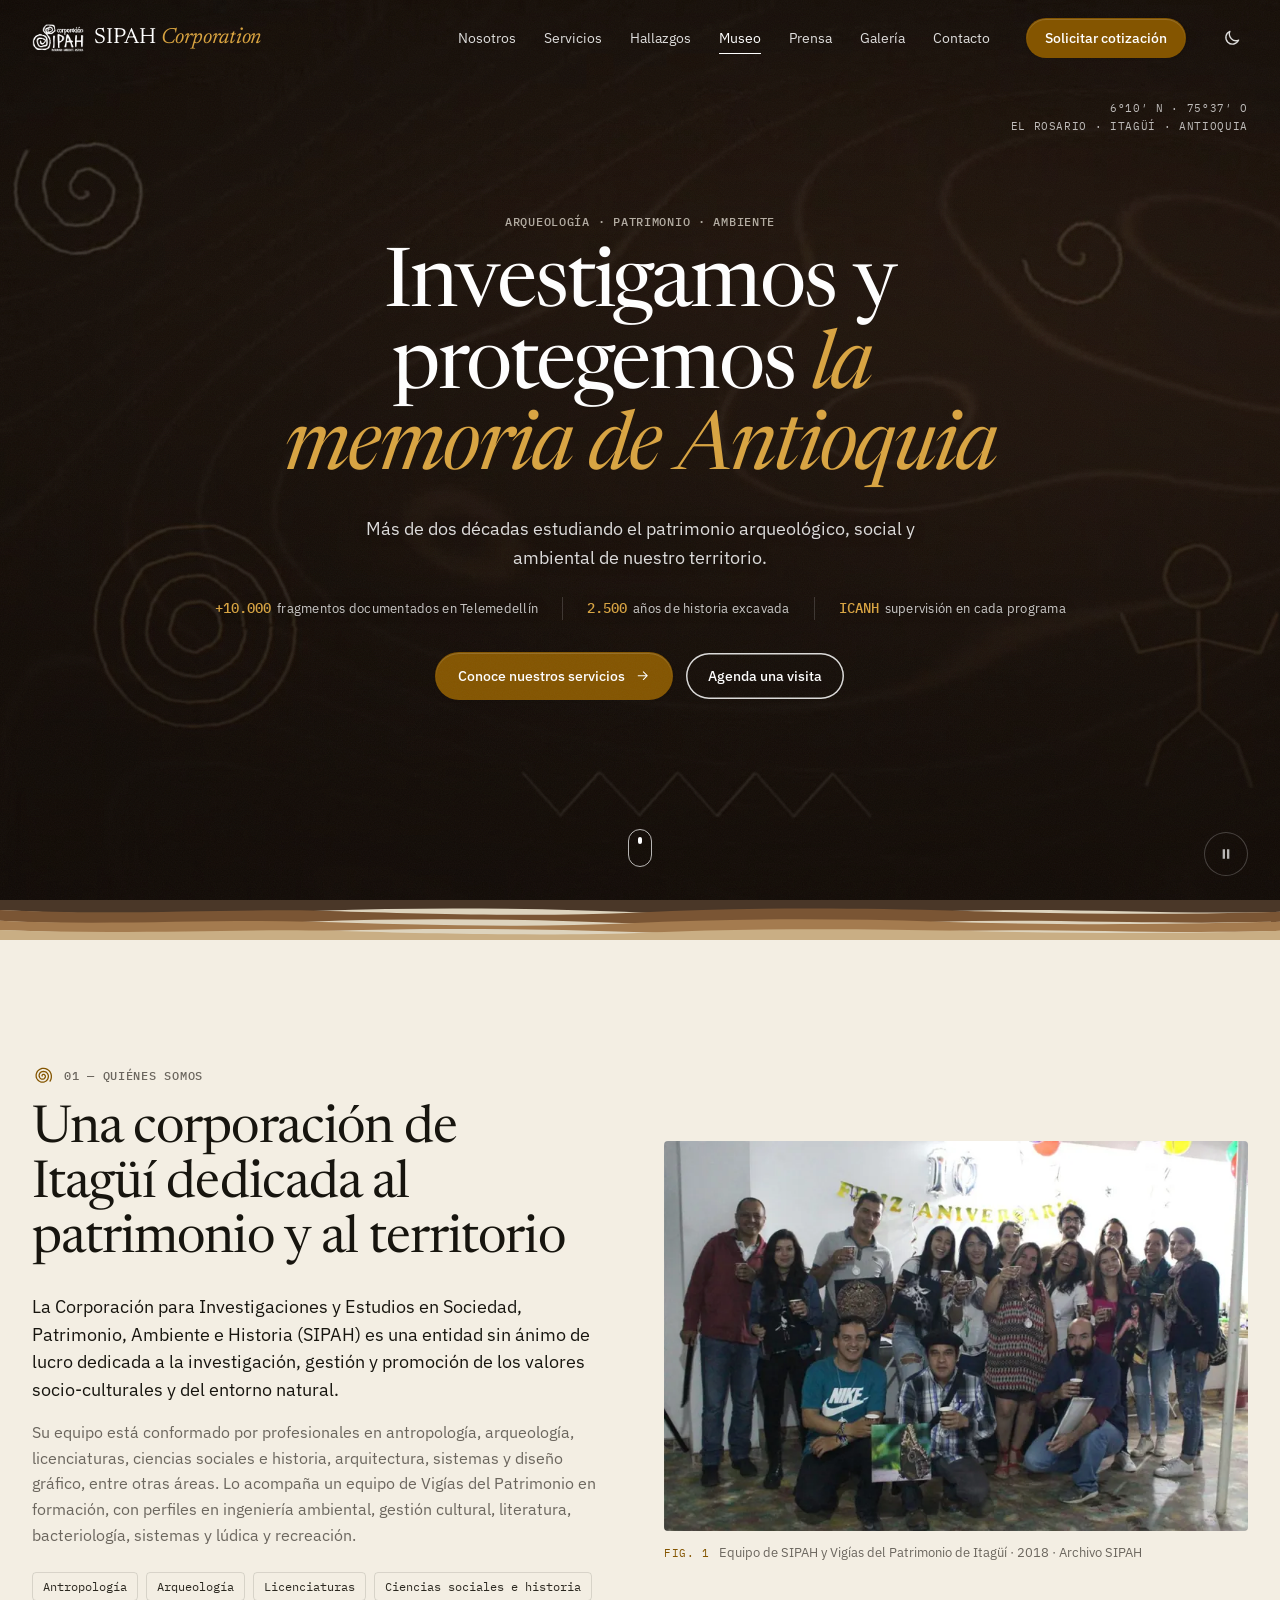
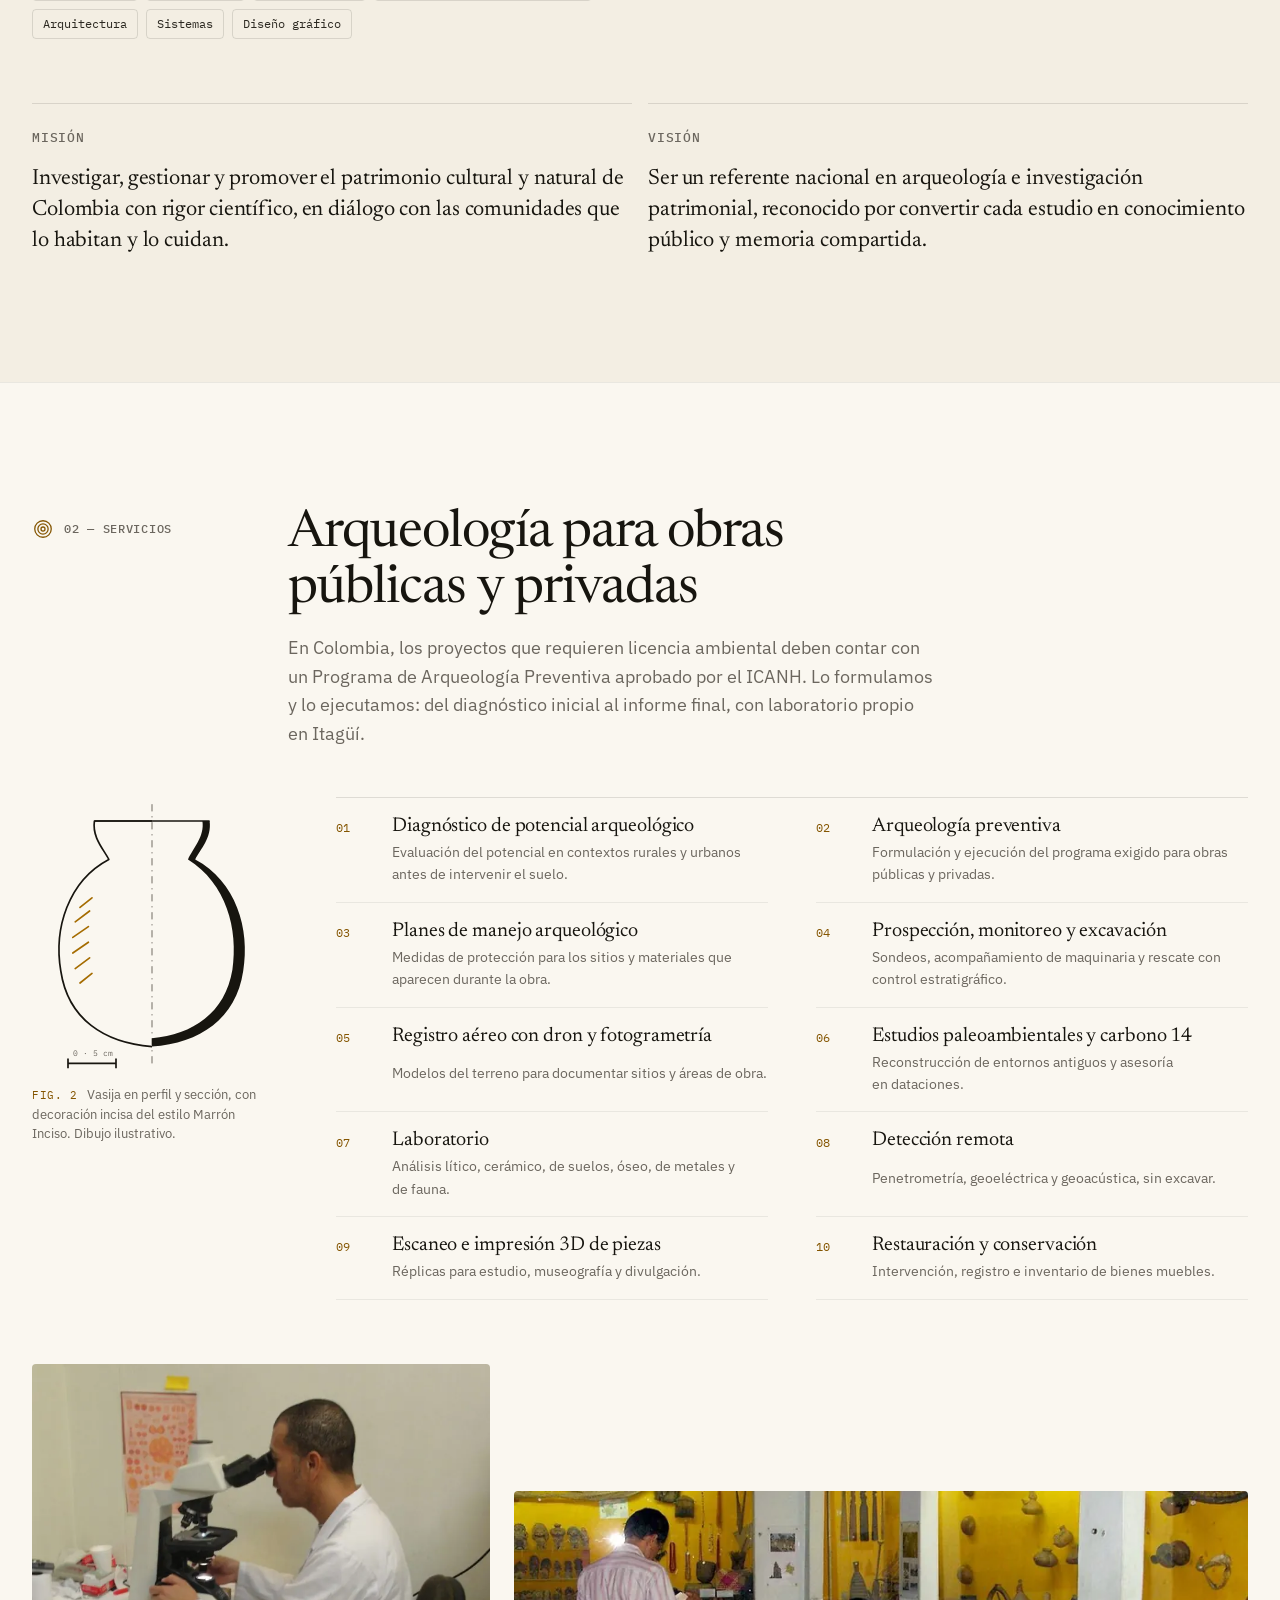
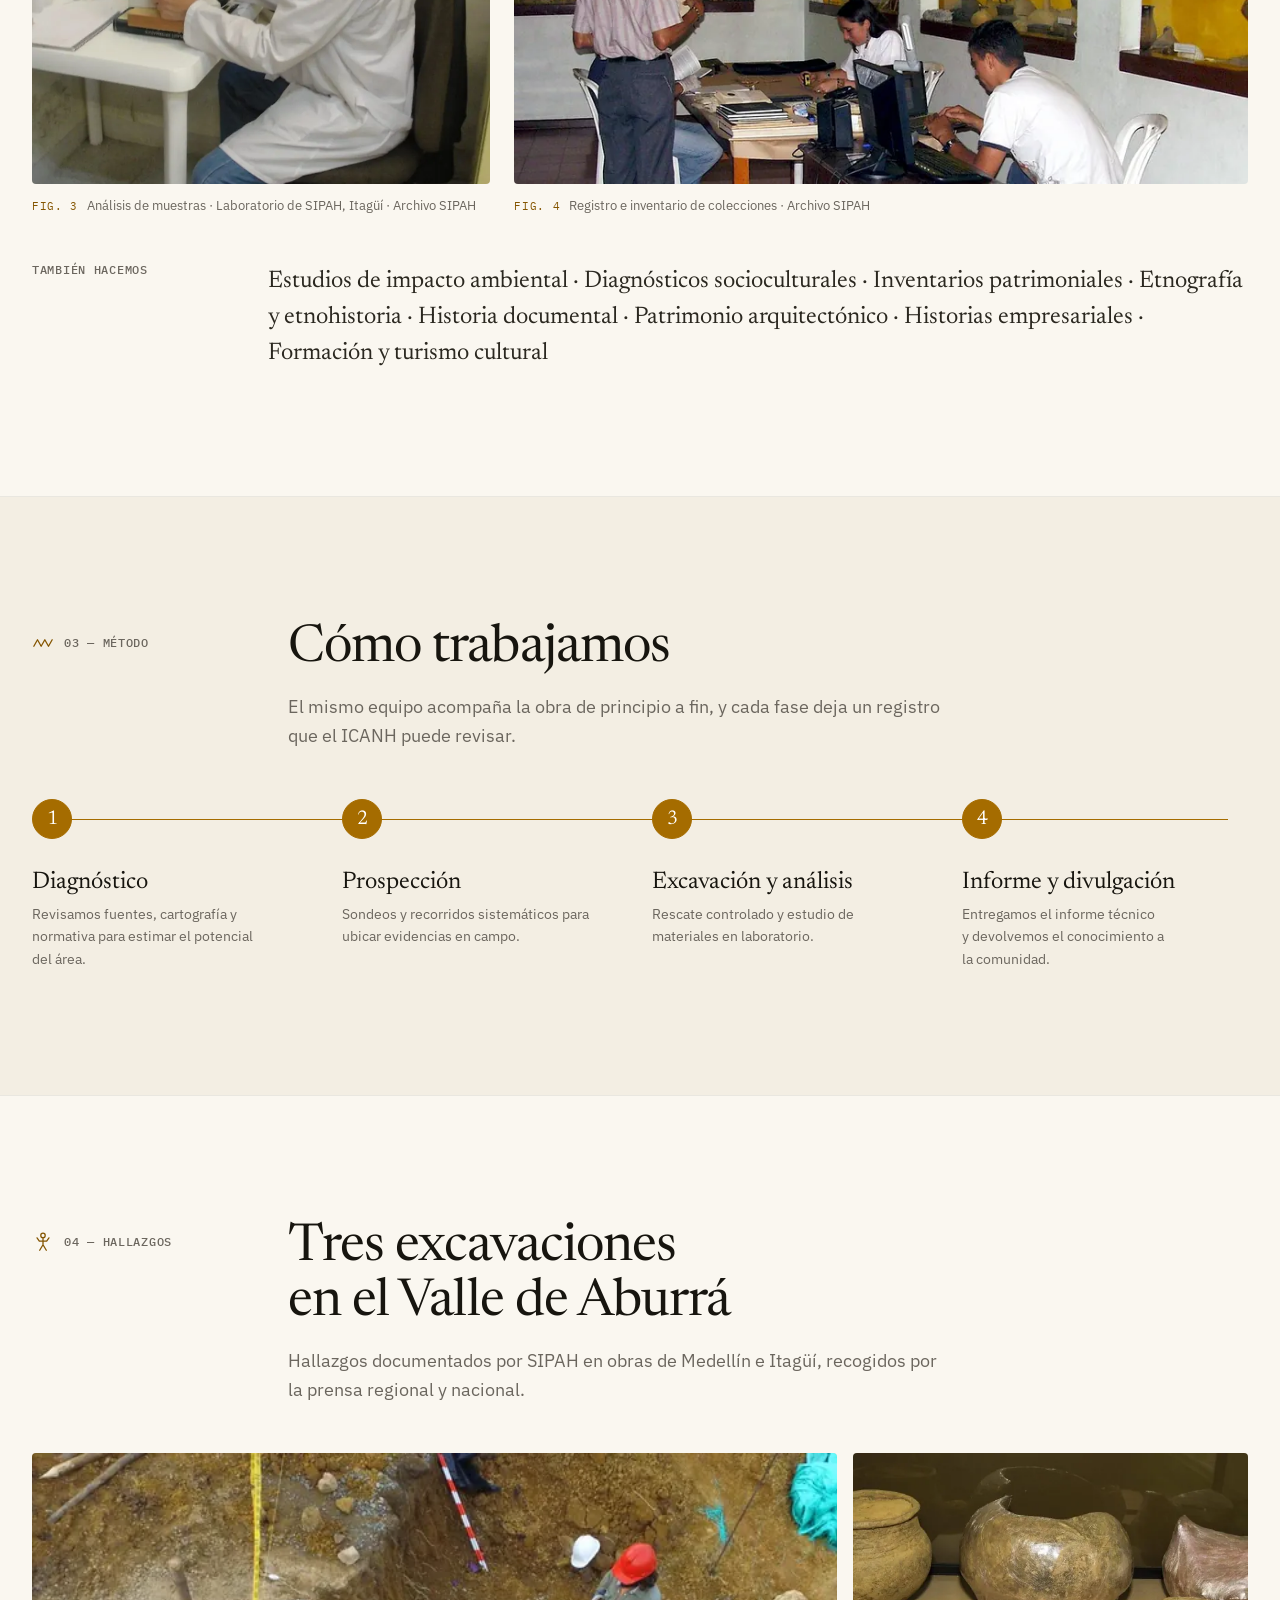
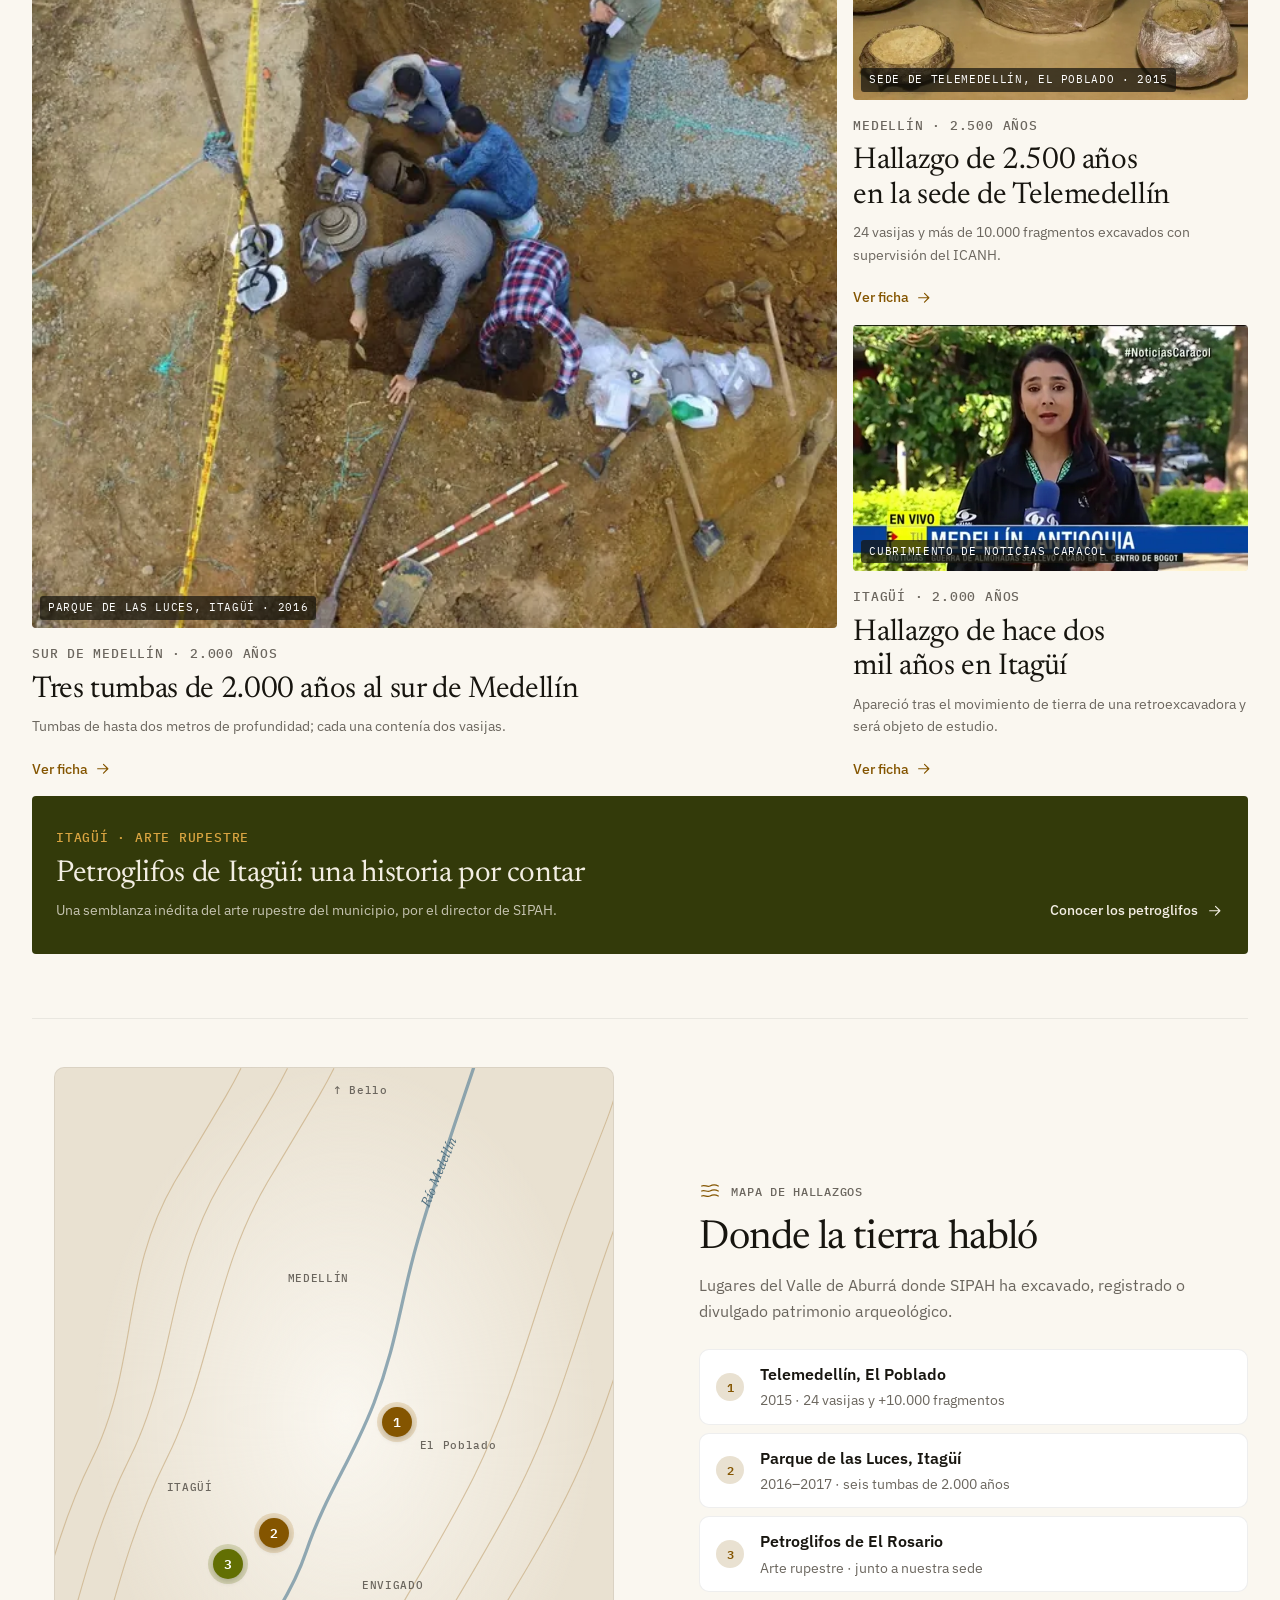
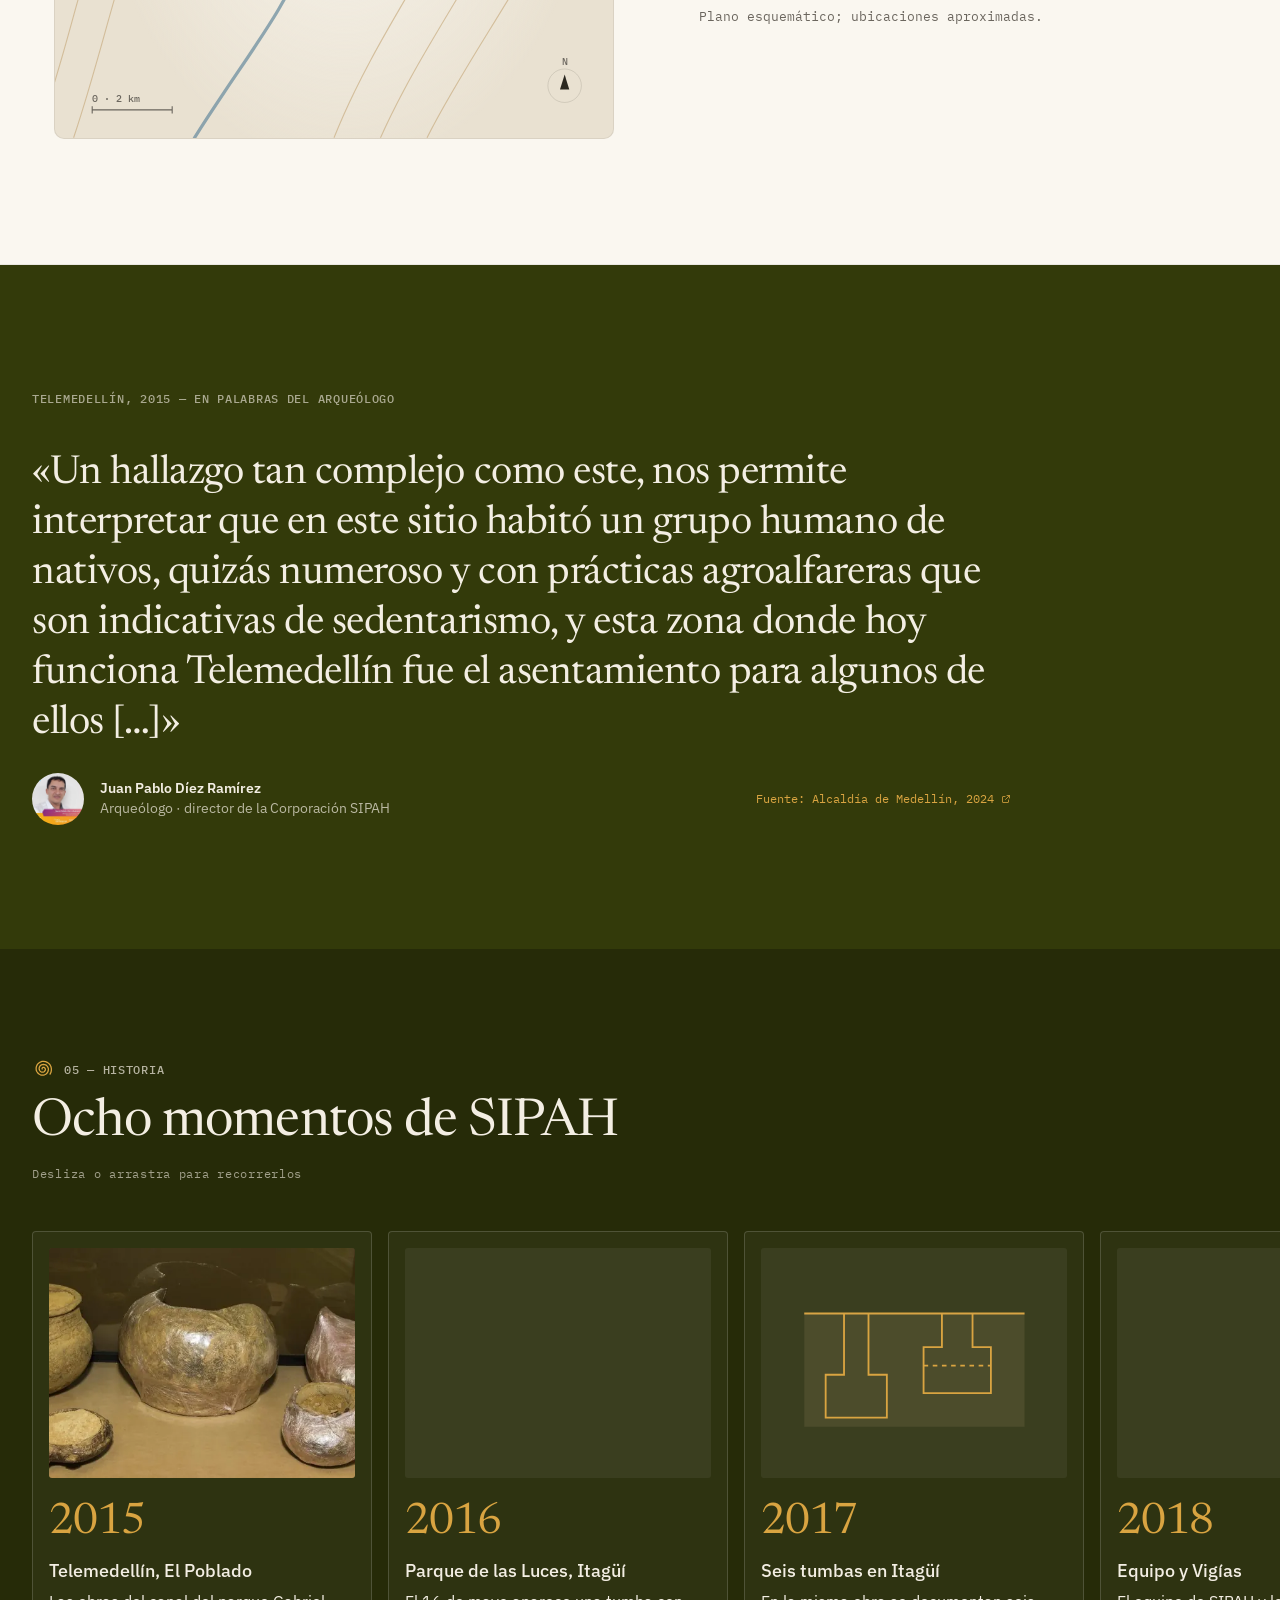
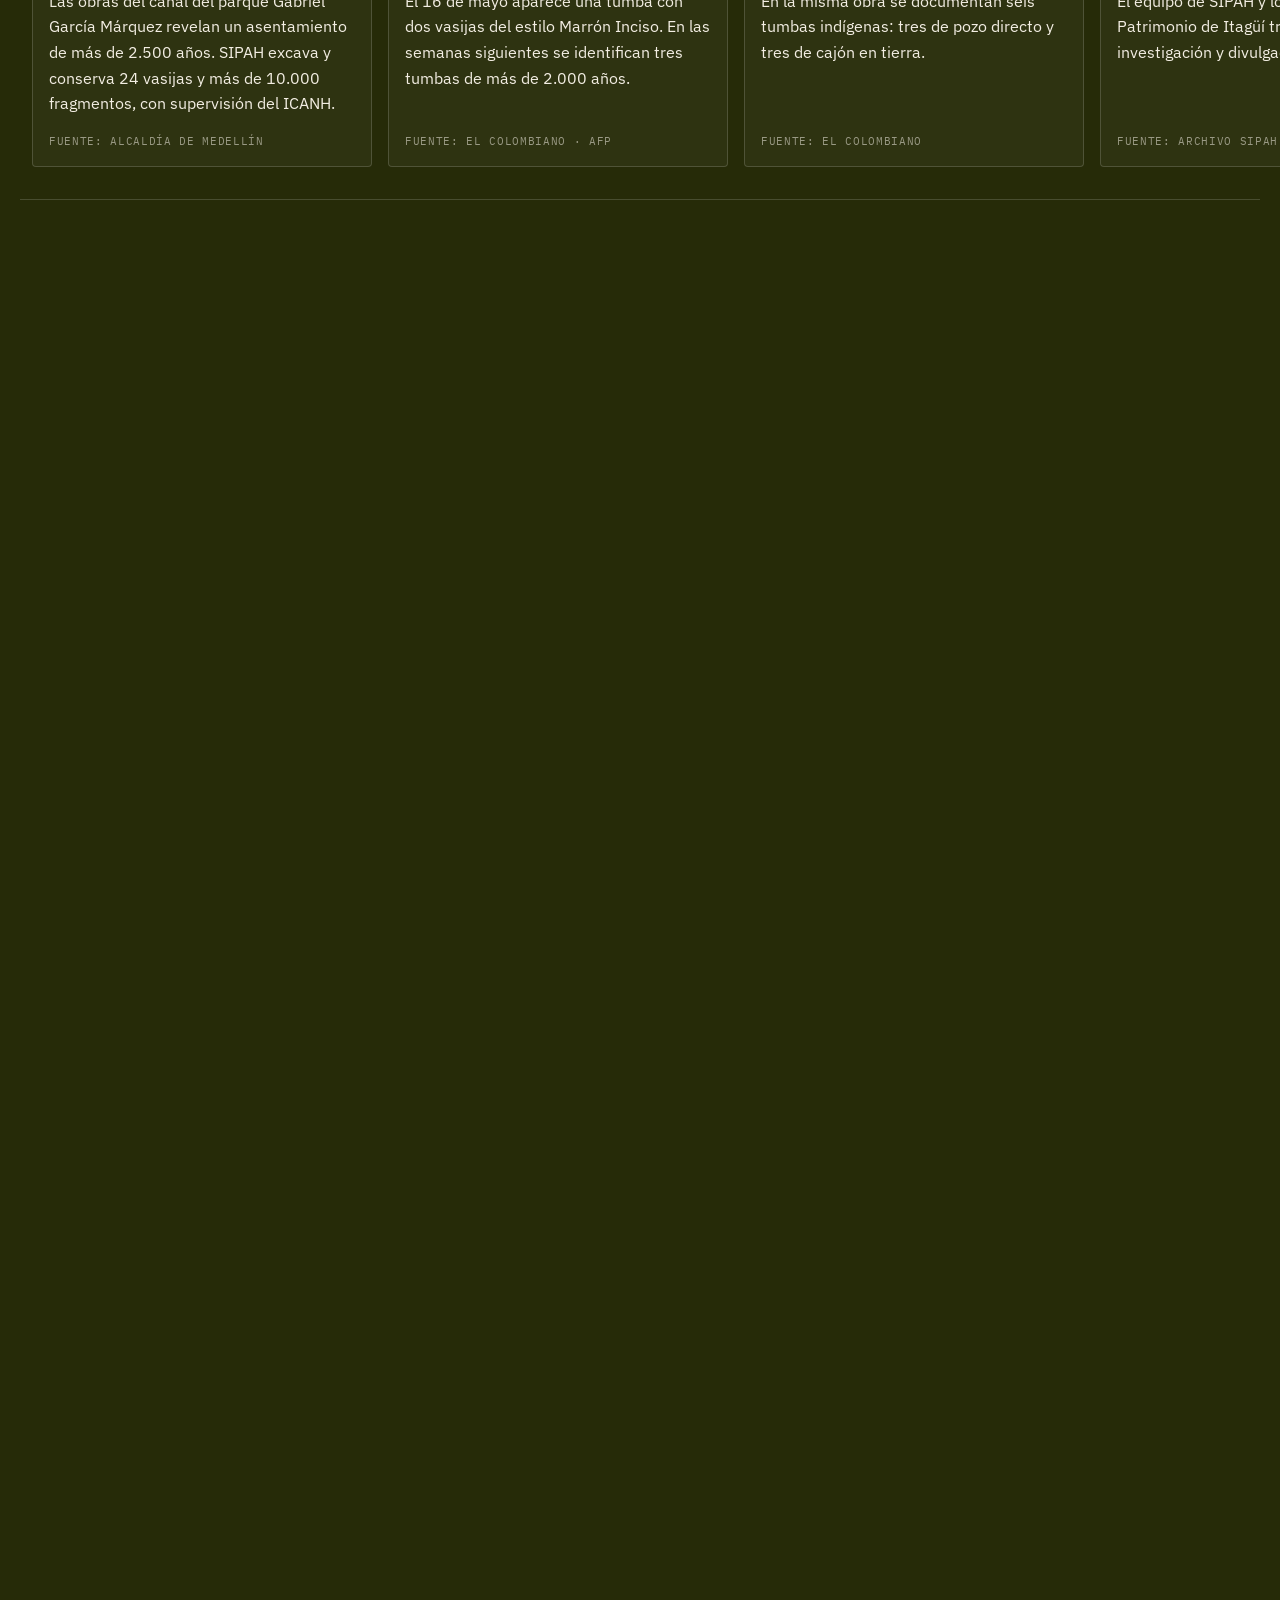
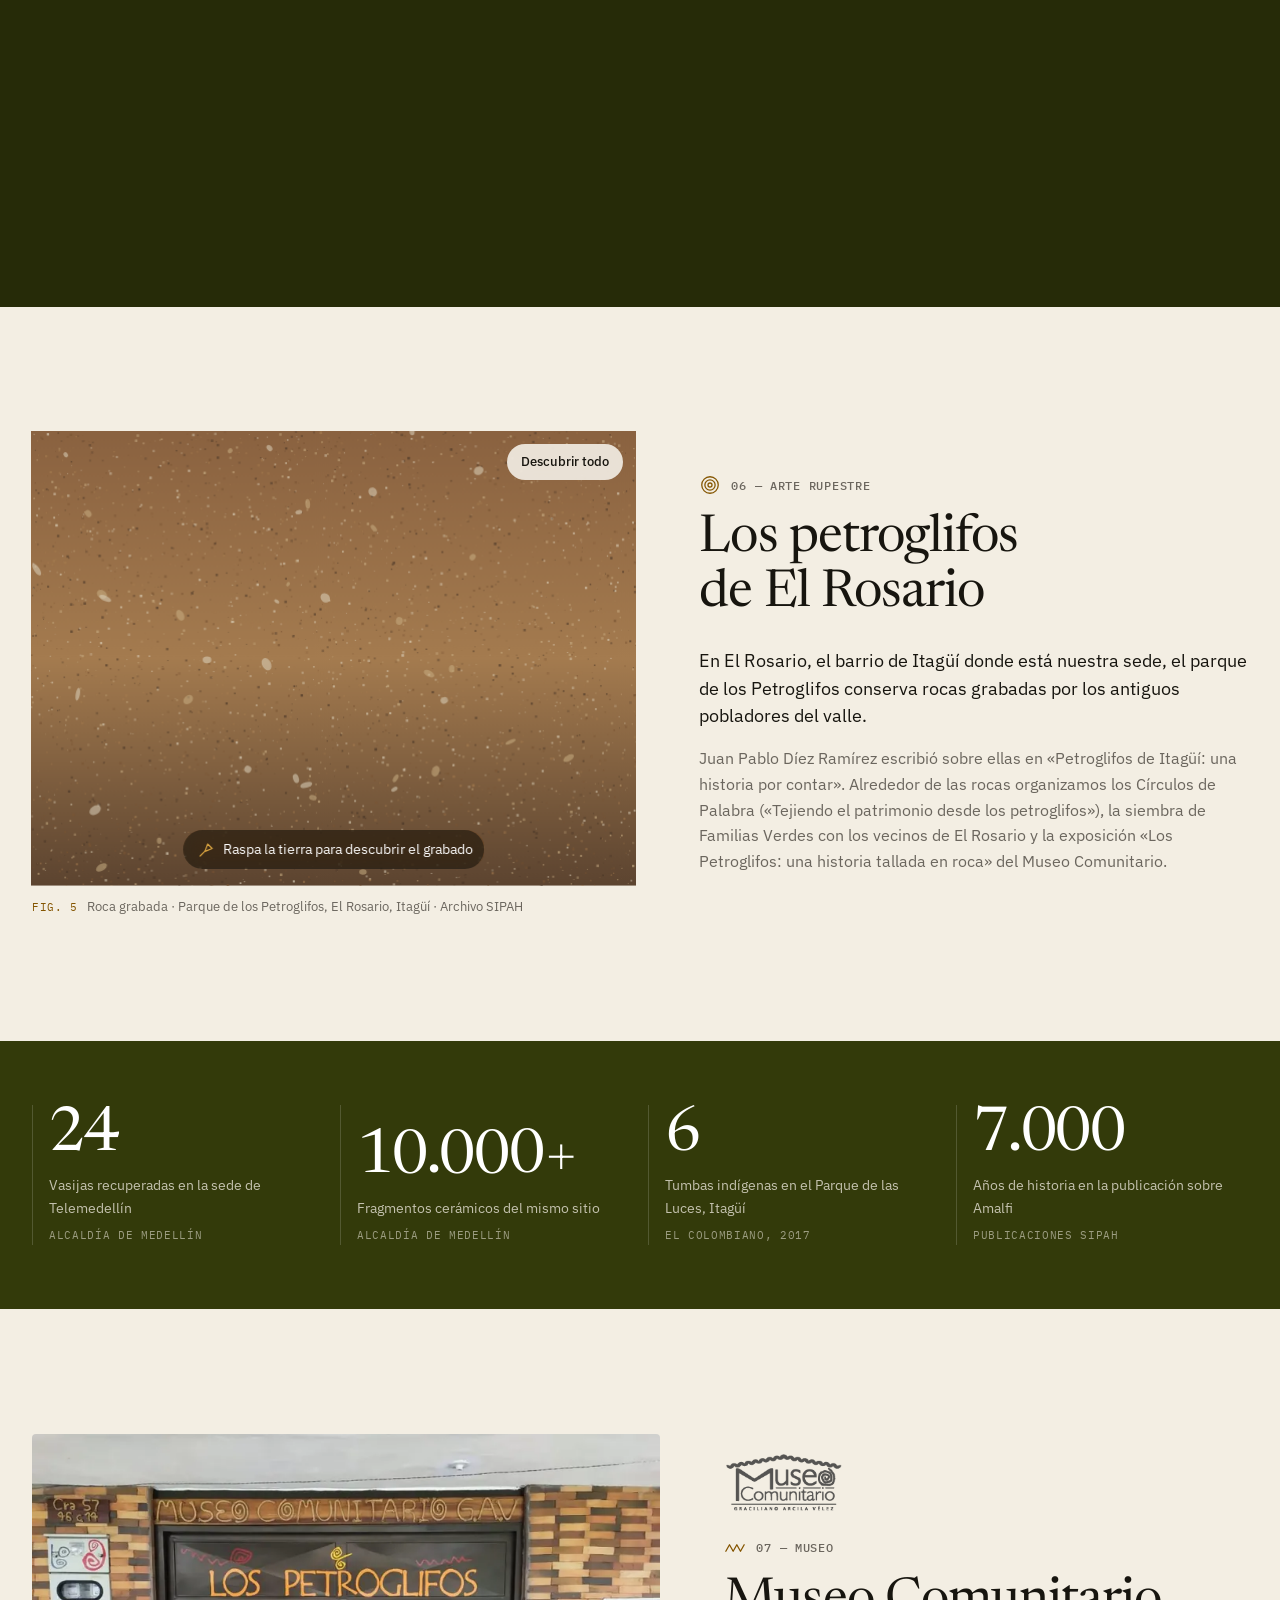
<file: index.html>
<!doctype html>
<html lang="es-CO">
<head>
  <meta charset="utf-8">
  <meta name="viewport" content="width=device-width, initial-scale=1, viewport-fit=cover, interactive-widget=resizes-content">
  <title>SIPAH Corporation · Arqueología e investigación patrimonial en Colombia</title>
  <meta name="description" content="SIPAH Corporation: investigación arqueológica, arqueología preventiva, planes de manejo y gestión patrimonial para obras públicas y privadas en Colombia. Sede en Itagüí, Antioquia.">
  <meta name="theme-color" content="#17150F">
  <meta name="color-scheme" content="light dark">
  <!-- Tema antes del primer pintado (sin destello): elección guardada o la del sistema -->
  <script src="theme.js"></script>
  <!-- TODO: reemplazar https://www.sipah.org por el dominio definitivo -->
  <link rel="canonical" href="https://www.sipah.org/">

  <!-- Open Graph -->
  <meta property="og:type" content="website">
  <meta property="og:locale" content="es_CO">
  <meta property="og:site_name" content="SIPAH Corporation">
  <meta property="og:title" content="SIPAH Corporation · Descubrimos la historia que guarda la tierra">
  <meta property="og:description" content="Investigación arqueológica, gestión patrimonial y estudios ambientales para obras públicas y privadas en Colombia.">
  <meta property="og:url" content="https://www.sipah.org/">
  <meta property="og:image" content="https://www.sipah.org/img-original/colombia4_0d9ebaf0.jpg">
  <meta property="og:image:width" content="1280">
  <meta property="og:image:height" content="960">
  <meta property="og:image:alt" content="Excavación arqueológica con cuadrícula y perfil estratigráfico">

  <!-- Twitter Card -->
  <meta name="twitter:card" content="summary_large_image">
  <meta name="twitter:site" content="@sipahitagui">
  <meta name="twitter:title" content="SIPAH Corporation · Arqueología y patrimonio">
  <meta name="twitter:description" content="Investigación arqueológica, gestión patrimonial y estudios ambientales en Colombia.">
  <meta name="twitter:image" content="https://www.sipah.org/img-original/colombia4_0d9ebaf0.jpg">

  <link rel="icon" type="image/png" href="img-original/logo-sipah.png">

  <!-- Fuentes: display=swap + métricas de fallback ajustadas en styles.css -->
  <link rel="preconnect" href="https://fonts.googleapis.com">
  <link rel="preconnect" href="https://fonts.gstatic.com" crossorigin>
  <link rel="stylesheet" href="https://fonts.googleapis.com/css2?family=Newsreader:ital,opsz,wght@0,6..72,400;0,6..72,500;1,6..72,400&family=IBM+Plex+Sans:wght@400;500;600&family=IBM+Plex+Mono:wght@400;500&display=swap">

  <!-- Póster del video del hero: es lo primero que se pinta (y lo único con ahorro de datos) -->
  <link rel="preload" as="image" href="sipah-fondo-poster.jpg" fetchpriority="high">
  <link rel="stylesheet" href="styles.css">

  <script type="application/ld+json">
  {
    "@context": "https://schema.org",
    "@graph": [
      {
        "@type": ["Organization", "NGO"],
        "@id": "https://www.sipah.org/#org",
        "name": "SIPAH Corporation",
        "alternateName": "Corporación para Investigaciones y Estudios en Sociedad, Patrimonio, Ambiente e Historia",
        "url": "https://www.sipah.org/",
        "logo": "https://www.sipah.org/img-original/logo-sipah.png",
        "email": "sipahitagui@gmail.com",
        "telephone": "+57 604 281 4022",
        "nonprofitStatus": "Nonprofit",
        "address": {
          "@type": "PostalAddress",
          "streetAddress": "Carrera 57 # 46 C 14, El Rosario",
          "addressLocality": "Itagüí",
          "addressRegion": "Antioquia",
          "postalCode": "055412",
          "addressCountry": "CO"
        },
        "sameAs": [
          "https://www.facebook.com/CorporacionSipah",
          "https://x.com/sipahitagui",
          "https://www.youtube.com/user/CorporacionSIPAH",
          "https://www.instagram.com/museocomunitariogav"
        ]
      },
      {
        "@type": "Museum",
        "name": "Museo Comunitario Graciliano Arcila Vélez (G.A.V.)",
        "parentOrganization": { "@id": "https://www.sipah.org/#org" },
        "address": {
          "@type": "PostalAddress",
          "streetAddress": "Carrera 57 # 46 C 14, El Rosario",
          "addressLocality": "Itagüí",
          "addressRegion": "Antioquia",
          "postalCode": "055412",
          "addressCountry": "CO"
        },
        "openingHoursSpecification": [{
          "@type": "OpeningHoursSpecification",
          "dayOfWeek": ["Friday", "Saturday"],
          "opens": "09:00",
          "closes": "16:30"
        }],
        "sameAs": ["https://www.instagram.com/museocomunitariogav", "https://www.facebook.com/gracilianoarcilavelez.museocomunitario.3", "https://x.com/gav_museo"]
      },
      {
        "@type": "FAQPage",
        "@id": "https://www.sipah.org/#faq",
        "mainEntity": [
          {
            "@type": "Question",
            "name": "¿Qué obras necesitan un Programa de Arqueología Preventiva?",
            "acceptedAnswer": {
              "@type": "Answer",
              "text": "Por ley, los proyectos que requieren licencia ambiental deben contar con un Programa de Arqueología Preventiva aprobado por el ICANH antes de intervenir el suelo (Ley 1185 de 2008 y Decreto 138 de 2019). En otros casos puede exigirlo el plan de ordenamiento territorial o el plan de manejo de una zona de interés arqueológico. Si no tienes claro tu caso, lo revisamos contigo."
            }
          },
          {
            "@type": "Question",
            "name": "¿Qué pasa si aparece un hallazgo arqueológico durante la obra?",
            "acceptedAnswer": {
              "@type": "Answer",
              "text": "Hay que detener la intervención en ese punto y dar aviso al ICANH, que define cómo continuar. Con un programa de arqueología preventiva en marcha, el equipo arqueológico ya está en la obra para registrar y rescatar el hallazgo con control estratigráfico, y la afectación al cronograma es menor."
            }
          },
          {
            "@type": "Question",
            "name": "¿Cuánto tarda un estudio arqueológico?",
            "acceptedAnswer": {
              "@type": "Answer",
              "text": "Depende del área, del potencial arqueológico del terreno y de la fase del proyecto: no es lo mismo un diagnóstico que un rescate. En la cotización te entregamos un cronograma por fases ajustado a tu obra."
            }
          },
          {
            "@type": "Question",
            "name": "¿Qué entregan al terminar?",
            "acceptedAnswer": {
              "@type": "Answer",
              "text": "El informe técnico para radicar ante el ICANH, con el registro de campo, la cartografía, los análisis de laboratorio de los materiales y las medidas de manejo. También acompañamos la divulgación del conocimiento con la comunidad cuando el proyecto lo requiere."
            }
          },
          {
            "@type": "Question",
            "name": "¿Tienen laboratorio propio?",
            "acceptedAnswer": {
              "@type": "Answer",
              "text": "Sí. En nuestra sede de Itagüí analizamos material lítico, cerámico, óseo, de suelos, metales y fauna, y hacemos registro, inventario, conservación y escaneo 3D de piezas."
            }
          },
          {
            "@type": "Question",
            "name": "¿Cómo empiezo?",
            "acceptedAnswer": {
              "@type": "Answer",
              "text": "Responde las tres preguntas del asistente de esta página o escríbenos con la ubicación y el alcance de tu proyecto. Respondemos en un plazo de 2 días hábiles."
            }
          }
        ]
      }
    ]
  }
  </script>
</head>
<body>
  <script>document.documentElement.classList.add('js');</script>

  <!-- ============ SPRITE DE ÍCONOS ============ -->
  <svg width="0" height="0" style="position:absolute" aria-hidden="true" focusable="false">
    <defs>
      <symbol id="i-arrow" viewBox="0 0 24 24"><path d="M5 12h14M13 6l6 6-6 6"/></symbol>
      <symbol id="i-close" viewBox="0 0 24 24"><path d="M6 6l12 12M18 6L6 18"/></symbol>
      <symbol id="i-chev-l" viewBox="0 0 24 24"><path d="M15 5l-7 7 7 7"/></symbol>
      <symbol id="i-chev-r" viewBox="0 0 24 24"><path d="M9 5l7 7-7 7"/></symbol>
      <symbol id="i-menu" viewBox="0 0 24 24"><path d="M4 8h16M4 16h16"/></symbol>
      <symbol id="i-pin" viewBox="0 0 24 24"><path d="M12 21s-7-6.2-7-11.5a7 7 0 0 1 14 0C19 14.8 12 21 12 21z"/><circle cx="12" cy="9.5" r="2.5"/></symbol>
      <symbol id="i-phone" viewBox="0 0 24 24"><path d="M5 4h3l2 5-2.5 1.5a11 11 0 0 0 6 6L15 14l5 2v3a2 2 0 0 1-2 2A16 16 0 0 1 3 6a2 2 0 0 1 2-2z"/></symbol>
      <symbol id="i-mail" viewBox="0 0 24 24"><rect x="3" y="5" width="18" height="14" rx="2"/><path d="M3 7l9 6 9-6"/></symbol>
      <symbol id="i-clock" viewBox="0 0 24 24"><circle cx="12" cy="12" r="9"/><path d="M12 7v5l3 2"/></symbol>
      <symbol id="i-check" viewBox="0 0 24 24"><path d="M5 12.5l4.5 4.5L19 7.5"/></symbol>
      <symbol id="i-external" viewBox="0 0 24 24"><path d="M14 5h5v5M19 5l-8 8M17 14v4a1 1 0 0 1-1 1H6a1 1 0 0 1-1-1V8a1 1 0 0 1 1-1h4"/></symbol>
      <symbol id="i-sun" viewBox="0 0 24 24"><circle cx="12" cy="12" r="4"/><path d="M12 2.5v2M12 19.5v2M4.6 4.6l1.4 1.4M18 18l1.4 1.4M2.5 12h2M19.5 12h2M4.6 19.4L6 18M18 6l1.4-1.4"/></symbol>
      <symbol id="i-moon" viewBox="0 0 24 24"><path d="M20 14.5A8 8 0 0 1 9.5 4a8 8 0 1 0 10.5 10.5z"/></symbol>
      <symbol id="i-pause" viewBox="0 0 24 24"><path fill="currentColor" stroke="none" d="M7 5h3.5v14H7zM13.5 5H17v14h-3.5z"/></symbol>
      <symbol id="i-play" viewBox="0 0 24 24"><path fill="currentColor" stroke="none" d="M8 5.5v13a.8.8 0 0 0 1.2.7l10.4-6.5a.8.8 0 0 0 0-1.4L9.2 4.8A.8.8 0 0 0 8 5.5z"/></symbol>
      <!-- Petroglifos: los mismos motivos grabados del video del hero.
           pathLength="1" permite "grabarlos" con stroke-dashoffset de 1 a 0. -->
      <symbol id="i-p-spiral" viewBox="0 0 24 24"><path pathLength="1" d="M11.1 12.0 L11.0 11.8 11.0 11.5 11.0 11.2 11.2 10.9 11.4 10.6 11.7 10.4 12.1 10.2 12.5 10.2 13.0 10.3 13.5 10.5 13.9 10.8 14.2 11.2 14.5 11.7 14.6 12.3 14.6 13.0 14.4 13.6 14.0 14.2 13.5 14.7 12.9 15.1 12.2 15.4 11.3 15.4 10.5 15.3 9.7 15.0 9.0 14.4 8.4 13.7 8.0 12.9 7.8 11.9 7.8 10.9 8.1 9.9 8.5 9.0 9.3 8.2 10.2 7.5 11.2 7.1 12.4 6.9 13.6 7.1 14.8 7.5 15.8 8.1 16.7 9.1 17.4 10.2 17.8 11.5 17.9 12.8 17.6 14.2 17.1 15.5 16.2 16.7 15.0 17.7 13.7 18.3 12.2 18.7 10.6 18.7 9.1 18.3 7.6 17.5 6.4 16.4 5.4 15.0 4.7 13.5 4.5 11.7 4.6 10.0 5.2 8.3 6.1 6.7 7.5 5.4 9.1 4.4 10.9 3.8 12.8 3.6 14.8 3.9 16.6 4.7 18.3 5.9 19.6 7.4 20.6 9.3 21.1 11.3 21.1 13.5 20.7 15.6 19.7 17.6"/></symbol>
      <symbol id="i-p-rings" viewBox="0 0 24 24"><circle pathLength="1" cx="12" cy="12" r="9"/><circle pathLength="1" cx="12" cy="12" r="5.6"/><circle pathLength="1" cx="12" cy="12" r="2.2"/></symbol>
      <symbol id="i-p-human" viewBox="0 0 24 24"><circle pathLength="1" cx="12" cy="4.8" r="2.4"/><path pathLength="1" d="M12 7.2V15M5.5 7.5 8 11h8l2.5-3.5M12 15l-3.6 6M12 15l3.6 6"/></symbol>
      <symbol id="i-p-zigzag" viewBox="0 0 24 24"><path pathLength="1" d="M2 15.5 6 8.5l4 7 4-7 4 7 4-7"/></symbol>
      <symbol id="i-p-strata" viewBox="0 0 24 24"><path pathLength="1" d="M3 6.5c3-1.6 6 1.6 9 0s6-1.6 9 0M3 12c3-1.6 6 1.6 9 0s6-1.6 9 0M3 17.5c3-1.6 6 1.6 9 0s6-1.6 9 0"/></symbol>
      <symbol id="i-alert" viewBox="0 0 24 24"><circle cx="12" cy="12" r="9"/><path d="M12 7.5v5.5M12 16.5v.01"/></symbol>
      <!-- Servicios -->
      <symbol id="i-search" viewBox="0 0 24 24"><circle cx="11" cy="11" r="6.5"/><path d="M20 20l-4.2-4.2"/></symbol>
      <symbol id="i-shield" viewBox="0 0 24 24"><path d="M12 3l7 3v5.5c0 4.4-3 8-7 9.5-4-1.5-7-5.1-7-9.5V6z"/><path d="M9 12l2 2 4-4"/></symbol>
      <symbol id="i-map" viewBox="0 0 24 24"><path d="M9 4L3 6v14l6-2 6 2 6-2V4l-6 2z"/><path d="M9 4v14M15 6v14"/></symbol>
      <symbol id="i-trowel" viewBox="0 0 24 24"><path d="M14 4l6 6-8.5 3.5L10.5 13.5 14 4z"/><path d="M10.5 13.5L4 20"/></symbol>
      <symbol id="i-drone" viewBox="0 0 24 24"><rect x="9" y="10" width="6" height="4" rx="1"/><path d="M9 11L5.5 7.5M15 11l3.5-3.5M9 13l-3.5 3.5M15 13l3.5 3.5"/><circle cx="5" cy="7" r="2"/><circle cx="19" cy="7" r="2"/><circle cx="5" cy="17" r="2"/><circle cx="19" cy="17" r="2"/></symbol>
      <symbol id="i-leaf" viewBox="0 0 24 24"><path d="M5 19c0-8 5-13 14-14 0 9-5 14-13 14z"/><path d="M5 19l7-7"/></symbol>
      <symbol id="i-flask" viewBox="0 0 24 24"><path d="M9 3h6M10 3v6l-5 9a2 2 0 0 0 1.8 3h10.4a2 2 0 0 0 1.8-3l-5-9V3"/><path d="M7.5 15h9"/></symbol>
      <symbol id="i-radar" viewBox="0 0 24 24"><path d="M3 18h18"/><path d="M6 18a6 6 0 0 1 12 0"/><path d="M9.5 18a2.5 2.5 0 0 1 5 0"/><path d="M12 4v4"/></symbol>
      <symbol id="i-cube" viewBox="0 0 24 24"><path d="M12 3l8 4.5v9L12 21l-8-4.5v-9z"/><path d="M12 12l8-4.5M12 12L4 7.5M12 12v9"/></symbol>
      <symbol id="i-brush" viewBox="0 0 24 24"><path d="M19 4l-8.5 8.5"/><path d="M10.5 12.5c-2 0-3.5 1.5-3.5 3.5 0 1.5-1 2.5-3 3 4 1.5 9 0 9-4"/></symbol>
      <symbol id="i-globe" viewBox="0 0 24 24"><circle cx="12" cy="12" r="9"/><path d="M3 12h18M12 3c2.5 2.7 3.8 5.7 3.8 9S14.5 18.3 12 21M12 3C9.5 5.7 8.2 8.7 8.2 12s1.3 6.3 3.8 9"/></symbol>
      <symbol id="i-moto" viewBox="0 0 24 24"><circle cx="6" cy="17" r="3"/><circle cx="18" cy="17" r="3"/><path d="M9 17h6l-2-6H8M13 11h4l1 6M5 9h4"/></symbol>
      <symbol id="i-puzzle" viewBox="0 0 24 24"><path d="M10 4h4v2.5a1.5 1.5 0 0 0 3 0V4h3v6h-2.5a1.5 1.5 0 0 0 0 3H20v7h-6v-2.5a1.5 1.5 0 0 0-3 0V20H4v-6h2.5a1.5 1.5 0 0 0 0-3H4V4z"/></symbol>
      <!-- Redes -->
      <symbol id="i-whatsapp" viewBox="0 0 24 24"><path fill="currentColor" stroke="none" d="M12 2a10 10 0 0 0-8.6 15.1L2 22l5-1.3A10 10 0 1 0 12 2zm0 18.2c-1.5 0-3-.4-4.3-1.2l-.3-.2-3 .8.8-2.9-.2-.3A8.2 8.2 0 1 1 12 20.2zm4.5-6.1c-.2-.1-1.5-.7-1.7-.8-.2-.1-.4-.1-.6.1l-.8 1c-.1.2-.3.2-.5.1a6.7 6.7 0 0 1-3.3-2.9c-.3-.4.2-.4.7-1.4.1-.2 0-.3 0-.4l-.8-1.8c-.2-.5-.4-.4-.6-.4h-.5a1 1 0 0 0-.7.3 3 3 0 0 0-.9 2.2c0 1.3.9 2.5 1.1 2.7.1.2 1.8 2.8 4.4 3.9 1.6.7 2.3.8 3.1.6.5-.1 1.5-.6 1.7-1.2.2-.6.2-1.1.2-1.2-.1-.2-.3-.2-.5-.3z"/></symbol>
      <symbol id="i-facebook" viewBox="0 0 24 24"><path fill="currentColor" stroke="none" d="M13.5 21v-7.5H16l.4-3h-2.9V8.6c0-.9.3-1.5 1.5-1.5h1.6V4.4a21 21 0 0 0-2.3-.1c-2.3 0-3.8 1.4-3.8 3.9v2.3H8v3h2.5V21z"/></symbol>
      <symbol id="i-x" viewBox="0 0 24 24"><path fill="currentColor" stroke="none" d="M17.7 3h3.1l-6.8 7.7L22 21h-6.2l-4.9-6.4L5.3 21H2.2l7.2-8.3L2 3h6.4l4.4 5.9zm-1.1 16.2h1.7L7.5 4.7H5.7z"/></symbol>
      <symbol id="i-youtube" viewBox="0 0 24 24"><path fill="currentColor" stroke="none" d="M21.6 7.2a2.5 2.5 0 0 0-1.8-1.8C18.2 5 12 5 12 5s-6.2 0-7.8.4A2.5 2.5 0 0 0 2.4 7.2 26 26 0 0 0 2 12a26 26 0 0 0 .4 4.8 2.5 2.5 0 0 0 1.8 1.8c1.6.4 7.8.4 7.8.4s6.2 0 7.8-.4a2.5 2.5 0 0 0 1.8-1.8A26 26 0 0 0 22 12a26 26 0 0 0-.4-4.8zM10 15V9l5.2 3z"/></symbol>
      <symbol id="i-instagram" viewBox="0 0 24 24"><rect x="3.5" y="3.5" width="17" height="17" rx="5"/><circle cx="12" cy="12" r="4"/><circle cx="17.3" cy="6.7" r=".6" fill="currentColor"/></symbol>
    </defs>
  </svg>

  <a class="skip-link" href="#contenido">Saltar al contenido</a>

  <!-- Barra de progreso de scroll -->
  <div class="scroll-progress" aria-hidden="true"><span></span></div>

  <!-- ============ NAVBAR ============ -->
  <header class="nav" data-nav>
    <span class="nav__glass" aria-hidden="true"></span>
    <div class="nav__inner container">
      <a class="nav__brand" href="#inicio" aria-label="SIPAH Corporation, ir al inicio">
        <img src="img-original/logo-sipah.png" alt="" width="148" height="81" decoding="async">
        <span class="nav__brand-text">SIPAH <em>Corporation</em></span>
      </a>
      <nav class="nav__links" aria-label="Principal">
        <a href="#nosotros">Nosotros</a>
        <a href="#servicios">Servicios</a>
        <a href="#proyectos">Hallazgos</a>
        <a href="#museo">Museo</a>
        <a href="#noticias">Prensa</a>
        <a href="galeria.html">Galería</a>
        <a href="#contacto">Contacto</a>
      </nav>
      <a class="btn btn--primary btn--sm nav__cta" href="#contacto" data-track="Menú: cotización">Solicitar cotización</a>
      <button class="nav__theme" type="button" aria-label="Cambiar a modo oscuro" data-theme-toggle>
        <svg class="icon i-moon" aria-hidden="true"><use href="#i-moon"/></svg>
        <svg class="icon i-sun" aria-hidden="true"><use href="#i-sun"/></svg>
      </button>
      <button class="nav__menu" type="button" aria-label="Abrir menú" aria-controls="drawer" aria-expanded="false" data-drawer-open>
        <svg class="icon" aria-hidden="true"><use href="#i-menu"/></svg>
      </button>
    </div>
  </header>

  <main id="contenido">

    <!-- ============ HERO ============ -->
    <!-- Video de fondo (16 s en bucle, sin audio): grabados de petroglifos sobre
         tonos tierra. Las fuentes van en data-src y main.js las activa solo si
         conviene: no se descargan con ahorro de datos ni con movimiento reducido.
         Sin JS (o si el autoplay falla) queda el póster, y debajo el mismo póster
         como fondo del hero. -->
    <section class="hero" id="inicio" aria-labelledby="hero-title" data-hero>
      <video class="hero__video" autoplay muted loop playsinline preload="metadata"
             poster="sipah-fondo-poster.jpg" width="1920" height="1080"
             aria-hidden="true" tabindex="-1" disablepictureinpicture data-hero-video>
        <source data-src="sipah-fondo.webm" type="video/webm">
        <source data-src="sipah-fondo.mp4" type="video/mp4">
      </video>
      <div class="hero__overlay" aria-hidden="true"></div>
      <!-- Coordenadas de la sede, como en una ficha de campo -->
      <p class="hero__coords" aria-hidden="true">6°10′ N · 75°37′ O<br>El Rosario · Itagüí · Antioquia</p>
      <div class="hero__content container">
        <p class="eyebrow eyebrow--light hero-in" style="--i:0">Arqueología · Patrimonio · Ambiente</p>
        <h1 class="hero__title" id="hero-title" data-split>Investigamos y protegemos <em>la&nbsp;memoria de Antioquia</em></h1>
        <p class="hero__sub hero-in" style="--i:2">Más de dos décadas estudiando el patrimonio arqueológico, social y ambiental de nuestro territorio.</p>
        <!-- Credenciales en el primer segundo: datos reales con fuente en la página -->
        <ul class="hero__proof hero-in" style="--i:3" aria-label="SIPAH en datos">
          <li><strong>+10.000</strong> fragmentos documentados en Telemedellín</li>
          <li><strong>2.500</strong> años de historia excavada</li>
          <li><strong>ICANH</strong> supervisión en cada programa</li>
        </ul>
        <div class="hero__ctas hero-in" style="--i:4">
          <a class="btn btn--primary" href="#servicios" data-track="Hero: servicios">Conoce nuestros servicios <svg class="icon" aria-hidden="true"><use href="#i-arrow"/></svg></a>
          <a class="btn btn--outline-light" href="#contacto" data-track="Hero: agendar visita">Agenda una visita</a>
        </div>
      </div>
      <!-- Indicador de scroll: un punto baja dentro de una cápsula -->
      <a class="hero__scroll hero-in" style="--i:5" href="#nosotros" aria-label="Bajar a la siguiente sección" data-hero-scroll>
        <span class="hero__scroll-mouse" aria-hidden="true"><span></span></span>
      </a>
      <!-- Pausa / reproducción del video (WCAG 2.2.2: todo movimiento de más de 5 s se puede detener) -->
      <button class="hero__toggle" type="button" aria-label="Pausar el video de fondo" data-hero-toggle hidden>
        <svg class="icon icon--pause" aria-hidden="true"><use href="#i-pause"/></svg>
        <svg class="icon icon--play" aria-hidden="true"><use href="#i-play"/></svg>
      </button>
    </section>

    <!-- Divisor en estratos: capas de suelo con colores de la tabla Munsell -->
    <div class="strata" aria-hidden="true">
      <svg viewBox="0 0 1200 48" preserveAspectRatio="none" focusable="false">
        <path class="strata__1" d="M0 0H1200V14C1100 18 1010 9 900 13S690 20 600 15 400 8 300 13 110 19 0 12Z"/>
        <path class="strata__2" d="M0 12C110 19 220 10 300 13S500 21 600 15 790 9 900 13 1100 18 1200 14V26C1080 30 980 22 880 26S680 33 590 28 390 21 290 26 100 31 0 25Z"/>
        <path class="strata__3" d="M0 25C100 31 200 23 290 26S490 34 590 28 780 22 880 26 1080 30 1200 26V37C1090 41 990 34 900 37S700 43 610 39 410 33 310 37 120 42 0 36Z"/>
        <path class="strata__4" d="M0 36C120 42 230 34 310 37S520 44 610 39 800 34 900 37 1090 41 1200 37V48H0Z"/>
      </svg>
    </div>

    <!-- ============ NOSOTROS ============ -->
    <section class="section" id="nosotros" aria-labelledby="nosotros-title">
      <div class="container about">
        <div class="about__text" data-reveal>
          <p class="eyebrow">01 — Quiénes somos</p>
          <h2 class="h2" id="nosotros-title">Una corporación de Itagüí dedicada al patrimonio y al territorio</h2>
          <!-- Texto real tomado de corporacionsipah.org/historia -->
          <p class="lead">La Corporación para Investigaciones y Estudios en Sociedad, Patrimonio, Ambiente e Historia (SIPAH) es una entidad sin ánimo de lucro dedicada a la investigación, gestión y promoción de los valores socio-culturales y del entorno natural.</p>
          <p>Su equipo está conformado por profesionales en antropología, arqueología, licenciaturas, ciencias sociales e historia, arquitectura, sistemas y diseño gráfico, entre otras áreas. Lo acompaña un equipo de Vigías del Patrimonio en formación, con perfiles en ingeniería ambiental, gestión cultural, literatura, bacteriología, sistemas y lúdica y recreación.</p>
          <ul class="tags" aria-label="Disciplinas del equipo">
            <li>Antropología</li><li>Arqueología</li><li>Licenciaturas</li><li>Ciencias sociales e historia</li><li>Arquitectura</li><li>Sistemas</li><li>Diseño gráfico</li>
          </ul>
        </div>
        <figure class="about__media" data-reveal>
          <img src="img-opt/grupo-sipah-2018-ok-1024x683-800.webp" srcset="img-opt/grupo-sipah-2018-ok-1024x683-480.webp 480w, img-opt/grupo-sipah-2018-ok-1024x683-800.webp 800w, img-opt/grupo-sipah-2018-ok-1024x683-1024.webp 1024w" sizes="(min-width: 1024px) 50vw, 100vw" alt="Equipo de SIPAH y Vigías del Patrimonio reunidos en 2018" width="1024" height="683" loading="lazy" decoding="async">
          <figcaption class="fig"><span class="fig__n">Fig. 1</span> Equipo de SIPAH y Vigías del Patrimonio de Itagüí · 2018 · Archivo SIPAH</figcaption>
        </figure>
      </div>

      <div class="container mv" data-reveal-group>
        <!-- PENDIENTE: reemplazar Misión y Visión por el texto oficial de
             corporacionsipah.org/mision y /vision (no se pudieron leer: el sitio limitó las peticiones) -->
        <article class="mv__card">
          <p class="mv__label">Misión</p>
          <p class="mv__text">Investigar, gestionar y promover el patrimonio cultural y natural de Colombia con rigor científico, en diálogo con las comunidades que lo habitan y lo cuidan.</p>
        </article>
        <article class="mv__card">
          <p class="mv__label">Visión</p>
          <p class="mv__text">Ser un referente nacional en arqueología e investigación patrimonial, reconocido por convertir cada estudio en conocimiento público y memoria compartida.</p>
        </article>
      </div>
    </section>

    <!-- ============ SERVICIOS DE ARQUEOLOGÍA ============
         Lista editorial (sin tarjetas ni íconos genéricos), un dibujo arqueológico
         con la convención de perfil y sección, y dos fotos documentales del laboratorio. -->
    <section class="section section--tint" id="servicios" aria-labelledby="servicios-title">
      <div class="container">
        <header class="section__head" data-reveal>
          <p class="eyebrow">02 — Servicios</p>
          <h2 class="h2" id="servicios-title">Arqueología para obras públicas y privadas</h2>
          <p class="section__intro">En Colombia, los proyectos que requieren licencia ambiental deben contar con un Programa de Arqueología Preventiva aprobado por el ICANH. Lo formulamos y lo ejecutamos: del diagnóstico inicial al informe final, con laboratorio propio en Itagüí.</p>
        </header>

        <div class="svc">
          <aside class="svc__aside" data-reveal>
            <!-- Dibujo técnico: mitad izquierda en perfil exterior, mitad derecha en sección (pared rellena), eje discontinuo -->
            <figure class="drawing">
              <svg viewBox="0 0 200 230" role="img" aria-labelledby="drawing-cap">
                <path class="drawing__axis" d="M100 6V222"/>
                <path class="drawing__line" d="M52 20H148"/>
                <path class="drawing__line" d="M100 20H52C50 34 60 44 64 52C30 70 18 110 24 145C30 185 60 205 100 208"/>
                <path class="drawing__section" d="M148 20C150 34 140 44 136 52C170 70 182 110 176 145C170 185 140 205 100 208L100 201C134 198 161 180 167 144C172 110 162 72 130 52C134 43 144 33 142 20Z"/>
                <path class="drawing__incise" d="M40 92l10-8M36 104l12-9M34 117l13-9M34 130l13-9M36 143l12-9M40 155l10-8"/>
                <path class="drawing__line" d="M30 222H70M30 218V226M70 218V226"/>
                <text class="drawing__scale" x="34" y="216">0 · 5 cm</text>
              </svg>
              <figcaption class="fig" id="drawing-cap"><span class="fig__n">Fig. 2</span> Vasija en perfil y sección, con decoración incisa del estilo Marrón Inciso. Dibujo ilustrativo.</figcaption>
            </figure>
          </aside>

          <ol class="svc__list" data-reveal-group>
            <li><span class="svc__n">01</span><h3>Diagnóstico de potencial arqueológico</h3><p>Evaluación del potencial en contextos rurales y urbanos antes de intervenir el suelo.</p></li>
            <li><span class="svc__n">02</span><h3>Arqueología preventiva</h3><p>Formulación y ejecución del programa exigido para obras públicas y privadas.</p></li>
            <li><span class="svc__n">03</span><h3>Planes de manejo arqueológico</h3><p>Medidas de protección para los sitios y materiales que aparecen durante la obra.</p></li>
            <li><span class="svc__n">04</span><h3>Prospección, monitoreo y excavación</h3><p>Sondeos, acompañamiento de maquinaria y rescate con control estratigráfico.</p></li>
            <li><span class="svc__n">05</span><h3>Registro aéreo con dron y fotogrametría</h3><p>Modelos del terreno para documentar sitios y áreas de obra.</p></li>
            <li><span class="svc__n">06</span><h3>Estudios paleoambientales y carbono 14</h3><p>Reconstrucción de entornos antiguos y asesoría en dataciones.</p></li>
            <li><span class="svc__n">07</span><h3>Laboratorio</h3><p>Análisis lítico, cerámico, de suelos, óseo, de metales y de fauna.</p></li>
            <li><span class="svc__n">08</span><h3>Detección remota</h3><p>Penetrometría, geoeléctrica y geoacústica, sin excavar.</p></li>
            <li><span class="svc__n">09</span><h3>Escaneo e impresión 3D de piezas</h3><p>Réplicas para estudio, museografía y divulgación.</p></li>
            <li><span class="svc__n">10</span><h3>Restauración y conservación</h3><p>Intervención, registro e inventario de bienes muebles.</p></li>
          </ol>
        </div>

        <div class="svc__photos" data-reveal-group>
          <figure>
            <img src="img-opt/investigador-768x1024-768.webp" srcset="img-opt/investigador-768x1024-480.webp 480w, img-opt/investigador-768x1024-768.webp 768w" sizes="(min-width: 1024px) 50vw, 100vw" alt="Investigador analizando muestras al microscopio en el laboratorio de SIPAH" width="768" height="1024" loading="lazy" decoding="async">
            <figcaption class="fig"><span class="fig__n">Fig. 3</span> Análisis de muestras · Laboratorio de SIPAH, Itagüí · Archivo SIPAH</figcaption>
          </figure>
          <figure>
            <img src="img-opt/registro-inventario-800.webp" srcset="img-opt/registro-inventario-480.webp 480w, img-opt/registro-inventario-800.webp 800w, img-opt/registro-inventario-1200.webp 1200w, img-opt/registro-inventario-1272.webp 1272w" sizes="(min-width: 1024px) 50vw, 100vw" alt="Profesionales registrando e inventariando piezas patrimoniales" width="1272" height="508" loading="lazy" decoding="async">
            <figcaption class="fig"><span class="fig__n">Fig. 4</span> Registro e inventario de colecciones · Archivo SIPAH</figcaption>
          </figure>
        </div>

        <div class="others" data-reveal>
          <h3 class="others__title">También hacemos</h3>
          <p class="others__list">Estudios de impacto ambiental · Diagnósticos socioculturales · Inventarios patrimoniales · Etnografía y etnohistoria · Historia documental · Patrimonio arquitectónico · Historias empresariales · Formación y turismo cultural</p>
        </div>
      </div>
    </section>

    <!-- ============ PROCESO ============ -->
    <section class="section" id="proceso" aria-labelledby="proceso-title">
      <div class="container">
        <header class="section__head" data-reveal>
          <p class="eyebrow">03 — Método</p>
          <h2 class="h2" id="proceso-title">Cómo trabajamos</h2>
          <p class="section__intro">El mismo equipo acompaña la obra de principio a fin, y cada fase deja un registro que el ICANH puede revisar.</p>
        </header>
        <ol class="process" data-process>
          <li class="process__line" aria-hidden="true"><span></span></li>
          <li class="process__step" style="--i:0"><span class="process__dot">1</span><h3>Diagnóstico</h3><p>Revisamos fuentes, cartografía y normativa para estimar el potencial del área.</p></li>
          <li class="process__step" style="--i:1"><span class="process__dot">2</span><h3>Prospección</h3><p>Sondeos y recorridos sistemáticos para ubicar evidencias en campo.</p></li>
          <li class="process__step" style="--i:2"><span class="process__dot">3</span><h3>Excavación y análisis</h3><p>Rescate controlado y estudio de materiales en laboratorio.</p></li>
          <li class="process__step" style="--i:3"><span class="process__dot">4</span><h3>Informe y divulgación</h3><p>Entregamos el informe técnico y devolvemos el conocimiento a la comunidad.</p></li>
        </ol>
      </div>
    </section>

    <!-- ============ PROYECTOS Y HALLAZGOS ============ -->
    <section class="section section--tint" id="proyectos" aria-labelledby="proyectos-title">
      <div class="container">
        <header class="section__head" data-reveal>
          <p class="eyebrow">04 — Hallazgos</p>
          <h2 class="h2" id="proyectos-title">Tres excavaciones en el Valle de Aburrá</h2>
          <p class="section__intro">Hallazgos documentados por SIPAH en obras de Medellín e Itagüí, recogidos por la prensa regional y nacional.</p>
        </header>
        <div class="projects" data-reveal-group>
          <article class="project project--lg">
            <!-- Datos reales: corporacionsipah.org (noticia del 27/09/2019) -->
            <div class="project__media"><img src="img-opt/colombia4_0d9ebaf0-800.webp" srcset="img-opt/colombia4_0d9ebaf0-480.webp 480w, img-opt/colombia4_0d9ebaf0-800.webp 800w, img-opt/colombia4_0d9ebaf0-1200.webp 1200w, img-opt/colombia4_0d9ebaf0-1280.webp 1280w" sizes="(min-width: 1024px) 50vw, 100vw" alt="Excavación de las tumbas prehispánicas halladas al sur de Medellín" width="1280" height="960" loading="lazy" decoding="async"><span class="project__cap">Parque de las Luces, Itagüí · 2016</span></div>
            <div class="project__body">
              <p class="project__meta">Sur de Medellín · 2.000 años</p>
              <h3>Tres tumbas de 2.000 años al sur de Medellín</h3>
              <p>Tumbas de hasta dos metros de profundidad; cada una contenía dos vasijas.</p>
              <button class="project__open" type="button" data-project-open="tumbas">Ver ficha <svg class="icon" aria-hidden="true"><use href="#i-arrow"/></svg></button>
            </div>
          </article>
          <article class="project">
            <div class="project__media"><img src="img-opt/hallazgo-vasijas-telemedellin-580.webp" srcset="img-opt/hallazgo-vasijas-telemedellin-480.webp 480w, img-opt/hallazgo-vasijas-telemedellin-580.webp 580w" sizes="(min-width: 1024px) 50vw, 100vw" alt="Vasijas cerámicas precolombinas halladas en la sede de Telemedellín" width="580" height="365" loading="lazy" decoding="async"><span class="project__cap">Sede de Telemedellín, El Poblado · 2015</span></div>
            <div class="project__body">
              <p class="project__meta">Medellín · 2.500 años</p>
              <h3>Hallazgo de 2.500 años en la sede de Telemedellín</h3>
              <p>24 vasijas y más de 10.000 fragmentos excavados con supervisión del ICANH.</p>
              <button class="project__open" type="button" data-project-open="telemedellin">Ver ficha <svg class="icon" aria-hidden="true"><use href="#i-arrow"/></svg></button>
            </div>
          </article>
          <article class="project">
            <div class="project__media"><img src="img-opt/noticia-caracol-800.webp" srcset="img-opt/noticia-caracol-480.webp 480w, img-opt/noticia-caracol-800.webp 800w, img-opt/noticia-caracol-1000.webp 1000w" sizes="(min-width: 1024px) 50vw, 100vw" alt="Reportaje de Noticias Caracol sobre el hallazgo arqueológico de hace dos mil años en Itagüí" width="1000" height="562" loading="lazy" decoding="async"><span class="project__cap">Cubrimiento de Noticias Caracol</span></div>
            <div class="project__body">
              <p class="project__meta">Itagüí · 2.000 años</p>
              <h3>Hallazgo de hace dos mil años en Itagüí</h3>
              <p>Apareció tras el movimiento de tierra de una retroexcavadora y será objeto de estudio.</p>
              <button class="project__open" type="button" data-project-open="itagui">Ver ficha <svg class="icon" aria-hidden="true"><use href="#i-arrow"/></svg></button>
            </div>
          </article>
          <a class="project project--link" href="#petroglifos">
            <div class="project__body">
              <p class="project__meta">Itagüí · Arte rupestre</p>
              <h3>Petroglifos de Itagüí: una historia por contar</h3>
              <p>Una semblanza inédita del arte rupestre del municipio, por el director de SIPAH.</p>
              <span class="project__more">Conocer los petroglifos <svg class="icon" aria-hidden="true"><use href="#i-arrow"/></svg></span>
            </div>
          </a>
        </div>

        <!-- Mapa de hallazgos: plano esquemático del Valle de Aburrá (norte arriba).
             Posiciones aproximadas, proyectadas desde lat/lon en un lienzo de 600×720.
             Cada pin abre la misma ficha que la tarjeta y la ficha nace del pin. -->
        <div class="sites" data-sites data-reveal>
          <div class="sites__map">
            <svg class="sites__svg" viewBox="0 0 600 720" aria-hidden="true" focusable="false">
              <!-- Curvas de nivel de las dos laderas del valle -->
              <g class="sites__contours">
                <path d="M20 720C60 600 70 520 120 420S170 220 230 120 290 20 300 0"/>
                <path d="M-20 720C20 610 30 520 80 420S120 220 180 120 240 20 250 0"/>
                <path d="M-60 720C-20 620 -10 520 40 420S70 220 130 120 190 20 200 0"/>
                <path d="M300 720C340 620 400 540 450 440S520 240 560 140 600 40 610 0"/>
                <path d="M350 720C390 630 450 550 500 450S570 250 610 150 650 50 660 0"/>
                <path d="M400 720C440 640 500 560 550 460S620 260 660 160"/>
              </g>
              <!-- Río Medellín (Aburrá), de sur a norte -->
              <path class="sites__river" d="M150 720C200 640 250 580 270 520S320 420 343 360 370 260 386 200 430 60 450 0"/>
              <text class="sites__river-label" x="402" y="150" transform="rotate(-68 402 150)">Río Medellín</text>
              <g class="sites__towns">
                <text x="250" y="230">MEDELLÍN</text>
                <text x="392" y="410">El Poblado</text>
                <text x="120" y="455">ITAGÜÍ</text>
                <text x="330" y="560">ENVIGADO</text>
                <text x="300" y="28">↑ Bello</text>
              </g>
              <g class="sites__compass" transform="translate(548 664)">
                <circle r="18"/><path d="M0 -12L5 4H-5Z"/><text y="-22">N</text>
              </g>
              <g class="sites__scale" transform="translate(40 690)">
                <path d="M0 0H86M0 -4V4M86 -4V4"/><text x="0" y="-9">0 · 2 km</text>
              </g>
            </svg>
            <button class="pin" type="button" style="--x:61.4%; --y:52.8%" data-project-open="telemedellin" data-pin="telemedellin" aria-label="Telemedellín, El Poblado: ver ficha del hallazgo"><span class="pin__n" aria-hidden="true">1</span></button>
            <button class="pin" type="button" style="--x:39.3%; --y:69.4%" data-project-open="tumbas" data-pin="tumbas" aria-label="Parque de las Luces, Itagüí: ver ficha del hallazgo"><span class="pin__n" aria-hidden="true">2</span></button>
            <a class="pin pin--alt" href="#petroglifos" style="--x:31%; --y:74%" data-pin="petro" aria-label="Petroglifos de El Rosario: ir a la sección"><span class="pin__n" aria-hidden="true">3</span></a>
          </div>
          <div class="sites__info">
            <p class="eyebrow">Mapa de hallazgos</p>
            <h3 class="sites__title">Donde la tierra habló</h3>
            <p class="sites__intro">Lugares del Valle de Aburrá donde SIPAH ha excavado, registrado o divulgado patrimonio arqueológico.</p>
            <ol class="sites__list">
              <li><button class="site" type="button" data-project-open="telemedellin" data-site="telemedellin"><span class="site__n">1</span><span><strong>Telemedellín, El Poblado</strong><small>2015 · 24 vasijas y +10.000 fragmentos</small></span></button></li>
              <li><button class="site" type="button" data-project-open="tumbas" data-site="tumbas"><span class="site__n">2</span><span><strong>Parque de las Luces, Itagüí</strong><small>2016–2017 · seis tumbas de 2.000 años</small></span></button></li>
              <li><a class="site" href="#petroglifos" data-site="petro"><span class="site__n">3</span><span><strong>Petroglifos de El Rosario</strong><small>Arte rupestre · junto a nuestra sede</small></span></a></li>
            </ol>
            <p class="sites__note">Plano esquemático; ubicaciones aproximadas.</p>
          </div>
        </div>
      </div>
    </section>

    <!-- ============ VOZ: cita textual del director ============
         Cita literal publicada por la Alcaldía de Medellín (20/03/2024). -->
    <section class="voice" aria-labelledby="voice-title">
      <div class="container voice__grid" data-reveal>
        <p class="eyebrow" id="voice-title">Telemedellín, 2015 — en palabras del arqueólogo</p>
        <blockquote class="voice__quote" cite="https://www.medellin.gov.co/es/sala-de-prensa/noticias/hallados-yacimientos-arqueologicos-en-zona-del-canal-telemedellin/">
          <p>«Un hallazgo tan complejo como este, nos permite interpretar que en este sitio habitó un grupo humano de nativos, quizás numeroso y con prácticas agroalfareras que son indicativas de sedentarismo, y esta zona donde hoy funciona Telemedellín fue el asentamiento para algunos de ellos […]»</p>
        </blockquote>
        <div class="voice__by">
          <img src="img-opt/3-1-1024x1024-800.webp" srcset="img-opt/3-1-1024x1024-480.webp 480w, img-opt/3-1-1024x1024-800.webp 800w, img-opt/3-1-1024x1024-1024.webp 1024w" sizes="52px" alt="" width="1024" height="1024" loading="lazy" decoding="async">
          <p><strong>Juan Pablo Díez Ramírez</strong><span>Arqueólogo · director de la Corporación SIPAH</span></p>
          <a class="voice__src" href="https://www.medellin.gov.co/es/sala-de-prensa/noticias/hallados-yacimientos-arqueologicos-en-zona-del-canal-telemedellin/" target="_blank" rel="noopener">Fuente: Alcaldía de Medellín, 2024 <svg class="icon" aria-hidden="true"><use href="#i-external"/></svg></a>
        </div>
      </div>
    </section>

    <!-- ============ LÍNEA DE TIEMPO (scroll horizontal sticky) ============
         Historia real de SIPAH: cada hito tiene fecha y fuente verificable
         (prensa, Alcaldía de Medellín, blog de SIPAH o afiches del archivo). -->
    <section class="timeline" id="linea-tiempo" aria-labelledby="timeline-title" data-timeline>
      <div class="timeline__sticky">
        <header class="timeline__head container">
          <p class="eyebrow eyebrow--light">05 — Historia</p>
          <h2 class="h2" id="timeline-title">Ocho momentos de SIPAH</h2>
          <p class="timeline__hint">Desliza o arrastra para recorrerlos</p>
        </header>
        <ol class="timeline__track" data-timeline-track>
          <li class="era">
            <div class="era__media"><img src="img-opt/hallazgo-vasijas-telemedellin-580.webp" srcset="img-opt/hallazgo-vasijas-telemedellin-480.webp 480w, img-opt/hallazgo-vasijas-telemedellin-580.webp 580w" sizes="(min-width: 768px) 340px, 80vw" alt="" width="580" height="365" loading="lazy" decoding="async"></div>
            <p class="era__date">2015</p>
            <h3>Telemedellín, El Poblado</h3>
            <p>Las obras del canal del parque Gabriel García Márquez revelan un asentamiento de más de 2.500 años. SIPAH excava y conserva 24 vasijas y más de 10.000 fragmentos, con supervisión del ICANH.</p>
            <p class="era__src">Fuente: Alcaldía de Medellín</p>
          </li>
          <li class="era">
            <div class="era__media"><img src="img-opt/colombia4_0d9ebaf0-800.webp" srcset="img-opt/colombia4_0d9ebaf0-480.webp 480w, img-opt/colombia4_0d9ebaf0-800.webp 800w, img-opt/colombia4_0d9ebaf0-1200.webp 1200w, img-opt/colombia4_0d9ebaf0-1280.webp 1280w" sizes="(min-width: 768px) 340px, 80vw" alt="" width="1280" height="960" loading="lazy" decoding="async"></div>
            <p class="era__date">2016</p>
            <h3>Parque de las Luces, Itagüí</h3>
            <p>El 16 de mayo aparece una tumba con dos vasijas del estilo Marrón Inciso. En las semanas siguientes se identifican tres tumbas de más de 2.000 años.</p>
            <p class="era__src">Fuente: El Colombiano · AFP</p>
          </li>
          <li class="era">
            <div class="era__media era__media--draw">
              <svg viewBox="0 0 160 100" aria-hidden="true"><path d="M8 18H152"/><path class="era__soil" d="M8 18H152V92H8Z"/><path d="M34 18V58H22V86H62V58H50V18"/><path d="M98 18V40H86V70H130V40H118V18"/><path d="M86 52H130" stroke-dasharray="3 3"/></svg>
            </div>
            <p class="era__date">2017</p>
            <h3>Seis tumbas en Itagüí</h3>
            <p>En la misma obra se documentan seis tumbas indígenas: tres de pozo directo y tres de cajón en tierra.</p>
            <p class="era__src">Fuente: El Colombiano</p>
          </li>
          <li class="era">
            <div class="era__media"><img src="img-opt/grupo-sipah-2018-ok-1024x683-800.webp" srcset="img-opt/grupo-sipah-2018-ok-1024x683-480.webp 480w, img-opt/grupo-sipah-2018-ok-1024x683-800.webp 800w, img-opt/grupo-sipah-2018-ok-1024x683-1024.webp 1024w" sizes="(min-width: 768px) 340px, 80vw" alt="" width="1024" height="683" loading="lazy" decoding="async"></div>
            <p class="era__date">2018</p>
            <h3>Equipo y Vigías</h3>
            <p>El equipo de SIPAH y los Vigías del Patrimonio de Itagüí trabajan juntos en investigación y divulgación.</p>
            <p class="era__src">Fuente: Archivo SIPAH</p>
          </li>
          <li class="era">
            <div class="era__media"><img src="img-opt/familias-verdes-800.webp" srcset="img-opt/familias-verdes-480.webp 480w, img-opt/familias-verdes-800.webp 800w, img-opt/familias-verdes-1200.webp 1200w, img-opt/familias-verdes-1600.webp 1600w" sizes="(min-width: 768px) 340px, 80vw" alt="" width="1600" height="1067" loading="lazy" decoding="async"></div>
            <p class="era__date">2019</p>
            <h3>Familias Verdes</h3>
            <p>Siembra con la comunidad del barrio El Rosario en el parque de los Petroglifos, el 24 de octubre.</p>
            <p class="era__src">Fuente: corporacionsipah.org</p>
          </li>
          <li class="era">
            <div class="era__media"><img src="img-opt/19_05_21_conversa_internacional-800.webp" srcset="img-opt/19_05_21_conversa_internacional-480.webp 480w, img-opt/19_05_21_conversa_internacional-800.webp 800w, img-opt/19_05_21_conversa_internacional-861.webp 861w" sizes="(min-width: 768px) 340px, 80vw" alt="" width="861" height="843" loading="lazy" decoding="async"></div>
            <p class="era__date">2021</p>
            <h3>Conversatorios en línea</h3>
            <p>Ronda Latinoamericana de museos el 19 de mayo y conversatorios del Mes del Patrimonio en septiembre.</p>
            <p class="era__src">Fuente: Archivo SIPAH</p>
          </li>
          <li class="era">
            <div class="era__media"><img src="img-opt/valor-agregado-768.webp" srcset="img-opt/valor-agregado-480.webp 480w, img-opt/valor-agregado-768.webp 768w" sizes="(min-width: 768px) 340px, 80vw" alt="" width="768" height="1086" loading="lazy" decoding="async"></div>
            <p class="era__date">2022</p>
            <h3>Valor Agregado</h3>
            <p>Exposición temporal en el Museo Comunitario G.A.V., inaugurada el 26 de febrero. Ganadora de la convocatoria de estímulos del Ministerio de Cultura.</p>
            <p class="era__src">Fuente: Archivo SIPAH</p>
          </li>
          <li class="era era--now">
            <div class="era__media"><img src="img-opt/poster-icom-800.webp" srcset="img-opt/poster-icom-480.webp 480w, img-opt/poster-icom-800.webp 800w, img-opt/poster-icom-900.webp 900w" sizes="(min-width: 768px) 340px, 80vw" alt="" width="900" height="1348" loading="lazy" decoding="async"></div>
            <p class="era__date">2023</p>
            <h3>Día Internacional de los Museos</h3>
            <p>El 18 de mayo abre la exposición «Historias, mitos y patrimonio arqueológico de La Loma y El Rosario».</p>
            <p class="era__src">Fuente: Archivo SIPAH</p>
          </li>
        </ol>
        <div class="timeline__progress container" aria-hidden="true"><span data-timeline-bar></span></div>
      </div>
    </section>

    <!-- ============ PETROGLIFOS ============ -->
    <section class="section petro" id="petroglifos" aria-labelledby="petro-title">
      <div class="container petro__grid">
        <!-- Excavación interactiva: una capa de tierra (colores Munsell) cubre la
             foto; el usuario la raspa con el dedo o el cursor y aparece el grabado.
             El botón la retira de una vez (teclado y lectores de pantalla). -->
        <figure class="petro__media" data-dig>
          <div class="dig">
            <img src="img-opt/petroglifo-720.webp" srcset="img-opt/petroglifo-480.webp 480w, img-opt/petroglifo-720.webp 720w" sizes="(min-width: 1024px) 50vw, 100vw" alt="Roca con grabados prehispánicos en el parque de los Petroglifos de El Rosario, Itagüí" width="720" height="540" loading="lazy" decoding="async">
            <canvas class="dig__soil" aria-hidden="true" data-dig-canvas></canvas>
            <p class="dig__hint" aria-hidden="true" data-dig-hint><svg class="icon"><use href="#i-trowel"/></svg>Raspa la tierra para descubrir el grabado</p>
            <button class="dig__all" type="button" data-dig-all>Descubrir todo</button>
          </div>
          <figcaption class="fig"><span class="fig__n">Fig. 5</span> Roca grabada · Parque de los Petroglifos, El Rosario, Itagüí · Archivo SIPAH</figcaption>
        </figure>
        <div class="petro__text" data-reveal>
          <p class="eyebrow">06 — Arte rupestre</p>
          <h2 class="h2" id="petro-title">Los petroglifos de El Rosario</h2>
          <p class="lead">En El Rosario, el barrio de Itagüí donde está nuestra sede, el parque de los Petroglifos conserva rocas grabadas por los antiguos pobladores del valle.</p>
          <p>Juan Pablo Díez Ramírez escribió sobre ellas en «Petroglifos de Itagüí: una historia por contar». Alrededor de las rocas organizamos los Círculos de Palabra («Tejiendo el patrimonio desde los petroglifos»), la siembra de Familias Verdes con los vecinos de El Rosario y la exposición «Los Petroglifos: una historia tallada en roca» del Museo Comunitario.</p>
        </div>
      </div>
    </section>

    <!-- ============ CIFRAS ============
         Cifras reales con su fuente. Si SIPAH entrega datos de trayectoria
         (años, proyectos, municipios), pueden reemplazar o sumarse a estas. -->
    <section class="stats" aria-label="SIPAH en cifras">
      <dl class="container stats__grid" data-reveal-group>
        <div class="stat"><dt>Vasijas recuperadas en la sede de Telemedellín</dt><dd><span data-count="24">0</span></dd><p class="stat__src">Alcaldía de Medellín</p></div>
        <div class="stat"><dt>Fragmentos cerámicos del mismo sitio</dt><dd><span data-count="10000">0</span>+</dd><p class="stat__src">Alcaldía de Medellín</p></div>
        <div class="stat"><dt>Tumbas indígenas en el Parque de las Luces, Itagüí</dt><dd><span data-count="6">0</span></dd><p class="stat__src">El Colombiano, 2017</p></div>
        <div class="stat"><dt>Años de historia en la publicación sobre Amalfi</dt><dd><span data-count="7000">0</span></dd><p class="stat__src">Publicaciones SIPAH</p></div>
      </dl>
    </section>

    <!-- ============ MUSEO COMUNITARIO G.A.V. ============ -->
    <section class="section" id="museo" aria-labelledby="museo-title">
      <div class="container">
        <div class="museum">
          <figure class="museum__media" data-reveal>
            <img src="img-opt/Foto-Museo-1024x768-800.webp" srcset="img-opt/Foto-Museo-1024x768-480.webp 480w, img-opt/Foto-Museo-1024x768-800.webp 800w, img-opt/Foto-Museo-1024x768-1024.webp 1024w" sizes="(min-width: 1024px) 50vw, 100vw" alt="Fachada del Museo Comunitario con la exposición Los Petroglifos, una historia tallada en roca" width="1024" height="768" loading="lazy" decoding="async">
            <figcaption class="fig"><span class="fig__n">Fig. 6</span> Entrada del museo con la exposición «Los Petroglifos: una historia tallada en roca» · El Rosario, Itagüí</figcaption>
          </figure>
          <div class="museum__info" data-reveal>
            <img class="museum__logo" src="img-original/logo-museo-gav-ok.png" alt="Logo del Museo Comunitario Graciliano Arcila Vélez" width="179" height="91" loading="lazy" decoding="async">
            <p class="eyebrow">07 — Museo</p>
            <h2 class="h2" id="museo-title">Museo Comunitario Graciliano Arcila Vélez</h2>
            <p>Lleva el nombre del antropólogo antioqueño Graciliano Arcila Vélez. Reúne colecciones arqueológicas, exposiciones temporales y programas para escuelas y vecinos de Itagüí.</p>
            <div class="hours">
              <svg class="icon" aria-hidden="true"><use href="#i-clock"/></svg>
              <p><strong>Viernes y sábado</strong><br>9:00 a. m. – 4:30 p. m.</p>
            </div>
            <ul class="social social--museum" aria-label="Redes del museo">
              <li><a href="https://www.instagram.com/museocomunitariogav/" target="_blank" rel="noopener" aria-label="Instagram del Museo Comunitario G.A.V."><svg class="icon" aria-hidden="true"><use href="#i-instagram"/></svg></a></li>
              <li><a href="https://www.facebook.com/gracilianoarcilavelez.museocomunitario.3" target="_blank" rel="noopener" aria-label="Facebook del Museo Comunitario G.A.V."><svg class="icon" aria-hidden="true"><use href="#i-facebook"/></svg></a></li>
              <li><a href="https://x.com/gav_museo" target="_blank" rel="noopener" aria-label="X del Museo Comunitario G.A.V."><svg class="icon" aria-hidden="true"><use href="#i-x"/></svg></a></li>
            </ul>
          </div>
        </div>

        <ul class="programs" data-reveal-group>
          <li class="program">
            <div class="program__media"><img src="img-opt/2-1-1024x1024-800.webp" srcset="img-opt/2-1-1024x1024-480.webp 480w, img-opt/2-1-1024x1024-800.webp 800w, img-opt/2-1-1024x1024-1024.webp 1024w" sizes="(min-width: 1024px) 33vw, (min-width: 768px) 50vw, 100vw" alt="Afiche de la charla Museos y comunidad con estudiantes frente al museo" width="1024" height="1024" loading="lazy" decoding="async"></div>
            <h3>Museo Virtual</h3>
            <p>Charlas y recorridos en línea, como «Museos y comunidad: experiencias significativas desde la Corporación SIPAH».</p>
          </li>
          <li class="program">
            <div class="program__media"><img src="img-opt/4-1-1024x1024-800.webp" srcset="img-opt/4-1-1024x1024-480.webp 480w, img-opt/4-1-1024x1024-800.webp 800w, img-opt/4-1-1024x1024-1024.webp 1024w" sizes="(min-width: 1024px) 33vw, (min-width: 768px) 50vw, 100vw" alt="Motomuseo itinerante de SIPAH, un triciclo rojo adaptado como museo móvil" width="1024" height="1024" loading="lazy" decoding="async"></div>
            <h3>Motomuseo itinerante</h3>
            <p>Un triciclo convertido en vitrina que lleva piezas y relatos a barrios, colegios y eventos.</p>
          </li>
          <li class="program">
            <div class="program__media"><img src="img-opt/tallerista-789.webp" srcset="img-opt/tallerista-480.webp 480w, img-opt/tallerista-789.webp 789w" sizes="(min-width: 1024px) 33vw, (min-width: 768px) 50vw, 100vw" alt="Tallerista acompañando a niñas en una actividad de la ludoteca patrimonial" width="789" height="618" loading="lazy" decoding="async"></div>
            <h3>Ludoteca patrimonial</h3>
            <p>Talleres y juegos para que niñas y niños se acerquen a la historia de su barrio.</p>
          </li>
        </ul>

        <div class="exhibits" data-reveal-group>
          <h3 class="exhibits__title">Exposiciones recientes</h3>
          <figure class="exhibit">
            <img src="img-opt/poster-icom-800.webp" srcset="img-opt/poster-icom-480.webp 480w, img-opt/poster-icom-800.webp 800w, img-opt/poster-icom-900.webp 900w" sizes="(min-width: 768px) 25vw, 50vw" alt="Afiche del Día Internacional de los Museos 2023: exposición Historias, mitos y patrimonio arqueológico de La Loma y El Rosario" width="900" height="1348" loading="lazy" decoding="async">
            <figcaption class="fig"><span class="fig__n">18 may 2023</span> «Historias, mitos y patrimonio arqueológico de La Loma y El Rosario» · Día Internacional de los Museos</figcaption>
          </figure>
          <figure class="exhibit">
            <img src="img-opt/valor-agregado-768.webp" srcset="img-opt/valor-agregado-480.webp 480w, img-opt/valor-agregado-768.webp 768w" sizes="(min-width: 768px) 25vw, 50vw" alt="Afiche de la exposición temporal Valor Agregado en el Museo Comunitario Graciliano Arcila Vélez" width="768" height="1086" loading="lazy" decoding="async">
            <figcaption class="fig"><span class="fig__n">26 feb 2022</span> «Valor Agregado» · Ganadora de la convocatoria de estímulos del Ministerio de Cultura</figcaption>
          </figure>
        </div>
      </div>
    </section>

    <!-- ============ VIGÍAS DEL PATRIMONIO ============ -->
    <section class="section vigias" id="vigias" aria-labelledby="vigias-title">
      <div class="container vigias__grid">
        <div class="vigias__badge" data-reveal>
          <img src="img-original/vigias-del-patrimonio-de-itagui-300x154.png" alt="Logo de los Vigías del Patrimonio de Itagüí" width="300" height="154" loading="lazy" decoding="async">
        </div>
        <div data-reveal>
          <p class="eyebrow eyebrow--light">08 — Vigías del Patrimonio</p>
          <h2 class="h2" id="vigias-title">Vigías del Patrimonio de Itagüí</h2>
          <p class="lead">Un grupo voluntario en formación, con perfiles en ingeniería ambiental, gestión cultural, literatura, bacteriología, sistemas y lúdica y recreación.</p>
          <ul class="checks">
            <li><svg class="icon" aria-hidden="true"><use href="#i-check"/></svg>Acreditación como grupo de Vigías del Patrimonio del Ministerio de Cultura</li>
            <li><svg class="icon" aria-hidden="true"><use href="#i-check"/></svg>Menciones y reconocimientos del Ministerio de Cultura por su labor</li>
            <li><svg class="icon" aria-hidden="true"><use href="#i-check"/></svg>Formación de gestores culturales y del patrimonio</li>
          </ul>
        </div>
      </div>
    </section>

    <!-- ============ EQUIPO: PERFILES PROFESIONALES ============
         Datos reales de https://corporacionsipah.org/perfiles-profesionales/
         (32 perfiles: nombre, cargo, formación y foto). Las fotos están en /img-equipo
         (WebP, copiadas del sitio oficial); si alguna falla, se muestran las iniciales. -->
    <section class="section section--rule team" id="equipo" aria-labelledby="equipo-title" data-team>
      <div class="container">
        <header class="section__head" data-reveal>
          <p class="eyebrow">09 — Equipo</p>
          <h2 class="h2" id="equipo-title">Perfiles profesionales</h2>
          <p class="section__intro">32 personas. Antropólogos y arqueólogos —la mayoría egresados de la Universidad de Antioquia—, un ingeniero ambiental, un biólogo, un museógrafo, un maestro en artes plásticas dedicado a la alfarería ancestral y el equipo técnico y operativo que sostiene cada obra.</p>
          <a class="team__src" href="https://corporacionsipah.org/perfiles-profesionales/" target="_blank" rel="noopener">Fuente: corporacionsipah.org <svg class="icon" aria-hidden="true"><use href="#i-external"/></svg></a>
        </header>

        <div class="team__lead" data-reveal-group>
          <article class="leader">
            <div class="leader__photo" data-initials="JD"><img src="img-equipo/juanpablook.webp" alt="" width="238" height="164" loading="lazy" decoding="async"></div>
            <p class="leader__role">Director General</p>
            <h3 class="leader__name">Juan Pablo Díez Ramírez</h3>
            <p class="leader__degree">Antropólogo / Arqueólogo · Universidad de Antioquia</p>
            <ul class="leader__extra"><li>Candidato a MSc en Medio Ambiente y Desarrollo, Universidad Nacional de Colombia (sede Medellín)</li><li>Líder en formulación y gestión de proyectos</li></ul>
          </article>
          <article class="leader">
            <div class="leader__photo" data-initials="JT"><img src="img-equipo/poll.webp" alt="" width="238" height="164" loading="lazy" decoding="async"></div>
            <p class="leader__role">Vicepresidente</p>
            <h3 class="leader__name">Jhan Poll Tamayo Echeverry</h3>
            <p class="leader__degree">Ingeniero Ambiental · Universidad de Antioquia</p>
            <ul class="leader__extra"><li>Coordinador de procesos ambientales</li></ul>
          </article>
          <article class="leader">
            <div class="leader__photo" data-initials="LT"><img src="img-equipo/lucy.webp" alt="" width="238" height="164" loading="lazy" decoding="async"></div>
            <p class="leader__role">Directora del Museo Comunitario G.A.V.</p>
            <h3 class="leader__name">Lucy Astrid Tobón Ospina</h3>
            <p class="leader__degree">Trabajadora Social · Universidad de Antioquia</p>
            <ul class="leader__extra"><li>Especialización en Nuevas Tipologías Familiares</li><li>Especialización en Patrimonio y Comunidad</li></ul>
          </article>
        </div>

        <div class="team__groups" id="team-groups">
          <section class="team__group" aria-labelledby="g-inv">
            <h3 class="team__group-title" id="g-inv">Investigación <span>20</span></h3>
            <ul class="team__grid">
              <li class="member">
                <div class="member__photo" data-initials="JE"><img src="img-equipo/juan-esteban.webp" alt="" width="238" height="164" loading="lazy" decoding="async"></div>
                <div class="member__info">
                  <p class="member__name">Juan David Espinosa Wolff</p>
                  <p class="member__role">Investigador</p>
                  <p class="member__degree">Estudiante de Antropología · Universidad de Antioquia</p>
                  <ul class="member__extra"><li>Diseño y audiovisuales</li><li>Coordinador de proyectos TIC</li><li>Piloto certificado de RPAS (drones)</li></ul>
                </div>
              </li>
              <li class="member">
                <div class="member__photo" data-initials="AT"><img src="img-equipo/godoi.webp" alt="" width="238" height="164" loading="lazy" decoding="async"></div>
                <div class="member__info">
                  <p class="member__name">Andrés Godoy Toro</p>
                  <p class="member__role">Investigador</p>
                  <p class="member__degree">Antropólogo / Arqueólogo · Universidad de Antioquia</p>
                  <ul class="member__extra"><li>Candidato a MSc en Medio Ambiente y Desarrollo, Universidad Nacional de Colombia</li></ul>
                </div>
              </li>
              <li class="member">
                <div class="member__photo" data-initials="AF"><img src="img-equipo/adriana.webp" alt="" width="238" height="164" loading="lazy" decoding="async"></div>
                <div class="member__info">
                  <p class="member__name">Adriana María Franco Henao</p>
                  <p class="member__role">Investigadora</p>
                  <p class="member__degree">Antropóloga / Arqueóloga · Universidad de Antioquia</p>
                  
                </div>
              </li>
              <li class="member">
                <div class="member__photo" data-initials="CM"><img src="img-equipo/carlos.webp" alt="" width="238" height="164" loading="lazy" decoding="async"></div>
                <div class="member__info">
                  <p class="member__name">Carlos Albeiro Monsalve Marín</p>
                  <p class="member__role">Investigador</p>
                  <p class="member__degree">Biólogo · Universidad de Antioquia</p>
                  
                </div>
              </li>
              <li class="member">
                <div class="member__photo" data-initials="MB"><img src="img-equipo/monica.webp" alt="" width="238" height="164" loading="lazy" decoding="async"></div>
                <div class="member__info">
                  <p class="member__name">Mónica Cecilia Bran Pérez</p>
                  <p class="member__role">Investigadora</p>
                  <p class="member__degree">Antropóloga / Arqueóloga · Universidad de Antioquia</p>
                  
                </div>
              </li>
              <li class="member">
                <div class="member__photo" data-initials="FC"><img src="img-equipo/fernando.webp" alt="" width="238" height="164" loading="lazy" decoding="async"></div>
                <div class="member__info">
                  <p class="member__name">Fernando Bustamante Clavijo</p>
                  <p class="member__role">Investigador</p>
                  <p class="member__degree">Antropólogo / Arqueólogo · Universidad de Antioquia</p>
                  <ul class="member__extra"><li>Candidato a MSc en Antropología, Universidad de Antioquia</li></ul>
                </div>
              </li>
              <li class="member">
                <div class="member__photo" data-initials="CR"><img src="img-equipo/carolina.webp" alt="" width="238" height="164" loading="lazy" decoding="async"></div>
                <div class="member__info">
                  <p class="member__name">Carolina Imbol Rúa</p>
                  <p class="member__role">Investigadora</p>
                  <p class="member__degree">Antropóloga / Arqueóloga · Universidad de Antioquia</p>
                  
                </div>
              </li>
              <li class="member">
                <div class="member__photo" data-initials="LG"><img src="img-equipo/luis.webp" alt="" width="238" height="164" loading="lazy" decoding="async"></div>
                <div class="member__info">
                  <p class="member__name">Luis Alfredo Giraldo Giraldo</p>
                  <p class="member__role">Investigador</p>
                  <p class="member__degree">Antropólogo / Arqueólogo · Universidad de Antioquia</p>
                  
                </div>
              </li>
              <li class="member is-extra">
                <div class="member__photo" data-initials="YV"><img src="img-equipo/yadira1.webp" alt="" width="238" height="164" loading="lazy" decoding="async"></div>
                <div class="member__info">
                  <p class="member__name">Yadira Rosa Vidal Villadiego</p>
                  <p class="member__role">Investigadora</p>
                  <p class="member__degree">Antropóloga / Arqueóloga · Universidad de Antioquia</p>
                  <ul class="member__extra"><li>Especialista en educación y lúdica educativa</li><li>Especialista en derecho internacional humanitario</li></ul>
                </div>
              </li>
              <li class="member is-extra">
                <div class="member__photo" data-initials="BL"><img src="img-equipo/beatriz.webp" alt="" width="238" height="164" loading="lazy" decoding="async"></div>
                <div class="member__info">
                  <p class="member__name">Beatriz Eliana López Ospina</p>
                  <p class="member__role">Investigadora</p>
                  <p class="member__degree">Antropóloga / Arqueóloga · Universidad de Antioquia</p>
                  
                </div>
              </li>
              <li class="member is-extra">
                <div class="member__photo" data-initials="DC"><img src="img-equipo/diego.webp" alt="" width="238" height="164" loading="lazy" decoding="async"></div>
                <div class="member__info">
                  <p class="member__name">Diego Mauricio Castañeda Álvarez</p>
                  <p class="member__role">Investigador</p>
                  <p class="member__degree">Antropólogo / Arqueólogo · Universidad de Antioquia</p>
                  
                </div>
              </li>
              <li class="member is-extra">
                <div class="member__photo" data-initials="CA"><img src="img-equipo/claudia.webp" alt="" width="238" height="164" loading="lazy" decoding="async"></div>
                <div class="member__info">
                  <p class="member__name">Clara Eugenia Arango Campuzano</p>
                  <p class="member__role">Investigadora</p>
                  <p class="member__degree">Antropóloga / Arqueóloga · Universidad de Antioquia</p>
                  
                </div>
              </li>
              <li class="member is-extra">
                <div class="member__photo" data-initials="VM"><img src="img-equipo/victor.webp" alt="" width="238" height="164" loading="lazy" decoding="async"></div>
                <div class="member__info">
                  <p class="member__name">Víctor Antonio Martínez Quiroz</p>
                  <p class="member__role">Investigador</p>
                  <p class="member__degree">Antropólogo / Arqueólogo · Universidad de Antioquia</p>
                  
                </div>
              </li>
              <li class="member is-extra">
                <div class="member__photo" data-initials="DF"><img src="img-equipo/dalia.webp" alt="" width="238" height="164" loading="lazy" decoding="async"></div>
                <div class="member__info">
                  <p class="member__name">Dalia Vargas Flórez</p>
                  <p class="member__role">Investigadora</p>
                  <p class="member__degree">Antropóloga / Arqueóloga · Universidad de Antioquia</p>
                  
                </div>
              </li>
              <li class="member is-extra">
                <div class="member__photo" data-initials="AG"><img src="img-equipo/gutierrez.webp" alt="" width="238" height="164" loading="lazy" decoding="async"></div>
                <div class="member__info">
                  <p class="member__name">Andrés Augusto Gutiérrez Restrepo</p>
                  <p class="member__role">Investigador</p>
                  <p class="member__degree">Antropólogo / Arqueólogo · Universidad de Antioquia</p>
                  
                </div>
              </li>
              <li class="member is-extra">
                <div class="member__photo" data-initials="MO"><img src="img-equipo/cristinaok.webp" alt="" width="238" height="164" loading="lazy" decoding="async"></div>
                <div class="member__info">
                  <p class="member__name">María Cristina Orozco Ríos</p>
                  <p class="member__role">Investigadora</p>
                  <p class="member__degree">Antropóloga / Arqueóloga · Universidad de Antioquia</p>
                  
                </div>
              </li>
              <li class="member is-extra">
                <div class="member__photo" data-initials="SC"><img src="img-equipo/sucelok.webp" alt="" width="238" height="164" loading="lazy" decoding="async"></div>
                <div class="member__info">
                  <p class="member__name">Sucel Correa Carmona</p>
                  <p class="member__role">Investigadora</p>
                  <p class="member__degree">Antropóloga / Arqueóloga · Universidad de Antioquia</p>
                  
                </div>
              </li>
              <li class="member is-extra">
                <div class="member__photo" data-initials="DQ"><img src="img-equipo/danielaok.webp" alt="" width="238" height="164" loading="lazy" decoding="async"></div>
                <div class="member__info">
                  <p class="member__name">Daniela López Quiroz</p>
                  <p class="member__role">Investigadora</p>
                  <p class="member__degree">Antropóloga / Arqueóloga · Universidad de Antioquia</p>
                  
                </div>
              </li>
              <li class="member is-extra">
                <div class="member__photo" data-initials="JQ"><img src="img-equipo/jhon.webp" alt="" width="238" height="164" loading="lazy" decoding="async"></div>
                <div class="member__info">
                  <p class="member__name">Jhon Darío Quiroz Erazo</p>
                  <p class="member__role">Investigador</p>
                  <p class="member__degree">Antropólogo · Universidad de Antioquia</p>
                  <ul class="member__extra"><li>Maestría en Desarrollo Cultural, Universidad Autónoma de Coahuila (México)</li></ul>
                </div>
              </li>
              <li class="member is-extra">
                <div class="member__photo" data-initials="YM"><img src="img-equipo/yuli.webp" alt="" width="238" height="164" loading="lazy" decoding="async"></div>
                <div class="member__info">
                  <p class="member__name">Yuly Andrea Moncada Restrepo</p>
                  <p class="member__role">Investigadora</p>
                  <p class="member__degree">Antropóloga / Arqueóloga · Universidad de Antioquia</p>
                  
                </div>
              </li>
            </ul>
          </section>
          <section class="team__group is-extra" aria-labelledby="g-ofi">
            <h3 class="team__group-title" id="g-ofi">Museografía y oficios <span>2</span></h3>
            <ul class="team__grid">
              <li class="member">
                <div class="member__photo" data-initials="CD"><img src="img-equipo/santis.webp" alt="" width="238" height="164" loading="lazy" decoding="async"></div>
                <div class="member__info">
                  <p class="member__name">Carlos Andrés De Santis González</p>
                  <p class="member__role">Museógrafo</p>
                  <p class="member__degree">Diseñador Industrial · Universidad Pontificia Bolivariana</p>
                  
                </div>
              </li>
              <li class="member">
                <div class="member__photo" data-initials="JP"><img src="img-equipo/jorge.webp" alt="" width="238" height="164" loading="lazy" decoding="async"></div>
                <div class="member__info">
                  <p class="member__name">Jorge Hernán Prieto</p>
                  <p class="member__role">Alfarería ancestral</p>
                  <p class="member__degree">Maestro en Artes Plásticas</p>
                  
                </div>
              </li>
            </ul>
          </section>
          <section class="team__group is-extra" aria-labelledby="g-tec">
            <h3 class="team__group-title" id="g-tec">Gestión técnica y administrativa <span>3</span></h3>
            <ul class="team__grid">
              <li class="member">
                <div class="member__photo" data-initials="MZ"><img src="img-equipo/maria-fernanda.webp" alt="" width="238" height="164" loading="lazy" decoding="async"></div>
                <div class="member__info">
                  <p class="member__name">María Fernanda Zapata Osorio</p>
                  <p class="member__role">Profesional SIG</p>
                  <p class="member__degree">Estudiante de Arquitectura · UPB</p>
                  
                </div>
              </li>
              <li class="member">
                <div class="member__photo is-initials" data-initials="EM" aria-hidden="true"></div>
                <div class="member__info">
                  <p class="member__name">Eider Andrés Montoya David</p>
                  <p class="member__role">Prevención de riesgos laborales</p>
                  <p class="member__degree">Ingeniero en Higiene y Seguridad Ocupacional · Politécnico Colombiano Jaime Isaza Cadavid</p>
                  
                </div>
              </li>
              <li class="member">
                <div class="member__photo is-initials" data-initials="JE" aria-hidden="true"></div>
                <div class="member__info">
                  <p class="member__name">Jaime Alonso Estrada Ossa</p>
                  <p class="member__role">Contador</p>
                  <p class="member__degree">Universidad Cooperativa de Colombia</p>
                  
                </div>
              </li>
            </ul>
          </section>
          <section class="team__group is-extra" aria-labelledby="g-ope">
            <h3 class="team__group-title" id="g-ope">Apoyo operativo <span>4</span></h3>
            <ul class="team__grid">
              <li class="member">
                <div class="member__photo" data-initials="VL"><img src="img-equipo/valentina.webp" alt="" width="238" height="164" loading="lazy" decoding="async"></div>
                <div class="member__info">
                  <p class="member__name">Valentina Díez López</p>
                  <p class="member__role">Auxiliar operativa</p>
                  
                  
                </div>
              </li>
              <li class="member">
                <div class="member__photo" data-initials="HC"><img src="img-equipo/hamilson.webp" alt="" width="238" height="164" loading="lazy" decoding="async"></div>
                <div class="member__info">
                  <p class="member__name">Haminson Rivas Chaverra</p>
                  <p class="member__role">Auxiliar operativo</p>
                  
                  
                </div>
              </li>
              <li class="member">
                <div class="member__photo" data-initials="RH"><img src="img-equipo/ricardo.webp" alt="" width="238" height="164" loading="lazy" decoding="async"></div>
                <div class="member__info">
                  <p class="member__name">Ricardo Muriel Hernández</p>
                  <p class="member__role">Auxiliar operativo</p>
                  
                  
                </div>
              </li>
              <li class="member">
                <div class="member__photo" data-initials="YH"><img src="img-equipo/jonatan.webp" alt="" width="238" height="164" loading="lazy" decoding="async"></div>
                <div class="member__info">
                  <p class="member__name">Yonatan Andrés Herrera Muñoz</p>
                  <p class="member__role">Auxiliar operativo</p>
                  
                  
                </div>
              </li>
            </ul>
          </section>
        </div>

        <div class="team__more">
          <button class="team__toggle" type="button" aria-expanded="false" aria-controls="team-groups" data-team-toggle>
            <span data-team-label>Ver los 32 perfiles</span>
            <svg class="icon" aria-hidden="true"><use href="#i-chev-r"/></svg>
          </button>
        </div>
      </div>
    </section>

    <!-- ============ PUBLICACIONES ============ -->
    <section class="section" id="publicaciones" aria-labelledby="pub-title">
      <div class="container">
        <header class="section__head" data-reveal>
          <p class="eyebrow">10 — Publicaciones</p>
          <h2 class="h2" id="pub-title">Publicaciones</h2>
          <p class="section__intro">Libros de investigación sobre Arboletes, Amalfi y la vida de Graciliano Arcila Vélez.</p>
        </header>
        <ul class="books" data-reveal-group>
          <li class="book">
            <div class="book__cover book__cover--img">
              <img src="img-opt/mar-y-selva-800.webp" srcset="img-opt/mar-y-selva-480.webp 480w, img-opt/mar-y-selva-800.webp 800w, img-opt/mar-y-selva-1200.webp 1200w, img-opt/mar-y-selva-1600.webp 1600w" sizes="(min-width: 768px) 40vw, 100vw" alt="Ilustración Naturaleza, mar y cultura: el origen de lo que somos, sobre el municipio de Arboletes" width="1600" height="568" loading="lazy" decoding="async">
              <span class="book__title">Memorias y patrimonio cultural del municipio de Arboletes</span>
            </div>
            <p class="book__meta">Arboletes, Antioquia</p>
          </li>
          <li class="book">
            <div class="book__cover book__cover--ochre">
              <span class="book__kicker">Amalfi</span>
              <span class="book__title">7000 años viviendo en la montaña</span>
            </div>
            <p class="book__meta">Amalfi, Antioquia</p>
          </li>
          <li class="book">
            <div class="book__cover book__cover--forest">
              <span class="book__kicker">Memorias</span>
              <span class="book__title">Memorias de Graciliano Arcila Vélez</span>
            </div>
            <p class="book__meta">Biografía y legado</p>
          </li>
        </ul>
      </div>
    </section>

    <!-- ============ NOTICIAS ============
         Cada tarjeta enlaza directo al artículo: al medio de prensa original cuando
         existe (El Colombiano, AFP, Alcaldía de Medellín) y a la entrada del blog de
         SIPAH cuando la noticia es propia (Familias Verdes, Petroglifos). -->
    <section class="section section--rule" id="noticias" aria-labelledby="noticias-title">
      <div class="container">
        <header class="section__head news__head" data-reveal>
          <div>
            <p class="eyebrow">11 — Prensa</p>
            <h2 class="h2" id="noticias-title">En la prensa</h2>
          </div>
          <a class="news__all" href="https://corporacionsipah.org/category/blog/" target="_blank" rel="noopener">Ver todas las noticias <svg class="icon" aria-hidden="true"><use href="#i-external"/></svg></a>
        </header>

        <div class="news" data-reveal-group>
          <article class="news-card news-card--feature">
            <a class="news-card__link" href="https://corporacionsipah.org/2019/10/24/familias-verdes/" target="_blank" rel="noopener">
              <div class="news-card__media"><img src="img-opt/familias-verdes-800.webp" srcset="img-opt/familias-verdes-480.webp 480w, img-opt/familias-verdes-800.webp 800w, img-opt/familias-verdes-1200.webp 1200w, img-opt/familias-verdes-1600.webp 1600w" sizes="(min-width: 1024px) 33vw, (min-width: 768px) 50vw, 100vw" alt="Niñas y niños de El Rosario en la actividad de siembra Familias Verdes" width="1600" height="1067" loading="lazy" decoding="async"></div>
              <div class="news-card__body">
                <p class="news-card__meta"><span class="news-card__tag">Corporación SIPAH</span><time datetime="2019-10-24">24 de octubre de 2019</time></p>
                <h3 class="news-card__title">Familias Verdes</h3>
                <p class="news-card__excerpt">Estuvimos realizando una actividad de siembra con la comunidad del barrio El Rosario en el parque de los Petroglifos…</p>
                <span class="news-card__more">Leer en corporacionsipah.org <svg class="icon" aria-hidden="true"><use href="#i-external"/></svg></span>
              </div>
            </a>
          </article>

          <ol class="news__list">
            <li class="news-card">
              <!-- Enlace directo al artículo de prensa original (no a la página de SIPAH) -->
              <a class="news-card__link" href="https://www.elcolombiano.com/antioquia/tumba-indigena-de-mas-de-2-000-anos-fue-encontrada-en-itagui-MF4171824" target="_blank" rel="noopener">
                <div class="news-card__media"><img src="img-opt/noticia-caracol-800.webp" srcset="img-opt/noticia-caracol-480.webp 480w, img-opt/noticia-caracol-800.webp 800w, img-opt/noticia-caracol-1000.webp 1000w" sizes="(min-width: 1024px) 33vw, (min-width: 768px) 50vw, 100vw" alt="" width="1000" height="562" loading="lazy" decoding="async"></div>
                <div class="news-card__body">
                  <p class="news-card__meta"><span class="news-card__tag">El Colombiano</span><time datetime="2016-05-19">19 may 2016</time></p>
                  <h3 class="news-card__title">Tumba indígena de más de 2.000 años fue encontrada en Itagüí</h3>
                  <p class="news-card__excerpt">Una tumba con dos vasijas en cerámica hechas hace unos 2.000 años fue encontrada por arqueólogos…</p>
                </div>
              </a>
            </li>
            <li class="news-card">
              <a class="news-card__link" href="https://artdaily.com/news/87817/Pre-Hispanic-tombs-found-in-Colombia-are-over-2-000-ye" target="_blank" rel="noopener" hreflang="en">
                <div class="news-card__media"><img src="img-opt/colombia4_0d9ebaf0-800.webp" srcset="img-opt/colombia4_0d9ebaf0-480.webp 480w, img-opt/colombia4_0d9ebaf0-800.webp 800w, img-opt/colombia4_0d9ebaf0-1200.webp 1200w, img-opt/colombia4_0d9ebaf0-1280.webp 1280w" sizes="(min-width: 1024px) 33vw, (min-width: 768px) 50vw, 100vw" alt="" width="1280" height="960" loading="lazy" decoding="async"></div>
                <div class="news-card__body">
                  <p class="news-card__meta"><span class="news-card__tag">AFP · en inglés</span><time datetime="2016-06">jun 2016</time></p>
                  <h3 class="news-card__title">Hallan 3 tumbas de más de 2.000 años en el área metropolitana de Medellín</h3>
                  <p class="news-card__excerpt">Arqueólogos colombianos identificaron tres tumbas de más de 2.000 años de antigüedad; el primer hallazgo fue en Itagüí.</p>
                </div>
              </a>
            </li>
            <li class="news-card">
              <a class="news-card__link" href="https://www.medellin.gov.co/es/sala-de-prensa/noticias/hallados-yacimientos-arqueologicos-en-zona-del-canal-telemedellin/" target="_blank" rel="noopener">
                <div class="news-card__media"><img src="img-opt/hallazgo-vasijas-telemedellin-580.webp" srcset="img-opt/hallazgo-vasijas-telemedellin-480.webp 480w, img-opt/hallazgo-vasijas-telemedellin-580.webp 580w" sizes="(min-width: 1024px) 33vw, (min-width: 768px) 50vw, 100vw" alt="" width="580" height="365" loading="lazy" decoding="async"></div>
                <div class="news-card__body">
                  <p class="news-card__meta"><span class="news-card__tag">Alcaldía de Medellín</span><time datetime="2024-03-20">20 mar 2024</time></p>
                  <h3 class="news-card__title">Hallados yacimientos arqueológicos en zona del canal Telemedellín</h3>
                  <p class="news-card__excerpt">Las piezas halladas tendrían entre 2.500 y 3.000 años de antigüedad.</p>
                </div>
              </a>
            </li>
            <li class="news-card">
              <a class="news-card__link" href="https://corporacionsipah.org/2019/09/27/petroglifos-de-itagui-una-historia-por-contar/" target="_blank" rel="noopener">
                <div class="news-card__media"><img src="img-opt/petroglifo-720.webp" srcset="img-opt/petroglifo-480.webp 480w, img-opt/petroglifo-720.webp 720w" sizes="(min-width: 1024px) 33vw, (min-width: 768px) 50vw, 100vw" alt="" width="720" height="540" loading="lazy" decoding="async"></div>
                <div class="news-card__body">
                  <p class="news-card__meta"><span class="news-card__tag">Corporación SIPAH</span><time datetime="2019-09-27">27 sep 2019</time></p>
                  <h3 class="news-card__title">Petroglifos de Itagüí: una historia por contar</h3>
                  <p class="news-card__excerpt">El antropólogo y arqueólogo Juan Pablo Díez Ramírez, director de la Corporación SIPAH, hace una inédita semblanza…</p>
                </div>
              </a>
            </li>
          </ol>
        </div>
      </div>
    </section>

    <!-- ============ GALERÍA (adelanto: la galería completa vive en galeria.html) ============ -->
    <section class="section section--dark" id="galeria" aria-labelledby="galeria-title">
      <div class="container">
        <header class="section__head gteaser__head" data-reveal>
          <div>
            <p class="eyebrow">12 — Archivo</p>
            <h2 class="h2" id="galeria-title">Archivo fotográfico</h2>
            <p class="section__intro">Excavaciones, petroglifos, el museo y el trabajo con la comunidad de El Rosario.</p>
          </div>
          <a class="btn btn--primary" href="galeria.html">Ver la galería completa <svg class="icon" aria-hidden="true"><use href="#i-arrow"/></svg></a>
        </header>
        <ul class="gteaser" data-reveal-group>
          <li>
            <a class="gteaser__item" href="galeria.html#tumbas-sur-medellin">
              <img src="img-opt/colombia4_0d9ebaf0-800.webp" srcset="img-opt/colombia4_0d9ebaf0-480.webp 480w, img-opt/colombia4_0d9ebaf0-800.webp 800w, img-opt/colombia4_0d9ebaf0-1200.webp 1200w, img-opt/colombia4_0d9ebaf0-1280.webp 1280w" sizes="(min-width: 768px) 25vw, 50vw" alt="Excavación de las tumbas prehispánicas halladas al sur de Medellín" width="1280" height="960" loading="lazy" decoding="async">
              <span class="gteaser__label">Tres tumbas de 2.000 años</span>
            </a>
          </li>
          <li>
            <a class="gteaser__item" href="galeria.html#petroglifo">
              <img src="img-opt/petroglifo-720.webp" srcset="img-opt/petroglifo-480.webp 480w, img-opt/petroglifo-720.webp 720w" sizes="(min-width: 768px) 25vw, 50vw" alt="Petroglifo con figuras talladas en roca en Itagüí" width="720" height="540" loading="lazy" decoding="async">
              <span class="gteaser__label">Espirales en la ladera</span>
            </a>
          </li>
          <li>
            <a class="gteaser__item" href="galeria.html#motomuseo">
              <img src="img-opt/4-1-1024x1024-800.webp" srcset="img-opt/4-1-1024x1024-480.webp 480w, img-opt/4-1-1024x1024-800.webp 800w, img-opt/4-1-1024x1024-1024.webp 1024w" sizes="(min-width: 768px) 25vw, 50vw" alt="Motomuseo itinerante de SIPAH, triciclo rojo adaptado como museo móvil" width="1024" height="1024" loading="lazy" decoding="async">
              <span class="gteaser__label">El museo sobre ruedas</span>
            </a>
          </li>
          <li>
            <a class="gteaser__item" href="galeria.html#familias-verdes">
              <img src="img-opt/familias-verdes-800.webp" srcset="img-opt/familias-verdes-480.webp 480w, img-opt/familias-verdes-800.webp 800w, img-opt/familias-verdes-1200.webp 1200w, img-opt/familias-verdes-1600.webp 1600w" sizes="(min-width: 768px) 25vw, 50vw" alt="Siembra Familias Verdes en el parque de los Petroglifos" width="1600" height="1067" loading="lazy" decoding="async">
              <span class="gteaser__label">Familias Verdes</span>
            </a>
          </li>
        </ul>
      </div>
    </section>

    <!-- ============ ALIADOS ============
         Logos quietos (sin carrusel infinito): una fila institucional sobria. -->
    <section class="allies" aria-labelledby="aliados-title">
      <div class="container">
        <h2 class="allies__title" id="aliados-title">Hemos trabajado con</h2>
        <ul class="allies__grid">
          <li><img src="img-original/MinCultura-300x95.png" alt="Ministerio de Cultura de Colombia" width="300" height="95" loading="lazy" decoding="async"></li>
          <li><img src="img-original/icanh.png" alt="Instituto Colombiano de Antropología e Historia, ICANH" width="100" height="38" loading="lazy" decoding="async"></li>
          <li><img src="img-original/udea.png" alt="Universidad de Antioquia" width="100" height="28" loading="lazy" decoding="async"></li>
          <li><span class="wordmark">MUUA</span><span class="sr-only">, Museo Universitario Universidad de Antioquia</span></li>
          <li><img src="img-original/RED-DE-MUSEOS.png" alt="Red de Museos de Antioquia" width="100" height="40" loading="lazy" decoding="async"></li>
          <li><img src="img-original/confiar.png" alt="Confiar Cooperativa Financiera" width="100" height="33" loading="lazy" decoding="async"></li>
          <li><span class="wordmark wordmark--italic">La Tartana</span></li>
          <li><span class="wordmark">Creavita</span></li>
        </ul>
      </div>
    </section>

    <!-- ============ PREGUNTAS FRECUENTES ============
         <details> nativo: accesible y funcional sin JS. El mismo texto alimenta
         el JSON-LD FAQPage del <head> (si cambias una respuesta, cambia ambos). -->
    <section class="section section--rule" id="preguntas" aria-labelledby="faq-title">
      <div class="container faq">
        <header class="faq__head" data-reveal>
          <p class="eyebrow">13 — Preguntas frecuentes</p>
          <h2 class="h2" id="faq-title">Lo que nos preguntan antes de empezar una obra</h2>
          <p class="section__intro">Si tu duda no está aquí, escríbenos: te respondemos en 2 días hábiles.</p>
        </header>
        <div class="faq__list" data-reveal>
          <details class="faq__item">
            <summary class="faq__q"><span>¿Qué obras necesitan un Programa de Arqueología Preventiva?</span><svg class="icon" aria-hidden="true"><use href="#i-chev-r"/></svg></summary>
            <div class="faq__a"><p>Por ley, los proyectos que requieren licencia ambiental deben contar con un Programa de Arqueología Preventiva aprobado por el ICANH antes de intervenir el suelo (Ley 1185 de 2008 y Decreto 138 de 2019). En otros casos puede exigirlo el plan de ordenamiento territorial o el plan de manejo de una zona de interés arqueológico. Si no tienes claro tu caso, lo revisamos contigo.</p></div>
          </details>
          <details class="faq__item">
            <summary class="faq__q"><span>¿Qué pasa si aparece un hallazgo arqueológico durante la obra?</span><svg class="icon" aria-hidden="true"><use href="#i-chev-r"/></svg></summary>
            <div class="faq__a"><p>Hay que detener la intervención en ese punto y dar aviso al ICANH, que define cómo continuar. Con un programa de arqueología preventiva en marcha, el equipo arqueológico ya está en la obra para registrar y rescatar el hallazgo con control estratigráfico, y la afectación al cronograma es menor.</p></div>
          </details>
          <details class="faq__item">
            <summary class="faq__q"><span>¿Cuánto tarda un estudio arqueológico?</span><svg class="icon" aria-hidden="true"><use href="#i-chev-r"/></svg></summary>
            <div class="faq__a"><p>Depende del área, del potencial arqueológico del terreno y de la fase del proyecto: no es lo mismo un diagnóstico que un rescate. En la cotización te entregamos un cronograma por fases ajustado a tu obra.</p></div>
          </details>
          <details class="faq__item">
            <summary class="faq__q"><span>¿Qué entregan al terminar?</span><svg class="icon" aria-hidden="true"><use href="#i-chev-r"/></svg></summary>
            <div class="faq__a"><p>El informe técnico para radicar ante el ICANH, con el registro de campo, la cartografía, los análisis de laboratorio de los materiales y las medidas de manejo. También acompañamos la divulgación del conocimiento con la comunidad cuando el proyecto lo requiere.</p></div>
          </details>
          <details class="faq__item">
            <summary class="faq__q"><span>¿Tienen laboratorio propio?</span><svg class="icon" aria-hidden="true"><use href="#i-chev-r"/></svg></summary>
            <div class="faq__a"><p>Sí. En nuestra sede de Itagüí analizamos material lítico, cerámico, óseo, de suelos, metales y fauna, y hacemos registro, inventario, conservación y escaneo 3D de piezas.</p></div>
          </details>
          <details class="faq__item">
            <summary class="faq__q"><span>¿Cómo empiezo?</span><svg class="icon" aria-hidden="true"><use href="#i-chev-r"/></svg></summary>
            <div class="faq__a"><p>Responde las tres preguntas del asistente de esta página o escríbenos con la ubicación y el alcance de tu proyecto. Respondemos en un plazo de 2 días hábiles.</p></div>
          </details>
        </div>
      </div>
    </section>

    <!-- ============ CTA FINAL ============ -->
    <section class="cta" aria-labelledby="cta-title">
      <div class="container cta__inner" data-reveal>
        <h2 class="cta__title" id="cta-title">¿Tu obra necesita un <em>estudio arqueológico?</em></h2>
        <p>Si el proyecto requiere licencia ambiental, necesita un Programa de Arqueología Preventiva aprobado por el ICANH. Responde tres preguntas y te decimos qué necesita tu obra.</p>
      </div>

      <!-- Asistente "¿Necesito arqueología preventiva?": tres preguntas, un
           resultado orientativo y la cotización ya rellenada con las respuestas. -->
      <div class="container">
        <form class="quiz" data-quiz aria-labelledby="quiz-title" novalidate>
          <div class="quiz__head">
            <p class="quiz__title" id="quiz-title">¿Necesito arqueología preventiva?</p>
            <p class="quiz__step" aria-live="polite" data-quiz-step>Paso 1 de 3</p>
          </div>
          <div class="quiz__bar" aria-hidden="true"><span data-quiz-bar></span></div>
          <div class="quiz__stage" data-quiz-stage>
            <fieldset class="quiz__q" data-q="obra">
              <legend>¿Qué tipo de obra es?</legend>
              <div class="quiz__opts">
                <label class="opt"><input type="radio" name="obra" value="Infraestructura (vías, energía, minería, hidrocarburos)"><span>Infraestructura<small>Vías, energía, minería, hidrocarburos</small></span></label>
                <label class="opt"><input type="radio" name="obra" value="Edificación o urbanismo"><span>Edificación o urbanismo<small>Vivienda, comercio, parcelación</small></span></label>
                <label class="opt"><input type="radio" name="obra" value="Obra pública municipal"><span>Obra pública municipal<small>Parques, colegios, canales, redes</small></span></label>
                <label class="opt"><input type="radio" name="obra" value="Otro tipo de proyecto"><span>Otro<small>Cuéntanos en el formulario</small></span></label>
              </div>
            </fieldset>
            <fieldset class="quiz__q" data-q="licencia" hidden>
              <legend>¿El proyecto requiere licencia ambiental?</legend>
              <div class="quiz__opts">
                <label class="opt"><input type="radio" name="licencia" value="si"><span>Sí<small>La otorga la ANLA o la autoridad ambiental regional</small></span></label>
                <label class="opt"><input type="radio" name="licencia" value="no"><span>No</span></label>
                <label class="opt"><input type="radio" name="licencia" value="nose"><span>No lo sé todavía</span></label>
              </div>
            </fieldset>
            <fieldset class="quiz__q" data-q="suelo" hidden>
              <legend>¿La obra va a remover suelo?</legend>
              <div class="quiz__opts">
                <label class="opt"><input type="radio" name="suelo" value="si"><span>Sí<small>Excavaciones, cimentaciones, movimiento de tierra</small></span></label>
                <label class="opt"><input type="radio" name="suelo" value="no"><span>No<small>Solo adecuaciones sobre lo construido</small></span></label>
              </div>
            </fieldset>
            <div class="quiz__result" data-quiz-result hidden tabindex="-1">
              <p class="quiz__verdict" data-quiz-verdict></p>
              <p class="quiz__detail" data-quiz-detail></p>
              <p class="quiz__fine">Orientación general, no concepto jurídico. Lo confirmamos contigo sin costo.</p>
            </div>
          </div>
          <div class="quiz__nav">
            <button class="quiz__back" type="button" data-quiz-back hidden><svg class="icon" aria-hidden="true"><use href="#i-chev-l"/></svg>Atrás</button>
            <a class="btn btn--light" href="#contacto" data-quiz-cta data-track="Asistente: cotización">Solicitar cotización <svg class="icon" aria-hidden="true"><use href="#i-arrow"/></svg></a>
          </div>
        </form>
      </div>
    </section>

    <!-- ============ CONTACTO ============ -->
    <section class="section" id="contacto" aria-labelledby="contacto-title">
      <div class="container contact">
        <div class="contact__info" data-reveal>
          <p class="eyebrow">14 — Contacto</p>
          <h2 class="h2" id="contacto-title">Escríbenos o visítanos en El Rosario</h2>
          <ul class="contact__list">
            <li><svg class="icon" aria-hidden="true"><use href="#i-pin"/></svg><span>Carrera 57 # 46 C 14, El Rosario<br>Itagüí, Antioquia · C.P. 055412</span></li>
            <li><svg class="icon" aria-hidden="true"><use href="#i-phone"/></svg><span><a href="tel:+576042814022">+57 604 281 4022</a><br><a href="tel:+573006345648">300 634 5648</a> · <a href="tel:+573015757297">301 575 7297</a></span></li>
            <li><svg class="icon" aria-hidden="true"><use href="#i-mail"/></svg><a href="mailto:sipahitagui@gmail.com">sipahitagui@gmail.com</a></li>
          </ul>
          <a class="contact__route" href="https://www.google.com/maps/dir/?api=1&amp;destination=Carrera+57+%2346C-14,+El+Rosario,+Itag%C3%BC%C3%AD,+Antioquia" target="_blank" rel="noopener">Cómo llegar <svg class="icon" aria-hidden="true"><use href="#i-external"/></svg></a>
          <!-- Mapa en dos tiempos: primero una vista ligera dibujada (0 KB de Google);
               el mapa interactivo (~1 MB de scripts de terceros) solo se carga al pedirlo. -->
          <div class="map" data-map
               data-map-src="https://www.google.com/maps?q=Carrera+57+%2346C-14,+El+Rosario,+Itag%C3%BC%C3%AD,+Antioquia,+Colombia&amp;output=embed">
            <button class="map__facade" type="button" data-map-load aria-label="Cargar el mapa interactivo de Google con la sede de SIPAH">
              <svg class="map__art" viewBox="0 0 600 375" preserveAspectRatio="xMidYMid slice" aria-hidden="true" focusable="false">
                <g class="map__streets">
                  <path d="M-20 120C120 110 260 150 380 130S560 90 640 100"/>
                  <path d="M-20 260C140 250 230 220 340 240S520 290 640 270"/>
                  <path d="M150 -20C160 100 140 220 170 400"/>
                  <path d="M420 -20C400 120 440 250 410 400"/>
                  <path class="map__street--minor" d="M-20 190H640M290 -20V400M60 -20C80 150 50 260 70 400M520 -20C540 140 510 260 540 400"/>
                </g>
                <path class="map__river" d="M560 -20C520 80 480 160 500 240S470 360 450 400"/>
                <g class="map__pin" transform="translate(300 182)">
                  <circle class="map__halo" r="26"/>
                  <path d="M0 14S-14 1-14-8a14 14 0 0 1 28 0C14 1 0 14 0 14z"/>
                  <circle class="map__dot" cy="-8" r="5"/>
                </g>
              </svg>
              <span class="map__card">
                <strong>Sede SIPAH · Museo G.A.V.</strong>
                <span>Carrera 57 # 46 C 14, El Rosario, Itagüí</span>
              </span>
              <span class="map__cta"><svg class="icon" aria-hidden="true"><use href="#i-map"/></svg>Ver mapa interactivo</span>
            </button>
          </div>
        </div>

        <form class="form card" data-form novalidate aria-labelledby="form-title">
          <h3 class="form__title" id="form-title">Solicitar cotización</h3>
          <div class="field">
            <label for="f-nombre">Nombre <span aria-hidden="true">*</span></label>
            <input id="f-nombre" name="nombre" type="text" autocomplete="name" autocapitalize="words" enterkeyhint="next" required minlength="2" aria-describedby="e-nombre">
            <p class="field__error" id="e-nombre" aria-live="polite"></p>
          </div>
          <div class="field">
            <label for="f-empresa">Empresa <span class="field__opt">(opcional)</span></label>
            <input id="f-empresa" name="empresa" type="text" autocomplete="organization" autocapitalize="words" enterkeyhint="next">
          </div>
          <div class="field-row">
            <div class="field">
              <label for="f-correo">Correo <span aria-hidden="true">*</span></label>
              <input id="f-correo" name="correo" type="email" autocomplete="email" inputmode="email" autocapitalize="none" autocorrect="off" spellcheck="false" enterkeyhint="next" required aria-describedby="e-correo">
              <p class="field__error" id="e-correo" aria-live="polite"></p>
            </div>
            <div class="field">
              <label for="f-telefono">Teléfono <span aria-hidden="true">*</span></label>
              <input id="f-telefono" name="telefono" type="tel" autocomplete="tel" inputmode="tel" enterkeyhint="next" required aria-describedby="e-telefono">
              <p class="field__error" id="e-telefono" aria-live="polite"></p>
            </div>
          </div>
          <div class="field">
            <label for="f-tipo">Tipo de proyecto <span aria-hidden="true">*</span></label>
            <select id="f-tipo" name="tipo" required aria-describedby="e-tipo">
              <option value="">Selecciona una opción</option>
              <option>Diagnóstico de potencial arqueológico</option>
              <option>Arqueología preventiva / obra pública</option>
              <option>Arqueología preventiva / obra privada</option>
              <option>Plan de manejo arqueológico</option>
              <option>Laboratorio y análisis</option>
              <option>Restauración y conservación</option>
              <option>Estudio ambiental o sociocultural</option>
              <option>Otro</option>
            </select>
            <p class="field__error" id="e-tipo" aria-live="polite"></p>
          </div>
          <div class="field">
            <label for="f-mensaje">Mensaje <span aria-hidden="true">*</span></label>
            <textarea id="f-mensaje" name="mensaje" rows="4" required minlength="10" aria-describedby="e-mensaje"></textarea>
            <p class="field__error" id="e-mensaje" aria-live="polite"></p>
          </div>
          <button class="btn btn--primary btn--block" type="submit"><span class="btn__label">Enviar solicitud</span></button>
          <p class="form__note">Responderemos en un plazo de 2 días hábiles.</p>
        </form>
      </div>
    </section>
  </main>

  <!-- Divisor en estratos (repetido como cierre) -->
  <div class="strata strata--footer" aria-hidden="true">
    <svg viewBox="0 0 1200 48" preserveAspectRatio="none" focusable="false">
      <path class="strata__1" d="M0 0H1200V14C1100 18 1010 9 900 13S690 20 600 15 400 8 300 13 110 19 0 12Z"/>
      <path class="strata__2" d="M0 12C110 19 220 10 300 13S500 21 600 15 790 9 900 13 1100 18 1200 14V26C1080 30 980 22 880 26S680 33 590 28 390 21 290 26 100 31 0 25Z"/>
      <path class="strata__3" d="M0 25C100 31 200 23 290 26S490 34 590 28 780 22 880 26 1080 30 1200 26V37C1090 41 990 34 900 37S700 43 610 39 410 33 310 37 120 42 0 36Z"/>
      <path class="strata__4" d="M0 36C120 42 230 34 310 37S520 44 610 39 800 34 900 37 1090 41 1200 37V48H0Z"/>
    </svg>
  </div>

  <!-- ============ FOOTER ============
       Footer institucional: razón social, régimen, enlaces a las páginas reales
       de corporacionsipah.org, redes de la corporación y del museo. -->
  <footer class="footer">
    <div class="container footer__grid">
      <div class="footer__brand">
        <img class="footer__logo" src="img-original/cropped-logo-color.png" alt="SIPAH Corporation" width="292" height="160" loading="lazy" decoding="async">
        <p class="footer__legal">Corporación para Investigaciones y Estudios en Sociedad, Patrimonio, Ambiente e Historia — SIPAH</p>
        <p class="footer__meta">Entidad sin ánimo de lucro · <a href="https://corporacionsipah.org/regimen-especial/" target="_blank" rel="noopener">Régimen tributario especial</a></p>
        <!-- PENDIENTE: agregar aquí el NIT de la corporación, p. ej. <p class="footer__meta">NIT 000.000.000-0</p> -->
      </div>
      <nav aria-label="Secciones">
        <p class="footer__head">Secciones</p>
        <ul>
          <li><a href="#nosotros">Nosotros</a></li>
          <li><a href="#servicios">Servicios</a></li>
          <li><a href="#proyectos">Hallazgos</a></li>
          <li><a href="#museo">Museo</a></li>
          <li><a href="#equipo">Equipo</a></li>
          <li><a href="#noticias">Prensa</a></li>
          <li><a href="#preguntas">Preguntas frecuentes</a></li>
          <li><a href="galeria.html">Galería</a></li>
        </ul>
      </nav>
      <nav aria-label="La corporación">
        <p class="footer__head">La corporación</p>
        <ul>
          <li><a href="https://corporacionsipah.org/vinculate/" target="_blank" rel="noopener">Vincúlate</a></li>
          <li><a href="https://corporacionsipah.org/donaciones/" target="_blank" rel="noopener">Donaciones</a></li>
          <li><a href="https://corporacionsipah.org/responsabilidad/" target="_blank" rel="noopener">Responsabilidad social</a></li>
          <li><a href="https://corporacionsipah.org/como-llegar/" target="_blank" rel="noopener">Cómo llegar</a></li>
          <li><a href="https://corporacionsipah.org/escribenos/" target="_blank" rel="noopener">Escríbenos</a></li>
        </ul>
      </nav>
      <div>
        <p class="footer__head">Sede y museo</p>
        <p>Carrera 57 # 46 C 14, El Rosario<br>Itagüí, Antioquia · C.P. 055412</p>
        <p><a href="tel:+576042814022">+57 604 281 4022</a><br><a href="mailto:sipahitagui@gmail.com">sipahitagui@gmail.com</a></p>
        <p class="footer__meta">Museo: viernes y sábado, 9:00 a. m. – 4:30 p. m.</p>
      </div>
      <div>
        <p class="footer__head">Corporación</p>
        <ul class="social">
          <li><a href="https://www.facebook.com/CorporacionSipah/" target="_blank" rel="noopener" aria-label="Facebook de SIPAH"><svg class="icon" aria-hidden="true"><use href="#i-facebook"/></svg></a></li>
          <li><a href="https://x.com/sipahitagui" target="_blank" rel="noopener" aria-label="X de SIPAH"><svg class="icon" aria-hidden="true"><use href="#i-x"/></svg></a></li>
          <li><a href="https://www.youtube.com/user/CorporacionSIPAH" target="_blank" rel="noopener" aria-label="YouTube de SIPAH"><svg class="icon" aria-hidden="true"><use href="#i-youtube"/></svg></a></li>
        </ul>
        <p class="footer__head footer__head--sub">Museo G.A.V.</p>
        <ul class="social">
          <li><a href="https://www.instagram.com/museocomunitariogav/" target="_blank" rel="noopener" aria-label="Instagram del Museo Comunitario G.A.V."><svg class="icon" aria-hidden="true"><use href="#i-instagram"/></svg></a></li>
          <li><a href="https://www.facebook.com/gracilianoarcilavelez.museocomunitario.3" target="_blank" rel="noopener" aria-label="Facebook del Museo Comunitario G.A.V."><svg class="icon" aria-hidden="true"><use href="#i-facebook"/></svg></a></li>
          <li><a href="https://x.com/gav_museo" target="_blank" rel="noopener" aria-label="X del Museo Comunitario G.A.V."><svg class="icon" aria-hidden="true"><use href="#i-x"/></svg></a></li>
        </ul>
      </div>
    </div>
    <div class="container footer__bottom">
      <p>© <span data-year>2026</span> Corporación SIPAH · Itagüí, Antioquia, Colombia</p>
      <p><a href="https://corporacionsipah.org/" target="_blank" rel="noopener">corporacionsipah.org</a> · <a href="#inicio">Volver arriba ↑</a></p>
    </div>
  </footer>

  <!-- ============ WHATSAPP FLOTANTE ============ -->
  <a class="whatsapp is-away" href="https://wa.me/573006345648?text=Hola%20SIPAH%2C%20quiero%20informaci%C3%B3n%20sobre%20un%20estudio%20arqueol%C3%B3gico." target="_blank" rel="noopener" aria-label="Escribir a SIPAH por WhatsApp">
    <svg aria-hidden="true"><use href="#i-whatsapp"/></svg>
  </a>

  <!-- ============ TESTIGO DE PERFORACIÓN (móvil y tablet) ============
       Columna de suelo en el borde derecho: cada capa es una sección, con su
       alto real. Marca la profundidad mientras se baja y, al arrastrar el dedo
       sobre ella, salta de sección. Atajo de puntero: la navegación accesible
       está en la barra inferior y en el menú. main.js lo construye. -->
  <div class="core" aria-hidden="true" data-core hidden>
    <div class="core__column" data-core-column><span class="core__marker" data-core-marker></span></div>
    <p class="core__label"><span data-core-depth>0,00 m</span><span data-core-name>Inicio</span></p>
  </div>

  <!-- ============ BARRA INFERIOR (móvil y tablet) ============
       En el teléfono el pulgar vive abajo: accesos con íconos de petroglifo,
       "Más" abre el menú completo y "Cotizar" ofrece formulario o WhatsApp.
       Reemplaza al botón del menú de arriba y a la burbuja de WhatsApp. -->
  <nav class="tabbar" aria-label="Accesos rápidos" data-tabbar>
    <a class="tabbar__item" href="#servicios" data-tab="servicios"><svg class="icon glyph" aria-hidden="true"><use href="#i-p-spiral"/></svg><span>Servicios</span></a>
    <a class="tabbar__item" href="#proyectos" data-tab="proyectos"><svg class="icon glyph" aria-hidden="true"><use href="#i-p-rings"/></svg><span>Hallazgos</span></a>
    <a class="tabbar__item" href="#equipo" data-tab="equipo"><svg class="icon glyph" aria-hidden="true"><use href="#i-p-human"/></svg><span>Equipo</span></a>
    <button class="tabbar__item" type="button" aria-controls="drawer" aria-expanded="false" data-drawer-open><svg class="icon glyph" aria-hidden="true"><use href="#i-p-strata"/></svg><span>Más</span></button>
    <div class="tabbar__quote">
      <button class="tabbar__cta" type="button" aria-expanded="false" aria-controls="quote-menu" data-quote-toggle>Cotizar</button>
      <div class="quote-menu" id="quote-menu" data-quote-menu hidden>
        <a class="quote-menu__item" href="#contacto" data-track="Barra: formulario"><svg class="icon" aria-hidden="true"><use href="#i-mail"/></svg><span><strong>Formulario de cotización</strong><small>Respondemos en 2 días hábiles</small></span></a>
        <a class="quote-menu__item" href="https://wa.me/573006345648?text=Hola%20SIPAH%2C%20quiero%20informaci%C3%B3n%20sobre%20un%20estudio%20arqueol%C3%B3gico." target="_blank" rel="noopener"><svg class="icon" aria-hidden="true"><use href="#i-whatsapp"/></svg><span><strong>WhatsApp</strong><small>300 634 5648</small></span></a>
      </div>
    </div>
  </nav>

  <!-- ============ DRAWER MÓVIL (estilo Vaul) ============ -->
  <div class="drawer-overlay" data-drawer-overlay hidden></div>
  <div class="drawer" id="drawer" role="dialog" aria-modal="true" aria-label="Menú" data-drawer hidden>
    <div class="drawer__handle" aria-hidden="true"></div>
    <nav aria-label="Menú móvil">
      <!-- Perfil estratigráfico: cada sección es una capa; la profundidad la
           calcula main.js con el mismo modelo del testigo de perforación. -->
      <ol class="drawer__links drawer__links--strata">
        <li style="--layer:0"><a href="#nosotros"><span class="drawer__n">01</span>Nosotros<span class="drawer__depth" data-depth-for="nosotros"></span></a></li>
        <li style="--layer:1"><a href="#servicios"><span class="drawer__n">02</span>Servicios<span class="drawer__depth" data-depth-for="servicios"></span></a></li>
        <li style="--layer:2"><a href="#proyectos"><span class="drawer__n">04</span>Hallazgos<span class="drawer__depth" data-depth-for="proyectos"></span></a></li>
        <li style="--layer:3"><a href="#museo"><span class="drawer__n">07</span>Museo<span class="drawer__depth" data-depth-for="museo"></span></a></li>
        <li style="--layer:4"><a href="#equipo"><span class="drawer__n">09</span>Equipo<span class="drawer__depth" data-depth-for="equipo"></span></a></li>
        <li style="--layer:5"><a href="#noticias"><span class="drawer__n">11</span>Prensa<span class="drawer__depth" data-depth-for="noticias"></span></a></li>
        <li style="--layer:6"><a href="#preguntas"><span class="drawer__n">13</span>Preguntas<span class="drawer__depth" data-depth-for="preguntas"></span></a></li>
        <li style="--layer:7"><a href="#contacto"><span class="drawer__n">14</span>Contacto<span class="drawer__depth" data-depth-for="contacto"></span></a></li>
        <li style="--layer:8"><a href="galeria.html"><span class="drawer__n">↗</span>Galería<span class="drawer__depth">Archivo</span></a></li>
      </ol>
    </nav>
    <a class="btn btn--primary btn--block" href="#contacto">Solicitar cotización</a>
    <button class="drawer__close" type="button" data-drawer-close>Cerrar</button>
  </div>

  <!-- ============ FICHA DE PROYECTO (la tarjeta se expande hasta aquí) ============ -->
  <div class="sheet" data-sheet hidden>
    <div class="sheet__scrim" data-sheet-close></div>
    <article class="sheet__panel" role="dialog" aria-modal="true" aria-labelledby="sheet-title" data-sheet-panel>
      <figure class="sheet__media"><img alt="" data-sheet-img></figure>
      <div class="sheet__body">
        <p class="project__meta" data-sheet-meta></p>
        <h3 class="sheet__title" id="sheet-title" data-sheet-title></h3>
        <div class="sheet__more" data-sheet-more>
          <div class="sheet__text" data-sheet-text></div>
          <dl class="sheet__facts" data-sheet-facts></dl>
          <div class="sheet__actions">
            <a class="btn btn--primary" href="#contacto" data-sheet-cta>Solicitar un estudio similar <svg class="icon" aria-hidden="true"><use href="#i-arrow"/></svg></a>
            <a class="sheet__source" href="https://corporacionsipah.org/category/blog/" target="_blank" rel="noopener" data-sheet-source>Leer la noticia original <svg class="icon" aria-hidden="true"><use href="#i-external"/></svg></a>
          </div>
        </div>
      </div>
      <button class="sheet__close" type="button" aria-label="Cerrar ficha" data-sheet-close><svg class="icon" aria-hidden="true"><use href="#i-close"/></svg></button>
    </article>
  </div>

  <!-- ============ LIGHTBOX ============ -->
  <div class="lightbox" role="dialog" aria-modal="true" aria-label="Visor de imágenes" data-lightbox hidden>
    <div class="lightbox__backdrop" data-lb-close></div>
    <img class="lightbox__img" alt="" data-lb-img>
    <p class="lightbox__caption" data-lb-caption></p>
    <button class="lightbox__btn lightbox__close" type="button" aria-label="Cerrar visor" data-lb-close><svg class="icon" aria-hidden="true"><use href="#i-close"/></svg></button>
    <button class="lightbox__btn lightbox__prev" type="button" aria-label="Imagen anterior" data-lb-prev><svg class="icon" aria-hidden="true"><use href="#i-chev-l"/></svg></button>
    <button class="lightbox__btn lightbox__next" type="button" aria-label="Imagen siguiente" data-lb-next><svg class="icon" aria-hidden="true"><use href="#i-chev-r"/></svg></button>
  </div>

  <!-- ============ TOASTER (estilo Sonner) ============ -->
  <section class="toaster" aria-label="Notificaciones" aria-live="polite"><ol data-toaster></ol></section>

  <script src="main.js" defer></script>
</body>
</html>
</file>
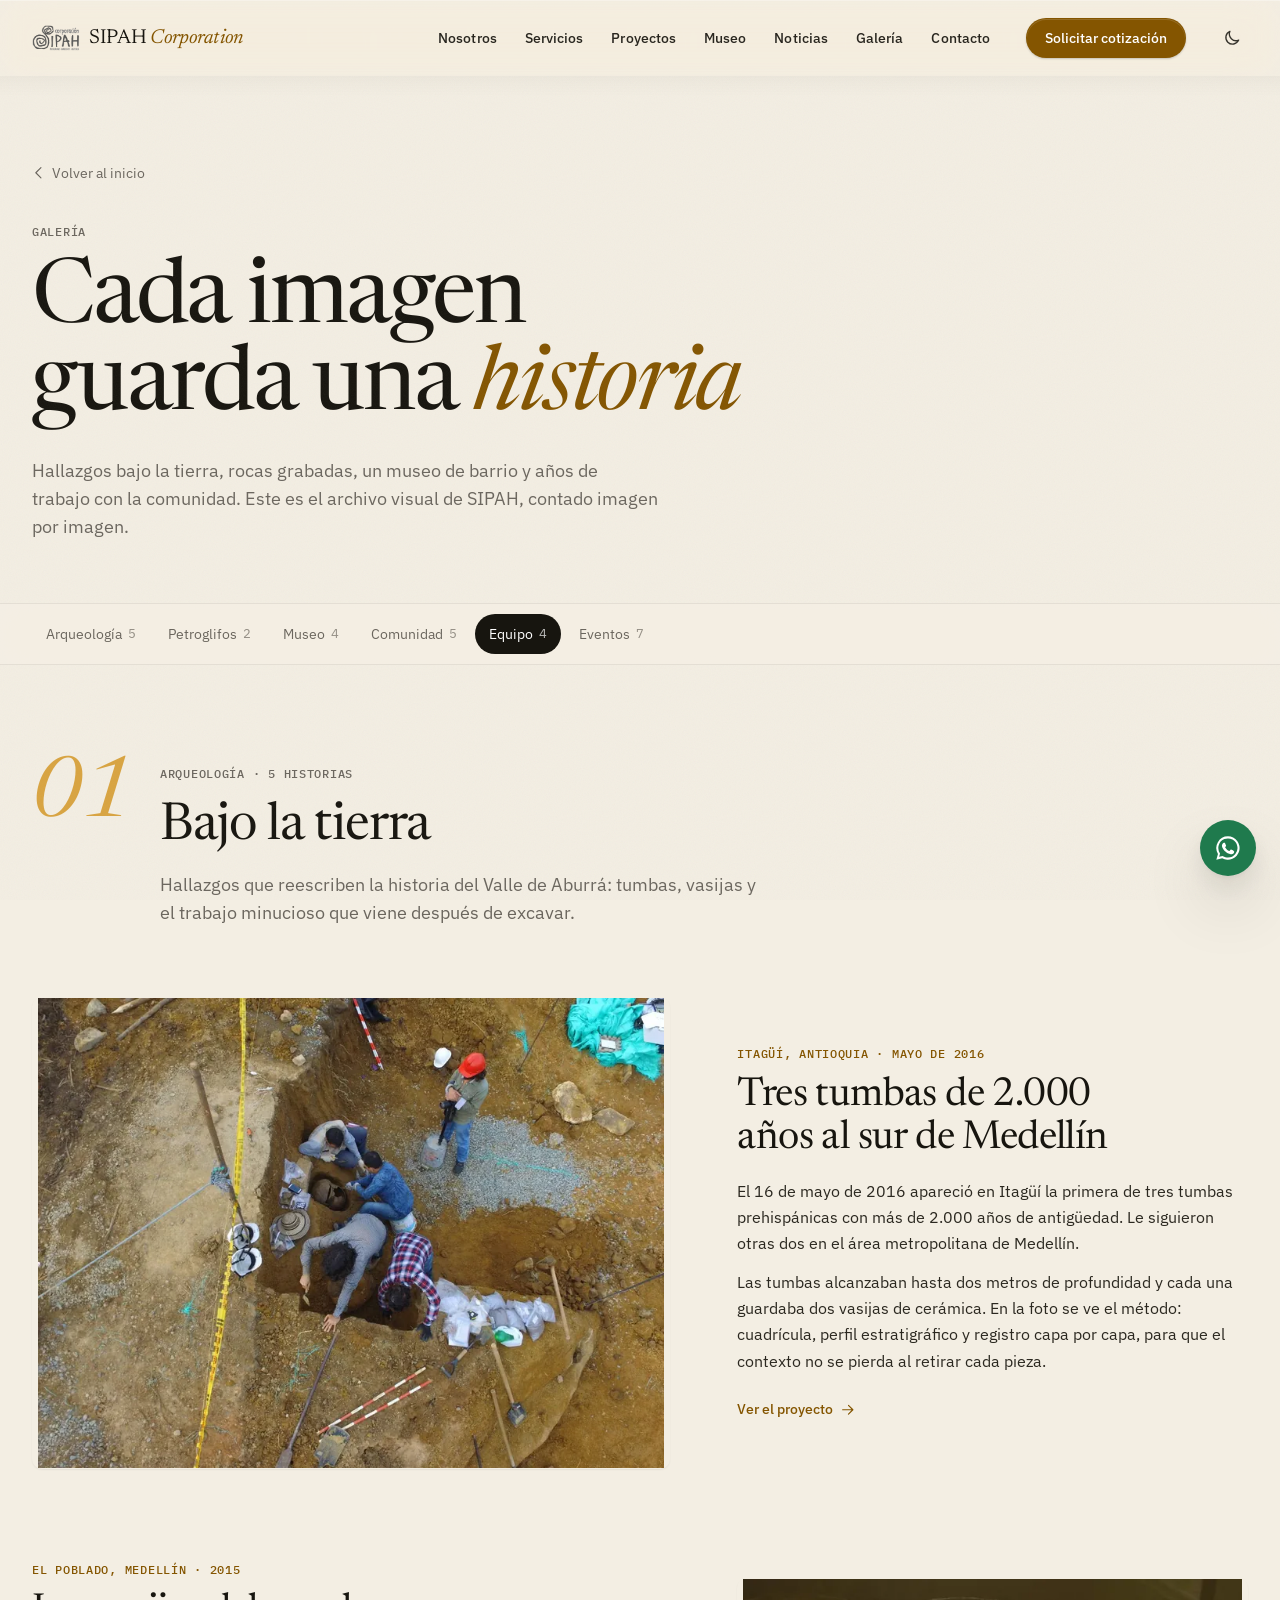
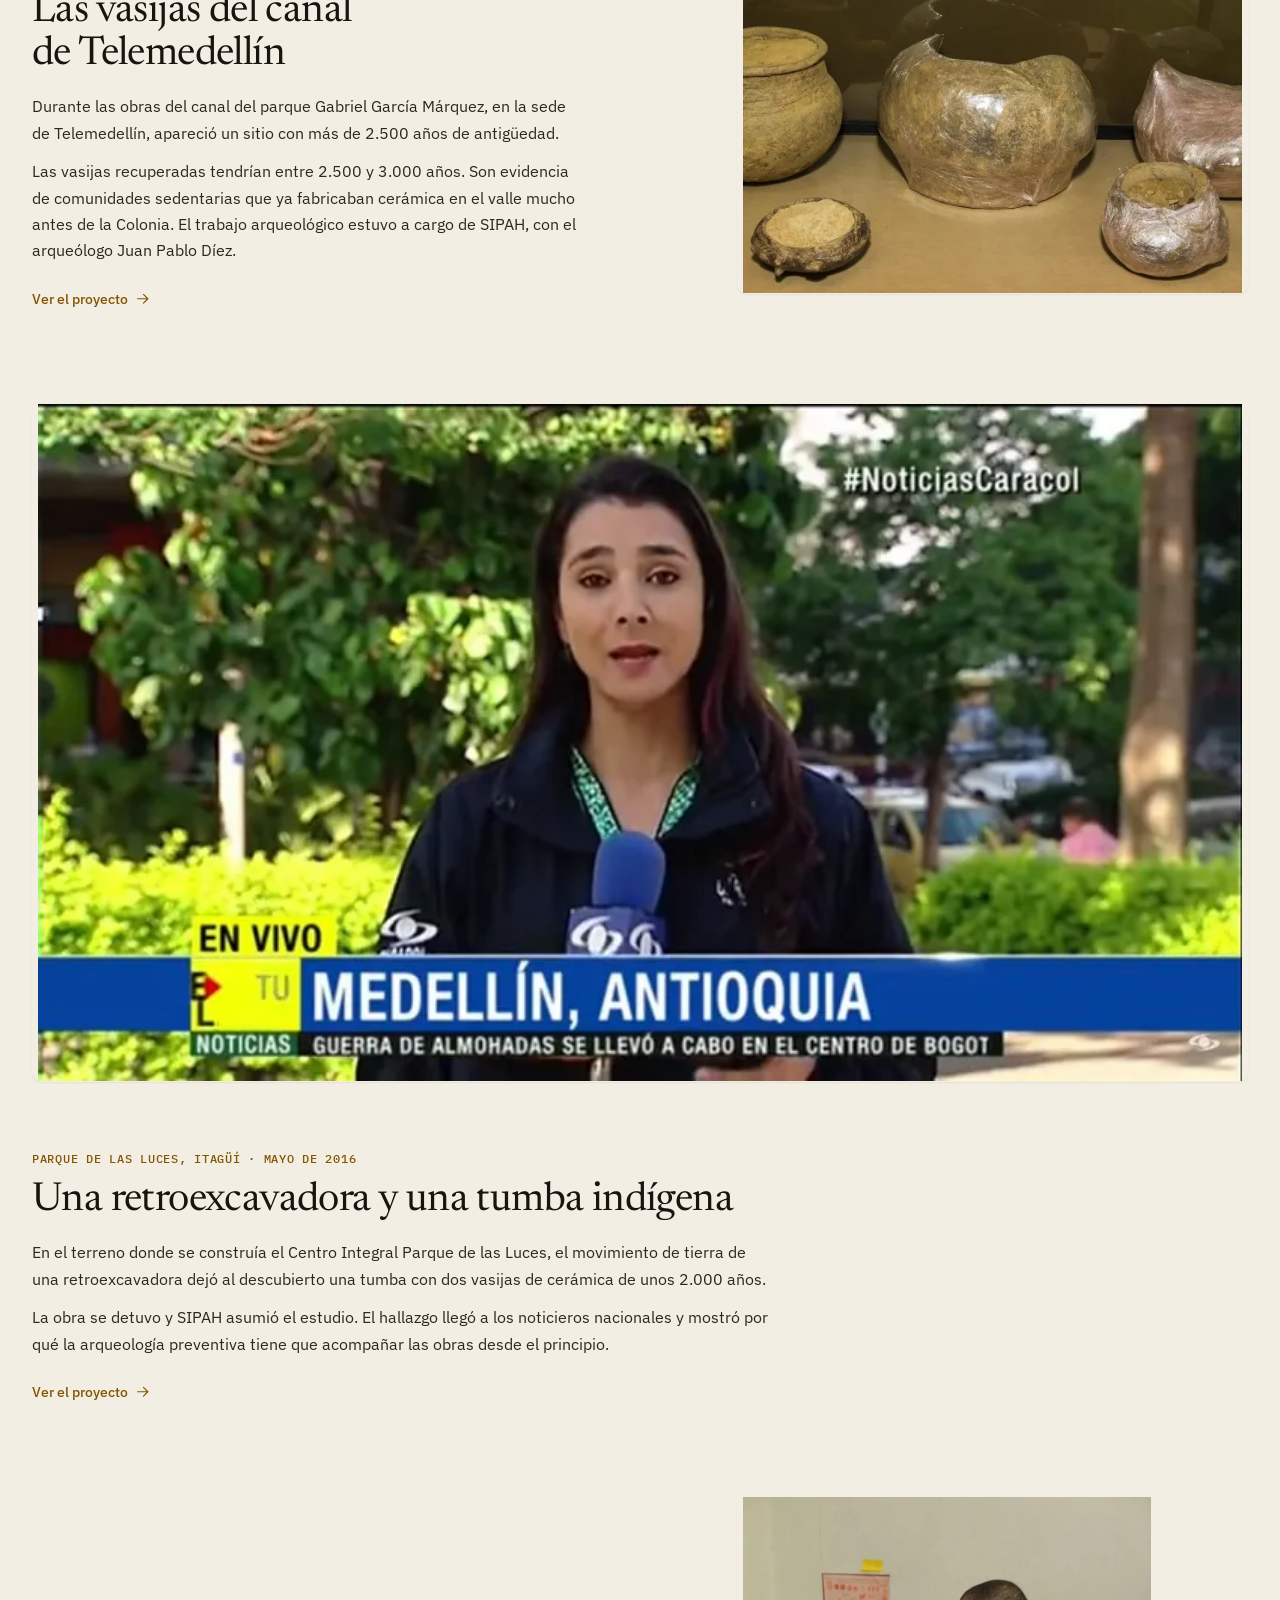
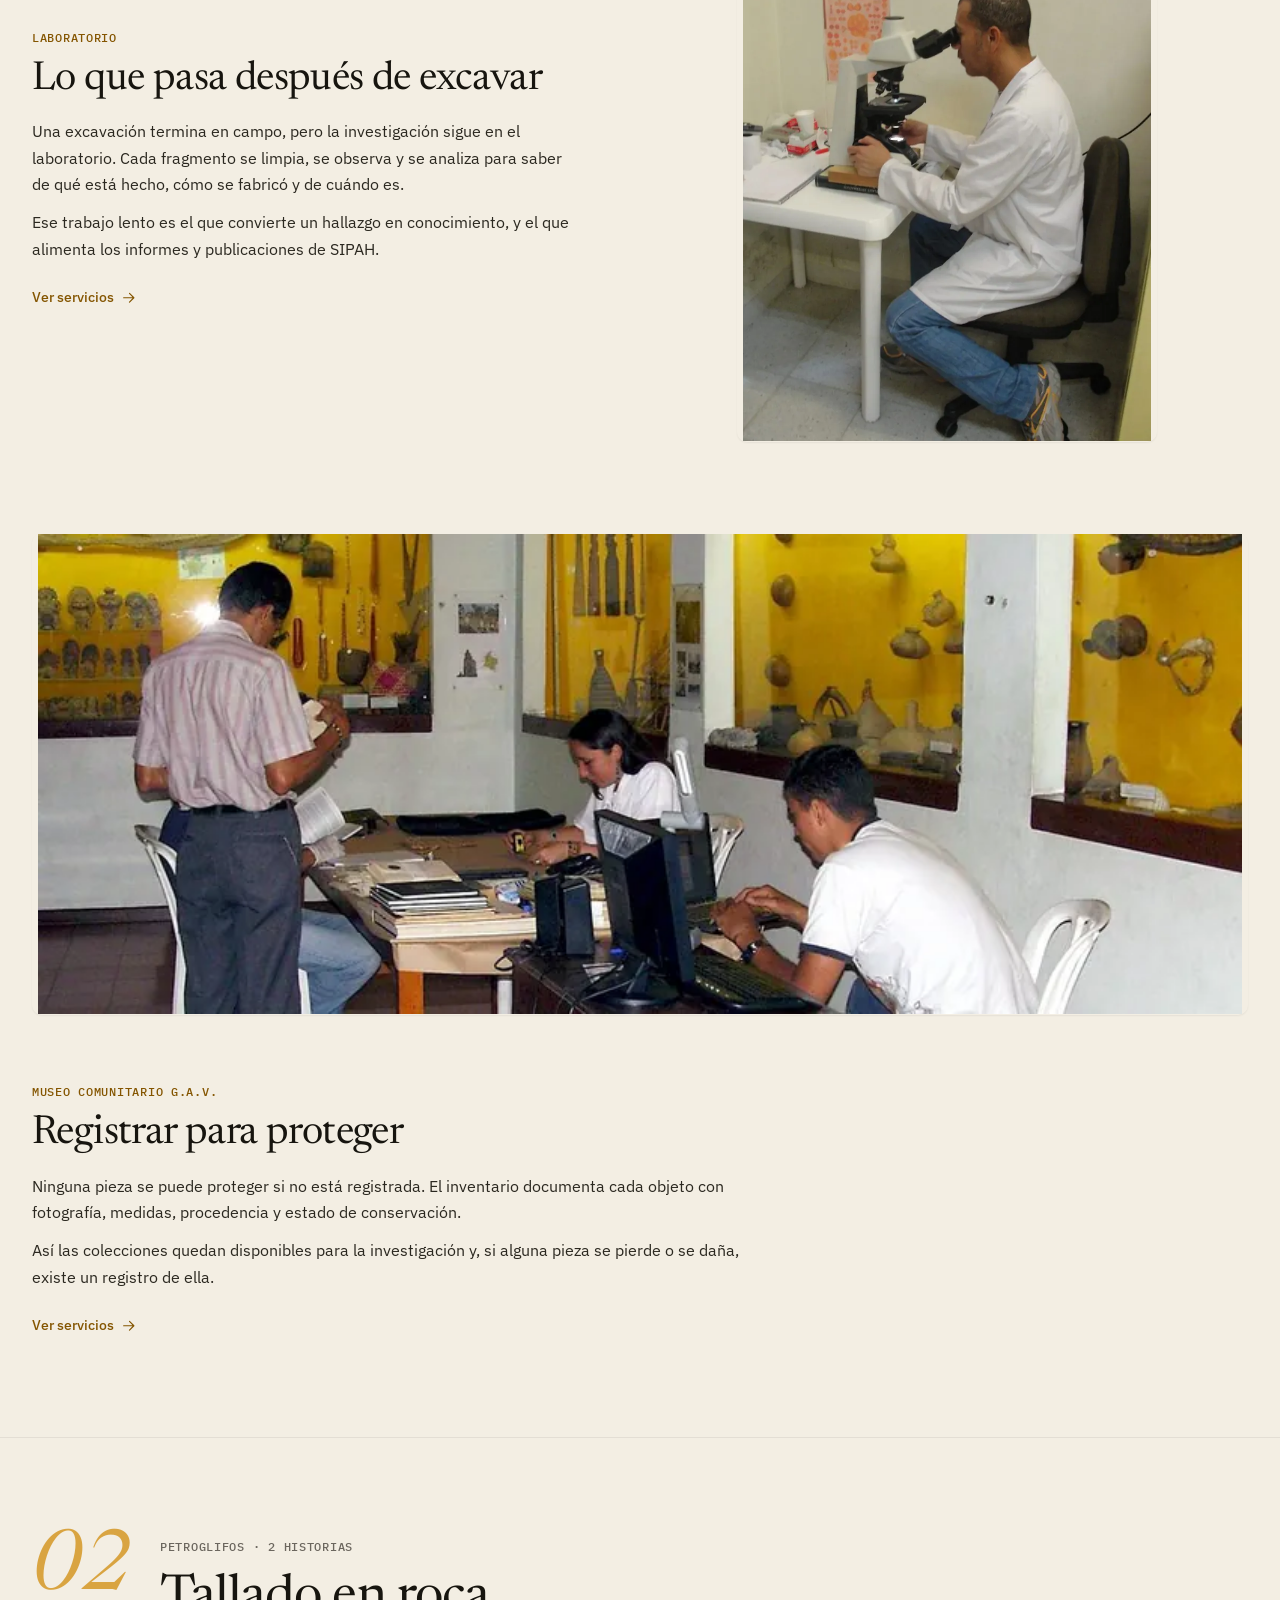
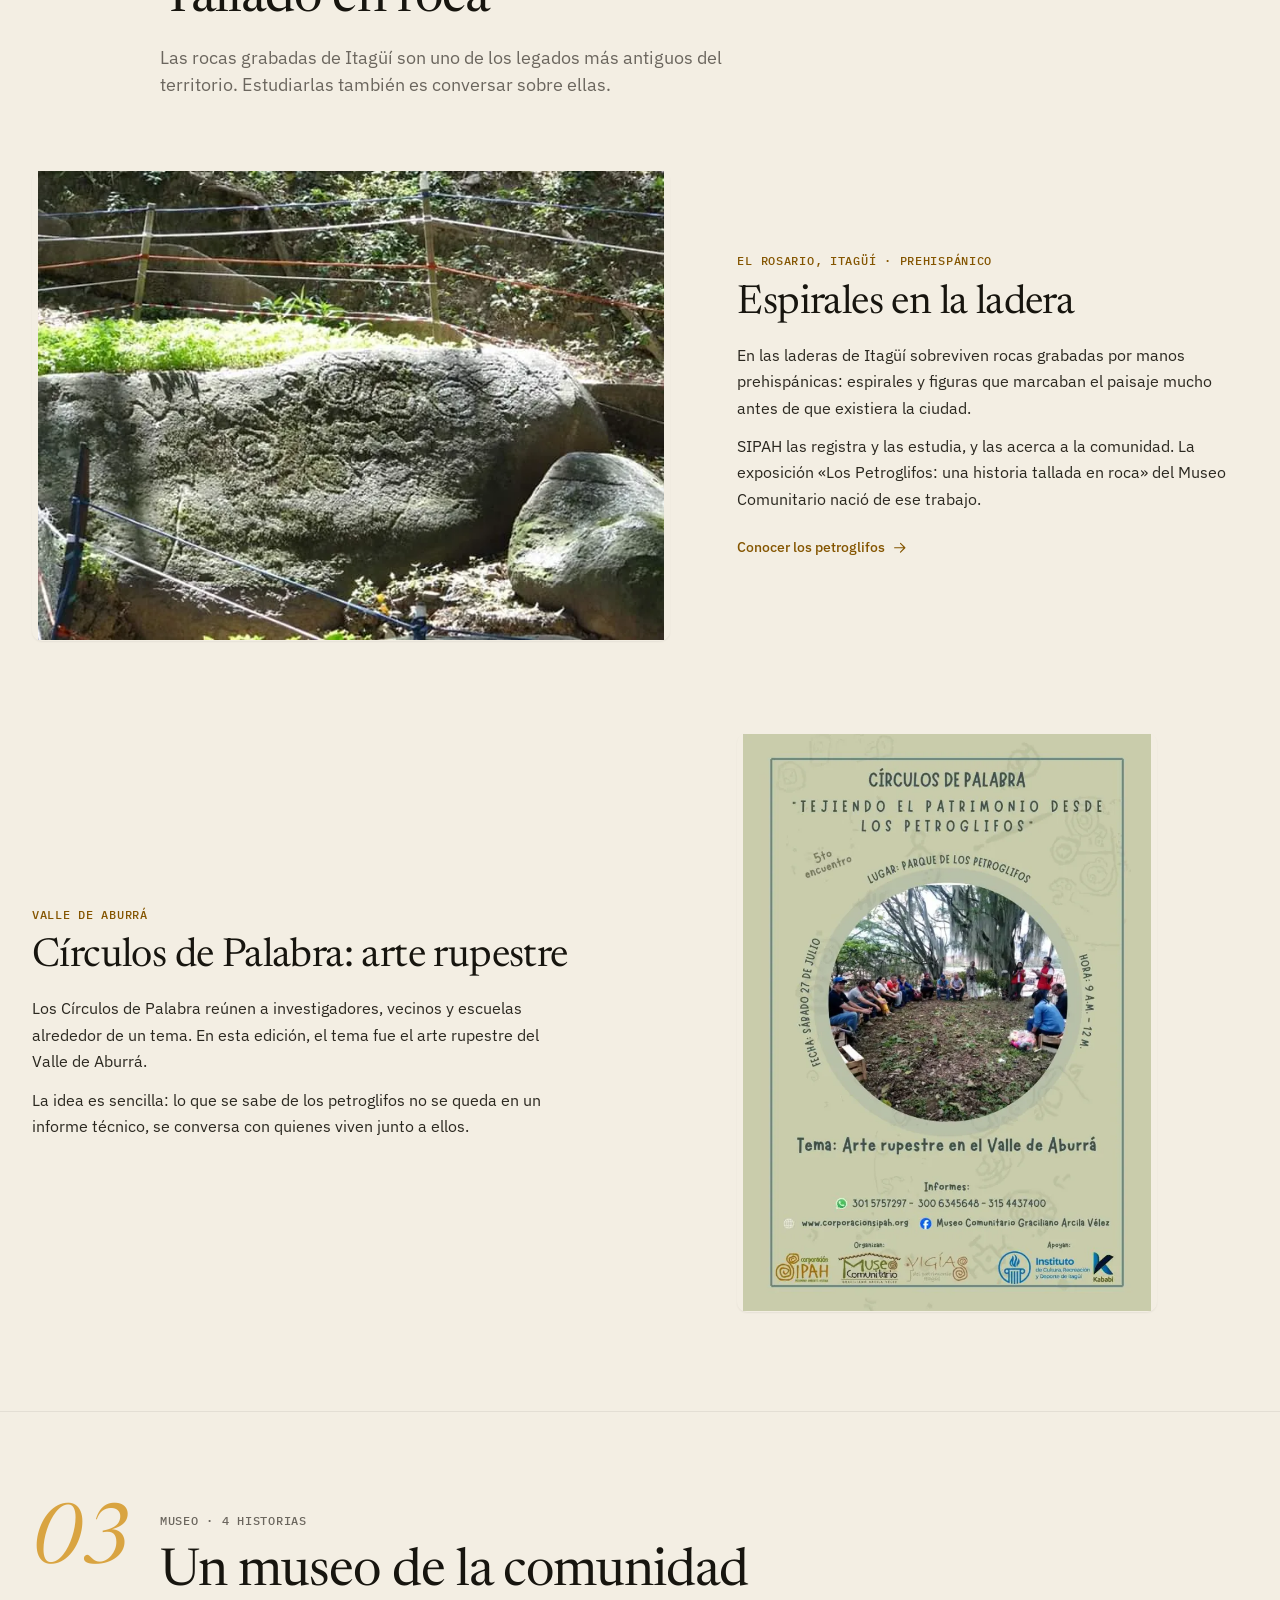
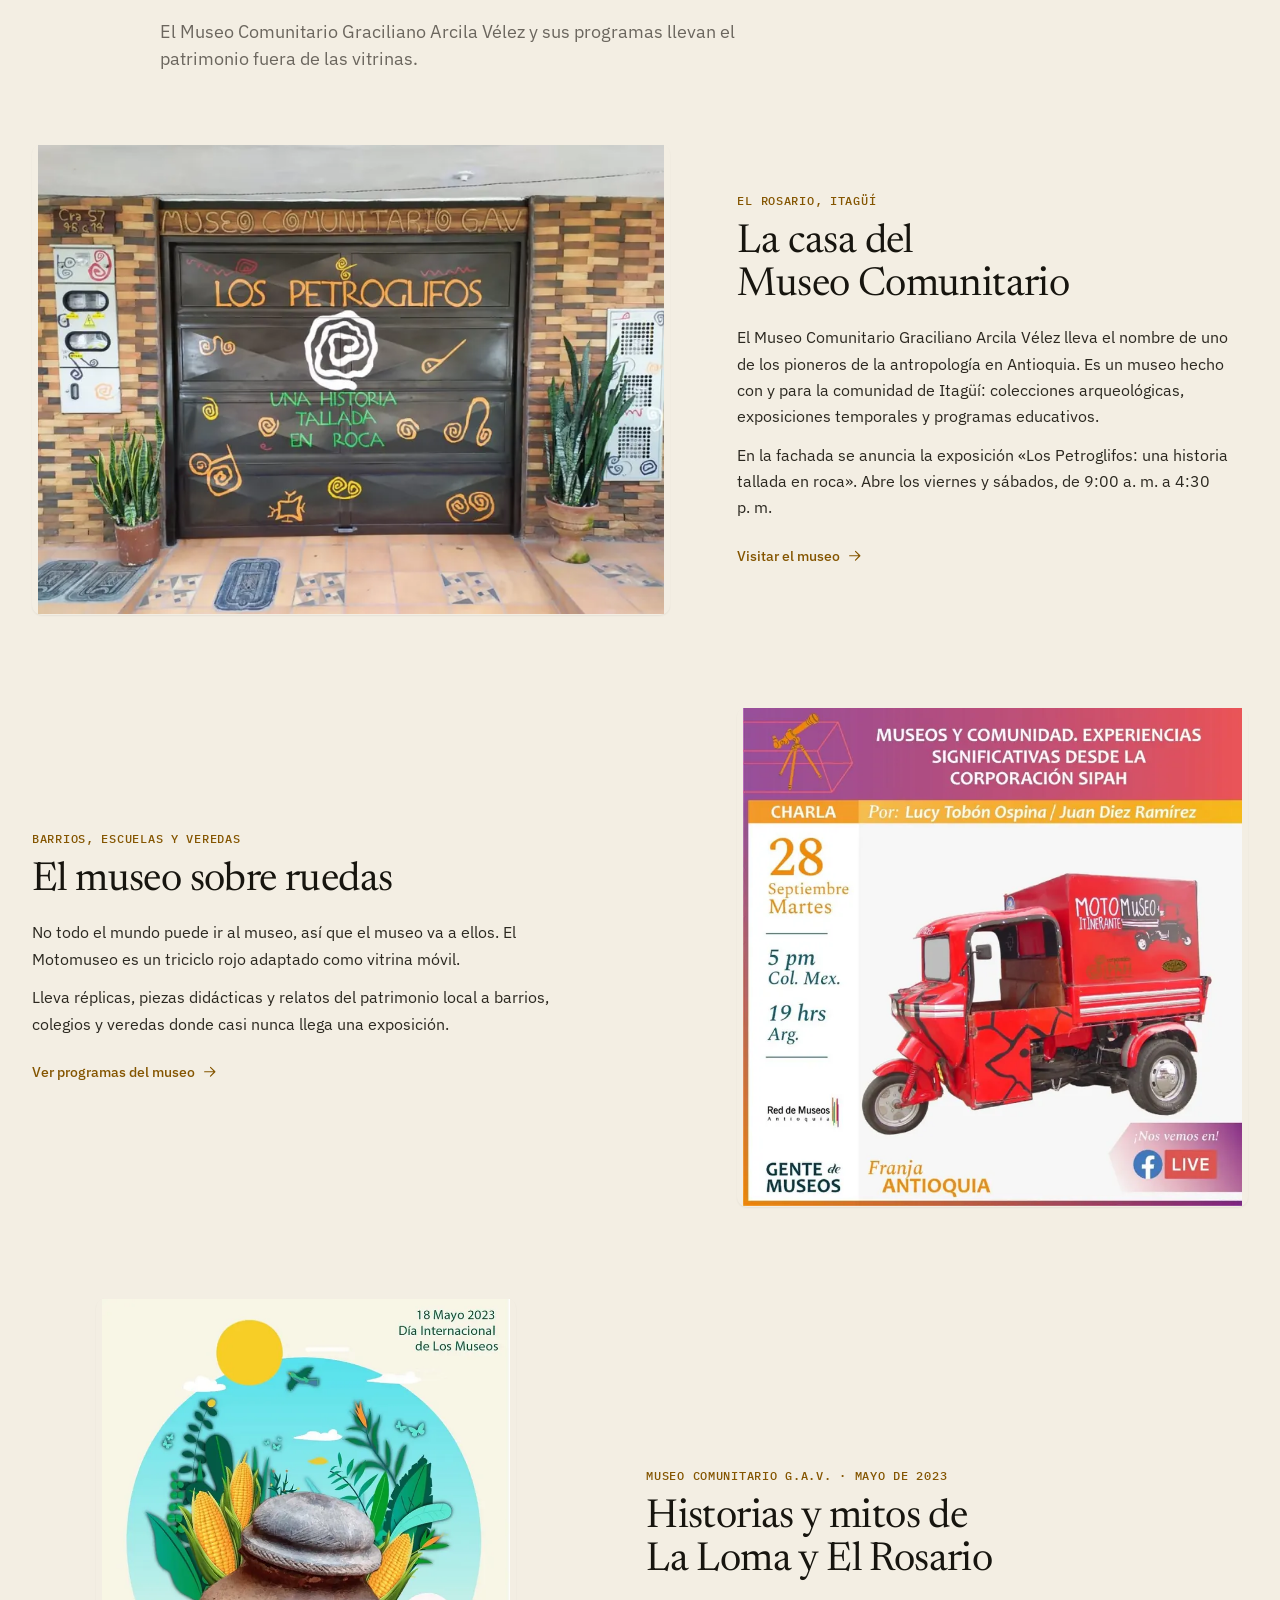
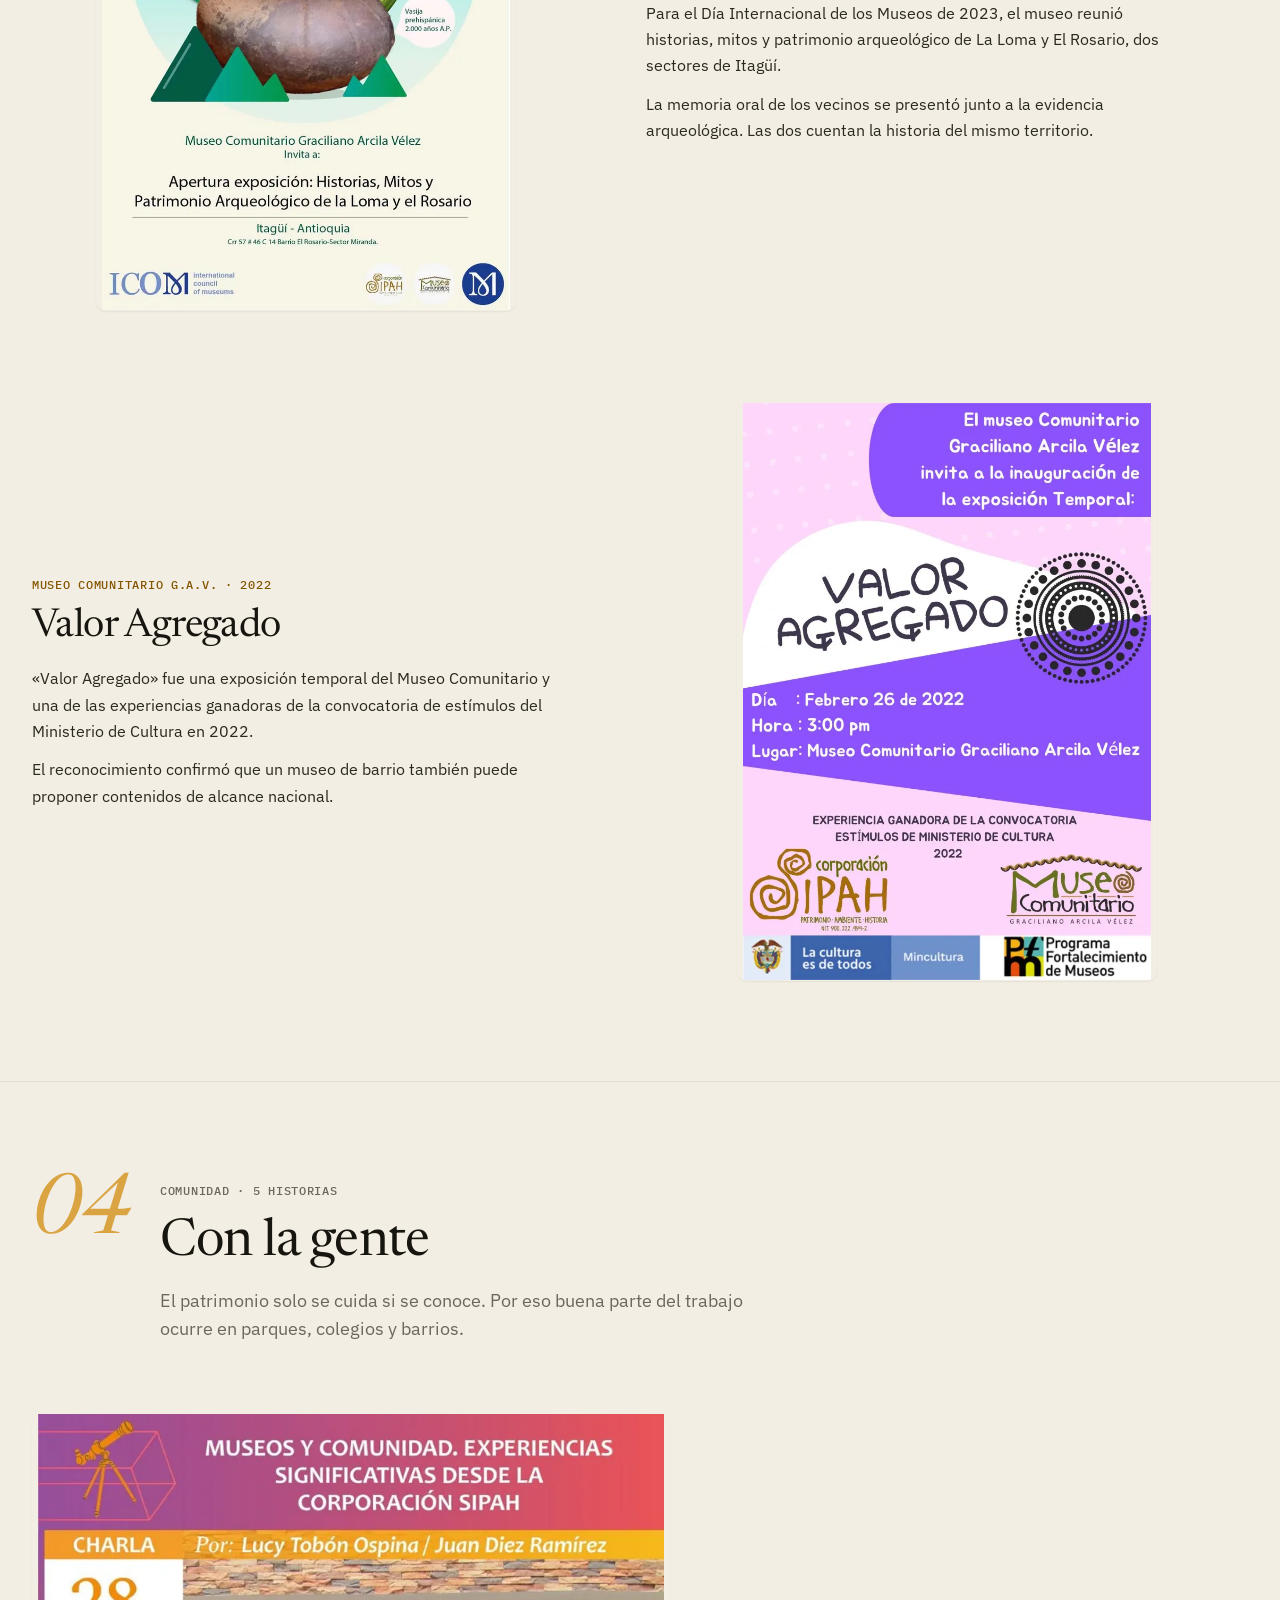
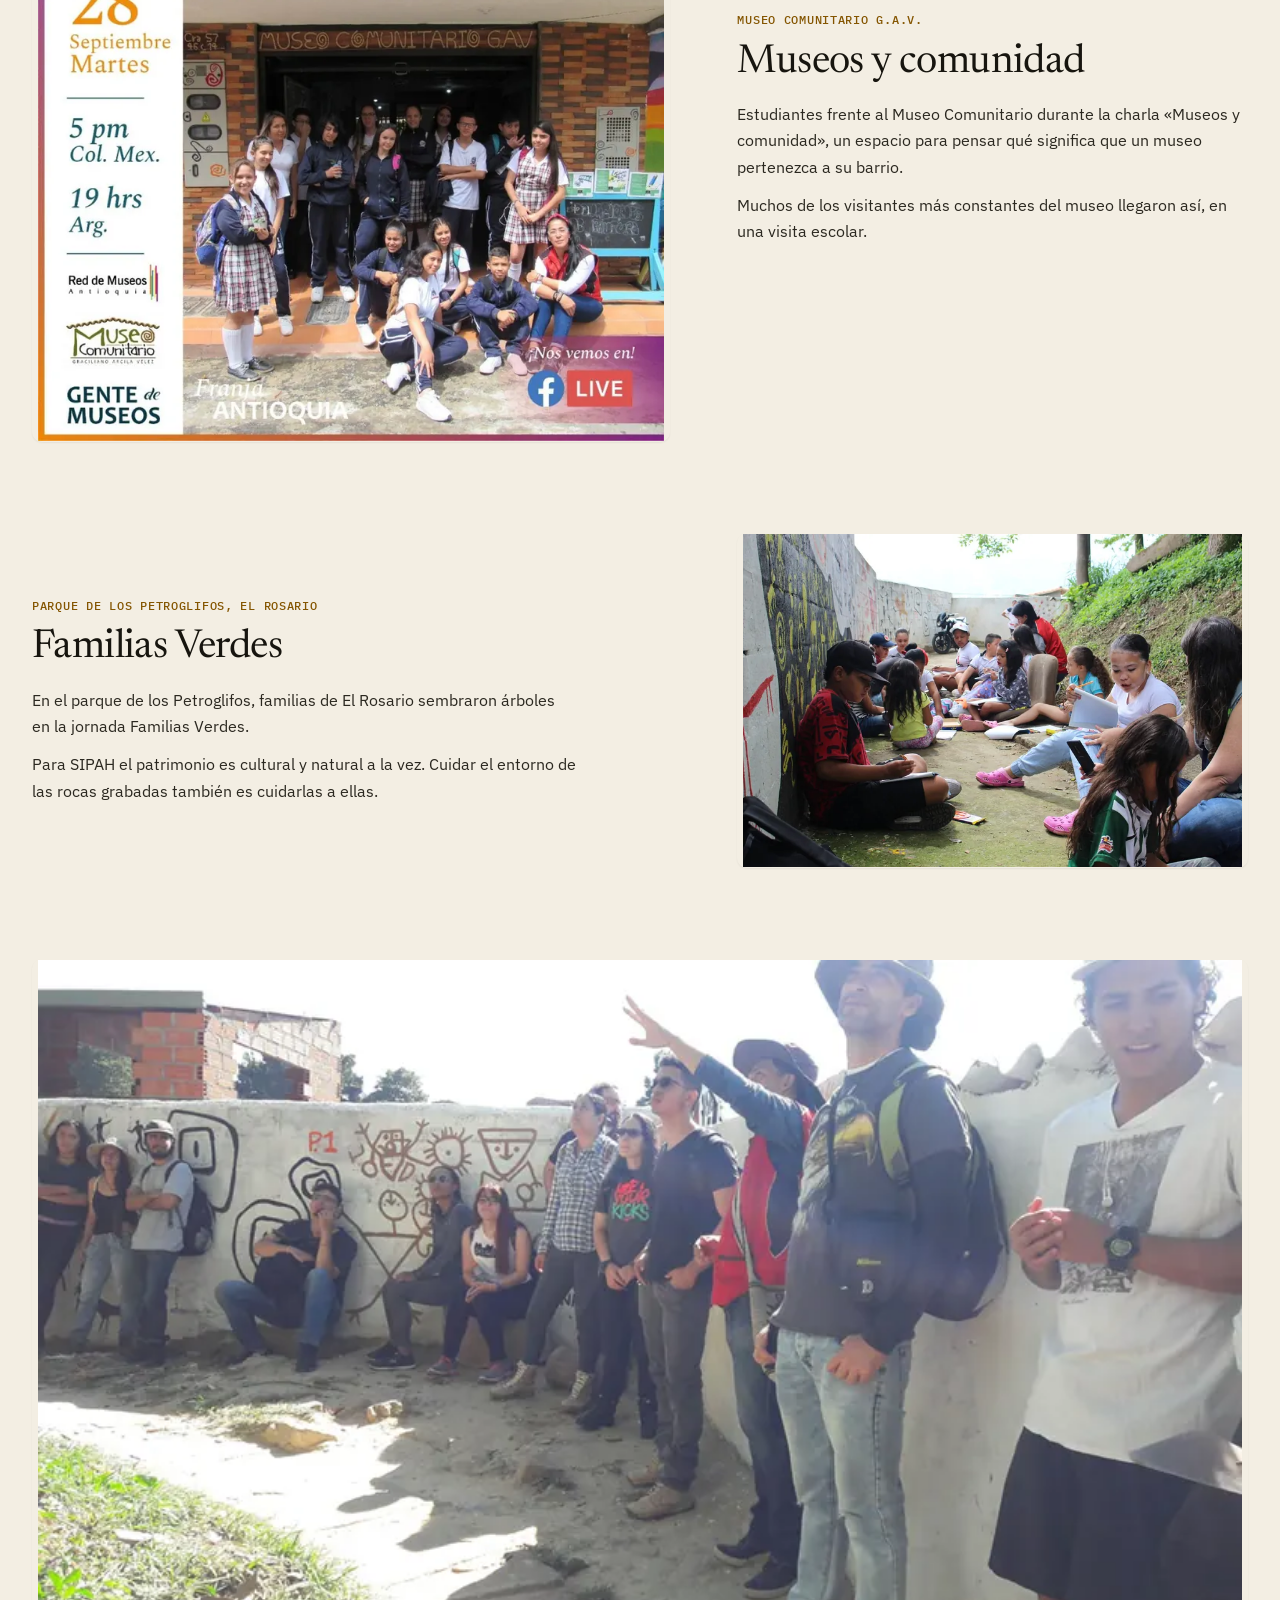
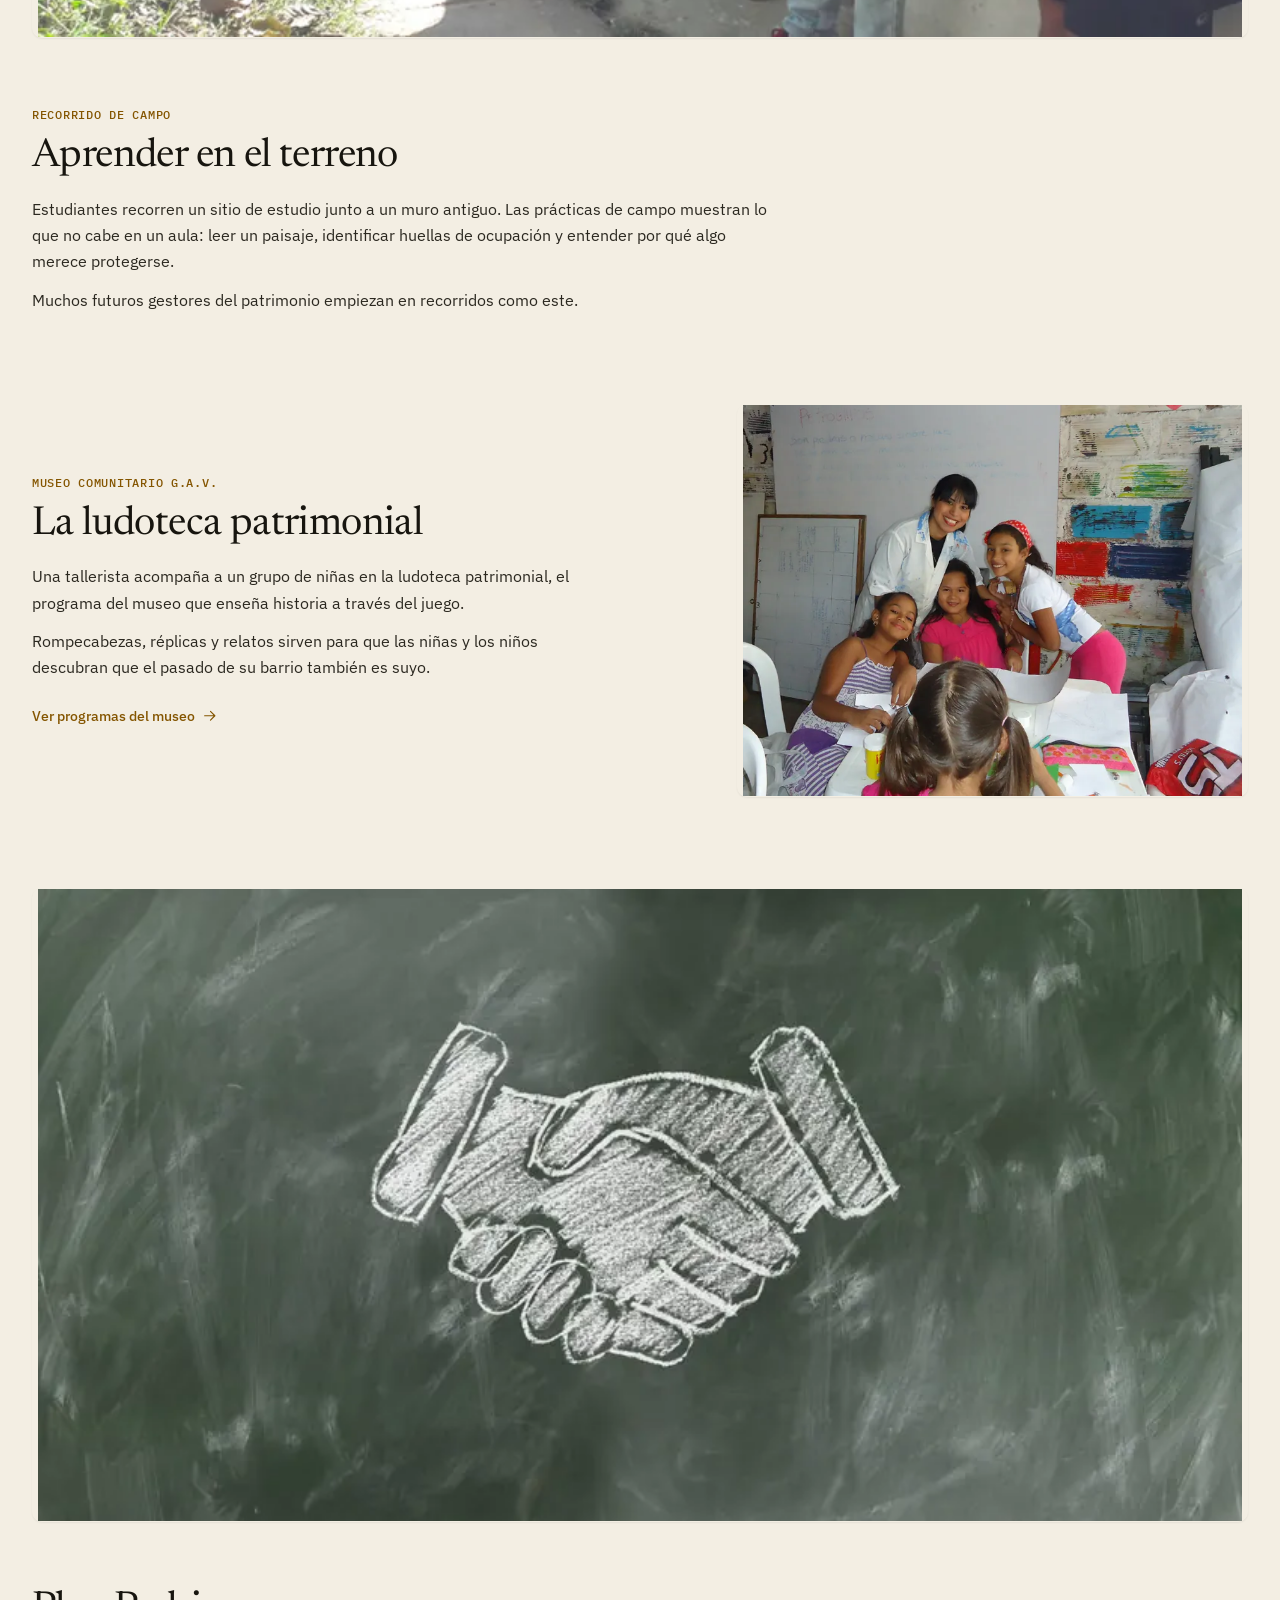
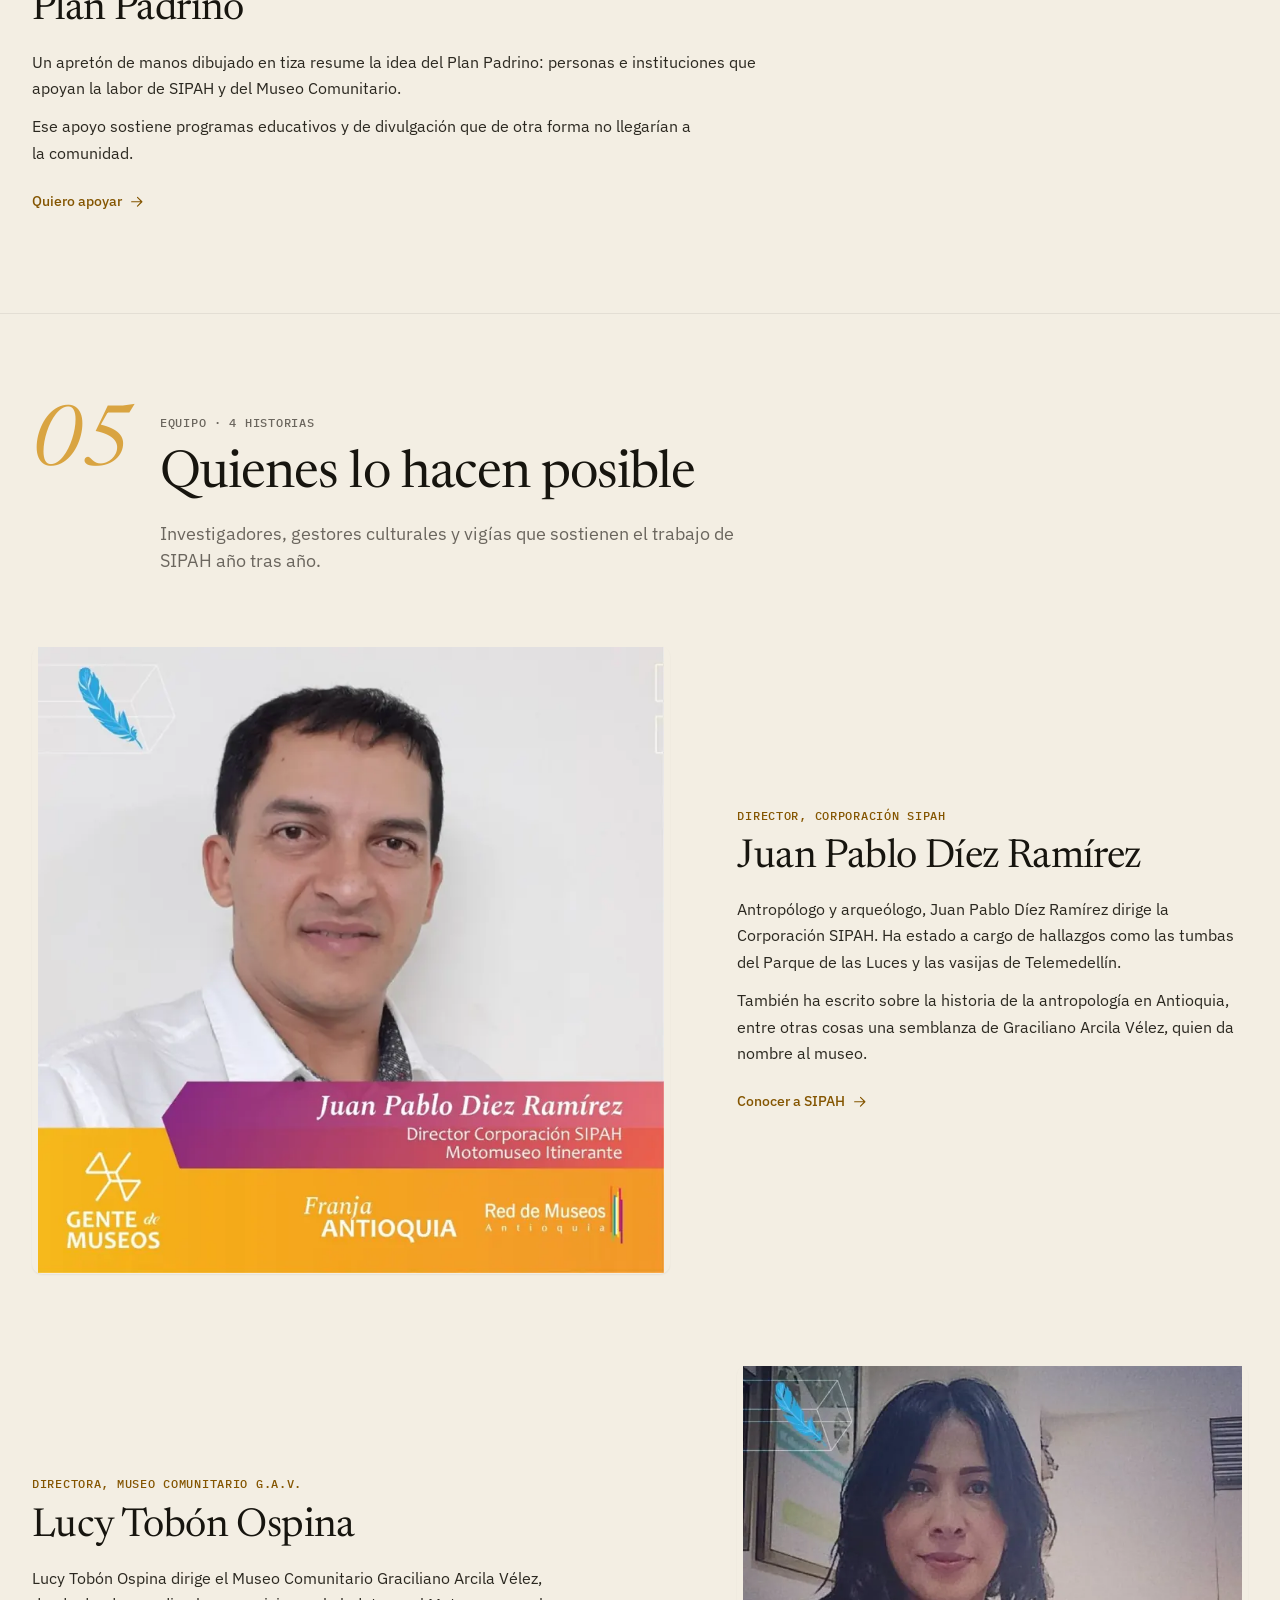
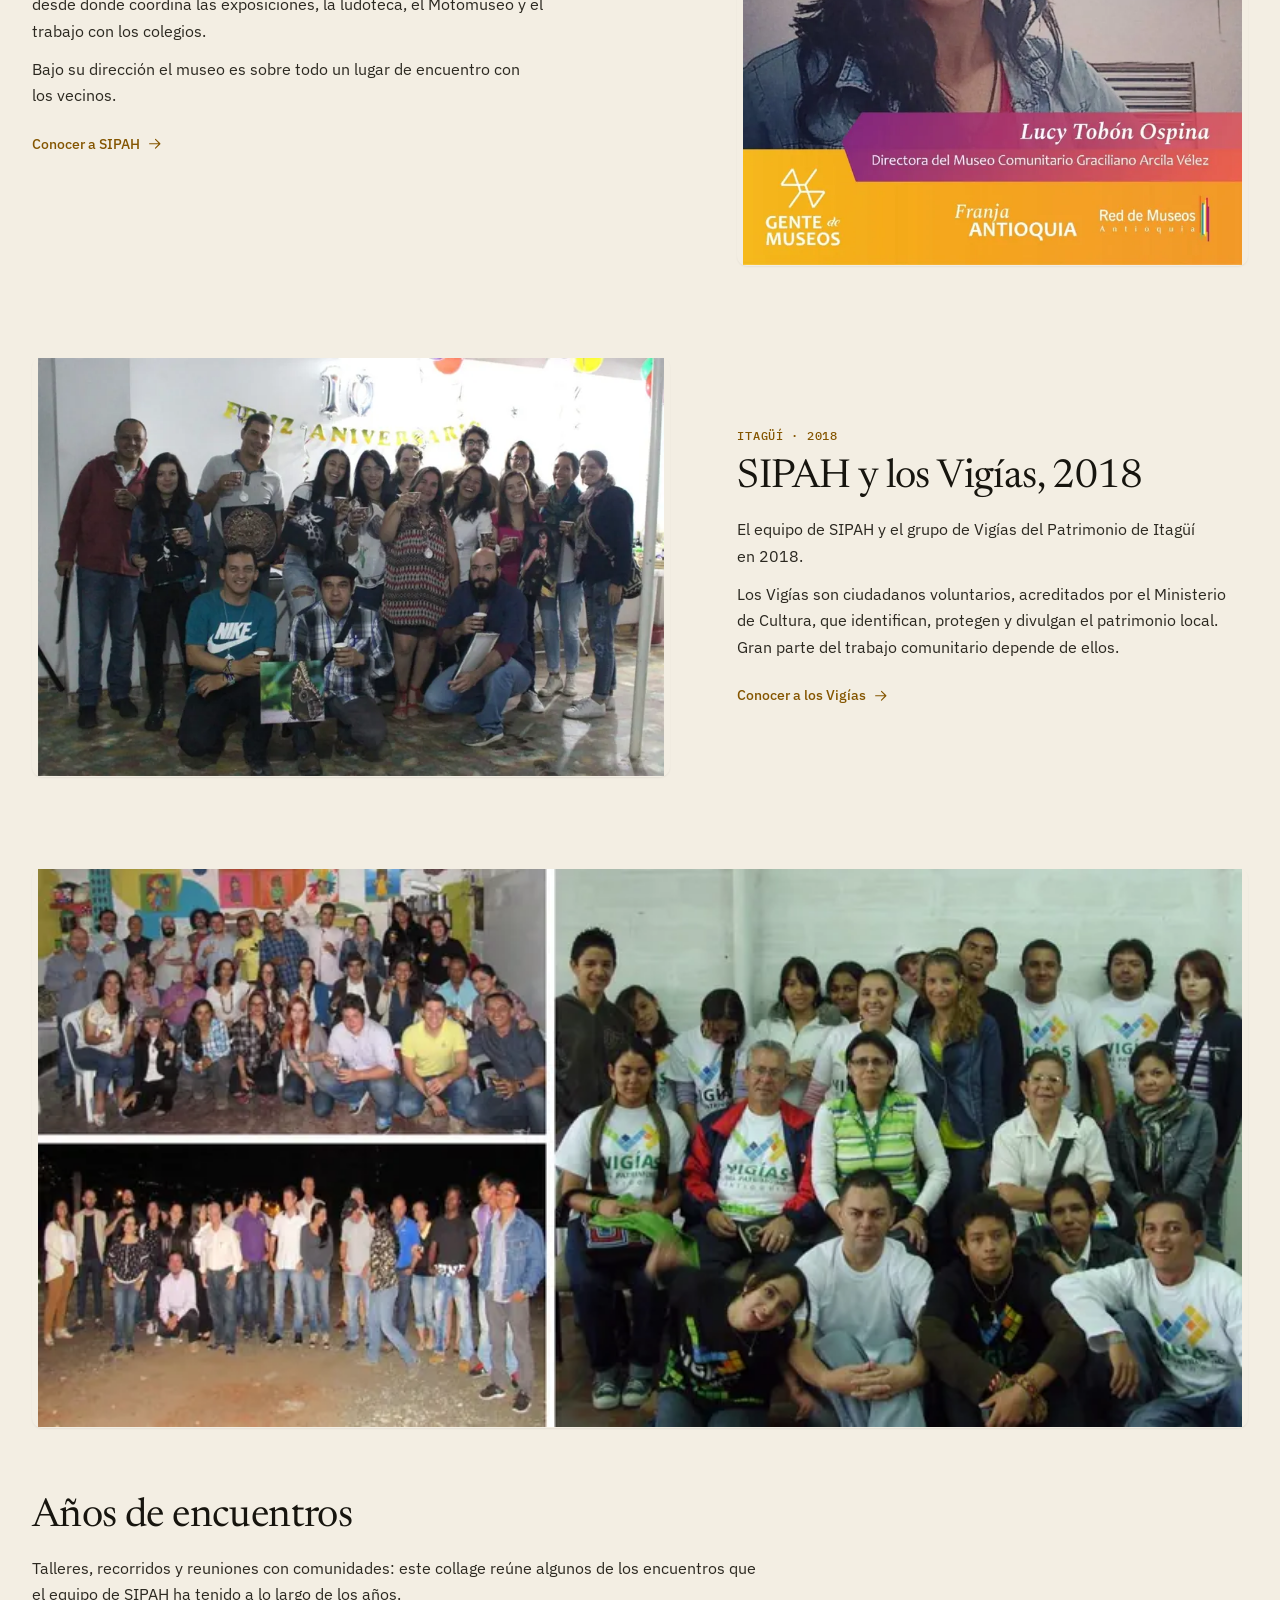
<file: galeria.html>
<!doctype html>
<html lang="es-CO">
<head>
  <meta charset="utf-8">
  <meta name="viewport" content="width=device-width, initial-scale=1, viewport-fit=cover, interactive-widget=resizes-content">
  <title>Galería · Historias detrás de cada imagen | SIPAH Corporation</title>
  <meta name="description" content="Archivo visual de SIPAH Corporation: hallazgos arqueológicos, petroglifos, el Museo Comunitario Graciliano Arcila Vélez y el trabajo con la comunidad, contado imagen por imagen.">
  <meta name="theme-color" content="#F4EFE6">
  <meta name="color-scheme" content="light dark">
  <script src="theme.js"></script>
  <link rel="canonical" href="https://www.sipah.org/galeria.html">
  <meta property="og:type" content="website">
  <meta property="og:locale" content="es_CO">
  <meta property="og:site_name" content="SIPAH Corporation">
  <meta property="og:title" content="Galería SIPAH · La historia detrás de cada imagen">
  <meta property="og:description" content="Hallazgos, petroglifos, museo y comunidad: el archivo visual de SIPAH contado imagen por imagen.">
  <meta property="og:url" content="https://www.sipah.org/galeria.html">
  <meta property="og:image" content="https://www.sipah.org/img-original/petroglifo.jpeg">
  <link rel="icon" type="image/png" href="img-original/logo-sipah.png">
  <link rel="preconnect" href="https://fonts.googleapis.com">
  <link rel="preconnect" href="https://fonts.gstatic.com" crossorigin>
  <link rel="stylesheet" href="https://fonts.googleapis.com/css2?family=Newsreader:ital,opsz,wght@0,6..72,400;0,6..72,500;1,6..72,400&family=IBM+Plex+Sans:wght@400;500;600&family=IBM+Plex+Mono:wght@400;500&display=swap">
  <link rel="stylesheet" href="styles.css">
</head>
<body class="page-gallery">
  <script>document.documentElement.classList.add('js');</script>

  <!-- ============ SPRITE DE ÍCONOS ============ -->
  <svg width="0" height="0" style="position:absolute" aria-hidden="true" focusable="false">
    <defs>
      <symbol id="i-sun" viewBox="0 0 24 24"><circle cx="12" cy="12" r="4"/><path d="M12 2.5v2M12 19.5v2M4.6 4.6l1.4 1.4M18 18l1.4 1.4M2.5 12h2M19.5 12h2M4.6 19.4L6 18M18 6l1.4-1.4"/></symbol>
      <symbol id="i-moon" viewBox="0 0 24 24"><path d="M20 14.5A8 8 0 0 1 9.5 4a8 8 0 1 0 10.5 10.5z"/></symbol>
      <symbol id="i-arrow" viewBox="0 0 24 24"><path d="M5 12h14M13 6l6 6-6 6"/></symbol>
      <symbol id="i-close" viewBox="0 0 24 24"><path d="M6 6l12 12M18 6L6 18"/></symbol>
      <symbol id="i-chev-l" viewBox="0 0 24 24"><path d="M15 5l-7 7 7 7"/></symbol>
      <symbol id="i-chev-r" viewBox="0 0 24 24"><path d="M9 5l7 7-7 7"/></symbol>
      <symbol id="i-menu" viewBox="0 0 24 24"><path d="M4 8h16M4 16h16"/></symbol>
      <symbol id="i-pin" viewBox="0 0 24 24"><path d="M12 21s-7-6.2-7-11.5a7 7 0 0 1 14 0C19 14.8 12 21 12 21z"/><circle cx="12" cy="9.5" r="2.5"/></symbol>
      <symbol id="i-phone" viewBox="0 0 24 24"><path d="M5 4h3l2 5-2.5 1.5a11 11 0 0 0 6 6L15 14l5 2v3a2 2 0 0 1-2 2A16 16 0 0 1 3 6a2 2 0 0 1 2-2z"/></symbol>
      <symbol id="i-mail" viewBox="0 0 24 24"><rect x="3" y="5" width="18" height="14" rx="2"/><path d="M3 7l9 6 9-6"/></symbol>
      <symbol id="i-clock" viewBox="0 0 24 24"><circle cx="12" cy="12" r="9"/><path d="M12 7v5l3 2"/></symbol>
      <symbol id="i-check" viewBox="0 0 24 24"><path d="M5 12.5l4.5 4.5L19 7.5"/></symbol>
      <symbol id="i-external" viewBox="0 0 24 24"><path d="M14 5h5v5M19 5l-8 8M17 14v4a1 1 0 0 1-1 1H6a1 1 0 0 1-1-1V8a1 1 0 0 1 1-1h4"/></symbol>
      <symbol id="i-alert" viewBox="0 0 24 24"><circle cx="12" cy="12" r="9"/><path d="M12 7.5v5.5M12 16.5v.01"/></symbol>
      <!-- Servicios -->
      <symbol id="i-search" viewBox="0 0 24 24"><circle cx="11" cy="11" r="6.5"/><path d="M20 20l-4.2-4.2"/></symbol>
      <symbol id="i-shield" viewBox="0 0 24 24"><path d="M12 3l7 3v5.5c0 4.4-3 8-7 9.5-4-1.5-7-5.1-7-9.5V6z"/><path d="M9 12l2 2 4-4"/></symbol>
      <symbol id="i-map" viewBox="0 0 24 24"><path d="M9 4L3 6v14l6-2 6 2 6-2V4l-6 2z"/><path d="M9 4v14M15 6v14"/></symbol>
      <symbol id="i-trowel" viewBox="0 0 24 24"><path d="M14 4l6 6-8.5 3.5L10.5 13.5 14 4z"/><path d="M10.5 13.5L4 20"/></symbol>
      <symbol id="i-drone" viewBox="0 0 24 24"><rect x="9" y="10" width="6" height="4" rx="1"/><path d="M9 11L5.5 7.5M15 11l3.5-3.5M9 13l-3.5 3.5M15 13l3.5 3.5"/><circle cx="5" cy="7" r="2"/><circle cx="19" cy="7" r="2"/><circle cx="5" cy="17" r="2"/><circle cx="19" cy="17" r="2"/></symbol>
      <symbol id="i-leaf" viewBox="0 0 24 24"><path d="M5 19c0-8 5-13 14-14 0 9-5 14-13 14z"/><path d="M5 19l7-7"/></symbol>
      <symbol id="i-flask" viewBox="0 0 24 24"><path d="M9 3h6M10 3v6l-5 9a2 2 0 0 0 1.8 3h10.4a2 2 0 0 0 1.8-3l-5-9V3"/><path d="M7.5 15h9"/></symbol>
      <symbol id="i-radar" viewBox="0 0 24 24"><path d="M3 18h18"/><path d="M6 18a6 6 0 0 1 12 0"/><path d="M9.5 18a2.5 2.5 0 0 1 5 0"/><path d="M12 4v4"/></symbol>
      <symbol id="i-cube" viewBox="0 0 24 24"><path d="M12 3l8 4.5v9L12 21l-8-4.5v-9z"/><path d="M12 12l8-4.5M12 12L4 7.5M12 12v9"/></symbol>
      <symbol id="i-brush" viewBox="0 0 24 24"><path d="M19 4l-8.5 8.5"/><path d="M10.5 12.5c-2 0-3.5 1.5-3.5 3.5 0 1.5-1 2.5-3 3 4 1.5 9 0 9-4"/></symbol>
      <symbol id="i-globe" viewBox="0 0 24 24"><circle cx="12" cy="12" r="9"/><path d="M3 12h18M12 3c2.5 2.7 3.8 5.7 3.8 9S14.5 18.3 12 21M12 3C9.5 5.7 8.2 8.7 8.2 12s1.3 6.3 3.8 9"/></symbol>
      <symbol id="i-moto" viewBox="0 0 24 24"><circle cx="6" cy="17" r="3"/><circle cx="18" cy="17" r="3"/><path d="M9 17h6l-2-6H8M13 11h4l1 6M5 9h4"/></symbol>
      <symbol id="i-puzzle" viewBox="0 0 24 24"><path d="M10 4h4v2.5a1.5 1.5 0 0 0 3 0V4h3v6h-2.5a1.5 1.5 0 0 0 0 3H20v7h-6v-2.5a1.5 1.5 0 0 0-3 0V20H4v-6h2.5a1.5 1.5 0 0 0 0-3H4V4z"/></symbol>
      <!-- Redes -->
      <symbol id="i-whatsapp" viewBox="0 0 24 24"><path fill="currentColor" stroke="none" d="M12 2a10 10 0 0 0-8.6 15.1L2 22l5-1.3A10 10 0 1 0 12 2zm0 18.2c-1.5 0-3-.4-4.3-1.2l-.3-.2-3 .8.8-2.9-.2-.3A8.2 8.2 0 1 1 12 20.2zm4.5-6.1c-.2-.1-1.5-.7-1.7-.8-.2-.1-.4-.1-.6.1l-.8 1c-.1.2-.3.2-.5.1a6.7 6.7 0 0 1-3.3-2.9c-.3-.4.2-.4.7-1.4.1-.2 0-.3 0-.4l-.8-1.8c-.2-.5-.4-.4-.6-.4h-.5a1 1 0 0 0-.7.3 3 3 0 0 0-.9 2.2c0 1.3.9 2.5 1.1 2.7.1.2 1.8 2.8 4.4 3.9 1.6.7 2.3.8 3.1.6.5-.1 1.5-.6 1.7-1.2.2-.6.2-1.1.2-1.2-.1-.2-.3-.2-.5-.3z"/></symbol>
      <symbol id="i-facebook" viewBox="0 0 24 24"><path fill="currentColor" stroke="none" d="M13.5 21v-7.5H16l.4-3h-2.9V8.6c0-.9.3-1.5 1.5-1.5h1.6V4.4a21 21 0 0 0-2.3-.1c-2.3 0-3.8 1.4-3.8 3.9v2.3H8v3h2.5V21z"/></symbol>
      <symbol id="i-x" viewBox="0 0 24 24"><path fill="currentColor" stroke="none" d="M17.7 3h3.1l-6.8 7.7L22 21h-6.2l-4.9-6.4L5.3 21H2.2l7.2-8.3L2 3h6.4l4.4 5.9zm-1.1 16.2h1.7L7.5 4.7H5.7z"/></symbol>
      <symbol id="i-youtube" viewBox="0 0 24 24"><path fill="currentColor" stroke="none" d="M21.6 7.2a2.5 2.5 0 0 0-1.8-1.8C18.2 5 12 5 12 5s-6.2 0-7.8.4A2.5 2.5 0 0 0 2.4 7.2 26 26 0 0 0 2 12a26 26 0 0 0 .4 4.8 2.5 2.5 0 0 0 1.8 1.8c1.6.4 7.8.4 7.8.4s6.2 0 7.8-.4a2.5 2.5 0 0 0 1.8-1.8A26 26 0 0 0 22 12a26 26 0 0 0-.4-4.8zM10 15V9l5.2 3z"/></symbol>
      <symbol id="i-instagram" viewBox="0 0 24 24"><rect x="3.5" y="3.5" width="17" height="17" rx="5"/><circle cx="12" cy="12" r="4"/><circle cx="17.3" cy="6.7" r=".6" fill="currentColor"/></symbol>
    </defs>
  </svg>

  <a class="skip-link" href="#contenido">Saltar al contenido</a>
  <div class="scroll-progress" aria-hidden="true"><span></span></div>

  <!-- ============ NAVBAR ============ -->
  <header class="nav is-compact" data-nav>
    <span class="nav__glass" aria-hidden="true"></span>
    <div class="nav__inner container">
      <a class="nav__brand" href="index.html" aria-label="SIPAH Corporation, ir al inicio">
        <img src="img-original/logo-sipah.png" alt="" width="148" height="81" decoding="async">
        <span class="nav__brand-text">SIPAH <em>Corporation</em></span>
      </a>
      <nav class="nav__links" aria-label="Principal">
        <a href="index.html#nosotros">Nosotros</a>
        <a href="index.html#servicios">Servicios</a>
        <a href="index.html#proyectos">Proyectos</a>
        <a href="index.html#museo">Museo</a>
        <a href="index.html#noticias">Noticias</a>
        <a href="galeria.html" aria-current="page">Galería</a>
        <a href="index.html#contacto">Contacto</a>
      </nav>
      <a class="btn btn--primary btn--sm nav__cta" href="index.html#contacto">Solicitar cotización</a>
      <button class="nav__theme" type="button" aria-label="Cambiar a modo oscuro" data-theme-toggle>
        <svg class="icon i-moon" aria-hidden="true"><use href="#i-moon"/></svg>
        <svg class="icon i-sun" aria-hidden="true"><use href="#i-sun"/></svg>
      </button>
      <button class="nav__menu" type="button" aria-label="Abrir menú" aria-controls="drawer" aria-expanded="false" data-drawer-open>
        <svg class="icon" aria-hidden="true"><use href="#i-menu"/></svg>
      </button>
    </div>
  </header>

  <main id="contenido">
    <!-- ============ CABECERA ============ -->
    <section class="ghero" aria-labelledby="ghero-title">
      <div class="container ghero__inner">
        <a class="ghero__back" href="index.html"><svg class="icon" aria-hidden="true"><use href="#i-chev-l"/></svg>Volver al inicio</a>
        <p class="eyebrow">Galería</p>
        <h1 class="ghero__title" id="ghero-title">Cada imagen<br>guarda una <em>historia</em></h1>
        <p class="ghero__lead">Hallazgos bajo la tierra, rocas grabadas, un museo de barrio y años de trabajo con la comunidad. Este es el archivo visual de SIPAH, contado imagen por imagen.</p>
      </div>
    </section>

    <!-- Índice de capítulos (sticky) -->
    <nav class="chapters-wrap" aria-label="Capítulos de la galería">
      <ol class="chapters container" data-chapter-index></ol>
    </nav>

    <div class="stories" data-stories>
      <!-- Capítulos e historias generados en galeria.js -->
    </div>

    <section class="cta" aria-labelledby="cta-title">
      <div class="container cta__inner">
        <h2 class="cta__title" id="cta-title">¿Tu obra puede estar sobre un <em>sitio arqueológico</em>?</h2>
        <p>Acompañamos proyectos públicos y privados para que avancen protegiendo el patrimonio.</p>
        <a class="btn btn--light" href="index.html#contacto">Solicitar cotización <svg class="icon" aria-hidden="true"><use href="#i-arrow"/></svg></a>
      </div>
    </section>
  </main>

  <!-- ============ FOOTER ============ -->
  <footer class="footer">
    <div class="container footer__grid">
      <div>
        <img class="footer__logo" src="img-original/cropped-logo-color.png" alt="SIPAH Corporation" width="292" height="160" loading="lazy" decoding="async">
        <p class="footer__claim">Corporación para Investigaciones y Estudios en Sociedad, Patrimonio, Ambiente e Historia.</p>
      </div>
      <nav aria-label="Secciones">
        <p class="footer__head">Secciones</p>
        <ul>
          <li><a href="index.html#nosotros">Nosotros</a></li>
          <li><a href="index.html#servicios">Servicios</a></li>
          <li><a href="index.html#proyectos">Proyectos</a></li>
          <li><a href="index.html#museo">Museo</a></li>
          <li><a href="index.html#noticias">Noticias</a></li>
          <li><a href="galeria.html">Galería</a></li>
        </ul>
      </nav>
      <div>
        <p class="footer__head">Contacto</p>
        <p>Carrera 57 # 46 C 14, El Rosario<br>Itagüí, Antioquia</p>
        <p><a href="mailto:sipahitagui@gmail.com">sipahitagui@gmail.com</a></p>
      </div>
      <div>
        <p class="footer__head">Redes</p>
        <ul class="social">
          <li><a href="https://www.facebook.com/CorporacionSipah" target="_blank" rel="noopener" aria-label="Facebook de SIPAH"><svg class="icon" aria-hidden="true"><use href="#i-facebook"/></svg></a></li>
          <li><a href="https://x.com/sipahitagui" target="_blank" rel="noopener" aria-label="X de SIPAH"><svg class="icon" aria-hidden="true"><use href="#i-x"/></svg></a></li>
          <li><a href="https://www.youtube.com/user/CorporacionSIPAH" target="_blank" rel="noopener" aria-label="YouTube de SIPAH"><svg class="icon" aria-hidden="true"><use href="#i-youtube"/></svg></a></li>
          <li><a href="https://www.instagram.com/museocomunitariogav" target="_blank" rel="noopener" aria-label="Instagram del Museo Comunitario G.A.V."><svg class="icon" aria-hidden="true"><use href="#i-instagram"/></svg></a></li>
        </ul>
      </div>
    </div>
    <div class="container footer__bottom">
      <p>© <span data-year>2026</span> SIPAH Corporation. Entidad sin ánimo de lucro.</p>
      <a href="#contenido">Volver arriba ↑</a>
    </div>
  </footer>

  <!-- ============ WHATSAPP FLOTANTE ============ -->
  <a class="whatsapp" href="https://wa.me/573006345648?text=Hola%20SIPAH%2C%20quiero%20informaci%C3%B3n%20sobre%20un%20estudio%20arqueol%C3%B3gico." target="_blank" rel="noopener" aria-label="Escribir a SIPAH por WhatsApp">
    <svg aria-hidden="true"><use href="#i-whatsapp"/></svg>
  </a>

  <!-- ============ DRAWER MÓVIL (estilo Vaul) ============ -->
  <div class="drawer-overlay" data-drawer-overlay hidden></div>
  <div class="drawer" id="drawer" role="dialog" aria-modal="true" aria-label="Menú" data-drawer hidden>
    <div class="drawer__handle" aria-hidden="true"></div>
    <nav aria-label="Menú móvil">
      <ul class="drawer__links">
        <li><a href="index.html#nosotros">Nosotros</a></li>
        <li><a href="index.html#servicios">Servicios</a></li>
        <li><a href="index.html#proyectos">Proyectos</a></li>
        <li><a href="index.html#museo">Museo</a></li>
        <li><a href="index.html#noticias">Noticias</a></li>
        <li><a href="galeria.html">Galería</a></li>
        <li><a href="index.html#contacto">Contacto</a></li>
      </ul>
    </nav>
    <a class="btn btn--primary btn--block" href="index.html#contacto">Solicitar cotización</a>
    <button class="drawer__close" type="button" data-drawer-close>Cerrar</button>
  </div>

  <!-- ============ LIGHTBOX ============ -->
  <div class="lightbox" role="dialog" aria-modal="true" aria-label="Visor de imágenes" data-lightbox hidden>
    <div class="lightbox__backdrop" data-lb-close></div>
    <img class="lightbox__img" alt="" data-lb-img>
    <p class="lightbox__caption" data-lb-caption></p>
    <button class="lightbox__btn lightbox__close" type="button" aria-label="Cerrar visor" data-lb-close><svg class="icon" aria-hidden="true"><use href="#i-close"/></svg></button>
    <button class="lightbox__btn lightbox__prev" type="button" aria-label="Imagen anterior" data-lb-prev><svg class="icon" aria-hidden="true"><use href="#i-chev-l"/></svg></button>
    <button class="lightbox__btn lightbox__next" type="button" aria-label="Imagen siguiente" data-lb-next><svg class="icon" aria-hidden="true"><use href="#i-chev-r"/></svg></button>
  </div>

  <script src="galeria.js" defer></script>
</body>
</html>
</file>
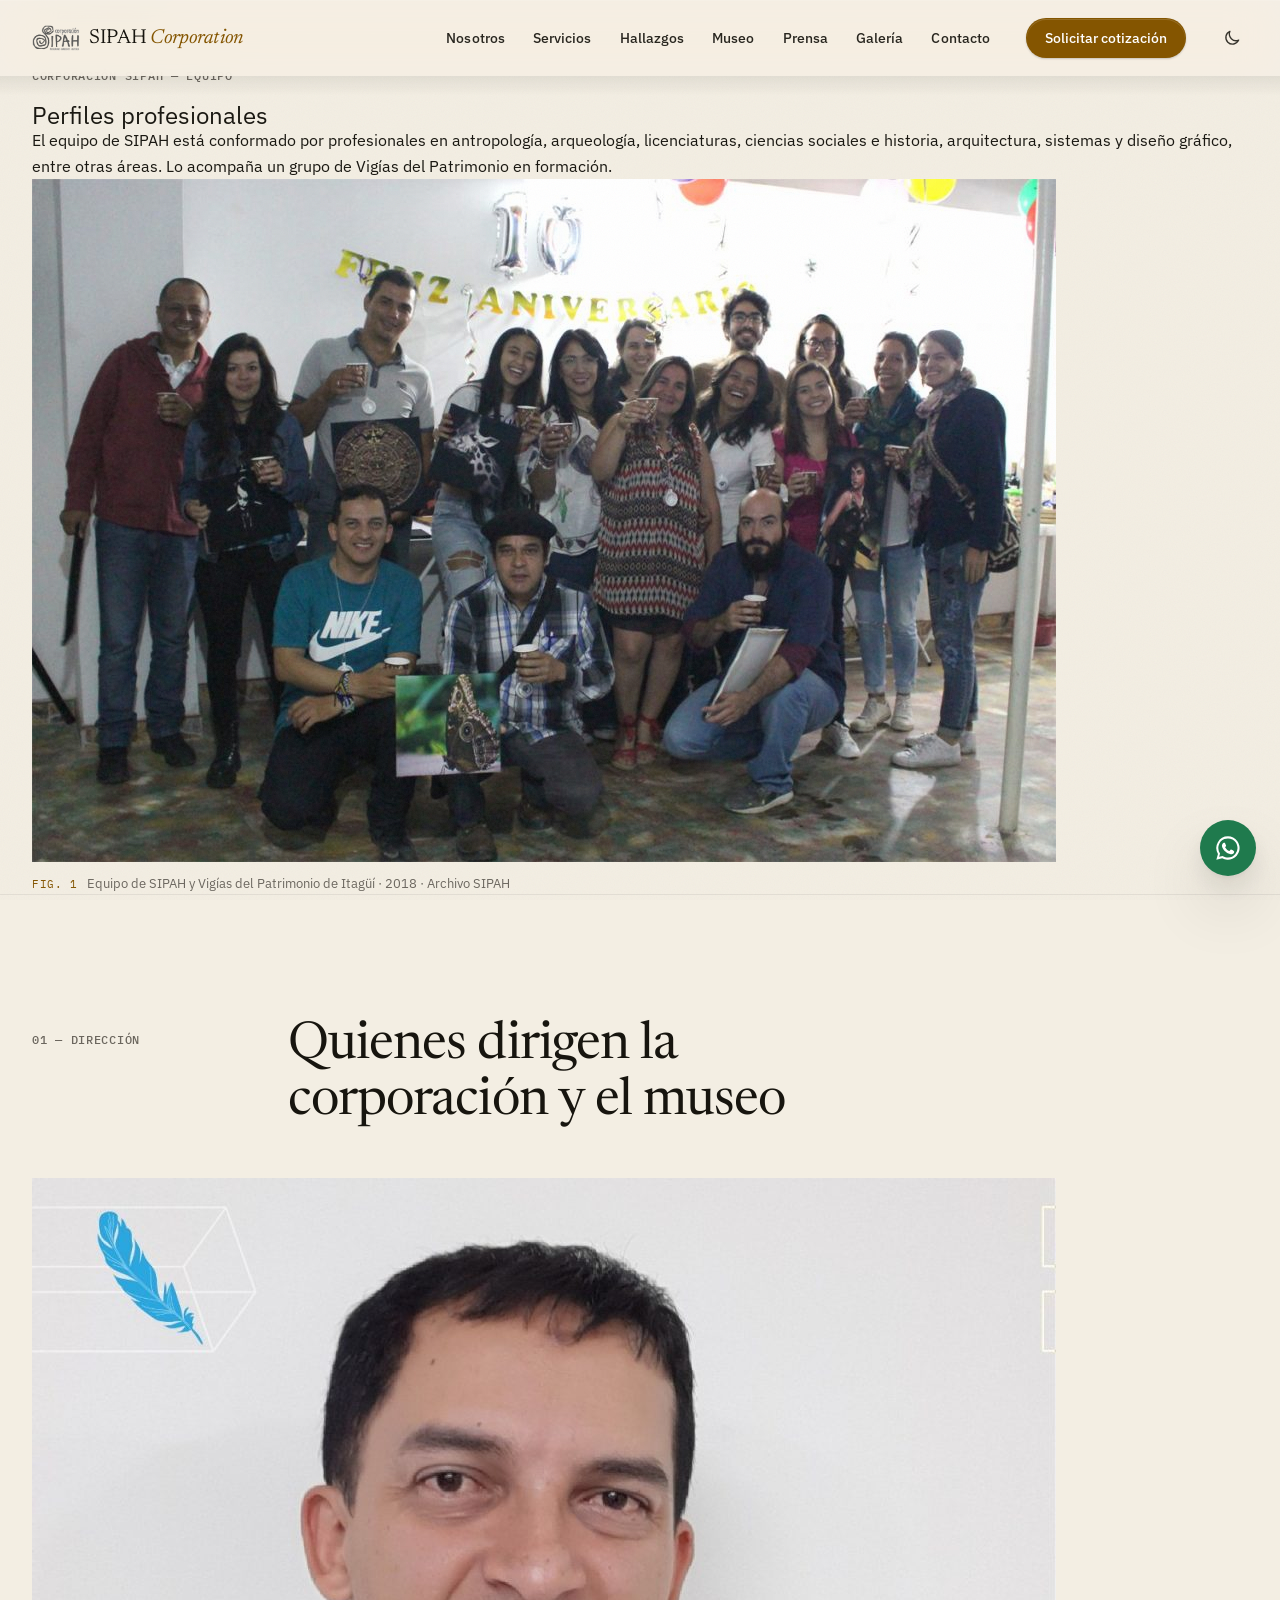
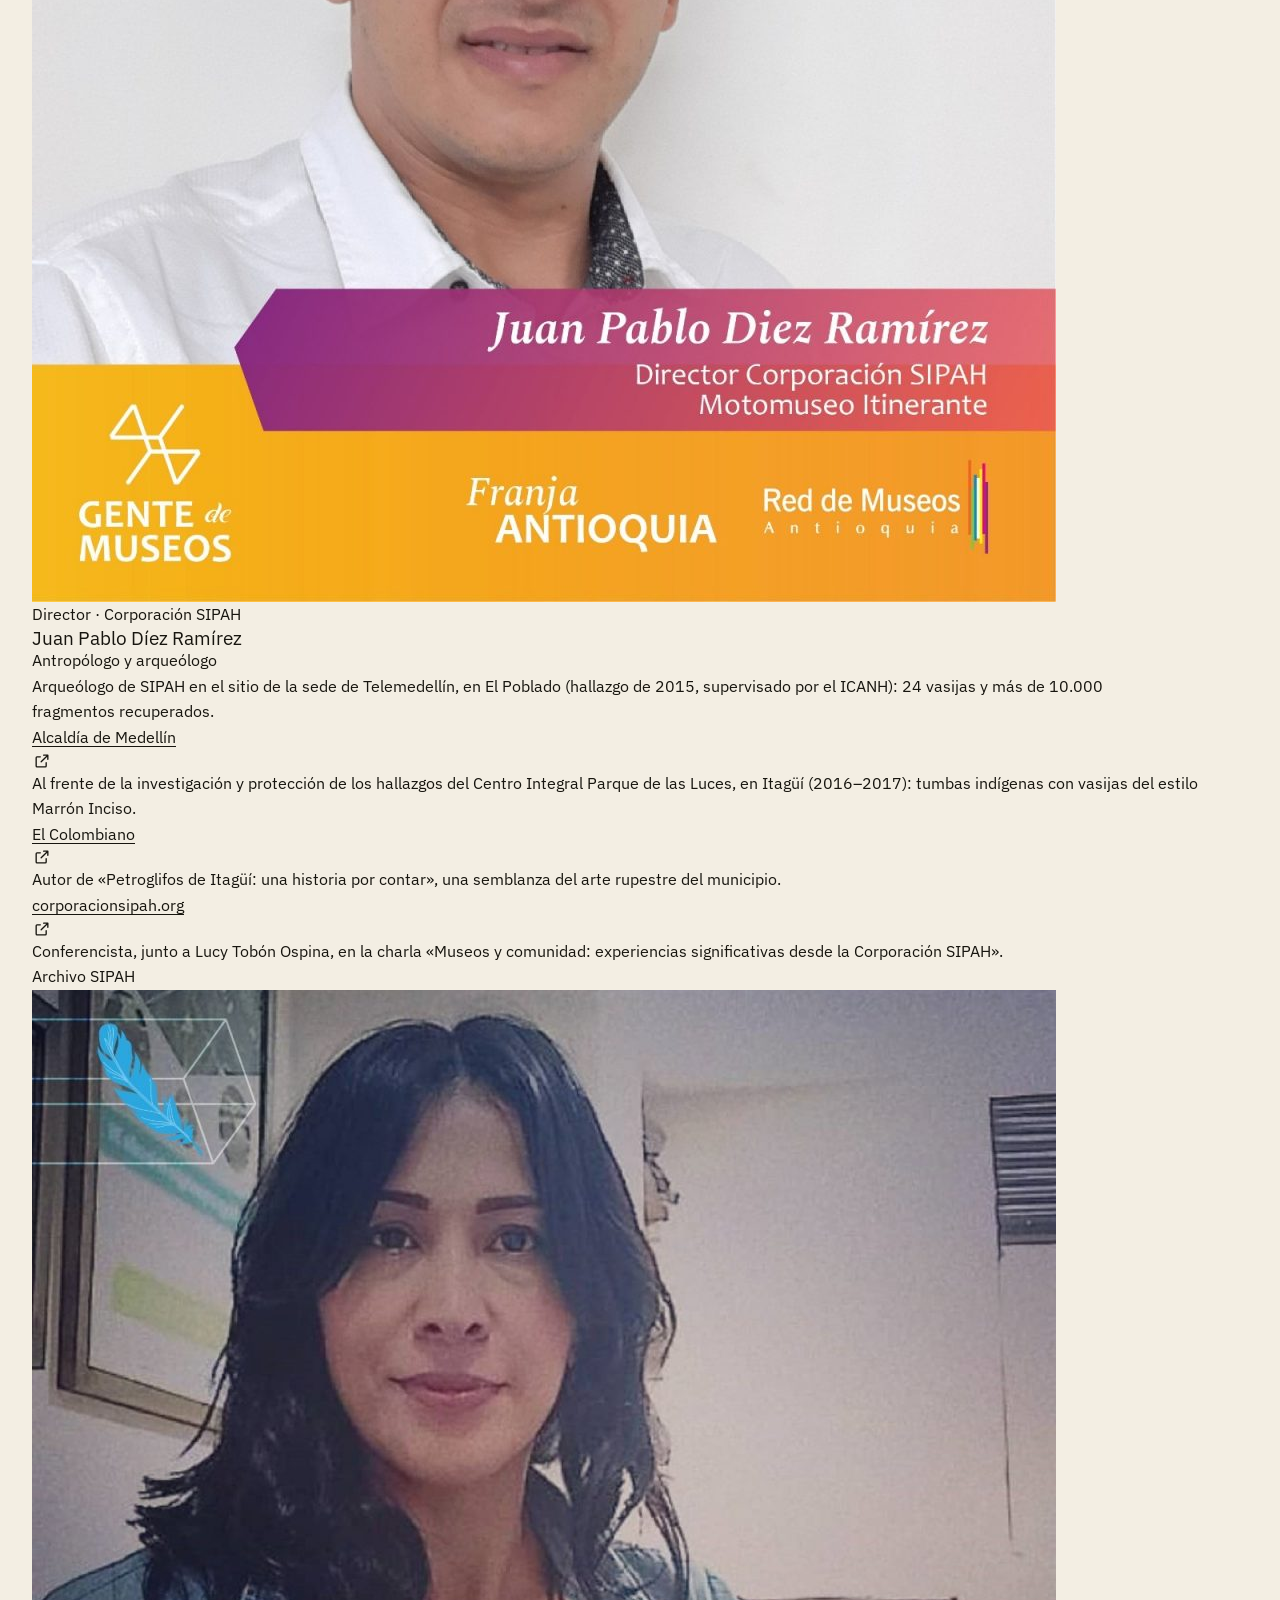
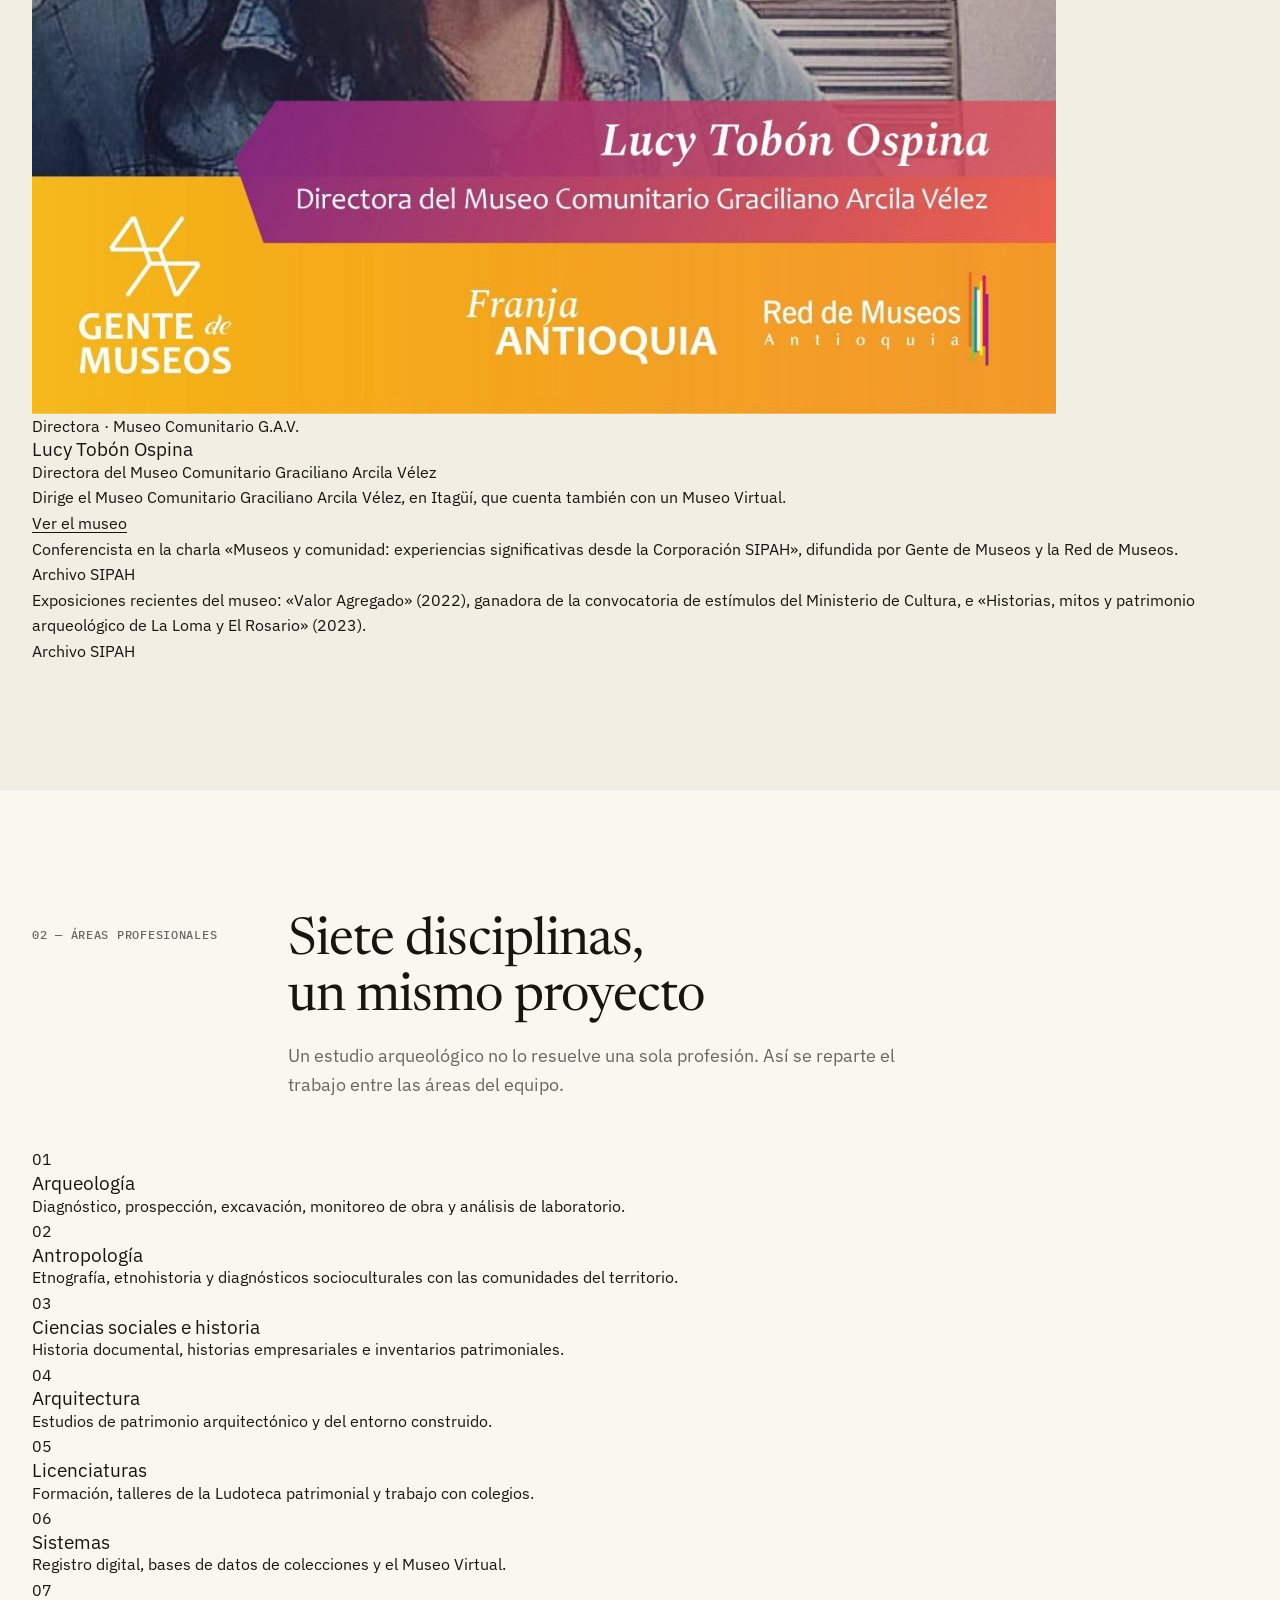
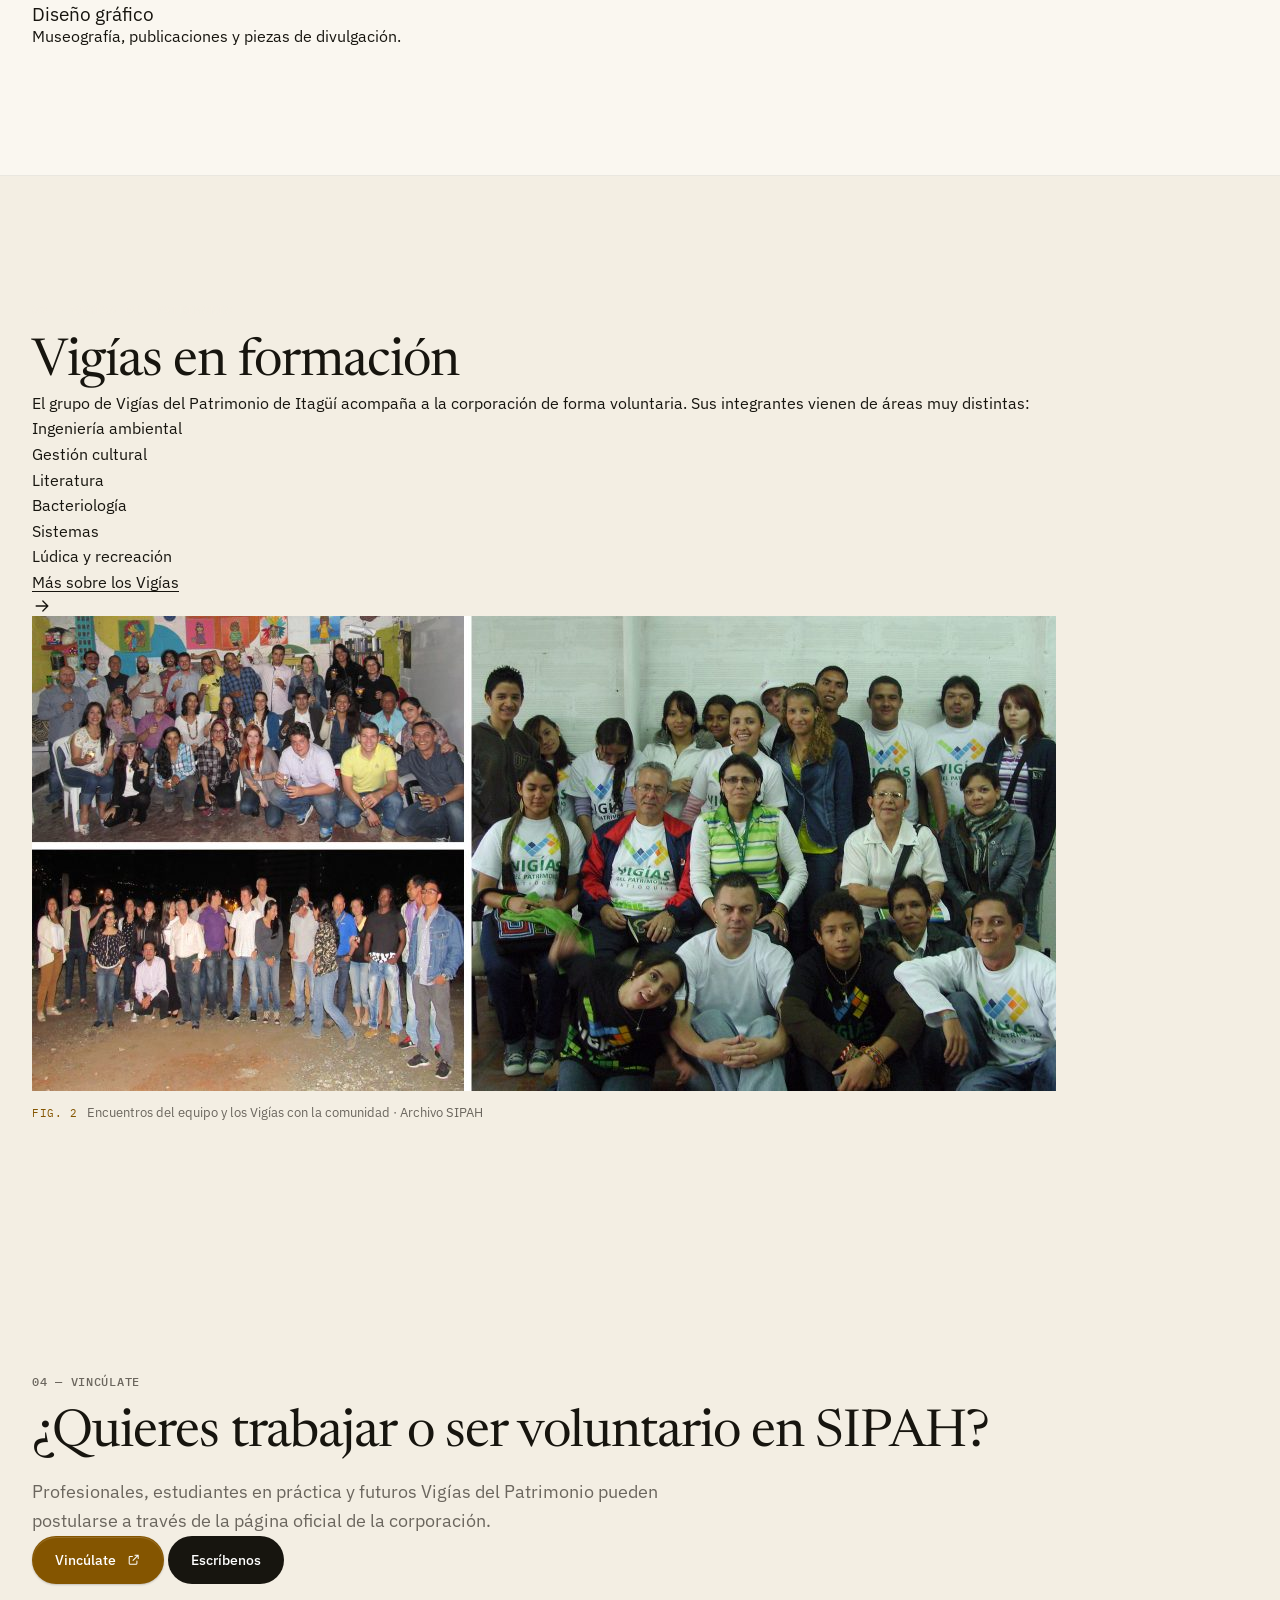
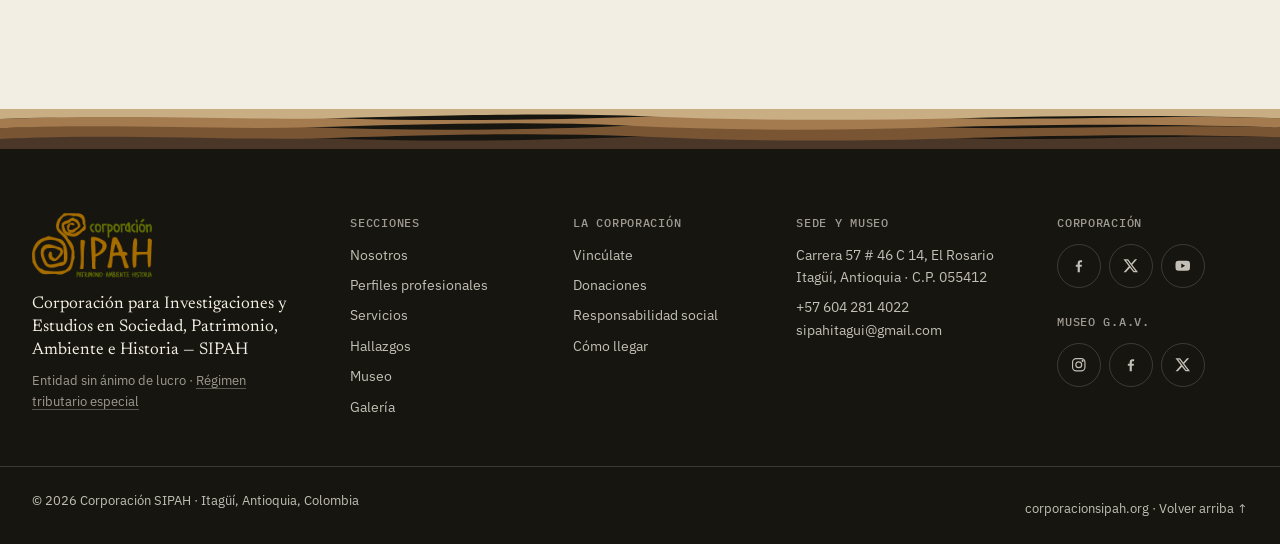
<file: perfiles.html>
<!doctype html>
<html lang="es-CO">
<head>
  <meta charset="utf-8">
  <meta name="viewport" content="width=device-width, initial-scale=1, viewport-fit=cover, interactive-widget=resizes-content">
  <title>Perfiles profesionales · Corporación SIPAH</title>
  <meta name="description" content="Equipo de la Corporación SIPAH: dirección, áreas profesionales (antropología, arqueología, historia, arquitectura, sistemas y diseño) y Vigías del Patrimonio de Itagüí.">
  <meta name="theme-color" content="#F3EEE3">
  <meta name="color-scheme" content="light dark">
  <script src="theme.js"></script>
  <link rel="canonical" href="https://www.sipah.org/perfiles.html">
  <meta property="og:type" content="website">
  <meta property="og:locale" content="es_CO">
  <meta property="og:site_name" content="SIPAH Corporation">
  <meta property="og:title" content="Perfiles profesionales · Corporación SIPAH">
  <meta property="og:description" content="Quiénes hacen la investigación arqueológica y patrimonial de SIPAH en Itagüí, Antioquia.">
  <meta property="og:url" content="https://www.sipah.org/perfiles.html">
  <meta property="og:image" content="https://www.sipah.org/img-original/grupo-sipah-2018-ok-1024x683.jpg">
  <link rel="icon" type="image/png" href="img-original/logo-sipah.png">
  <link rel="preconnect" href="https://fonts.googleapis.com">
  <link rel="preconnect" href="https://fonts.gstatic.com" crossorigin>
  <link rel="stylesheet" href="https://fonts.googleapis.com/css2?family=Newsreader:ital,opsz,wght@0,6..72,400;0,6..72,500;1,6..72,400&family=IBM+Plex+Sans:wght@400;500;600&family=IBM+Plex+Mono:wght@400;500&display=swap">
  <link rel="stylesheet" href="styles.css">
</head>
<body class="page-profiles">
  <script>document.documentElement.classList.add('js');</script>

  <!-- ============ SPRITE DE ÍCONOS ============ -->
  <svg width="0" height="0" style="position:absolute" aria-hidden="true" focusable="false">
    <defs>
      <symbol id="i-sun" viewBox="0 0 24 24"><circle cx="12" cy="12" r="4"/><path d="M12 2.5v2M12 19.5v2M4.6 4.6l1.4 1.4M18 18l1.4 1.4M2.5 12h2M19.5 12h2M4.6 19.4L6 18M18 6l1.4-1.4"/></symbol>
      <symbol id="i-moon" viewBox="0 0 24 24"><path d="M20 14.5A8 8 0 0 1 9.5 4a8 8 0 1 0 10.5 10.5z"/></symbol>
      <symbol id="i-arrow" viewBox="0 0 24 24"><path d="M5 12h14M13 6l6 6-6 6"/></symbol>
      <symbol id="i-chev-l" viewBox="0 0 24 24"><path d="M15 5l-7 7 7 7"/></symbol>
      <symbol id="i-menu" viewBox="0 0 24 24"><path d="M4 8h16M4 16h16"/></symbol>
      <symbol id="i-external" viewBox="0 0 24 24"><path d="M14 5h5v5M19 5l-8 8M17 14v4a1 1 0 0 1-1 1H6a1 1 0 0 1-1-1V8a1 1 0 0 1 1-1h4"/></symbol>
      <symbol id="i-whatsapp" viewBox="0 0 24 24"><path fill="currentColor" stroke="none" d="M12 2a10 10 0 0 0-8.6 15.1L2 22l5-1.3A10 10 0 1 0 12 2zm0 18.2c-1.5 0-3-.4-4.3-1.2l-.3-.2-3 .8.8-2.9-.2-.3A8.2 8.2 0 1 1 12 20.2zm4.5-6.1c-.2-.1-1.5-.7-1.7-.8-.2-.1-.4-.1-.6.1l-.8 1c-.1.2-.3.2-.5.1a6.7 6.7 0 0 1-3.3-2.9c-.3-.4.2-.4.7-1.4.1-.2 0-.3 0-.4l-.8-1.8c-.2-.5-.4-.4-.6-.4h-.5a1 1 0 0 0-.7.3 3 3 0 0 0-.9 2.2c0 1.3.9 2.5 1.1 2.7.1.2 1.8 2.8 4.4 3.9 1.6.7 2.3.8 3.1.6.5-.1 1.5-.6 1.7-1.2.2-.6.2-1.1.2-1.2-.1-.2-.3-.2-.5-.3z"/></symbol>
      <symbol id="i-facebook" viewBox="0 0 24 24"><path fill="currentColor" stroke="none" d="M13.5 21v-7.5H16l.4-3h-2.9V8.6c0-.9.3-1.5 1.5-1.5h1.6V4.4a21 21 0 0 0-2.3-.1c-2.3 0-3.8 1.4-3.8 3.9v2.3H8v3h2.5V21z"/></symbol>
      <symbol id="i-x" viewBox="0 0 24 24"><path fill="currentColor" stroke="none" d="M17.7 3h3.1l-6.8 7.7L22 21h-6.2l-4.9-6.4L5.3 21H2.2l7.2-8.3L2 3h6.4l4.4 5.9zm-1.1 16.2h1.7L7.5 4.7H5.7z"/></symbol>
      <symbol id="i-youtube" viewBox="0 0 24 24"><path fill="currentColor" stroke="none" d="M21.6 7.2a2.5 2.5 0 0 0-1.8-1.8C18.2 5 12 5 12 5s-6.2 0-7.8.4A2.5 2.5 0 0 0 2.4 7.2 26 26 0 0 0 2 12a26 26 0 0 0 .4 4.8 2.5 2.5 0 0 0 1.8 1.8c1.6.4 7.8.4 7.8.4s6.2 0 7.8-.4a2.5 2.5 0 0 0 1.8-1.8A26 26 0 0 0 22 12a26 26 0 0 0-.4-4.8zM10 15V9l5.2 3z"/></symbol>
      <symbol id="i-instagram" viewBox="0 0 24 24"><rect x="3.5" y="3.5" width="17" height="17" rx="5"/><circle cx="12" cy="12" r="4"/><circle cx="17.3" cy="6.7" r=".6" fill="currentColor"/></symbol>
    </defs>
  </svg>

  <a class="skip-link" href="#contenido">Saltar al contenido</a>
  <div class="scroll-progress" aria-hidden="true"><span></span></div>

  <!-- ============ NAVBAR ============ -->
  <header class="nav is-compact" data-nav style="--nav-t: 1">
    <span class="nav__glass" aria-hidden="true"></span>
    <div class="nav__inner container">
      <a class="nav__brand" href="index.html" aria-label="SIPAH Corporation, ir al inicio">
        <img src="img-original/logo-sipah.png" alt="" width="148" height="81" decoding="async">
        <span class="nav__brand-text">SIPAH <em>Corporation</em></span>
      </a>
      <nav class="nav__links" aria-label="Principal">
        <a href="index.html#nosotros">Nosotros</a>
        <a href="index.html#servicios">Servicios</a>
        <a href="index.html#proyectos">Hallazgos</a>
        <a href="index.html#museo">Museo</a>
        <a href="index.html#noticias">Prensa</a>
        <a href="galeria.html">Galería</a>
        <a href="index.html#contacto">Contacto</a>
      </nav>
      <a class="btn btn--primary btn--sm nav__cta" href="index.html#contacto">Solicitar cotización</a>
      <button class="nav__theme" type="button" aria-label="Cambiar a modo oscuro" data-theme-toggle>
        <svg class="icon i-moon" aria-hidden="true"><use href="#i-moon"/></svg>
        <svg class="icon i-sun" aria-hidden="true"><use href="#i-sun"/></svg>
      </button>
      <button class="nav__menu" type="button" aria-label="Abrir menú" aria-controls="drawer" aria-expanded="false" data-drawer-open>
        <svg class="icon" aria-hidden="true"><use href="#i-menu"/></svg>
      </button>
    </div>
  </header>

  <main id="contenido">
    <!-- ============ CABECERA ============
         Fuentes: texto oficial de corporacionsipah.org/historia (equipo y Vigías),
         prensa (Alcaldía de Medellín, El Colombiano, AFP) y afiches del archivo.
         PENDIENTE: completar con los perfiles oficiales de
         corporacionsipah.org/perfiles-profesionales (no se pudo leer: el sitio limitó las peticiones). -->
    <section class="phero" aria-labelledby="phero-title">
      <div class="container">
        <a class="ghero__back" href="index.html#nosotros"><svg class="icon" aria-hidden="true"><use href="#i-chev-l"/></svg>Volver a Nosotros</a>
        <div class="phero__grid">
          <div>
            <p class="eyebrow">Corporación SIPAH — Equipo</p>
            <h1 class="phero__title" id="phero-title">Perfiles profesionales</h1>
            <p class="phero__lead">El equipo de SIPAH está conformado por profesionales en antropología, arqueología, licenciaturas, ciencias sociales e historia, arquitectura, sistemas y diseño gráfico, entre otras áreas. Lo acompaña un grupo de Vigías del Patrimonio en formación.</p>
          </div>
          <figure class="phero__media">
            <img src="img-original/grupo-sipah-2018-ok-1024x683.jpg" alt="Equipo de SIPAH y Vigías del Patrimonio reunidos en 2018" width="1024" height="683" fetchpriority="high" decoding="async">
            <figcaption class="fig"><span class="fig__n">Fig. 1</span> Equipo de SIPAH y Vigías del Patrimonio de Itagüí · 2018 · Archivo SIPAH</figcaption>
          </figure>
        </div>
      </div>
    </section>

    <!-- ============ DIRECCIÓN ============
         Cada dato lleva su fuente. Solo se incluye lo verificable. -->
    <section class="section section--rule" aria-labelledby="dir-title">
      <div class="container">
        <header class="section__head" data-reveal>
          <p class="eyebrow">01 — Dirección</p>
          <h2 class="h2" id="dir-title">Quienes dirigen la corporación y el museo</h2>
        </header>

        <div class="profiles">
          <article class="profile" data-reveal>
            <div class="profile__photo">
              <img src="img-original/3-1-1024x1024.jpeg" alt="Juan Pablo Díez Ramírez" width="1024" height="1024" loading="lazy" decoding="async">
            </div>
            <div class="profile__body">
              <p class="profile__role">Director · Corporación SIPAH</p>
              <h3 class="profile__name">Juan Pablo Díez Ramírez</h3>
              <p class="profile__title">Antropólogo y arqueólogo</p>
              <ul class="profile__facts">
                <li><p>Arqueólogo de SIPAH en el sitio de la sede de Telemedellín, en El Poblado (hallazgo de 2015, supervisado por el ICANH): 24 vasijas y más de 10.000 fragmentos recuperados.</p><a class="profile__src" href="https://www.medellin.gov.co/es/sala-de-prensa/noticias/hallados-yacimientos-arqueologicos-en-zona-del-canal-telemedellin/" target="_blank" rel="noopener">Alcaldía de Medellín <svg class="icon" aria-hidden="true"><use href="#i-external"/></svg></a></li>
                <li><p>Al frente de la investigación y protección de los hallazgos del Centro Integral Parque de las Luces, en Itagüí (2016–2017): tumbas indígenas con vasijas del estilo Marrón Inciso.</p><a class="profile__src" href="https://www.elcolombiano.com/antioquia/tumba-indigena-de-mas-de-2-000-anos-fue-encontrada-en-itagui-MF4171824" target="_blank" rel="noopener">El Colombiano <svg class="icon" aria-hidden="true"><use href="#i-external"/></svg></a></li>
                <li><p>Autor de «Petroglifos de Itagüí: una historia por contar», una semblanza del arte rupestre del municipio.</p><a class="profile__src" href="https://corporacionsipah.org/2019/09/27/petroglifos-de-itagui-una-historia-por-contar/" target="_blank" rel="noopener">corporacionsipah.org <svg class="icon" aria-hidden="true"><use href="#i-external"/></svg></a></li>
                <li><p>Conferencista, junto a Lucy Tobón Ospina, en la charla «Museos y comunidad: experiencias significativas desde la Corporación SIPAH».</p><span class="profile__src">Archivo SIPAH</span></li>
              </ul>
            </div>
          </article>

          <article class="profile" data-reveal>
            <div class="profile__photo">
              <img src="img-original/5-1024x1024.jpeg" alt="Lucy Tobón Ospina" width="1024" height="1024" loading="lazy" decoding="async">
            </div>
            <div class="profile__body">
              <p class="profile__role">Directora · Museo Comunitario G.A.V.</p>
              <h3 class="profile__name">Lucy Tobón Ospina</h3>
              <p class="profile__title">Directora del Museo Comunitario Graciliano Arcila Vélez</p>
              <ul class="profile__facts">
                <li><p>Dirige el Museo Comunitario Graciliano Arcila Vélez, en Itagüí, que cuenta también con un Museo Virtual.</p><a class="profile__src" href="index.html#museo">Ver el museo</a></li>
                <li><p>Conferencista en la charla «Museos y comunidad: experiencias significativas desde la Corporación SIPAH», difundida por Gente de Museos y la Red de Museos.</p><span class="profile__src">Archivo SIPAH</span></li>
                <li><p>Exposiciones recientes del museo: «Valor Agregado» (2022), ganadora de la convocatoria de estímulos del Ministerio de Cultura, e «Historias, mitos y patrimonio arqueológico de La Loma y El Rosario» (2023).</p><span class="profile__src">Archivo SIPAH</span></li>
              </ul>
            </div>
          </article>
        </div>
      </div>
    </section>

    <!-- ============ ÁREAS PROFESIONALES ============
         Disciplinas reales del equipo (corporacionsipah.org/historia). La columna
         "En SIPAH" las relaciona con los servicios que la corporación ofrece. -->
    <section class="section section--tint" aria-labelledby="areas-title">
      <div class="container">
        <header class="section__head" data-reveal>
          <p class="eyebrow">02 — Áreas profesionales</p>
          <h2 class="h2" id="areas-title">Siete disciplinas, un mismo proyecto</h2>
          <p class="section__intro">Un estudio arqueológico no lo resuelve una sola profesión. Así se reparte el trabajo entre las áreas del equipo.</p>
        </header>
        <ol class="areas" data-reveal-group>
          <li><span class="areas__n">01</span><h3>Arqueología</h3><p>Diagnóstico, prospección, excavación, monitoreo de obra y análisis de laboratorio.</p></li>
          <li><span class="areas__n">02</span><h3>Antropología</h3><p>Etnografía, etnohistoria y diagnósticos socioculturales con las comunidades del territorio.</p></li>
          <li><span class="areas__n">03</span><h3>Ciencias sociales e historia</h3><p>Historia documental, historias empresariales e inventarios patrimoniales.</p></li>
          <li><span class="areas__n">04</span><h3>Arquitectura</h3><p>Estudios de patrimonio arquitectónico y del entorno construido.</p></li>
          <li><span class="areas__n">05</span><h3>Licenciaturas</h3><p>Formación, talleres de la Ludoteca patrimonial y trabajo con colegios.</p></li>
          <li><span class="areas__n">06</span><h3>Sistemas</h3><p>Registro digital, bases de datos de colecciones y el Museo Virtual.</p></li>
          <li><span class="areas__n">07</span><h3>Diseño gráfico</h3><p>Museografía, publicaciones y piezas de divulgación.</p></li>
        </ol>
      </div>
    </section>

    <!-- ============ VIGÍAS ============ -->
    <section class="section pvig" aria-labelledby="pvig-title">
      <div class="container pvig__grid">
        <div data-reveal>
          <p class="eyebrow eyebrow--light">03 — Vigías del Patrimonio</p>
          <h2 class="h2" id="pvig-title">Vigías en formación</h2>
          <p class="pvig__lead">El grupo de Vigías del Patrimonio de Itagüí acompaña a la corporación de forma voluntaria. Sus integrantes vienen de áreas muy distintas:</p>
          <ul class="pvig__chips">
            <li>Ingeniería ambiental</li><li>Gestión cultural</li><li>Literatura</li><li>Bacteriología</li><li>Sistemas</li><li>Lúdica y recreación</li>
          </ul>
          <a class="pvig__link" href="index.html#vigias">Más sobre los Vigías <svg class="icon" aria-hidden="true"><use href="#i-arrow"/></svg></a>
        </div>
        <figure class="pvig__media" data-reveal>
          <img src="img-original/collage-sipah-1024x475.jpg" alt="Collage de encuentros del equipo SIPAH con comunidades" width="1024" height="475" loading="lazy" decoding="async">
          <figcaption class="fig"><span class="fig__n">Fig. 2</span> Encuentros del equipo y los Vigías con la comunidad · Archivo SIPAH</figcaption>
        </figure>
      </div>
    </section>

    <!-- ============ VINCÚLATE ============ -->
    <section class="section" aria-labelledby="join-title">
      <div class="container join" data-reveal>
        <div>
          <p class="eyebrow">04 — Vincúlate</p>
          <h2 class="h2" id="join-title">¿Quieres trabajar o ser voluntario en SIPAH?</h2>
          <p class="section__intro">Profesionales, estudiantes en práctica y futuros Vigías del Patrimonio pueden postularse a través de la página oficial de la corporación.</p>
        </div>
        <div class="join__actions">
          <a class="btn btn--primary" href="https://corporacionsipah.org/vinculate/" target="_blank" rel="noopener">Vincúlate <svg class="icon" aria-hidden="true"><use href="#i-external"/></svg></a>
          <a class="btn btn--ghost" href="index.html#contacto">Escríbenos</a>
        </div>
      </div>
    </section>
  </main>

  <!-- Divisor en estratos (cierre) -->
  <div class="strata strata--footer" aria-hidden="true">
    <svg viewBox="0 0 1200 48" preserveAspectRatio="none" focusable="false">
      <path class="strata__1" d="M0 0H1200V14C1100 18 1010 9 900 13S690 20 600 15 400 8 300 13 110 19 0 12Z"/>
      <path class="strata__2" d="M0 12C110 19 220 10 300 13S500 21 600 15 790 9 900 13 1100 18 1200 14V26C1080 30 980 22 880 26S680 33 590 28 390 21 290 26 100 31 0 25Z"/>
      <path class="strata__3" d="M0 25C100 31 200 23 290 26S490 34 590 28 780 22 880 26 1080 30 1200 26V37C1090 41 990 34 900 37S700 43 610 39 410 33 310 37 120 42 0 36Z"/>
      <path class="strata__4" d="M0 36C120 42 230 34 310 37S520 44 610 39 800 34 900 37 1090 41 1200 37V48H0Z"/>
    </svg>
  </div>

  <!-- ============ FOOTER ============ -->
  <footer class="footer">
    <div class="container footer__grid">
      <div class="footer__brand">
        <img class="footer__logo" src="img-original/cropped-logo-color.png" alt="SIPAH Corporation" width="292" height="160" loading="lazy" decoding="async">
        <p class="footer__legal">Corporación para Investigaciones y Estudios en Sociedad, Patrimonio, Ambiente e Historia — SIPAH</p>
        <p class="footer__meta">Entidad sin ánimo de lucro · <a href="https://corporacionsipah.org/regimen-especial/" target="_blank" rel="noopener">Régimen tributario especial</a></p>
      </div>
      <nav aria-label="Secciones">
        <p class="footer__head">Secciones</p>
        <ul>
          <li><a href="index.html#nosotros">Nosotros</a></li>
          <li><a href="perfiles.html" aria-current="page">Perfiles profesionales</a></li>
          <li><a href="index.html#servicios">Servicios</a></li>
          <li><a href="index.html#proyectos">Hallazgos</a></li>
          <li><a href="index.html#museo">Museo</a></li>
          <li><a href="galeria.html">Galería</a></li>
        </ul>
      </nav>
      <nav aria-label="La corporación">
        <p class="footer__head">La corporación</p>
        <ul>
          <li><a href="https://corporacionsipah.org/vinculate/" target="_blank" rel="noopener">Vincúlate</a></li>
          <li><a href="https://corporacionsipah.org/donaciones/" target="_blank" rel="noopener">Donaciones</a></li>
          <li><a href="https://corporacionsipah.org/responsabilidad/" target="_blank" rel="noopener">Responsabilidad social</a></li>
          <li><a href="https://corporacionsipah.org/como-llegar/" target="_blank" rel="noopener">Cómo llegar</a></li>
        </ul>
      </nav>
      <div>
        <p class="footer__head">Sede y museo</p>
        <p>Carrera 57 # 46 C 14, El Rosario<br>Itagüí, Antioquia · C.P. 055412</p>
        <p><a href="tel:+576042814022">+57 604 281 4022</a><br><a href="mailto:sipahitagui@gmail.com">sipahitagui@gmail.com</a></p>
      </div>
      <div>
        <p class="footer__head">Corporación</p>
        <ul class="social">
          <li><a href="https://www.facebook.com/CorporacionSipah/" target="_blank" rel="noopener" aria-label="Facebook de SIPAH"><svg class="icon" aria-hidden="true"><use href="#i-facebook"/></svg></a></li>
          <li><a href="https://x.com/sipahitagui" target="_blank" rel="noopener" aria-label="X de SIPAH"><svg class="icon" aria-hidden="true"><use href="#i-x"/></svg></a></li>
          <li><a href="https://www.youtube.com/user/CorporacionSIPAH" target="_blank" rel="noopener" aria-label="YouTube de SIPAH"><svg class="icon" aria-hidden="true"><use href="#i-youtube"/></svg></a></li>
        </ul>
        <p class="footer__head footer__head--sub">Museo G.A.V.</p>
        <ul class="social">
          <li><a href="https://www.instagram.com/museocomunitariogav/" target="_blank" rel="noopener" aria-label="Instagram del Museo Comunitario G.A.V."><svg class="icon" aria-hidden="true"><use href="#i-instagram"/></svg></a></li>
          <li><a href="https://www.facebook.com/gracilianoarcilavelez.museocomunitario.3" target="_blank" rel="noopener" aria-label="Facebook del Museo Comunitario G.A.V."><svg class="icon" aria-hidden="true"><use href="#i-facebook"/></svg></a></li>
          <li><a href="https://x.com/gav_museo" target="_blank" rel="noopener" aria-label="X del Museo Comunitario G.A.V."><svg class="icon" aria-hidden="true"><use href="#i-x"/></svg></a></li>
        </ul>
      </div>
    </div>
    <div class="container footer__bottom">
      <p>© <span data-year>2026</span> Corporación SIPAH · Itagüí, Antioquia, Colombia</p>
      <p><a href="https://corporacionsipah.org/" target="_blank" rel="noopener">corporacionsipah.org</a> · <a href="#contenido">Volver arriba ↑</a></p>
    </div>
  </footer>

  <!-- ============ WHATSAPP FLOTANTE ============ -->
  <a class="whatsapp" href="https://wa.me/573006345648?text=Hola%20SIPAH%2C%20quiero%20informaci%C3%B3n%20sobre%20un%20estudio%20arqueol%C3%B3gico." target="_blank" rel="noopener" aria-label="Escribir a SIPAH por WhatsApp">
    <svg aria-hidden="true"><use href="#i-whatsapp"/></svg>
  </a>

  <!-- ============ DRAWER MÓVIL ============ -->
  <div class="drawer-overlay" data-drawer-overlay hidden></div>
  <div class="drawer" id="drawer" role="dialog" aria-modal="true" aria-label="Menú" data-drawer hidden>
    <div class="drawer__handle" aria-hidden="true"></div>
    <nav aria-label="Menú móvil">
      <ul class="drawer__links">
        <li><a href="index.html#nosotros">Nosotros</a></li>
        <li><a href="perfiles.html" aria-current="page">Perfiles</a></li>
        <li><a href="index.html#servicios">Servicios</a></li>
        <li><a href="index.html#proyectos">Hallazgos</a></li>
        <li><a href="index.html#museo">Museo</a></li>
        <li><a href="galeria.html">Galería</a></li>
        <li><a href="index.html#contacto">Contacto</a></li>
      </ul>
    </nav>
    <a class="btn btn--primary btn--block" href="index.html#contacto">Solicitar cotización</a>
    <button class="drawer__close" type="button" data-drawer-close>Cerrar</button>
  </div>

  <script src="perfiles.js" defer></script>
</body>
</html>
</file>
<file: styles.css>
/* ==========================================================================
   SIPAH Corporation · Landing page
   Estructura:
   01. Tokens (:root)          08. Proceso            15. Galería + filtros
   02. Fuentes de fallback     09. Proyectos          16. Aliados (marquee)
   03. Base / reset            10. Línea de tiempo    17. CTA final
   04. Utilidades              11. Petroglifos        18. Contacto + formulario
   05. Botones                 12. Cifras             19. Footer + WhatsApp
   06. Navbar + progreso       13. Museo              20. Drawer (Vaul)
   07. Hero / Nosotros /       14. Vigías / Public.   21. Lightbox
       Servicios                                      22. Toaster (Sonner)
   23. Revelados  24. Responsive  25. Reduced motion
   ========================================================================== */

/* 01. TOKENS -------------------------------------------------------------- */
:root {
  /* Paleta de la marca SIPAH (medida del logo en espiral: dorado #A56C00 y oliva #626F03)
     + colores de suelo de la tabla Munsell para los estratos. */
  --sand: #F3EEE3;
  --sand-2: #E9E1D1;
  --paper: #FAF7F0;
  --accent: #A56C00;            /* dorado SIPAH (decorativo, trazos, íconos grandes) */
  --accent-ink: #845500;
  --accent-solid: #845500;      /* el mismo dorado oscuro, pero como fondo con texto blanco (fijo en ambos temas) */        /* dorado oscurecido: texto y botones, AA sobre arena y con blanco */
  --gold-light: #D9A441;        /* dorado claro: acentos sobre fondos oscuros */
  --olive: #626F03;             /* oliva SIPAH */
  --olive-900: #333A0A;         /* secciones oscuras */
  --olive-950: #262B08;
  --stone: #6B665E;
  --ink: #17150F;
  --ink-2: #2B2820;
  --white: #FFFFFF;
  /* Roles (no colores): permiten el modo oscuro sin invertir las secciones que ya son oscuras */
  --surface: var(--white);      /* tarjetas, formularios, paneles */
  --deep: #17150F;              /* fondos oscuros fijos: hero, footer, línea de tiempo */
  --on-dark: #F3EEE3;           /* texto claro sobre fondos oscuros, en ambos temas */
  /* Munsell (suelos): 10YR 2/2 · 7.5YR 4/4 · 10YR 5/4 · 10YR 7/4 · 2.5Y 8/2 */
  --soil-1: #4A3728;
  --soil-2: #7A5534;
  --soil-3: #A47B4F;
  --soil-4: #C9AE84;
  --soil-5: #DDD3BD;

  /* Bordes del modo claro: suaves, para que separen sin dibujar cajas */
  --line: rgb(23 21 15 / 0.07);
  --line-strong: rgb(23 21 15 / 0.12);
  --line-light: rgb(255 255 255 / 0.16);

  /* Tipografía: Newsreader (serif editorial con tamaño óptico) + IBM Plex Sans,
     y Plex Mono para rótulos tipo ficha de catálogo / campo. */
  --font-serif: "Newsreader", "Newsreader Fallback", Georgia, "Times New Roman", serif;
  --font-sans: "IBM Plex Sans", "Plex Fallback", system-ui, -apple-system, "Segoe UI", sans-serif;
  --font-mono: "IBM Plex Mono", ui-monospace, "SFMono-Regular", Menlo, monospace;
  /* Escala modular 1.25 con clamp fluido */
  --fs-xs: 0.8125rem;
  --fs-sm: 0.875rem;
  --fs-base: 1rem;
  --fs-md: 1.125rem;
  --fs-lg: clamp(1.25rem, 1.1rem + 0.6vw, 1.5rem);
  --fs-xl: clamp(1.75rem, 1.4rem + 1.4vw, 2.5rem);
  --fs-2xl: clamp(2.25rem, 1.6rem + 2.8vw, 4rem);
  --fs-3xl: clamp(2.75rem, 1.6rem + 5vw, 6rem);
  /* Rótulos tipo ficha (mono, mayúsculas): un solo sistema para toda la página */
  --label: 0.75rem;
  --label-sm: 0.6875rem;
  --label-track: 0.06em;

  /* Easing */
  --ease-out: cubic-bezier(0.23, 1, 0.32, 1);
  --ease-in-out: cubic-bezier(0.77, 0, 0.175, 1);
  --ease-drawer: cubic-bezier(0.32, 0.72, 0, 1);

  /* Duraciones */
  --dur-press: 160ms;
  --dur-micro: 200ms;
  --dur-ui: 250ms;
  --dur-enter: 450ms;
  --dur-drawer: 500ms;
  --dur-toast: 400ms;
  --stagger: 50ms;

  /* Espaciado (base 4px) */
  --space-1: 0.25rem;
  --space-2: 0.5rem;
  --space-3: 0.75rem;
  --space-4: 1rem;
  --space-5: 1.5rem;
  --space-6: 2rem;
  --space-7: 3rem;
  --space-8: 4rem;
  --space-9: 6rem;
  --section-y: clamp(4.5rem, 3rem + 6vw, 9rem);
  --gutter: 16px;
  --container: 1240px;

  /* Radios y sombras */
  --radius: 10px;
  --radius-sm: 6px;
  --radius-pill: 999px;
  /* Sombras casi nulas: la jerarquía la dan las líneas y la tipografía, no las cajas */
  --shadow-sm: none;
  --shadow-md: 0 1px 2px rgb(23 21 15 / 0.06);
  --shadow-lg: 0 2px 4px rgb(20 20 18 / 0.04), 0 12px 24px rgb(20 20 18 / 0.08), 0 32px 64px rgb(20 20 18 / 0.12);

  --nav-h: 68px;
  --z-nav: 40;
  --z-fab: 45;
  --z-drawer: 60;
  --z-lightbox: 70;
  --z-toast: 80;
}

/* 02. FUENTES DE FALLBACK con métricas ajustadas (evita saltos al cargar) */
@font-face {
  font-family: "Plex Fallback";
  src: local("Arial"), local("Helvetica"), local("Liberation Sans");
  size-adjust: 101%;
  ascent-override: 101%;
  descent-override: 27%;
  line-gap-override: 0%;
}
@font-face {
  font-family: "Newsreader Fallback";
  src: local("Georgia"), local("Times New Roman"), local("Liberation Serif");
  size-adjust: 96%;
  ascent-override: 92%;
  descent-override: 24%;
  line-gap-override: 0%;
}

/* 03. BASE ------------------------------------------------------------------ */
*, *::before, *::after { box-sizing: border-box; }
* { margin: 0; }
html {
  -webkit-text-size-adjust: 100%;
  text-size-adjust: 100%;
  scroll-behavior: smooth;
  scroll-padding-top: calc(var(--nav-h) + 8px);
}
body {
  min-height: 100vh;
  background: var(--sand);
  color: var(--ink);
  font-family: var(--font-sans);
  font-size: var(--fs-base);
  line-height: 1.6;
  -webkit-font-smoothing: antialiased;
  -moz-osx-font-smoothing: grayscale;
  -webkit-tap-highlight-color: transparent;
  overflow-x: clip;
}
/* Grano de papel: SVG de ruido muy sutil sobre todo el documento */
body::after {
  content: "";
  position: fixed;
  inset: 0;
  /* Por debajo del nav (40), drawer, lightbox y toasts: el grano es del papel, no de las fotos ampliadas */
  z-index: 35;
  pointer-events: none;
  opacity: 0.045;
  transition: opacity var(--dur-ui) ease;
  background-image: url("data:image/svg+xml,%3Csvg xmlns='http://www.w3.org/2000/svg' width='160' height='160'%3E%3Cfilter id='n'%3E%3CfeTurbulence type='fractalNoise' baseFrequency='0.85' numOctaves='3' stitchTiles='stitch'/%3E%3C/filter%3E%3Crect width='100%25' height='100%25' filter='url(%23n)'/%3E%3C/svg%3E");
}
html.is-locked body::after { opacity: 0; }
img, svg { display: block; max-width: 100%; }
img { height: auto; }
a { color: inherit; text-decoration-thickness: 1px; text-underline-offset: 3px; }
button, input, select, textarea { font: inherit; color: inherit; }
button { cursor: pointer; background: none; border: 0; }
ul, ol { padding: 0; list-style: none; }
h1, h2, h3 { font-weight: 400; line-height: 1.1; text-wrap: balance; }
p { text-wrap: pretty; }
em { font-style: italic; }

:focus-visible {
  outline: 2px solid var(--accent);
  outline-offset: 3px;
  border-radius: 4px;
}
::selection { background: var(--accent); color: var(--white); }

.icon {
  width: 1.25em;
  height: 1.25em;
  fill: none;
  stroke: currentColor;
  stroke-width: 1.6;
  stroke-linecap: round;
  stroke-linejoin: round;
  flex-shrink: 0;
}

/* 04. UTILIDADES ---------------------------------------------------------- */
.container {
  width: 100%;
  max-width: calc(var(--container) + var(--gutter) * 2);
  margin-inline: auto;
  padding-inline: var(--gutter);
}
.sr-only {
  position: absolute !important;
  width: 1px; height: 1px;
  padding: 0; margin: -1px;
  overflow: hidden; clip: rect(0 0 0 0);
  white-space: nowrap; border: 0;
}
.skip-link {
  position: fixed;
  top: 12px; left: 12px;
  z-index: 100;
  padding: 10px 16px;
  background: var(--deep);
  color: var(--white);
  border-radius: var(--radius-sm);
  transform: translateY(-160%);
  transition: transform var(--dur-micro) var(--ease-out);
}
.skip-link:focus { transform: translateY(0); }

.section { padding-block: var(--section-y); position: relative; }
.section--tint { background: var(--paper); border-block: 1px solid var(--line); }
.section__head { max-width: 46rem; margin-bottom: var(--space-7); }
.section__intro { color: var(--stone); font-size: var(--fs-md); margin-top: var(--space-4); max-width: 60ch; }
/* Encabezado editorial: en escritorio, el rótulo vive en su propia columna
   (como el número de sala en un museo) y el título en la siguiente. */
@media (min-width: 1024px) {
  .section__head {
    display: grid;
    grid-template-columns: 13rem minmax(0, 46rem);
    column-gap: var(--space-7);
    max-width: none;
  }
  .section__head > * { grid-column: 2; }
  .section__head > .eyebrow { grid-column: 1; grid-row: 1 / span 3; margin: 0; padding-top: 0.85em; align-self: start; }
}

/* Rótulo tipo ficha de catálogo: monoespaciada, número de sección y nombre */
.eyebrow {
  display: block;
  font-family: var(--font-mono);
  font-size: var(--label);
  font-weight: 500;
  letter-spacing: var(--label-track);
  text-transform: uppercase;
  color: var(--stone);
  margin-bottom: var(--space-4);
}
.eyebrow--light { color: rgb(243 238 227 / 0.7); }

.h2 {
  font-family: var(--font-serif);
  font-optical-sizing: auto;
  font-weight: 400;
  font-size: clamp(2rem, 1.5rem + 2.2vw, 3.4rem);
  letter-spacing: -0.018em;  /* tracking negativo solo en tamaños grandes */
  line-height: 1.06;
}
/* La itálica ya no es una fórmula de color: solo cambia la voz, en el mismo tono */
.h2 em, .cta__title em { color: inherit; }
.hero__title em { color: var(--gold-light); }

/* Títulos revelados por línea (main.js envuelve cada palabra).
   La máscara tiene un margen extra para no recortar itálicas ni descendentes. */
.split-word {
  display: inline-block;
  overflow: hidden;
  vertical-align: top;
  padding: 0.1em 0.08em 0.16em;
  margin: -0.1em -0.08em -0.16em;
}
.split-word__i {
  display: inline-block;
  transform: translateY(110%);
  transition: transform 600ms var(--ease-out);
  transition-delay: calc(var(--line, 0) * 80ms);
}
.split-title.is-in .split-word__i { transform: none; }
.hero__title .split-word__i { transition-delay: calc(250ms + var(--line, 0) * 90ms); }
.lead { font-size: var(--fs-md); line-height: 1.55; margin-block: var(--space-5) var(--space-4); }

.card {
  background: var(--surface);
  border: 1px solid var(--line);
  border-radius: var(--radius);
  box-shadow: var(--shadow-sm);
}

.tags { display: flex; flex-wrap: wrap; gap: 8px; margin-top: var(--space-5); }
.tags li {
  font-size: var(--fs-sm);
  padding: 6px 14px;
  border: 1px solid var(--line-strong);
  border-radius: var(--radius-pill);
  color: var(--ink-2);
}

/* 05. BOTONES ---------------------------------------------------------------
   Feedback táctil: scale(0.97) en :active. Transiciones con propiedades exactas. */
.btn {
  --btn-bg: var(--ink);
  --btn-fg: var(--white);
  display: inline-flex;
  align-items: center;
  justify-content: center;
  gap: 10px;
  min-height: 48px;
  padding: 0 22px;
  border-radius: var(--radius-pill);
  background: var(--btn-bg);
  color: var(--btn-fg);
  font-size: var(--fs-sm);
  font-weight: 500;
  text-decoration: none;
  white-space: nowrap;
  border: 1px solid transparent;
  user-select: none;
  transition:
    transform var(--dur-press) var(--ease-out),
    background-color var(--dur-micro) ease,
    box-shadow var(--dur-micro) ease;
}
.btn:active { transform: scale(0.97); }
.btn .icon { width: 1.1em; height: 1.1em; transition: transform var(--dur-micro) var(--ease-out); }
.btn--primary { --btn-bg: var(--accent); box-shadow: 0 1px 0 rgb(255 255 255 / 0.15) inset, 0 1px 2px rgb(20 20 18 / 0.2); }
.btn--glass {
  --btn-bg: rgb(255 255 255 / 0.1);
  border-color: rgb(255 255 255 / 0.28);
  backdrop-filter: blur(12px);
  -webkit-backdrop-filter: blur(12px);
}
.btn--light { --btn-bg: var(--sand); --btn-fg: var(--ink); }
.btn--sm { min-height: 40px; padding: 0 18px; }
.btn--block { width: 100%; }

@media (hover: hover) and (pointer: fine) {
  .btn--primary:hover { --btn-bg: var(--accent-solid); }
  .btn--glass:hover { --btn-bg: rgb(255 255 255 / 0.18); }
  .btn--light:hover { --btn-bg: var(--white); }
  .btn:hover .icon { transform: translateX(3px); }
}

/* 06. NAVBAR + PROGRESO ---------------------------------------------------- */
.scroll-progress {
  position: fixed;
  inset: 0 0 auto 0;
  height: 2px;
  z-index: calc(var(--z-nav) + 1);
  pointer-events: none;
}
.scroll-progress span {
  display: block;
  height: 100%;
  background: var(--accent);
  transform: scaleX(0);
  transform-origin: 0 50%;
  will-change: transform;
}

.nav {
  position: fixed;
  inset: 0 0 auto 0;
  z-index: var(--z-nav);
  height: var(--nav-h);
  color: var(--white);
  transition: transform 300ms var(--ease-out), color var(--dur-micro) ease;
}
/* Material de vidrio (Apple · Materials): dos capas que se funden con el scroll.
   --nav-t (0→1, lo fija main.js) cruza de un vidrio ligero a uno más grueso, así
   el desenfoque "se intensifica" sin animar backdrop-filter (que es costoso). */
.nav { --nav-t: 0; }
.nav::before,
.nav__glass {
  content: "";
  position: absolute;
  inset: 0;
  pointer-events: none;
}
/* Capa 1: vidrio ligero con borde de luz arriba (la luz "toca" el material) */
.nav::before {
  background: rgb(244 239 230 / 0.55);
  backdrop-filter: blur(10px) saturate(160%);
  -webkit-backdrop-filter: blur(10px) saturate(160%);
  box-shadow: inset 0 1px 0 rgb(255 255 255 / 0.55);
  opacity: min(1, calc(var(--nav-t) * 2.5));
}
/* Capa 2: vidrio grueso, aparece a medida que se baja */
.nav__glass {
  background: rgb(244 239 230 / 0.72);
  backdrop-filter: blur(24px) saturate(180%);
  -webkit-backdrop-filter: blur(24px) saturate(180%);
  opacity: var(--nav-t);
}
/* Scroll edge: un desvanecido suave donde el contenido pasa bajo la barra, en vez de una línea */
.nav::after {
  content: "";
  position: absolute;
  left: 0; right: 0; top: 100%;
  height: 20px;
  pointer-events: none;
  background: linear-gradient(rgb(20 20 18 / 0.07), rgb(20 20 18 / 0));
  opacity: var(--nav-t);
}
.nav.is-compact { color: var(--ink); }
/* Vibrancy: sobre vidrio, texto con un punto más de peso y aire */
.nav.is-compact .nav__links a { font-weight: 500; letter-spacing: 0.005em; opacity: 0.92; }
.nav.is-hidden { transform: translateY(-100%); }
@media (prefers-reduced-transparency: reduce) {
  .nav::before, .nav__glass { backdrop-filter: none; -webkit-backdrop-filter: none; background: var(--sand); }
}
@media (prefers-contrast: more) {
  .nav::before, .nav__glass { backdrop-filter: none; -webkit-backdrop-filter: none; background: var(--sand); }
  .nav::after { background: var(--ink); height: 1px; }
}

.nav__inner {
  position: relative;
  height: 100%;
  display: flex;
  align-items: center;
  gap: var(--space-5);
}
.nav__brand {
  display: flex;
  align-items: center;
  gap: 10px;
  text-decoration: none;
  margin-right: auto;
  transform-origin: 0 50%;
  transition: transform var(--dur-ui) var(--ease-out);
}
.nav.is-compact .nav__brand { transform: scale(0.92); }
.nav__brand img {
  width: 52px; height: auto;
  /* Fondo transparente: sobre la foto del hero el logo (gris) se vuelve blanco
     para mantener el contraste; con la barra de vidrio claro recupera su color. */
  filter: brightness(0) invert(1) drop-shadow(0 1px 2px rgb(0 0 0 / 0.25));
  transition: filter var(--dur-ui) var(--ease-out);
}
.nav.is-compact .nav__brand img { filter: none; }
.nav__brand-text { font-family: var(--font-serif); font-size: 1.375rem; letter-spacing: -0.01em; line-height: 1; }
.nav__brand-text em { color: var(--gold-light); }
.nav.is-compact .nav__brand-text em { color: var(--accent-ink); }

.nav__links { display: none; gap: 4px; }
.nav__links a {
  position: relative;
  padding: 8px 12px;
  font-size: var(--fs-sm);
  text-decoration: none;
  border-radius: var(--radius-pill);
  opacity: 0.86;
  transition: opacity var(--dur-micro) ease, background-color var(--dur-micro) ease;
}
.nav__links a[aria-current="true"] { opacity: 1; }
.nav__links a[aria-current="true"]::after {
  content: "";
  position: absolute;
  left: 12px; right: 12px; bottom: 3px;
  height: 1px;
  background: currentColor;
}
@media (hover: hover) and (pointer: fine) {
  .nav__links a:hover { opacity: 1; background: rgb(127 127 127 / 0.12); }
}
.nav__cta { display: none; }
.nav__menu {
  display: grid;
  place-items: center;
  width: 44px; height: 44px;
  border-radius: var(--radius-pill);
  transition: transform var(--dur-press) var(--ease-out);
}
.nav__menu:active { transform: scale(0.94); }
.nav__menu .icon { width: 24px; height: 24px; }

/* 07a. HERO ------------------------------------------------------------- */
/* Una pantalla con video de fondo. Capas (de atrás hacia delante):
   póster como background → video → degradado → contenido. Con isolation el
   z-index negativo del video queda dentro del hero y no detrás de la página. */
.hero {
  position: relative;
  min-height: 100vh;
  min-height: 100svh;          /* móvil: no salta cuando aparece/desaparece la barra del navegador */
  display: flex;
  flex-direction: column;
  justify-content: center;
  overflow: hidden;
  isolation: isolate;
  color: var(--white);
  /* Respaldo: el mismo póster. Se ve si el video no carga, con ahorro de datos
     o con movimiento reducido (en esos casos el video ni se descarga). */
  background: var(--deep) url("sipah-fondo-poster.jpg") 50% 50% / cover no-repeat;
}
.hero__video {
  position: absolute;
  inset: 0;
  z-index: -2;
  width: 100%;
  height: 100%;
  object-fit: cover;
  pointer-events: none;
}
/* Sin video que mostrar (ahorro de datos, reduced motion): fuera del árbol visual */
.hero.is-static .hero__video { display: none; }
/* Degradado tierra oscura: más ligero arriba (se ven los grabados) y denso abajo,
   más un halo detrás del texto centrado para asegurar contraste AA del blanco. */
.hero__overlay {
  position: absolute;
  inset: 0;
  z-index: -1;
  background:
    radial-gradient(ellipse 70% 55% at 50% 52%, rgb(20 13 8 / 0.35), rgb(20 13 8 / 0) 72%),
    linear-gradient(180deg, rgb(20 13 8 / 0.35) 0%, rgb(20 13 8 / 0.75) 100%);
}
.hero__content {
  display: flex;
  flex-direction: column;
  align-items: center;
  text-align: center;
  padding-top: calc(var(--nav-h) + 2.5rem);
  padding-bottom: 6.5rem;      /* deja sitio al indicador de scroll */
}
.hero__title {
  font-family: var(--font-serif);
  font-size: clamp(2.75rem, 1.4rem + 4.6vw, 5.5rem);
  line-height: 1;
  letter-spacing: -0.03em;
  max-width: 15ch;
  margin-inline: auto;
  text-wrap: balance;
}
.hero__title em { color: var(--gold-light); }
.hero__sub {
  max-width: 36rem;
  margin: var(--space-5) auto 0;
  font-size: var(--fs-md);
  color: rgb(255 255 255 / 0.86);
  text-wrap: pretty;
}
.hero__ctas { display: flex; flex-wrap: wrap; justify-content: center; gap: 12px; margin-top: var(--space-6); }

/* Botón secundario sobre fondo oscuro: transparente con borde blanco */
.btn--outline-light {
  --btn-bg: transparent;
  --btn-fg: var(--white);
  box-shadow: inset 0 0 0 1.5px rgb(255 255 255 / 0.85);
}
@media (hover: hover) and (pointer: fine) {
  .btn--outline-light:hover { --btn-bg: rgb(255 255 255 / 0.1); box-shadow: inset 0 0 0 1.5px var(--white); }
}

/* Indicador de scroll: cápsula con un punto que baja y se desvanece */
.hero__scroll {
  position: absolute;
  left: 50%;
  bottom: max(var(--space-5), env(safe-area-inset-bottom));
  translate: -50% 0;
  display: grid;
  place-items: center;
  width: 44px;
  height: 56px;
  border-radius: var(--radius-pill);
  transition: opacity var(--dur-ui) ease;
}
.hero__scroll-mouse {
  display: block;
  width: 24px;
  height: 38px;
  border: 1.5px solid rgb(255 255 255 / 0.7);
  border-radius: 12px;
  position: relative;
}
.hero__scroll-mouse span {
  position: absolute;
  left: 50%;
  top: 7px;
  width: 4px;
  height: 7px;
  margin-left: -2px;
  border-radius: 2px;
  background: var(--white);
  animation: scroll-cue 1.8s var(--ease-in-out) infinite;
}
@keyframes scroll-cue {
  0% { transform: translateY(0); opacity: 0; }
  20% { opacity: 1; }
  70% { transform: translateY(12px); opacity: 0; }
  100% { transform: translateY(12px); opacity: 0; }
}
.hero.is-scrolled .hero__scroll { opacity: 0; pointer-events: none; }
.hero__scroll:active .hero__scroll-mouse { transform: scale(0.94); }

/* Pausa / play: discreto, blanco semitransparente, esquina inferior derecha */
.hero__toggle {
  position: absolute;
  right: max(var(--gutter), calc((100vw - var(--container)) / 2));
  bottom: max(var(--space-5), env(safe-area-inset-bottom));
  display: grid;
  place-items: center;
  width: 44px;
  height: 44px;
  border-radius: 50%;
  color: rgb(255 255 255 / 0.7);
  background: rgb(20 13 8 / 0.25);
  box-shadow: inset 0 0 0 1px rgb(255 255 255 / 0.22);
  backdrop-filter: blur(8px);
  -webkit-backdrop-filter: blur(8px);
  transition: color var(--dur-micro) ease, background-color var(--dur-micro) ease, transform var(--dur-press) var(--ease-out);
}
.hero__toggle[hidden] { display: none; }
.hero__toggle .icon { width: 16px; height: 16px; }
.hero__toggle .icon--play,
.hero__toggle.is-paused .icon--pause { display: none; }
.hero__toggle.is-paused .icon--play { display: block; }
.hero__toggle:active { transform: scale(0.92); }
@media (hover: hover) and (pointer: fine) {
  .hero__toggle:hover { color: var(--white); background: rgb(20 13 8 / 0.45); }
}

@media (max-width: 767px) {
  .hero__title { font-size: clamp(2.25rem, 1.3rem + 4.6vw, 3.25rem); }
  .hero__content { padding-bottom: 5.5rem; }
  /* Botones apilados a todo el ancho */
  .hero__ctas { flex-direction: column; align-self: stretch; }
  .hero__ctas .btn { width: 100%; }
}
@media (prefers-reduced-transparency: reduce) {
  .hero__toggle { background: rgb(20 13 8 / 0.8); backdrop-filter: none; }
}

/* Coreografía de entrada del hero: stagger corto, fade + subida de 12px */
.js .hero-in {
  animation: enter var(--dur-enter) var(--ease-out) both;
  animation-delay: calc(250ms + var(--i) * 70ms);
}
@keyframes enter {
  from { opacity: 0; transform: translateY(12px) scale(0.98); filter: blur(4px); }
  to { opacity: 1; transform: none; filter: blur(0); }
}

/* 07b. NOSOTROS ---------------------------------------------------------- */
.about { display: grid; gap: var(--space-7); align-items: center; }
.about__text p:not(.eyebrow):not(.lead) { color: var(--stone); }
.about__media { position: relative; }
.about__media img { border-radius: var(--radius); box-shadow: var(--shadow-md); aspect-ratio: 3 / 2; object-fit: cover; width: 100%; }
.about__media figcaption { margin-top: var(--space-3); font-size: var(--fs-xs); color: var(--stone); }

.mv { display: grid; gap: var(--space-4); margin-top: var(--space-8); }
.mv__card, .mv__people { padding: var(--space-6); }
.mv__label {
  font-size: var(--fs-xs);
  letter-spacing: var(--label-track);
  text-transform: uppercase;
  color: var(--accent-ink);
  font-weight: 500;
  margin-bottom: var(--space-4);
}
.mv__text { font-family: var(--font-serif); font-size: var(--fs-lg); line-height: 1.3; letter-spacing: -0.01em; }
.people { display: grid; gap: var(--space-4); }
.people li { display: flex; align-items: center; gap: var(--space-4); }
.people img { width: 64px; height: 64px; border-radius: var(--radius-pill); object-fit: cover; object-position: 50% 30%; border: 1px solid var(--line); }
.people span { font-size: var(--fs-sm); color: var(--stone); line-height: 1.4; }
.people strong { display: block; color: var(--ink); font-weight: 500; }

/* 07c. SERVICIOS ---------------------------------------------------------- */
.services { display: grid; gap: var(--space-3); grid-template-columns: 1fr; counter-reset: s; }
.service {
  position: relative;
  padding: var(--space-6) var(--space-5) var(--space-5);
  background: var(--surface);
  border: 1px solid var(--line);
  border-radius: var(--radius);
  box-shadow: var(--shadow-sm);
  transition: transform var(--dur-ui) var(--ease-out), box-shadow var(--dur-ui) ease, border-color var(--dur-ui) ease;
}
.service h3 { font-family: var(--font-serif); font-size: var(--fs-lg); letter-spacing: -0.01em; margin-bottom: var(--space-2); }
.service p { font-size: var(--fs-sm); color: var(--stone); }
.service__num {
  position: absolute;
  top: var(--space-5); right: var(--space-5);
  font-size: var(--fs-xs);
  font-variant-numeric: tabular-nums;
  color: var(--stone);
}
.service__icon {
  width: 40px; height: 40px;
  padding: 9px;
  margin-bottom: var(--space-6);
  border-radius: var(--radius-sm);
  background: var(--sand);
  color: var(--accent-ink);
  fill: none; stroke: currentColor; stroke-width: 1.5; stroke-linecap: round; stroke-linejoin: round;
  transition: background-color var(--dur-micro) ease, color var(--dur-micro) ease;
}
.service--feature { padding: 0; overflow: hidden; display: flex; flex-direction: column; }
/* La imagen va absoluta: la tarjeta la dimensiona el grid, no la foto */
.service__media { position: relative; overflow: hidden; aspect-ratio: 16 / 10; }
.service__media img { position: absolute; inset: 0; width: 100%; height: 100%; object-fit: cover; transition: transform 600ms var(--ease-out); }
.service--feature:first-of-type .service__media img { object-position: 50% 35%; }
.service__body { position: relative; padding: var(--space-6) var(--space-5) var(--space-5); flex: 1; }
.service--feature .service__icon { margin-bottom: var(--space-4); }

@media (hover: hover) and (pointer: fine) {
  .service:hover { transform: translateY(-3px); box-shadow: var(--shadow-md); border-color: var(--line-strong); }
  .service:hover .service__icon { background: var(--accent); color: var(--white); }
  .service--feature:hover .service__media img { transform: scale(1.03); }
}

.others {
  margin-top: var(--space-7);
  padding-top: var(--space-6);
  border-top: 1px solid var(--line);
  display: grid;
  gap: var(--space-4);
}
.others__title { font-family: var(--font-serif); font-size: var(--fs-lg); }
.others__list { display: flex; flex-wrap: wrap; gap: 8px; }
.others__list li {
  padding: 8px 16px;
  font-size: var(--fs-sm);
  border-radius: var(--radius-pill);
  background: var(--sand);
  border: 1px solid var(--line);
}

/* 08. PROCESO ----------------------------------------------------------- */
.process { position: relative; display: grid; gap: var(--space-6); padding-left: 56px; }
.process__line {
  position: absolute;
  left: 19px; top: 20px; bottom: 20px;
  width: 1px;
  background: var(--line-strong);
}
.process__line span {
  position: absolute;
  inset: 0;
  background: var(--accent);
  transform: scaleY(0);
  transform-origin: 50% 0;
  transition: transform 600ms var(--ease-in-out);
}
.process.is-in .process__line span { transform: scaleY(1); }
.process__step { position: relative; }
.process__dot {
  position: absolute;
  left: -56px; top: 0;
  width: 40px; height: 40px;
  display: grid; place-items: center;
  border-radius: var(--radius-pill);
  background: var(--sand);
  border: 1px solid var(--line-strong);
  font-family: var(--font-serif);
  font-size: 1.25rem;
  transition: background-color var(--dur-ui) ease, color var(--dur-ui) ease, border-color var(--dur-ui) ease;
  transition-delay: calc(var(--i) * 140ms);
}
.process.is-in .process__dot { background: var(--accent); color: var(--white); border-color: var(--accent); }
.process__step h3 { font-family: var(--font-serif); font-size: var(--fs-lg); margin-bottom: var(--space-2); padding-top: 6px; }
.process__step p { color: var(--stone); font-size: var(--fs-sm); max-width: 32ch; }

/* 09. PROYECTOS --------------------------------------------------------- */
.projects { display: grid; gap: var(--space-4); }
.project {
  display: flex;
  flex-direction: column;
  background: var(--surface);
  border: 1px solid var(--line);
  border-radius: var(--radius);
  overflow: hidden;
  box-shadow: var(--shadow-sm);
  text-decoration: none;
  transition: transform var(--dur-ui) var(--ease-out), box-shadow var(--dur-ui) ease;
}
.project__media { position: relative; overflow: hidden; aspect-ratio: 16 / 10; background: var(--sand-2); }
.project__media img { position: absolute; inset: 0; width: 100%; height: 100%; object-fit: cover; transition: transform 600ms var(--ease-out); }
.project__body { padding: var(--space-5); display: flex; flex-direction: column; gap: var(--space-2); flex: 1; }
.project__meta { font-size: var(--fs-xs); letter-spacing: var(--label-track); text-transform: uppercase; color: var(--accent-ink); font-weight: 500; }
.project h3 { font-family: var(--font-serif); font-size: var(--fs-xl); letter-spacing: -0.015em; }
.project p:not(.project__meta) { color: var(--stone); font-size: var(--fs-sm); }
.project--link { background: var(--olive-900); color: var(--on-dark); border-color: transparent; }
.project--link .project__body { justify-content: flex-end; padding: var(--space-6) var(--space-5); min-height: 220px; }
.project--link .project__meta { color: var(--gold-light); }
.project--link p:not(.project__meta) { color: rgb(244 239 230 / 0.76); }
.project__more { margin-top: auto; padding-top: var(--space-5); display: inline-flex; align-items: center; gap: 8px; font-size: var(--fs-sm); font-weight: 500; }
.project__more .icon { transition: transform var(--dur-micro) var(--ease-out); }
.project--link:active { transform: scale(0.99); }
@media (hover: hover) and (pointer: fine) {
  .project:hover { transform: translateY(-3px); box-shadow: var(--shadow-md); }
  .project:hover .project__media img { transform: scale(1.03); }
  .project--link:hover .project__more .icon { transform: translateX(4px); }
}

/* 10. LÍNEA DE TIEMPO (scroll horizontal sticky) -------------------------
   Sin JS: carrusel horizontal nativo. Con JS (.is-pinned): sección alta +
   contenedor sticky; main.js traduce el progreso vertical en translateX. */
.timeline { background: var(--deep); color: var(--on-dark); position: relative; }
.timeline__sticky { padding-block: var(--section-y); overflow: hidden; }
.timeline__head { margin-bottom: var(--space-7); }
.timeline__head .h2 em { color: var(--gold-light); }
.timeline__track {
  display: flex;
  gap: var(--space-4);
  padding-inline: var(--gutter);
  overflow-x: auto;
  scroll-snap-type: x mandatory;
  scrollbar-width: none;
}
.timeline__track::-webkit-scrollbar { display: none; }
/* Modo arrastrable (solo con sticky activo): el scroll vertical sigue siendo nativo */
.timeline.is-pinned .timeline__track { position: relative; cursor: grab; touch-action: pan-y; user-select: none; -webkit-user-select: none; }
.timeline.is-dragging .timeline__track { cursor: grabbing; }
.era {
  flex: 0 0 min(80vw, 340px);
  scroll-snap-align: start;
  padding: var(--space-6) var(--space-5);
  border: 1px solid var(--line-light);
  border-radius: var(--radius);
  background: rgb(255 255 255 / 0.03);
}
.era__glyph {
  width: 88px; height: 88px;
  margin-bottom: var(--space-7);
  fill: none; stroke: var(--gold-light); stroke-width: 1.5; stroke-linejoin: round; stroke-linecap: round;
}
.era__date { font-family: var(--font-serif); font-size: var(--fs-xl); color: var(--gold-light); letter-spacing: -0.01em; line-height: 1; }
.era h3 { font-size: var(--fs-md); font-weight: 500; margin-block: var(--space-4) var(--space-2); }
.era p:last-child { font-size: var(--fs-sm); color: rgb(244 239 230 / 0.72); }
.era--now { background: var(--accent); border-color: transparent; }
.era--now .era__glyph, .era--now .era__date { stroke: var(--on-dark); color: var(--on-dark); }
.era--now p:last-child { color: rgb(255 255 255 / 0.88); }
.timeline__progress { margin-top: var(--space-6); display: none; }
.timeline__progress span {
  display: block;
  height: 1px;
  background: var(--gold-light);
  transform: scaleX(0);
  transform-origin: 0 50%;
}

.timeline.is-pinned .timeline__sticky {
  position: sticky;
  top: 0;
  height: 100vh;
  height: 100svh;
  display: flex;
  flex-direction: column;
  justify-content: center;
  padding-block: calc(var(--nav-h) + 1rem) 2rem;
}
.timeline.is-pinned .timeline__track {
  overflow: visible;
  scroll-snap-type: none;
  width: max-content;
  padding-inline: max(var(--gutter), calc((100vw - var(--container)) / 2));
  will-change: transform;
}
.timeline.is-pinned .timeline__progress { display: block; background: var(--line-light); padding: 0; height: 1px; max-width: calc(var(--container)); }

/* 11. PETROGLIFOS ------------------------------------------------------ */
.petro__grid { display: grid; gap: var(--space-7); align-items: center; }
.petro__media { border-radius: var(--radius); overflow: hidden; box-shadow: var(--shadow-lg); background: var(--sand-2); }
.petro__media img {
  width: 100%;
  aspect-ratio: 4 / 3;
  object-fit: cover;
  will-change: clip-path, filter;
}
/* Estado inicial (lo actualiza main.js según el progreso del scroll) */
.petro__text p:not(.eyebrow):not(.lead) { color: var(--stone); }

/* 12. CIFRAS ------------------------------------------------------------- */
.stats { background: var(--olive-900); color: var(--on-dark); padding-block: var(--space-8); }
.stats__grid { display: grid; grid-template-columns: repeat(2, 1fr); gap: var(--space-6) var(--space-4); }
.stat { display: flex; flex-direction: column-reverse; gap: var(--space-2); border-left: 1px solid var(--line-light); padding-left: var(--space-4); }
/* Odómetro: columnas de 1em de alto; la tira de dígitos se desplaza en Y */
.odo { display: inline-flex; align-items: flex-end; }
.odo__col { display: inline-block; height: 1em; overflow: hidden; line-height: 1; }
.odo__strip {
  display: block;
  white-space: pre;
  text-align: center;
  line-height: 1;
  transform: translateY(0);
  transition: transform 1600ms cubic-bezier(0.16, 1, 0.3, 1);
}
.odo__sep { line-height: 1; }
.stat dd { font-family: var(--font-serif); font-size: var(--fs-2xl); line-height: 1; letter-spacing: -0.02em; font-variant-numeric: tabular-nums; color: var(--white); }
.stat dt { font-size: var(--fs-sm); color: rgb(244 239 230 / 0.75); }

/* 13. MUSEO ------------------------------------------------------------- */
.museum { display: grid; gap: var(--space-6); align-items: center; }
.museum__media img { width: 100%; border-radius: var(--radius); aspect-ratio: 4 / 3; object-fit: cover; box-shadow: var(--shadow-md); }
.museum__logo { width: 120px; margin-bottom: var(--space-5); mix-blend-mode: multiply; }
.museum__info > p:not(.eyebrow) { color: var(--stone); margin-top: var(--space-4); }
.hours {
  display: flex;
  align-items: center;
  gap: var(--space-4);
  margin-top: var(--space-5);
  padding: var(--space-4) var(--space-5);
  border: 1px solid var(--line-strong);
  border-radius: var(--radius);
  background: var(--paper);
}
.hours .icon { width: 28px; height: 28px; color: var(--accent-ink); }
.hours p { font-size: var(--fs-sm); line-height: 1.5; color: var(--stone); }
.hours strong { color: var(--ink); font-weight: 600; }

.programs { display: grid; gap: var(--space-4); margin-top: var(--space-8); }
.program {
  position: relative;
  background: var(--surface);
  border: 1px solid var(--line);
  border-radius: var(--radius);
  overflow: hidden;
  box-shadow: var(--shadow-sm);
}
.program__media { position: relative; aspect-ratio: 4 / 3; overflow: hidden; }
.program__media img { position: absolute; inset: 0; width: 100%; height: 100%; object-fit: cover; transition: transform 600ms var(--ease-out); }
.program__icon {
  position: absolute;
  top: 12px; left: 12px;
  width: 36px; height: 36px; padding: 8px;
  border-radius: var(--radius-pill);
  background: rgb(255 255 255 / 0.9);
  color: var(--accent-ink);
  fill: none; stroke: currentColor; stroke-width: 1.6; stroke-linecap: round; stroke-linejoin: round;
  box-shadow: var(--shadow-sm);
}
.program h3 { font-family: var(--font-serif); font-size: var(--fs-lg); padding: var(--space-5) var(--space-5) var(--space-2); }
.program p { padding: 0 var(--space-5) var(--space-5); font-size: var(--fs-sm); color: var(--stone); }
@media (hover: hover) and (pointer: fine) {
  .program:hover .program__media img { transform: scale(1.03); }
}

.exhibits { display: grid; grid-template-columns: 1fr 1fr; gap: var(--space-4); margin-top: var(--space-8); }
.exhibits__title { grid-column: 1 / -1; font-family: var(--font-serif); font-size: var(--fs-xl); }
.exhibit img { width: 100%; border-radius: var(--radius); border: 1px solid var(--line); box-shadow: var(--shadow-sm); }
.exhibit figcaption { margin-top: var(--space-3); font-size: var(--fs-xs); color: var(--stone); line-height: 1.5; }

/* 14a. VIGÍAS -------------------------------------------------------------- */
.vigias { background: var(--olive-950); color: var(--on-dark); }
.vigias .h2 em { color: var(--gold-light); }
.vigias .lead { color: rgb(244 239 230 / 0.85); }
.vigias__grid { display: grid; gap: var(--space-7); align-items: center; }
.vigias__badge {
  justify-self: start;
  padding: var(--space-6);
  background: var(--surface);
  border-radius: var(--radius);
  box-shadow: var(--shadow-lg);
  transform: rotate(-2deg);
}
.vigias__badge img { width: min(240px, 60vw); }
.checks { display: grid; gap: var(--space-3); margin-top: var(--space-5); }
.checks li { display: flex; gap: var(--space-3); align-items: flex-start; font-size: var(--fs-sm); color: rgb(244 239 230 / 0.86); }
.checks .icon { color: var(--gold-light); margin-top: 2px; }

/* 14b. PUBLICACIONES ------------------------------------------------------- */
.books { display: grid; gap: var(--space-6); grid-template-columns: repeat(auto-fit, minmax(220px, 1fr)); }
.book__cover {
  position: relative;
  aspect-ratio: 3 / 4;
  border-radius: 4px var(--radius) var(--radius) 4px;
  overflow: hidden;
  display: flex;
  flex-direction: column;
  justify-content: flex-end;
  padding: var(--space-5);
  color: var(--white);
  box-shadow: inset 6px 0 0 rgb(0 0 0 / 0.12), var(--shadow-md);
  transition: transform var(--dur-ui) var(--ease-out), box-shadow var(--dur-ui) ease;
}
.book__cover--img img { position: absolute; inset: 0; width: 100%; height: 100%; object-fit: cover; object-position: 60% 50%; }
.book__cover--img::after { content: ""; position: absolute; inset: 0; background: linear-gradient(0deg, rgb(20 20 18 / 0.85), rgb(20 20 18 / 0) 65%); }
.book__cover--gold-light { background: var(--accent); }
.book__cover--olive-900 { background: var(--olive-900); }
.book__kicker { font-family: var(--font-mono); position: absolute; top: var(--space-5); left: var(--space-5); font-size: var(--label); letter-spacing: var(--label-track); text-transform: uppercase; }
.book__title { position: relative; z-index: 1; font-family: var(--font-serif); font-size: var(--fs-xl); line-height: 1.05; letter-spacing: -0.015em; }
.book__meta { margin-top: var(--space-3); font-size: var(--fs-sm); color: var(--stone); }
@media (hover: hover) and (pointer: fine) {
  .book:hover .book__cover { transform: translateY(-4px) rotate(-0.5deg); box-shadow: inset 6px 0 0 rgb(0 0 0 / 0.12), var(--shadow-lg); }
}

/* 14c. NOTICIAS ----------------------------------------------------------
   Jerarquía editorial: la más reciente destacada y el resto en filas compactas.
   Toda la tarjeta es un enlace (al artículo original). */
.section--rule { border-top: 1px solid var(--line); }
.news__head { display: flex; flex-wrap: wrap; align-items: flex-end; justify-content: space-between; gap: var(--space-4) var(--space-6); max-width: none; }
.news__head > div { max-width: 46rem; }
.news__all {
  display: inline-flex; align-items: center; gap: 8px;
  min-height: 44px;
  font-size: var(--fs-sm); font-weight: 500;
  color: var(--accent-ink);
  text-decoration: none;
}
.news__all .icon { width: 1.05em; height: 1.05em; transition: transform var(--dur-micro) var(--ease-out); }
.news { display: grid; gap: var(--space-5); }
.news-card__link {
  display: flex;
  flex-direction: column;
  height: 100%;
  text-decoration: none;
  border-radius: var(--radius);
  transition: transform var(--dur-press) var(--ease-out);
}
.news-card__link:active { transform: scale(0.985); }
.news-card__media { position: relative; overflow: hidden; border-radius: var(--radius); background: var(--sand-2); aspect-ratio: 16 / 10; }
.news-card__media img { position: absolute; inset: 0; width: 100%; height: 100%; object-fit: cover; transition: transform 600ms var(--ease-out); }
.news-card__body { display: grid; gap: var(--space-2); padding-top: var(--space-4); align-content: start; }
.news-card__meta { display: flex; flex-wrap: wrap; align-items: center; gap: 10px; font-size: var(--fs-xs); color: var(--stone); }
.news-card__tag {
  padding: 2px 10px;
  border-radius: var(--radius-pill);
  border: 1px solid var(--line-strong);
  color: var(--accent-ink);
  font-weight: 500;
  letter-spacing: 0.02em;
}
.news-card__title { font-family: var(--font-serif); font-size: var(--fs-lg); line-height: 1.15; letter-spacing: -0.01em; }
.news-card__excerpt { font-size: var(--fs-sm); color: var(--stone); }
.news-card__more { display: inline-flex; align-items: center; gap: 8px; margin-top: var(--space-2); font-size: var(--fs-sm); font-weight: 500; color: var(--accent-ink); }
.news-card__more .icon { width: 1em; height: 1em; transition: transform var(--dur-micro) var(--ease-out); }
.news-card--feature .news-card__title { font-size: var(--fs-xl); letter-spacing: -0.015em; }
.news-card--feature .news-card__excerpt { font-size: var(--fs-md); }

/* Filas compactas: miniatura a la izquierda */
.news__list { display: grid; }
.news__list .news-card + .news-card { border-top: 1px solid var(--line); }
.news__list .news-card__link { flex-direction: row; gap: var(--space-4); padding-block: var(--space-4); align-items: flex-start; }
.news__list .news-card__media { flex: 0 0 96px; aspect-ratio: 1; }
.news__list .news-card__body { padding-top: 0; }
.news__list .news-card__title { font-size: 1.125rem; }
.news__list .news-card__excerpt { display: -webkit-box; -webkit-line-clamp: 2; -webkit-box-orient: vertical; overflow: hidden; }

@media (hover: hover) and (pointer: fine) {
  .news-card__link:hover .news-card__media img { transform: scale(1.04); }
  .news-card__link:hover .news-card__title { text-decoration: underline; text-decoration-thickness: 1px; text-underline-offset: 4px; text-decoration-color: var(--line-strong); }
  .news-card__link:hover .news-card__more .icon,
  .news__all:hover .icon { transform: translate(2px, -2px); }
}
@media (min-width: 768px) {
  .news__list .news-card__media { flex-basis: 140px; aspect-ratio: 4 / 3; }
}
@media (min-width: 1024px) {
  .news { grid-template-columns: 1.15fr 1fr; gap: var(--space-7); align-items: start; }
  .news__list .news-card:first-child .news-card__link { padding-top: 0; }
}

/* Redes del museo (sobre fondo claro) */
.social--museum { display: flex; gap: var(--space-2); margin-top: var(--space-4); }
.museum__info .social--museum a { border-color: var(--line-strong); color: var(--ink); }
@media (hover: hover) and (pointer: fine) {
  .museum__info .social--museum a:hover { background: var(--deep); color: var(--on-dark); }
}

/* 15. GALERÍA + FILTROS -------------------------------------------------- */
.filters {
  position: relative;
  display: flex;
  gap: 4px;
  padding: 4px;
  margin-bottom: var(--space-6);
  border: 1px solid var(--line);
  border-radius: var(--radius-pill);
  background: var(--sand);
  overflow-x: auto;
  scrollbar-width: none;
  width: fit-content;
  max-width: 100%;
}
.filters::-webkit-scrollbar { display: none; }
.filter {
  position: relative;
  z-index: 1;
  flex-shrink: 0;
  min-height: 40px;
  padding: 0 16px;
  border-radius: var(--radius-pill);
  font-size: var(--fs-sm);
  color: var(--stone);
  transition: color var(--dur-micro) ease, transform var(--dur-press) var(--ease-out);
}
.filter:active { transform: scale(0.97); }
.filter[aria-pressed="true"] { color: var(--white); }
.filter__count { font-variant-numeric: tabular-nums; margin-left: 5px; font-size: var(--fs-xs); }
@media (hover: hover) and (pointer: fine) {
  .filter:not([aria-pressed="true"]):hover { color: var(--ink); }
}
/* Indicador deslizante: una capa del ancho total recortada con clip-path
   (técnica de Emil para tabs). Mantiene el radio perfecto sin animar width. */
.filters__indicator {
  position: absolute;
  top: 4px; bottom: 4px; left: 0;
  width: 100%;            /* main.js lo iguala al scrollWidth */
  background: var(--deep);
  clip-path: inset(0 100% 0 0 round var(--radius-pill));
  transition: clip-path 300ms var(--ease-out);
  pointer-events: none;
}
.filters__indicator.no-anim { transition: none; }

.gallery { columns: 2 160px; column-gap: 12px; }
.gallery__item { break-inside: avoid; margin-bottom: 12px; }
.gallery__item[hidden] { display: none; }
.gallery__btn {
  display: block;
  width: 100%;
  padding: 0;
  border-radius: var(--radius);
  overflow: hidden;
  background: var(--sand-2);
  position: relative;
  transition: transform var(--dur-press) var(--ease-out);
}
.gallery__btn:active { transform: scale(0.98); }
.gallery__btn img { width: 100%; height: auto; transition: transform 500ms var(--ease-out), opacity var(--dur-micro) ease; }
.gallery__btn::after {
  content: attr(data-label);
  position: absolute;
  left: 8px; bottom: 8px;
  padding: 4px 10px;
  border-radius: var(--radius-pill);
  background: rgb(20 20 18 / 0.72);
  color: var(--white);
  font-size: 0.6875rem;
  letter-spacing: 0.04em;
  opacity: 0;
  transform: translateY(4px);
  transition: opacity var(--dur-micro) ease, transform var(--dur-micro) var(--ease-out);
}
@media (hover: hover) and (pointer: fine) {
  .gallery__btn:hover img { transform: scale(1.03); }
  .gallery__btn:hover::after { opacity: 1; transform: none; }
}
.gallery__btn:focus-visible::after { opacity: 1; transform: none; }

/* 15b. GALERÍA: adelanto en la portada --------------------------------- */
.gteaser__head { max-width: none; display: flex; flex-wrap: wrap; align-items: end; justify-content: space-between; gap: var(--space-5); }
.gteaser__head > div { max-width: 46rem; }
.gteaser { display: grid; grid-template-columns: repeat(2, 1fr); gap: var(--space-3); }
.gteaser__item {
  position: relative;
  display: block;
  aspect-ratio: 4 / 5;
  overflow: hidden;
  border-radius: var(--radius);
  text-decoration: none;
  color: var(--white);
  transition: transform var(--dur-press) var(--ease-out);
}
.gteaser__item:active { transform: scale(0.98); }
.gteaser__item img { width: 100%; height: 100%; object-fit: cover; transition: transform 600ms var(--ease-out); }
.gteaser__item::after { content: ""; position: absolute; inset: 0; background: linear-gradient(transparent 50%, rgb(20 20 18 / 0.65)); }
.gteaser__label {
  position: absolute; left: 14px; right: 14px; bottom: 12px; z-index: 1;
  font-family: var(--font-serif); font-size: 1.25rem; line-height: 1.1; letter-spacing: -0.01em;
}
@media (hover: hover) and (pointer: fine) {
  .gteaser__item:hover img { transform: scale(1.04); }
}
@media (min-width: 768px) { .gteaser { grid-template-columns: repeat(4, 1fr); gap: var(--space-4); } }

/* 15c. PÁGINA DE GALERÍA (galeria.html) -------------------------------- */
.page-gallery { background: var(--sand); }
.ghero { padding-block: calc(var(--nav-h) + clamp(2.5rem, 2rem + 4vw, 5rem)) clamp(2rem, 1.5rem + 3vw, 4rem); }
.ghero__back {
  display: inline-flex; align-items: center; gap: 4px;
  margin-bottom: var(--space-6); margin-left: -6px; padding: 6px 10px 6px 4px;
  border-radius: var(--radius-pill);
  font-size: var(--fs-sm); color: var(--stone); text-decoration: none;
  transition: color var(--dur-micro) ease, background-color var(--dur-micro) ease, transform var(--dur-press) var(--ease-out);
}
.ghero__back:active { transform: scale(0.97); }
.ghero__back + .eyebrow { display: flex; }
.ghero__title {
  font-family: var(--font-serif);
  font-size: var(--fs-3xl);
  line-height: 0.98;
  letter-spacing: -0.025em;
  max-width: 14ch;
}
.ghero__title em { color: var(--accent-ink); }
.ghero__lead { max-width: 40rem; margin-top: var(--space-5); font-size: var(--fs-md); line-height: 1.55; color: var(--stone); }
@media (hover: hover) and (pointer: fine) {
  .ghero__back:hover { color: var(--ink); background: var(--sand-2); }
}

/* Índice de capítulos: vidrio fijo bajo la barra (cuando la barra se oculta, sube) */
.chapters-wrap {
  position: sticky;
  top: var(--nav-h);
  z-index: calc(var(--z-nav) - 1);
  /* Acompaña a la barra: si se oculta al bajar, el índice sube con la misma curva */
  transition: transform 300ms var(--ease-out);
  padding-block: 10px;
  background: rgb(244 239 230 / 0.78);
  backdrop-filter: blur(20px) saturate(180%);
  -webkit-backdrop-filter: blur(20px) saturate(180%);
  border-block: 1px solid var(--line);
}
@media (prefers-reduced-transparency: reduce) {
  .chapters-wrap { background: var(--sand); backdrop-filter: none; -webkit-backdrop-filter: none; }
}
.chapters { display: flex; gap: 4px; overflow-x: auto; scrollbar-width: none; counter-reset: ch; }
.chapters::-webkit-scrollbar { display: none; }
.chapters a {
  display: inline-flex; align-items: center; gap: 6px;
  min-height: 40px; padding: 0 14px;
  border-radius: var(--radius-pill);
  font-size: var(--fs-sm); color: var(--stone); text-decoration: none; white-space: nowrap;
  transition: color var(--dur-micro) ease, background-color var(--dur-micro) ease, transform var(--dur-press) var(--ease-out);
}
.chapters a span { font-size: var(--fs-xs); font-variant-numeric: tabular-nums; opacity: 0.7; }
.chapters a:active { transform: scale(0.97); }
.chapters a.is-active { background: var(--deep); color: var(--white); }
@media (hover: hover) and (pointer: fine) {
  .chapters a:not(.is-active):hover { color: var(--ink); background: var(--sand-2); }
}
body:has(.nav.is-hidden) .chapters-wrap { transform: translateY(calc(var(--nav-h) * -1)); }
/* El ancla deja sitio para el índice (html ya reserva la altura de la barra) */
.page-gallery .chapter, .page-gallery .story { scroll-margin-top: 64px; }

.chapter { padding-block: clamp(4rem, 3rem + 4vw, 7rem) 0; }
.chapter + .chapter { border-top: 1px solid var(--line); margin-top: clamp(4rem, 3rem + 4vw, 7rem); }
.chapter__head { display: grid; gap: var(--space-4); margin-bottom: clamp(2.5rem, 2rem + 3vw, 4.5rem); }
.chapter__num {
  font-family: var(--font-serif); font-style: italic;
  font-size: clamp(3rem, 2rem + 4vw, 5.5rem); line-height: 0.8;
  color: var(--gold-light);
  font-variant-numeric: tabular-nums;
}
.chapter__intro { max-width: 38rem; margin-top: var(--space-4); color: var(--stone); font-size: var(--fs-md); line-height: 1.55; }

/* Historia: foto + relato, alternando lado en escritorio */
.story { display: grid; gap: var(--space-5); align-items: center; }
.story + .story { margin-top: clamp(3.5rem, 2.5rem + 4vw, 6.5rem); }
.story__media { margin: 0; }
.story__zoom {
  display: block; width: 100%;
  border-radius: var(--radius);
  overflow: hidden;
  box-shadow: var(--shadow-md);
  cursor: zoom-in;
  transition: transform var(--dur-press) var(--ease-out), box-shadow var(--dur-ui) ease;
}
.story__zoom:active { transform: scale(0.985); }
.story__zoom img { width: 100%; height: auto; display: block; }
.story--tall .story__zoom { max-width: 420px; margin-inline: auto; }
.story__meta { font-family: var(--font-mono);
  font-size: var(--label); font-weight: 500; letter-spacing: var(--label-track); text-transform: uppercase;
  color: var(--accent-ink); margin-bottom: var(--space-3);
}
.story__title {
  font-family: var(--font-serif);
  font-size: var(--fs-xl);
  line-height: 1.08;
  letter-spacing: -0.015em;
  margin-bottom: var(--space-4);
  text-wrap: balance;
}
.story__title a { text-decoration: none; color: inherit; }
.story__body { max-width: 34rem; }
.story__body p:not(.story__meta) { color: var(--ink-2); line-height: 1.65; }
.story__body p:not(.story__meta) + p { margin-top: var(--space-3); }
.story__link {
  display: inline-flex; align-items: center; gap: 6px;
  margin-top: var(--space-5);
  font-size: var(--fs-sm); font-weight: 500;
  color: var(--accent-ink); text-decoration: none;
}
.story__link .icon { transition: transform var(--dur-micro) var(--ease-out); }
@media (hover: hover) and (pointer: fine) {
  .story__zoom:hover { box-shadow: var(--shadow-lg); }
  .story__link:hover .icon { transform: translateX(3px); }
  .story__title a:hover { color: var(--accent-ink); }
}
@media (min-width: 900px) {
  .chapter__head { grid-template-columns: 7rem 1fr; align-items: start; }
  .story { grid-template-columns: 1.25fr 1fr; gap: clamp(2.5rem, 1rem + 4vw, 5rem); }
  .story:nth-child(even) .story__media { order: 2; }
  .story--wide { grid-template-columns: 1fr; }
  .story--wide .story__body { max-width: 46rem; }
  .story--wide:nth-child(even) .story__media { order: 0; }
  .story--tall { grid-template-columns: 1fr 1.1fr; }
}
.page-gallery .stories { padding-bottom: var(--section-y); }

/* El visor de la galería no tiene gestos de arrastre: cursor normal */
.page-gallery .lightbox__img { cursor: default; touch-action: auto; }

/* 16. ALIADOS (marquee) -------------------------------------------------- */
.allies { padding-block: var(--space-8); overflow: hidden; }
.allies__title {
  text-align: center;
  font-size: var(--fs-xs);
  letter-spacing: var(--label-track);
  text-transform: uppercase;
  color: var(--stone);
  font-weight: 500;
  font-family: var(--font-sans);
  margin-bottom: var(--space-6);
}
.marquee {
  mask-image: linear-gradient(90deg, transparent, #000 12%, #000 88%, transparent);
  -webkit-mask-image: linear-gradient(90deg, transparent, #000 12%, #000 88%, transparent);
}
.marquee__track { display: flex; width: max-content; animation: marquee 36s linear infinite; }
.marquee__group { display: flex; align-items: center; gap: clamp(2.5rem, 6vw, 5rem); padding-right: clamp(2.5rem, 6vw, 5rem); }
.marquee__group li { flex-shrink: 0; }
.marquee__group img {
  height: 40px; width: auto;
  filter: grayscale(1);
  opacity: 0.7;
  mix-blend-mode: multiply;
  transition: filter var(--dur-ui) ease, opacity var(--dur-ui) ease;
}
.wordmark {
  font-family: var(--font-serif);
  font-size: 1.75rem;
  letter-spacing: 0.02em;
  color: var(--stone);
  transition: color var(--dur-ui) ease;
}
.wordmark--italic { font-style: italic; letter-spacing: -0.01em; }
@keyframes marquee { to { transform: translateX(-50%); } }
@media (hover: hover) and (pointer: fine) {
  .marquee:hover .marquee__track { animation-play-state: paused; }
  .marquee__group li:hover img { filter: grayscale(0); opacity: 1; }
  .marquee__group li:hover .wordmark { color: var(--accent-ink); }
}

/* 17. CTA FINAL ------------------------------------------------------- */
.cta { background: var(--accent); color: var(--white); padding-block: clamp(4rem, 3rem + 5vw, 7rem); position: relative; overflow: hidden; }
.cta::before {
  /* Retícula de excavación como textura */
  content: "";
  position: absolute;
  inset: 0;
  background-image:
    linear-gradient(rgb(255 255 255 / 0.07) 1px, transparent 1px),
    linear-gradient(90deg, rgb(255 255 255 / 0.07) 1px, transparent 1px);
  background-size: 56px 56px;
  mask-image: radial-gradient(ellipse at 70% 50%, #000, transparent 70%);
  -webkit-mask-image: radial-gradient(ellipse at 70% 50%, #000, transparent 70%);
}
.cta__inner { position: relative; display: grid; gap: var(--space-5); justify-items: start; }
.cta__title { font-family: var(--font-serif); font-size: var(--fs-2xl); letter-spacing: -0.02em; line-height: 1.02; max-width: 16ch; }
.cta .cta__title em { color: var(--on-dark); }
.cta p { max-width: 40rem; color: rgb(255 255 255 / 0.88); font-size: var(--fs-md); }

/* 18. CONTACTO + FORMULARIO ------------------------------------------- */
.contact { display: grid; gap: var(--space-7); }
.contact__list { display: grid; gap: var(--space-4); margin-block: var(--space-6); }
.contact__list li { display: flex; gap: var(--space-4); align-items: flex-start; color: var(--ink-2); }
.contact__list .icon { color: var(--accent-ink); margin-top: 3px; }
.contact__list a { text-decoration-color: var(--line-strong); }
@media (hover: hover) and (pointer: fine) {
  .contact__list a:hover { text-decoration-color: currentColor; }
}
.map { border-radius: var(--radius); overflow: hidden; border: 1px solid var(--line); aspect-ratio: 16 / 10; background: var(--sand-2); }
.map iframe { width: 100%; height: 100%; border: 0; filter: grayscale(0.4) contrast(1.05); }

.form { padding: var(--space-6) var(--space-5); display: grid; gap: var(--space-4); align-self: start; }
.form__title { font-family: var(--font-serif); font-size: var(--fs-xl); margin-bottom: var(--space-2); }
.field-row { display: grid; gap: var(--space-4); }
.field { display: grid; gap: 6px; }
.field label { font-size: var(--fs-sm); font-weight: 500; }
.field label span[aria-hidden] { color: var(--accent-ink); }
.field__opt { color: var(--stone); font-weight: 400; }
.field input, .field select, .field textarea {
  width: 100%;
  min-height: 48px;
  padding: 12px 14px;
  font-size: 1rem; /* ≥16px: evita zoom en iOS */
  background: var(--paper);
  border: 1px solid var(--line-strong);
  border-radius: var(--radius-sm);
  transition: border-color var(--dur-micro) ease, box-shadow var(--dur-micro) ease, background-color var(--dur-micro) ease;
}
.field textarea { resize: vertical; min-height: 120px; }
.field select {
  appearance: none;
  background-image: url("data:image/svg+xml,%3Csvg xmlns='http://www.w3.org/2000/svg' width='12' height='8' fill='none' stroke='%236B665E' stroke-width='1.6'%3E%3Cpath d='M1 1.5l5 5 5-5'/%3E%3C/svg%3E");
  background-repeat: no-repeat;
  background-position: right 14px center;
  padding-right: 40px;
}
.field input:focus-visible, .field select:focus-visible, .field textarea:focus-visible {
  outline: none;
  border-color: var(--accent);
  background-color: var(--surface);
  box-shadow: 0 0 0 3px rgb(165 108 0 / 0.2);
}
.field [aria-invalid="true"] { border-color: #B3261E; }
.field__error {
  min-height: 0;
  font-size: var(--fs-xs);
  color: #B3261E;
  display: flex;
  align-items: center;
  gap: 6px;
}
.field__error:empty { display: none; }
.field__error:not(:empty) { animation: error-in var(--dur-micro) var(--ease-out); }
@keyframes error-in { from { opacity: 0; transform: translateY(-4px); } }
.form__note { font-size: var(--fs-xs); color: var(--stone); text-align: center; }
.btn__label { transition: filter var(--dur-micro) ease, opacity var(--dur-micro) ease; }
.btn.is-loading .btn__label { filter: blur(2px); opacity: 0.6; }

/* 19. FOOTER + WHATSAPP -------------------------------------------------- */
.footer { background: var(--deep); color: rgb(244 239 230 / 0.78); padding-block: var(--space-8) var(--space-5); font-size: var(--fs-sm); }
.footer__grid { display: grid; gap: var(--space-6); grid-template-columns: 1fr; }
.footer__logo { width: 120px; margin-bottom: var(--space-4); }
.footer__claim { max-width: 30ch; }
.footer__head { color: var(--on-dark); font-weight: 500; margin-bottom: var(--space-3); }
.footer ul { display: grid; gap: var(--space-2); }
.footer a { text-decoration: none; transition: color var(--dur-micro) ease; }
.footer p + p { margin-top: var(--space-2); }
@media (hover: hover) and (pointer: fine) {
  .footer a:hover { color: var(--white); }
}
.social { display: flex !important; gap: var(--space-2) !important; }
.social a {
  display: grid; place-items: center;
  width: 44px; height: 44px;
  border-radius: var(--radius-pill);
  border: 1px solid var(--line-light);
  transition: transform var(--dur-press) var(--ease-out), background-color var(--dur-micro) ease, color var(--dur-micro) ease;
}
.social a:active { transform: scale(0.94); }
@media (hover: hover) and (pointer: fine) {
  .social a:hover { background: var(--sand); color: var(--ink); }
}
.footer__bottom {
  display: flex; flex-wrap: wrap; justify-content: space-between; gap: var(--space-3);
  margin-top: var(--space-7); padding-top: var(--space-5);
  border-top: 1px solid var(--line-light);
  font-size: var(--fs-xs);
}

.whatsapp {
  position: fixed;
  right: max(16px, env(safe-area-inset-right));
  bottom: max(16px, env(safe-area-inset-bottom));
  z-index: var(--z-fab);
  width: 56px; height: 56px;
  display: grid; place-items: center;
  border-radius: var(--radius-pill);
  background: #1F7A4D; /* verde WhatsApp oscurecido: contraste AA con blanco */
  color: var(--white);
  box-shadow: var(--shadow-lg);
  transition: transform var(--dur-press) var(--ease-out);
}
.whatsapp svg { width: 28px; height: 28px; }
.whatsapp:active { transform: scale(0.94); }
@media (hover: hover) and (pointer: fine) {
  .whatsapp:hover { transform: translateY(-2px); }
}

/* 20. DRAWER MÓVIL (estilo Vaul) ---------------------------------------- */
/* Posición y opacidad las mueve un spring en main.js (sin transiciones CSS):
   así el panel se puede agarrar a mitad de animación y hereda la velocidad. */
.drawer-overlay {
  position: fixed;
  inset: 0;
  z-index: var(--z-drawer);
  background: rgb(20 20 18 / 0.45); /* tarea modal: atenuar para enfocar */
  opacity: 0;
}
.drawer {
  position: fixed;
  left: 0; right: 0; bottom: 0;
  z-index: calc(var(--z-drawer) + 1);
  padding: 12px var(--gutter) max(20px, env(safe-area-inset-bottom));
  /* Superficie grande = material más grueso (más blur, sombra más profunda) */
  background: rgb(251 248 243 / 0.88);
  backdrop-filter: blur(30px) saturate(180%);
  -webkit-backdrop-filter: blur(30px) saturate(180%);
  border-radius: 20px 20px 0 0;
  box-shadow: inset 0 1px 0 rgb(255 255 255 / 0.7), 0 -8px 32px rgb(20 20 18 / 0.14);
  transform: translateY(100%);
  touch-action: none;
  overscroll-behavior: contain;
  will-change: transform;
}
@media (prefers-reduced-transparency: reduce) {
  .drawer { background: var(--paper); backdrop-filter: none; -webkit-backdrop-filter: none; }
}
/* Relleno bajo el drawer para que el arrastre hacia arriba no deje hueco */
.drawer::after { content: ""; position: absolute; left: 0; right: 0; top: 100%; height: 200px; background: var(--paper); }
.drawer__handle { width: 40px; height: 5px; margin: 0 auto var(--space-5); border-radius: var(--radius-pill); background: var(--line-strong); }
.drawer__links { display: grid; margin-bottom: var(--space-5); }
.drawer__links a {
  display: block;
  padding: 14px 4px;
  font-family: var(--font-serif);
  font-size: 1.75rem;
  letter-spacing: -0.01em;
  text-decoration: none;
  border-bottom: 1px solid var(--line);
}
.drawer__close { width: 100%; min-height: 48px; margin-top: var(--space-2); color: var(--stone); font-size: var(--fs-sm); }

/* 20b. BOTÓN "VER FICHA" + FICHA DE PROYECTO -------------------------------- */
.project { position: relative; }
.project__open {
  align-self: flex-start;
  display: inline-flex;
  align-items: center;
  gap: 6px;
  margin-top: var(--space-3);
  padding: 0;
  font-size: var(--fs-sm);
  font-weight: 500;
  color: var(--accent-ink);
}
.project__open .icon { transition: transform var(--dur-micro) var(--ease-out); }
/* Toda la tarjeta es zona de clic (el botón se estira sobre ella) */
.project__open::after { content: ""; position: absolute; inset: 0; z-index: 1; border-radius: var(--radius); }
.project__open:focus-visible { outline: none; }
.project__open:focus-visible::after { outline: 2px solid var(--accent); outline-offset: 3px; }
.project:has(.project__open):active { transform: scale(0.99); }
@media (hover: hover) and (pointer: fine) {
  .project:has(.project__open:hover) .project__open .icon { transform: translateX(4px); }
}

.sheet { position: fixed; inset: 0; z-index: var(--z-lightbox); }
/* Tarea modal: atenuar y difuminar el fondo para enfocar */
.sheet__scrim {
  position: absolute;
  inset: 0;
  background: rgb(20 20 18 / 0.5);
  backdrop-filter: blur(8px);
  -webkit-backdrop-filter: blur(8px);
  opacity: 0;
}
.sheet__panel {
  position: absolute;
  left: 0; right: 0; top: 16px; bottom: 16px;
  margin: auto;
  width: min(880px, calc(100vw - 32px));
  height: fit-content;
  max-height: calc(100svh - 32px);
  overflow-y: auto;
  overscroll-behavior: contain;
  scrollbar-width: thin;
  background: var(--surface);
  border-radius: 16px;
  box-shadow: var(--shadow-lg);
  transform-origin: 0 0;
  will-change: transform, clip-path;
}
.sheet__media { aspect-ratio: 16 / 9; overflow: hidden; background: var(--sand-2); }
.sheet__media img { width: 100%; height: 100%; object-fit: cover; }
.sheet__body { padding: var(--space-6) var(--space-5) var(--space-7); display: grid; gap: var(--space-3); }
.sheet__title { font-family: var(--font-serif); font-size: var(--fs-2xl); line-height: 1.02; letter-spacing: -0.02em; }
.sheet__more { display: grid; gap: var(--space-5); opacity: 0; }
.sheet__text { display: grid; gap: var(--space-3); color: var(--ink-2); font-size: var(--fs-md); max-width: 60ch; }
.sheet__facts { display: grid; grid-template-columns: repeat(auto-fit, minmax(170px, 1fr)); gap: 1px; background: var(--line); border: 1px solid var(--line); border-radius: var(--radius); overflow: hidden; }
.sheet__facts div { background: var(--paper); padding: var(--space-4); }
.sheet__facts dt { font-family: var(--font-mono); font-size: var(--label); letter-spacing: var(--label-track); text-transform: uppercase; color: var(--stone); }
.sheet__facts dd { margin-top: 4px; font-weight: 500; }
.sheet__actions { display: flex; flex-wrap: wrap; align-items: center; gap: var(--space-3) var(--space-5); }
.sheet__source { display: inline-flex; align-items: center; gap: 8px; min-height: 44px; font-size: var(--fs-sm); font-weight: 500; color: var(--accent-ink); text-decoration: none; }
.sheet__source .icon { width: 1em; height: 1em; }
/* Botón de cierre: chip de vidrio sobre la foto */
.sheet__close {
  position: absolute;
  top: 12px; right: 12px;
  width: 44px; height: 44px;
  display: grid; place-items: center;
  border-radius: var(--radius-pill);
  background: rgb(20 20 18 / 0.45);
  backdrop-filter: blur(12px) saturate(180%);
  -webkit-backdrop-filter: blur(12px) saturate(180%);
  box-shadow: inset 0 1px 0 rgb(255 255 255 / 0.25);
  color: var(--white);
  opacity: 0;
  transition: transform var(--dur-press) var(--ease-out);
}
.sheet__close:active { transform: scale(0.94); }
@media (min-width: 768px) {
  .sheet__body { padding: var(--space-7) var(--space-7) var(--space-8); }
}
@media (prefers-reduced-transparency: reduce) {
  .sheet__scrim { backdrop-filter: none; -webkit-backdrop-filter: none; background: rgb(20 20 18 / 0.7); }
  .sheet__close { backdrop-filter: none; -webkit-backdrop-filter: none; background: var(--deep); }
}

/* 21. LIGHTBOX (FLIP) --------------------------------------------------------- */
.lightbox { position: fixed; inset: 0; z-index: var(--z-lightbox); }
.lightbox__backdrop {
  position: absolute;
  inset: 0;
  background: rgb(20 20 18 / 0.82);
  backdrop-filter: blur(16px);
  -webkit-backdrop-filter: blur(16px);
}
.lightbox__img {
  position: fixed;
  border-radius: var(--radius);
  transform-origin: 0 0;
  box-shadow: var(--shadow-lg);
  user-select: none;
  -webkit-user-drag: none;
  touch-action: none; /* gestos propios: arrastrar para cerrar y deslizar para pasar */
  cursor: grab;
  will-change: transform;
}
.lightbox.is-dragging .lightbox__img { cursor: grabbing; }
/* Mientras se arrastra para cerrar, los controles se apartan */
.lightbox.is-dragging .lightbox__btn,
.lightbox.is-dragging .lightbox__caption { opacity: 0; transition-duration: 150ms; }
.lightbox__caption {
  position: fixed;
  left: 50%; bottom: max(20px, env(safe-area-inset-bottom));
  transform: translateX(-50%);
  width: min(90vw, 640px);
  text-align: center;
  color: rgb(255 255 255 / 0.86);
  font-size: var(--fs-sm);
}
.lightbox__btn {
  position: fixed;
  display: grid; place-items: center;
  width: 48px; height: 48px;
  border-radius: var(--radius-pill);
  background: rgb(255 255 255 / 0.12);
  border: 1px solid rgb(255 255 255 / 0.18);
  color: var(--white);
  transition: transform var(--dur-press) var(--ease-out), background-color var(--dur-micro) ease;
}
.lightbox__btn:active { transform: scale(0.94); }
.lightbox__btn .icon { width: 22px; height: 22px; }
@media (hover: hover) and (pointer: fine) {
  .lightbox__btn:hover { background: rgb(255 255 255 / 0.22); }
}
.lightbox__close { top: max(16px, env(safe-area-inset-top)); right: 16px; }
.lightbox__prev, .lightbox__next { top: 50%; margin-top: -24px; }
.lightbox__prev { left: 16px; }
.lightbox__next { right: 16px; }
.lightbox__prev:active, .lightbox__next:active { transform: scale(0.94); }
/* Los controles aparecen tras la imagen (fade corto) */
.lightbox .lightbox__btn, .lightbox .lightbox__caption, .lightbox .lightbox__backdrop {
  opacity: 0;
  transition: opacity var(--dur-ui) ease, transform var(--dur-press) var(--ease-out), background-color var(--dur-micro) ease;
}
.lightbox.is-open .lightbox__btn, .lightbox.is-open .lightbox__caption, .lightbox.is-open .lightbox__backdrop { opacity: 1; }
.lightbox.is-closing .lightbox__btn, .lightbox.is-closing .lightbox__caption, .lightbox.is-closing .lightbox__backdrop { opacity: 0; transition-duration: 200ms; }

/* 22. TOASTER (estilo Sonner) --------------------------------------------
   Apilados: el más reciente delante; los anteriores asoman detrás (14px) y se
   expanden al hacer hover. Transiciones (no keyframes) para que sean interrumpibles. */
.toaster {
  position: fixed;
  z-index: var(--z-toast);
  left: 50%;
  bottom: max(16px, env(safe-area-inset-bottom));
  width: min(356px, calc(100vw - 32px));
  transform: translateX(-50%);
  pointer-events: none;
}
.toaster ol { position: relative; }
.toast {
  position: absolute;
  left: 0; right: 0; bottom: 0;
  display: flex;
  gap: 12px;
  align-items: flex-start;
  padding: 14px 16px;
  background: var(--surface);
  border: 1px solid var(--line);
  border-radius: var(--radius);
  box-shadow: var(--shadow-md);
  pointer-events: auto;
  touch-action: pan-y;
  user-select: none;
  transform-origin: 50% 0;
  opacity: 0;
  transform: translateY(100%);
  transition: transform var(--dur-toast) ease, opacity var(--dur-toast) ease;
}
/* Relleno entre toasts expandidos: mantiene el hover al cruzar el hueco */
.toast::after { content: ""; position: absolute; left: 0; right: 0; top: 100%; height: 14px; }
.toast.is-dragging { transition: none; }
.toast__icon { width: 20px; height: 20px; margin-top: 1px; flex-shrink: 0; fill: none; stroke: currentColor; stroke-width: 1.8; stroke-linecap: round; stroke-linejoin: round; }
.toast--success .toast__icon { color: var(--olive-900); }
.toast--error .toast__icon { color: #B3261E; }
.toast__title { font-size: var(--fs-sm); font-weight: 600; line-height: 1.35; }
.toast__desc { font-size: var(--fs-xs); color: var(--stone); margin-top: 2px; line-height: 1.45; }

/* 23. REVELADOS (IntersectionObserver) ----------------------------------- */
/* Contención: un fundido sobrio con un desplazamiento mínimo. Sin blur, sin
   escala y sin cascada larga. El movimiento con significado (hero, visor, fichas,
   línea de tiempo, cifras) sigue; lo decorativo se queda quieto. */
.js [data-reveal],
.js [data-reveal-group] > * {
  opacity: 0;
  transform: translateY(6px);
  transition: opacity 400ms ease, transform 400ms var(--ease-out);
  transition-delay: calc(min(var(--i, 0), 3) * 40ms);
}
.js [data-reveal].is-in,
.js [data-reveal-group].is-in > * { opacity: 1; transform: none; }
/* Al terminar el revelado, main.js retira data-reveal/-group para que cada
   componente recupere sus propias transiciones de hover. */

/* 24. RESPONSIVE (mobile-first: 360 → 768 → 1024 → 1440 → 1920) --------- */
@media (min-width: 768px) {
  :root { --gutter: 32px; --nav-h: 76px; }
  .about { grid-template-columns: 1fr 1fr; }
  .mv { grid-template-columns: 1fr 1fr; }
  .mv__people { grid-column: 1 / -1; }
  .people { grid-template-columns: 1fr 1fr; }
  .services { grid-template-columns: repeat(2, 1fr); }
  .service--feature { grid-column: span 2; flex-direction: row; }
  .service--feature .service__media { flex: 0 0 45%; aspect-ratio: auto; min-height: 260px; }
  .others { grid-template-columns: 220px 1fr; align-items: start; }
  .projects { grid-template-columns: repeat(2, 1fr); }
  .project--lg { grid-column: 1 / -1; }
  .project--link { grid-column: 1 / -1; }
  .project--link .project__body { min-height: 0; display: grid; grid-template-columns: 1fr auto; column-gap: var(--space-6); align-items: end; }
  .project--link .project__body > :not(.project__more) { grid-column: 1; }
  .project--link .project__more { grid-column: 2; grid-row: 1 / span 3; padding-top: 0; align-self: end; }
  .stats__grid { grid-template-columns: repeat(4, 1fr); }
  .museum { grid-template-columns: 1.2fr 1fr; gap: var(--space-8); }
  .programs { grid-template-columns: repeat(3, 1fr); }
  .exhibits { grid-template-columns: 1fr 1fr; max-width: 760px; }
  .vigias__grid { grid-template-columns: auto 1fr; gap: var(--space-8); }
  .petro__grid { grid-template-columns: 1.1fr 1fr; gap: var(--space-8); }
  .field-row { grid-template-columns: 1fr 1fr; }
  .form { padding: var(--space-7) var(--space-6); }
  .footer__grid { grid-template-columns: 1.4fr 1fr 1fr 1fr; }
  .gallery { columns: 3; column-gap: 16px; }
  .gallery__item { margin-bottom: 16px; }
  .era { flex-basis: 340px; padding: var(--space-7) var(--space-6); }
  .toaster { left: auto; right: 24px; bottom: 24px; transform: none; }
  .whatsapp { right: 24px; bottom: 24px; }
}

@media (min-width: 1024px) {
  .nav__links { display: flex; }
  .nav__cta { display: inline-flex; }
  .nav__menu { display: none; }
  .process { grid-template-columns: repeat(4, 1fr); padding-left: 0; padding-top: 64px; gap: var(--space-5); }
  .process__line { left: 20px; right: 20px; top: 20px; bottom: auto; width: auto; height: 1px; }
  .process__line span { transform: scaleX(0); transform-origin: 0 50%; }
  .process.is-in .process__line span { transform: scaleX(1); }
  .process__dot { left: 0; top: -64px; }
  .projects { grid-template-columns: repeat(3, 1fr); }
  .project--lg { grid-column: span 2; grid-row: span 2; }
  .project--lg .project__media { aspect-ratio: auto; flex: 1; min-height: 320px; }
  .project--lg .project__body { flex: 0 0 auto; }
  .mv { grid-template-columns: 1fr 1fr 1.2fr; }
  .mv__people { grid-column: auto; }
  .people { grid-template-columns: 1fr; }
  .contact { grid-template-columns: 1fr 1.1fr; gap: var(--space-8); }
  .cta__inner { grid-template-columns: 1fr auto; align-items: end; }
  .cta__inner p { grid-column: 1; }
  .cta__inner .btn { grid-column: 2; grid-row: 1 / span 2; align-self: center; }
}

/* 7 enlaces + CTA: entre 1024 y 1199px se compacta la barra para que quepa */
@media (min-width: 1024px) and (max-width: 1199px) {
  .nav__inner { gap: var(--space-3); }
  .nav__links { gap: 0; }
  .nav__links a { padding: 8px 9px; font-size: 0.8125rem; }
  .nav__brand-text em { display: none; }
}

@media (min-width: 1200px) {
  /* 4 columnas: las dos tarjetas destacadas ocupan 2×2 y el resto rellena (dense) */
  .services { grid-template-columns: repeat(4, 1fr); grid-auto-flow: dense; }
  .service--feature { flex-direction: column; }
  .service--feature:nth-child(7) { grid-column: 3 / span 2; grid-row: 1 / span 2; }
  .service--feature:nth-child(10) { grid-column: 1 / span 2; grid-row: 3 / span 2; }
  .service--feature .service__media { flex: 1 1 auto; min-height: 240px; }
  .service--feature .service__body { flex: 0 0 auto; }
  .gallery { columns: 4; }
}

@media (min-width: 1440px) {
  :root { --container: 1320px; }
}

@media (min-width: 1920px) {
  :root { --container: 1480px; font-size: 17px; }
}

/* 25. REDUCED MOTION ------------------------------------------------------
   Solo cambios de opacidad: sin parallax, desplazamientos, zoom ni blur. */
@media (prefers-reduced-motion: reduce) {
  html { scroll-behavior: auto; }
  /* Hero: sin video (queda el póster como fondo) ni indicador animado */
  .hero__video, .hero__toggle { display: none !important; }
  .hero__scroll-mouse span { animation: none; opacity: 1; }
  .split-word__i { transform: none !important; transition: opacity var(--dur-enter) ease !important; }
  .js .hero-in { animation: fade var(--dur-enter) ease both; animation-delay: 0ms; }
  @keyframes fade { from { opacity: 0; } }
  .js [data-reveal],
  .js [data-reveal-group] > * { transform: none; filter: none; transition: opacity var(--dur-enter) ease; transition-delay: 0ms; }
  .js .petro__media img { clip-path: none; filter: none; }
  .marquee__track { animation: none; flex-wrap: wrap; width: auto; justify-content: center; }
  .marquee__group { flex-wrap: wrap; justify-content: center; row-gap: var(--space-5); padding-right: 0; }
  .marquee__group[aria-hidden="true"] { display: none; }
  .marquee { mask-image: none; -webkit-mask-image: none; }
  .process__line span { transition: opacity var(--dur-enter) ease; transform: none !important; opacity: 0; }
  .process.is-in .process__line span { opacity: 1; }
  .nav, .drawer, .toast, .filters__indicator, .service, .project, .book__cover,
  .gallery__btn img, .project__media img, .service__media img, .program__media img {
    transition-property: opacity, color, background-color, border-color, box-shadow;
  }
  .nav.is-hidden { transform: none; }
  body:has(.nav.is-hidden) .chapters-wrap { transform: none; }
  .gteaser__item img { transition: none; }
  .gteaser__item:hover img { transform: none; }
  .field__error:not(:empty) { animation: fade var(--dur-micro) ease; }
}

/* ==========================================================================
   26. IDENTIDAD SIPAH — lenguaje propio de la excavación (anti-plantilla)
   Coordenadas de campo, estratos Munsell, pies de foto documentales, dibujo
   técnico, listas editoriales en vez de tarjetas, cita real y footer institucional.
   ========================================================================== */

/* Coordenadas de la sede en el hero (como en una ficha de campo) */
.hero__coords {
  position: absolute;
  top: calc(var(--nav-h) + var(--space-5));
  right: var(--gutter);
  display: none;
  font-family: var(--font-mono);
  font-size: var(--label-sm);
  letter-spacing: var(--label-track);
  line-height: 1.6;
  text-align: right;
  text-transform: uppercase;
  color: rgb(255 255 255 / 0.72);
}
@media (min-width: 1024px) { .hero__coords { display: block; right: max(var(--gutter), calc((100vw - var(--container)) / 2)); } }
.hero__title { font-optical-sizing: auto; font-weight: 400; letter-spacing: -0.025em; }

/* Estratos: capas de suelo con colores Munsell */
.strata { display: block; height: 28px; line-height: 0; background: var(--soil-5); }
.strata svg { width: 100%; height: 100%; display: block; }
.strata__1 { fill: var(--soil-1); }
.strata__2 { fill: var(--soil-2); }
.strata__3 { fill: var(--soil-3); }
.strata__4 { fill: var(--soil-4); }
.strata--footer { transform: scaleY(-1); background: var(--deep); }
@media (min-width: 768px) { .strata { height: 40px; } }

/* Pies de foto documentales: número de figura en mono + lugar · fecha · crédito */
.fig {
  margin-top: var(--space-3);
  font-size: var(--fs-xs);
  line-height: 1.5;
  color: var(--stone);
}
.fig__n {
  font-family: var(--font-mono);
  font-size: var(--label-sm);
  letter-spacing: var(--label-track);
  text-transform: uppercase;
  color: var(--accent-ink);
  margin-right: 6px;
}

/* Nosotros: misión/visión sin tarjetas, con filete superior */
.mv__card, .mv__people { padding: var(--space-5) 0 0; border-top: 1px solid var(--line-strong); background: none; box-shadow: none; border-radius: 0; }
.mv__label { font-family: var(--font-mono); font-weight: 500; letter-spacing: var(--label-track); color: var(--stone); }
.mv__text { font-family: var(--font-serif); font-size: clamp(1.125rem, 1rem + 0.5vw, 1.375rem); line-height: 1.4; letter-spacing: -0.005em; }
.tags li { font-family: var(--font-mono); font-size: var(--label); border-radius: 4px; padding: 4px 10px; }
.about__media img { border-radius: 4px; box-shadow: none; }

/* Servicios: dibujo técnico + lista editorial numerada */
.svc { display: grid; gap: var(--space-7); }
.drawing { max-width: 240px; }
.drawing svg { width: 100%; height: auto; overflow: visible; }
.drawing__axis { fill: none; stroke: var(--stone); stroke-width: 0.8; stroke-dasharray: 6 4 1 4; }
.drawing__line { fill: none; stroke: var(--ink); stroke-width: 1.4; stroke-linejoin: round; }
.drawing__section { fill: var(--ink); }
.drawing__incise { fill: none; stroke: var(--accent); stroke-width: 1.4; stroke-linecap: round; }
.drawing__scale { font-family: var(--font-mono); font-size: 7px; fill: var(--stone); }
.svc__list { counter-reset: none; border-top: 1px solid var(--line-strong); }
.svc__list li {
  display: grid;
  grid-template-columns: 2.5rem 1fr;
  gap: 0 var(--space-4);
  padding-block: var(--space-4);
  border-bottom: 1px solid var(--line);
}
.svc__n { grid-row: span 2; font-family: var(--font-mono); font-size: var(--label); color: var(--accent-ink); padding-top: 0.35em; }
.svc__list h3 { font-family: var(--font-serif); font-size: 1.25rem; line-height: 1.25; letter-spacing: -0.005em; }
.svc__list p { font-size: var(--fs-sm); color: var(--stone); margin-top: 2px; }
.svc__photos { display: grid; gap: var(--space-5); margin-top: var(--space-8); }
.svc__photos img { width: 100%; height: 100%; max-height: 420px; object-fit: cover; border-radius: 4px; }
.svc__photos figure:first-child img { object-position: 50% 30%; }
.others { border-top: 0; padding-top: 0; }
.others__title { font-family: var(--font-mono); font-size: var(--label); letter-spacing: var(--label-track); text-transform: uppercase; color: var(--stone); font-weight: 500; }
.others__list { display: block; font-family: var(--font-serif); font-size: var(--fs-lg); line-height: 1.5; color: var(--ink-2); }
@media (min-width: 1024px) {
  .svc { grid-template-columns: 15rem 1fr; gap: var(--space-8); }
  .svc__aside { position: sticky; top: calc(var(--nav-h) + var(--space-6)); align-self: start; }
  .svc__list { display: grid; grid-template-columns: 1fr 1fr; column-gap: var(--space-7); }
  .svc__photos { grid-template-columns: 1fr 1.6fr; align-items: end; }
}

/* Hallazgos: composición editorial, sin cajas ni sombras */
.project { background: none; border: 0; border-radius: 0; box-shadow: none; overflow: visible; }
.project__media { border-radius: 4px; }
.project__body { padding: var(--space-4) 0 0; }
.project__meta { font-family: var(--font-mono); font-weight: 500; letter-spacing: var(--label-track); color: var(--stone); }
.project h3 { font-family: var(--font-serif); font-size: clamp(1.375rem, 1.1rem + 1vw, 1.875rem); line-height: 1.15; letter-spacing: -0.012em; }
.project__cap {
  position: absolute;
  left: 8px; bottom: 8px;
  padding: 3px 8px;
  border-radius: 3px;
  background: rgb(23 21 15 / 0.72);
  color: var(--white);
  font-family: var(--font-mono);
  font-size: var(--label-sm);
  letter-spacing: var(--label-track);
  text-transform: uppercase;
}
.project--link { background: var(--olive-900); border-radius: 4px; }
.project--link .project__body { padding: var(--space-6) var(--space-5); }
.project--link .project__meta { color: var(--gold-light); }
@media (hover: hover) and (pointer: fine) {
  .project:hover { transform: none; box-shadow: none; }
}

/* Voz real: cita textual del director */
.voice { padding-block: var(--section-y); background: var(--paper); border-block: 1px solid var(--line); }
.voice__grid { display: grid; gap: var(--space-5); }
.voice__quote, .voice__by { max-width: 980px; }
.voice__quote p {
  font-family: var(--font-serif);
  font-optical-sizing: auto;
  font-size: clamp(1.5rem, 1.1rem + 1.8vw, 2.5rem);
  line-height: 1.25;
  letter-spacing: -0.012em;
  text-wrap: pretty;
}
.voice__by { display: flex; flex-wrap: wrap; align-items: center; gap: var(--space-3) var(--space-4); }
.voice__by img { width: 52px; height: 52px; border-radius: 50%; object-fit: cover; object-position: 55% 25%; }
.voice__by p { display: grid; font-size: var(--fs-sm); color: var(--stone); line-height: 1.4; }
.voice__by strong { color: var(--ink); font-weight: 600; }
.voice__src { margin-left: auto; display: inline-flex; align-items: center; gap: 6px; min-height: 44px; font-family: var(--font-mono); font-size: var(--label); color: var(--accent-ink); text-decoration: none; }
.voice__src .icon { width: 1em; height: 1em; }

/* Línea de tiempo: hitos reales con foto, fecha y fuente */
.timeline { background: var(--olive-950); }
.timeline__hint { margin-top: var(--space-3); font-family: var(--font-mono); font-size: var(--label); letter-spacing: var(--label-track); color: rgb(243 238 227 / 0.6); }
.era { padding: var(--space-4); border-radius: 4px; background: rgb(255 255 255 / 0.04); display: flex; flex-direction: column; }
.era__media { aspect-ratio: 4 / 3; overflow: hidden; border-radius: 3px; margin-bottom: var(--space-5); background: rgb(255 255 255 / 0.06); }
.era__media img { width: 100%; height: 100%; object-fit: cover; pointer-events: none; }
.era__media--draw { display: grid; place-items: center; }
.era__media--draw svg { width: 80%; fill: none; stroke: var(--gold-light); stroke-width: 1.2; }
.era__media--draw .era__soil { fill: rgb(201 174 132 / 0.12); stroke: none; }
.era__date { font-family: var(--font-serif); font-size: clamp(2rem, 1.6rem + 1.4vw, 2.75rem); line-height: 1; letter-spacing: -0.02em; color: var(--gold-light); font-variant-numeric: lining-nums; }
.era h3 { font-family: var(--font-sans); }
.era__src { margin-top: auto; padding-top: var(--space-4); font-family: var(--font-mono); font-size: var(--label-sm) !important; letter-spacing: var(--label-track); text-transform: uppercase; color: rgb(243 238 227 / 0.55) !important; }
.era--now { background: var(--accent-solid); }
.era--now .era__date { color: var(--on-dark); }
.era--now .era__src { color: rgb(255 255 255 / 0.75) !important; }

/* Cifras con fuente */
.stats { background: var(--olive-900); }
.stat__src { font-family: var(--font-mono); font-size: var(--label-sm); letter-spacing: var(--label-track); text-transform: uppercase; color: rgb(243 238 227 / 0.55); order: -1; }
.stat { flex-direction: column-reverse; }

/* Museo: programas como fotos con texto, sin cajas ni íconos */
.program { background: none; border: 0; border-radius: 0; box-shadow: none; overflow: visible; }
.program__media { border-radius: 4px; }
.program h3 { padding: var(--space-4) 0 var(--space-1); font-family: var(--font-serif); }
.program p { padding: 0; }
.museum__media img, .exhibit img, .petro__media { border-radius: 4px; box-shadow: none; }
.petro__media { overflow: visible; background: none; }
.petro__media img { border-radius: 4px; }
.hours { border-radius: 4px; }
.vigias { background: var(--olive-950); }
.vigias__badge { transform: none; border-radius: 4px; box-shadow: none; }

/* Publicaciones / prensa: etiquetas tipo ficha */
.news-card__tag { font-family: var(--font-mono); font-size: var(--label-sm); letter-spacing: var(--label-track); border-radius: 3px; }
.book__cover { border-radius: 2px 4px 4px 2px; }
.book__cover--ochre { background: var(--accent-solid); }
.book__cover--forest { background: var(--olive-900); }

/* Aliados: fila quieta */
.allies { padding-block: var(--space-8); border-top: 1px solid var(--line); }
.allies__title { font-family: var(--font-mono); text-align: left; letter-spacing: var(--label-track); margin-bottom: var(--space-5); }
.allies__grid { display: flex; flex-wrap: wrap; align-items: center; gap: var(--space-6) clamp(2rem, 5vw, 4rem); }
.allies__grid img { height: 36px; width: auto; filter: grayscale(1); opacity: 0.75; mix-blend-mode: multiply; transition: filter var(--dur-ui) ease, opacity var(--dur-ui) ease; }
.allies__grid .wordmark { font-size: 1.5rem; }
@media (hover: hover) and (pointer: fine) {
  .allies__grid li:hover img { filter: none; opacity: 1; }
}

/* CTA y contacto */
.cta { background: var(--accent-solid); }
.cta__title { font-family: var(--font-serif); font-optical-sizing: auto; font-weight: 400; letter-spacing: -0.018em; }
.btn--primary { --btn-bg: var(--accent-solid); }
@media (hover: hover) and (pointer: fine) {
  .btn--primary:hover { --btn-bg: #6E4700; }
}
.contact__route { display: inline-flex; align-items: center; gap: 6px; min-height: 44px; margin-bottom: var(--space-5); font-family: var(--font-mono); font-size: 0.8125rem; color: var(--accent-ink); text-decoration: none; }
.contact__route .icon { width: 1em; height: 1em; }
.form { border-radius: 4px; box-shadow: none; }
.form__title { font-family: var(--font-serif); }

/* Footer institucional */
.footer__legal { color: var(--on-dark); font-family: var(--font-serif); font-size: 1.0625rem; line-height: 1.35; max-width: 30ch; }
.footer__meta { margin-top: var(--space-2); font-size: var(--fs-xs); color: rgb(243 238 227 / 0.62); }
.footer__meta a { text-decoration: underline; text-decoration-color: rgb(243 238 227 / 0.3); }
.footer__head { font-family: var(--font-mono); font-size: var(--label); letter-spacing: var(--label-track); text-transform: uppercase; color: rgb(243 238 227 / 0.62); font-weight: 500; }
.footer__head--sub { margin-top: var(--space-5); }
.footer__logo { border-radius: 3px; }
@media (min-width: 768px) { .footer__grid { grid-template-columns: 1fr 1fr; } }
@media (min-width: 1100px) { .footer__grid { grid-template-columns: 1.5fr 1fr 1fr 1.2fr 1fr; } }

/* ==========================================================================
   27. EQUIPO — perfiles profesionales integrados en el inicio
   Jerarquía por tamaño (Apple: hierarchy from size + weight): la dirección con
   retrato grande; el resto en una grilla compacta agrupada por área.
   ========================================================================== */
.team__src { display: inline-flex; align-items: center; gap: 6px; min-height: 44px; margin-top: var(--space-2); font-family: var(--font-mono); font-size: var(--label); color: var(--accent-ink); text-decoration: none; }
.team__src .icon { width: 1em; height: 1em; }

/* Foto con respaldo de iniciales: el ::before queda detrás de la imagen y se ve
   si la foto no carga (o si el perfil no tiene foto propia). */
.leader__photo, .member__photo {
  position: relative;
  overflow: hidden;
  background: var(--sand-2);
  display: grid;
  place-items: center;
}
.leader__photo::before, .member__photo::before {
  content: attr(data-initials);
  position: absolute;
  inset: 0;
  display: grid;
  place-items: center;
  font-family: var(--font-serif);
  color: var(--stone);
  letter-spacing: 0.02em;
}
.leader__photo img, .member__photo img { position: relative; width: 100%; height: 100%; object-fit: cover; object-position: 50% 20%; }
.leader__photo.is-missing img { display: none; }
.member__photo.is-missing img { display: none; }

/* Dirección */
.team__lead { display: grid; gap: var(--space-6); margin-bottom: var(--space-8); }
.leader { display: grid; grid-template-columns: 96px 1fr; column-gap: var(--space-4); align-items: start; padding-top: var(--space-5); border-top: 1px solid var(--line-strong); }
.leader__photo { grid-row: span 4; width: 96px; aspect-ratio: 1; border-radius: 4px; }
.leader__photo::before { font-size: 1.75rem; }
.leader__role { font-family: var(--font-mono); font-size: var(--label-sm); letter-spacing: var(--label-track); text-transform: uppercase; color: var(--accent-ink); }
.leader__name { margin-top: 4px; font-family: var(--font-serif); font-size: clamp(1.375rem, 1.1rem + 1vw, 1.75rem); line-height: 1.1; letter-spacing: -0.012em; }
.leader__degree { margin-top: 4px; font-size: var(--fs-sm); color: var(--ink-2); }
.leader__extra { margin-top: var(--space-2); display: grid; gap: 2px; font-size: var(--fs-xs); color: var(--stone); line-height: 1.45; }
.leader__extra li::before { content: "— "; color: var(--accent); }
@media (min-width: 768px) {
  .team__lead { grid-template-columns: repeat(3, 1fr); gap: var(--space-6); }
  .leader { grid-template-columns: 1fr; }
  /* Las fotos originales son pequeñas: se muestran a un tamaño en que se ven nítidas */
  .leader__photo { grid-row: auto; width: min(100%, 200px); aspect-ratio: 1; margin-bottom: var(--space-4); }
  .leader__photo::before { font-size: 2.5rem; }
}

/* Grupos y miembros */
.team__groups { display: grid; gap: var(--space-7); }
.team__group-title {
  display: flex; align-items: baseline; gap: 10px;
  padding-bottom: var(--space-3);
  margin-bottom: var(--space-2);
  border-bottom: 1px solid var(--line-strong);
  font-family: var(--font-mono); font-size: var(--label); font-weight: 500; letter-spacing: var(--label-track); text-transform: uppercase; color: var(--stone);
}
.team__group-title span { color: var(--accent-ink); }
.team__grid { display: grid; grid-template-columns: 1fr; }
.member { display: grid; grid-template-columns: 56px 1fr; gap: var(--space-3); align-items: start; padding-block: var(--space-4); border-bottom: 1px solid var(--line); }
.member__photo { width: 56px; aspect-ratio: 1; border-radius: 50%; }
.member__photo::before { font-size: 1.125rem; }
.member__name { font-weight: 600; font-size: 0.9375rem; line-height: 1.3; }
.member__role { margin-top: 2px; font-family: var(--font-mono); font-size: var(--label-sm); letter-spacing: var(--label-track); text-transform: uppercase; color: var(--accent-ink); }
.member__degree { margin-top: 4px; font-size: var(--fs-xs); color: var(--stone); line-height: 1.45; }
.member__extra { margin-top: 4px; display: grid; gap: 1px; font-size: 0.75rem; color: var(--stone); line-height: 1.4; }
.member__extra li::before { content: "— "; color: var(--accent); }
@media (min-width: 640px) { .team__grid { grid-template-columns: 1fr 1fr; column-gap: var(--space-6); } }
@media (min-width: 1024px) { .team__grid { grid-template-columns: repeat(3, 1fr); } }
@media (min-width: 1280px) { .team__grid { grid-template-columns: repeat(4, 1fr); } }

/* Colapsado: se ven la dirección y los primeros 8 investigadores */
.team:not(.is-open) .is-extra { display: none; }
.team__more { display: flex; justify-content: center; margin-top: var(--space-6); }
.team__toggle {
  display: inline-flex; align-items: center; gap: 10px;
  min-height: 48px; padding: 0 22px;
  border: 1px solid var(--line-strong); border-radius: var(--radius-pill);
  font-size: var(--fs-sm); font-weight: 500;
  transition: transform var(--dur-press) var(--ease-out), background-color var(--dur-micro) ease;
}
.team__toggle:active { transform: scale(0.97); }
.team__toggle .icon { width: 1em; height: 1em; transform: rotate(90deg); transition: transform var(--dur-ui) var(--ease-out); }
.team.is-open .team__toggle .icon { transform: rotate(-90deg); }
@media (hover: hover) and (pointer: fine) { .team__toggle:hover { background: var(--sand-2); } }

/* Nosotros sin el bloque de dirección: misión y visión en dos columnas */
@media (min-width: 1024px) { .mv { grid-template-columns: 1fr 1fr; } }

/* ==========================================================================
   28. MÓVIL — que se sienta instalada, no "una web en el navegador"
   (skill mobile-native). Cada regla lleva su porqué.
   ========================================================================== */

/* Sin destello gris al tocar; la respuesta táctil la dan los :active propios */
html { -webkit-tap-highlight-color: transparent; }

/* Respuesta inmediata al tocar: el navegador no espera un posible doble toque */
a, button, [role="button"], label, summary, select { touch-action: manipulation; }

/* Mantener presionado un control no debe seleccionar su texto ni abrir el menú
   de copiar. Solo en controles: el texto de contenido sigue siendo seleccionable. */
button, .btn, [role="button"], .filter, .nav__links a, .drawer__links a, .whatsapp, .project__open {
  -webkit-user-select: none;
  user-select: none;
  -webkit-touch-callout: none;
}

/* Zonas seguras en horizontal (notch a los lados): el contenido no queda debajo */
.container {
  padding-left: max(var(--gutter), env(safe-area-inset-left, 0px));
  padding-right: max(var(--gutter), env(safe-area-inset-right, 0px));
}
/* Como app instalada (PWA) la barra de estado tapa la parte superior */
.nav { padding-top: env(safe-area-inset-top, 0px); height: calc(var(--nav-h) + env(safe-area-inset-top, 0px)); }

/* Zonas táctiles de al menos 44px en pantallas táctiles (Apple HIG).
   Con mouse se conserva el ritmo tipográfico compacto. */
@media (pointer: coarse) {
  .footer ul { gap: 0; }
  .footer ul a,
  .footer p a,
  .contact__list a {
    display: inline-flex;
    align-items: center;
    min-height: 44px;
  }
  .footer p { line-height: 1.4; }
  .project__open,
  .ghero__back,
  .mv__more,
  .news__all,
  .voice__src,
  .contact__route,
  .sheet__source,
  .story__link,
  .chapters a,
  .filter {
    min-height: 44px;
    display: inline-flex;
    align-items: center;
  }
}

/* WhatsApp: en el inicio aparece después del hero para no tapar el indicador
   de fotos; entra desde abajo y sale por el mismo camino. */
.whatsapp { transition: transform 350ms var(--ease-out), opacity 250ms ease; }
.whatsapp.is-away { transform: translateY(calc(100% + 24px)); opacity: 0; pointer-events: none; }
/* Que no tape el último enlace del footer */
.footer__bottom { padding-bottom: calc(72px + env(safe-area-inset-bottom, 0px)); }
@media (min-width: 768px) { .footer__bottom { padding-bottom: 0; } }

/* Ficha de proyecto en móvil: hoja que ocupa el ancho y deja ver el fondo arriba */
@media (max-width: 767px) {
  .sheet__panel {
    top: auto;
    bottom: 0;
    width: 100%;
    max-height: calc(100svh - 48px);
    border-radius: 16px 16px 0 0;
    padding-bottom: env(safe-area-inset-bottom, 0px);
  }
  .sheet__body { padding: var(--space-5) var(--space-4) var(--space-7); }
  .sheet__actions .btn { width: 100%; }
}
@media (prefers-reduced-motion: reduce) { .whatsapp { transition: opacity 200ms ease; } .whatsapp.is-away { transform: none; } }
@media (pointer: coarse) {
  /* Títulos-enlace de la galería: el padding en línea agranda el área táctil sin mover el texto */
  .story__title a { padding-block: 8px; }
  .footer__bottom > a { display: inline-flex; align-items: center; min-height: 44px; }
}

/* ==========================================================================
   26. MEJORAS · credenciales del hero, mapa de hallazgos, excavación
       interactiva de petroglifos y asistente ICANH
   ========================================================================== */

/* 26a. Credenciales del hero: tres datos con fuente, en mono como ficha de campo */
.hero__proof {
  display: flex;
  flex-wrap: wrap;
  gap: var(--space-2) var(--space-5);
  margin-top: var(--space-5);
  font-size: var(--fs-xs);
  letter-spacing: 0.02em;
  color: rgb(255 255 255 / 0.78);
}
.hero__proof li { display: flex; align-items: baseline; gap: 6px; }
.hero__proof li + li { padding-left: var(--space-5); border-left: 1px solid var(--line-light); }
.hero__proof strong { font-family: var(--font-mono); font-weight: 500; font-size: var(--fs-sm); color: var(--gold-light); letter-spacing: 0; }
@media (max-width: 767px) {
  .hero__proof { flex-direction: column; gap: 4px; }
  .hero__proof li + li { padding-left: 0; border-left: 0; }
}

/* 26b. Mapa de hallazgos ----------------------------------------------- */
.sites {
  display: grid;
  gap: var(--space-6);
  margin-top: var(--space-8);
  padding-top: var(--space-7);
  border-top: 1px solid var(--line);
  align-items: center;
}
.sites__map {
  position: relative;
  aspect-ratio: 600 / 720;
  max-height: 78svh;
  margin-inline: auto;
  width: 100%;
  max-width: 560px;
  border-radius: var(--radius);
  background:
    radial-gradient(ellipse 60% 70% at 52% 52%, var(--paper), transparent 75%),
    var(--sand-2);
  border: 1px solid var(--line);
  overflow: hidden;
}
.sites__svg { position: absolute; inset: 0; width: 100%; height: 100%; }
.sites__contours path { fill: none; stroke: var(--soil-4); stroke-width: 1.2; opacity: 0.7; }
.sites__river { fill: none; stroke: #6E8FA0; stroke-width: 3.5; stroke-linecap: round; opacity: 0.75; }
.sites__river-label { font: italic 15px var(--font-serif); fill: #4F6E7E; }
.sites__towns text { font: 500 12px var(--font-mono); letter-spacing: var(--label-track); fill: var(--stone); }
.sites__compass circle { fill: none; stroke: var(--line-strong); }
.sites__compass path { fill: var(--ink-2); }
.sites__compass text, .sites__scale text { font: 500 11px var(--font-mono); fill: var(--stone); text-anchor: middle; }
.sites__scale text { text-anchor: start; }
.sites__scale path { fill: none; stroke: var(--stone); stroke-width: 1.2; }

/* Pin: el área táctil es de 44px aunque el disco visible mida 30px */
.pin {
  position: absolute;
  left: var(--x);
  top: var(--y);
  width: 44px;
  height: 44px;
  margin: -22px 0 0 -22px;
  display: grid;
  place-items: center;
  border-radius: 50%;
  -webkit-tap-highlight-color: transparent;
  text-decoration: none;
}
.pin__n {
  display: grid;
  place-items: center;
  width: 30px;
  height: 30px;
  border-radius: 50%;
  background: var(--accent-solid);
  color: var(--white);
  font: 600 13px var(--font-mono);
  box-shadow: 0 0 0 5px rgb(165 108 0 / 0.18), 0 2px 6px rgb(20 20 18 / 0.25);
  transition: transform var(--dur-micro) var(--ease-out), box-shadow var(--dur-ui) var(--ease-out);
}
.pin--alt .pin__n { background: var(--olive); box-shadow: 0 0 0 5px rgb(98 111 3 / 0.2), 0 2px 6px rgb(20 20 18 / 0.25); }
.pin:active .pin__n { transform: scale(0.92); transition-duration: 100ms; }
.pin.is-hot .pin__n { transform: scale(1.18); box-shadow: 0 0 0 9px rgb(165 108 0 / 0.22), 0 4px 12px rgb(20 20 18 / 0.3); }
.pin--alt.is-hot .pin__n { box-shadow: 0 0 0 9px rgb(98 111 3 / 0.24), 0 4px 12px rgb(20 20 18 / 0.3); }
.pin:focus-visible { outline: none; }
.pin:focus-visible .pin__n { outline: 2px solid var(--ink); outline-offset: 3px; }

.sites__title { font-family: var(--font-serif); font-size: var(--fs-xl); line-height: 1.08; letter-spacing: -0.02em; margin-top: var(--space-2); }
.sites__intro { color: var(--stone); margin-top: var(--space-3); max-width: 34rem; }
.sites__list { display: grid; gap: var(--space-2); margin-top: var(--space-5); }
.site {
  display: flex;
  align-items: center;
  gap: var(--space-4);
  width: 100%;
  min-height: 64px;
  padding: var(--space-3) var(--space-4);
  border-radius: var(--radius);
  border: 1px solid var(--line);
  background: var(--surface);
  color: var(--ink);
  text-align: left;
  text-decoration: none;
  transition: transform var(--dur-press) var(--ease-out), border-color var(--dur-ui) ease, background-color var(--dur-ui) ease;
}
.site:active { transform: scale(0.98); }
.site strong { display: block; font-weight: 600; }
.site small { display: block; color: var(--stone); font-size: var(--fs-sm); margin-top: 2px; }
.site__n { flex: none; display: grid; place-items: center; width: 28px; height: 28px; border-radius: 50%; background: var(--sand-2); font: 600 12px var(--font-mono); color: var(--accent-ink); transition: background-color var(--dur-ui) ease, color var(--dur-ui) ease; }
.site.is-hot { border-color: var(--accent); }
.site.is-hot .site__n { background: var(--accent-solid); color: var(--white); }
.sites__note { margin-top: var(--space-4); font: 400 var(--fs-xs) var(--font-mono); color: var(--stone); }
@media (min-width: 900px) {
  .sites { grid-template-columns: 1.1fr 1fr; gap: var(--space-8); }
}

/* 26c. Excavación interactiva (petroglifos) ---------------------------- */
.dig { position: relative; }
.dig img { display: block; }
.dig__soil {
  position: absolute;
  inset: -1px; /* cubre el redondeo subpíxel del borde de la foto */
  width: calc(100% + 2px);
  height: calc(100% + 2px);
  touch-action: none; /* el dedo raspa en vez de desplazar; se libera al terminar */
  cursor: crosshair;
  transition: opacity 700ms var(--ease-out);
}
.dig__hint {
  position: absolute;
  left: 50%;
  bottom: var(--space-4);
  translate: -50% 0;
  display: inline-flex;
  align-items: center;
  gap: 8px;
  padding: 8px 14px;
  border-radius: var(--radius-pill);
  background: rgb(23 21 15 / 0.62);
  backdrop-filter: blur(12px) saturate(160%);
  -webkit-backdrop-filter: blur(12px) saturate(160%);
  color: var(--white);
  font-size: var(--fs-sm);
  white-space: nowrap;
  pointer-events: none;
  transition: opacity var(--dur-ui) ease, translate var(--dur-ui) var(--ease-out);
}
.dig__hint .icon { width: 18px; height: 18px; color: var(--gold-light); }
.dig.is-digging .dig__hint { opacity: 0; translate: -50% 6px; }
.dig__all {
  position: absolute;
  top: var(--space-3);
  right: var(--space-3);
  min-height: 36px;
  padding: 0 14px;
  border-radius: var(--radius-pill);
  background: rgb(250 247 240 / 0.85);
  backdrop-filter: blur(12px);
  -webkit-backdrop-filter: blur(12px);
  color: var(--ink);
  font-size: var(--fs-xs);
  font-weight: 500;
  transition: transform var(--dur-press) var(--ease-out), opacity var(--dur-ui) ease;
}
.dig__all:active { transform: scale(0.96); }
.dig.is-done .dig__soil { opacity: 0; pointer-events: none; }
.dig.is-done .dig__hint,
.dig.is-done .dig__all { opacity: 0; pointer-events: none; }
.dig:not(.is-ready) .dig__soil,
.dig:not(.is-ready) .dig__hint,
.dig:not(.is-ready) .dig__all { display: none; } /* sin JS o sin canvas: la foto se ve tal cual */
@media (pointer: coarse) { .dig__all { min-height: 44px; } }
@media (prefers-reduced-transparency: reduce) {
  .dig__hint { background: var(--deep); backdrop-filter: none; }
  .dig__all { background: var(--paper); backdrop-filter: none; }
}

/* 26d. Asistente ICANH (dentro del CTA dorado) ------------------------- */
.quiz {
  position: relative;
  margin-top: var(--space-7);
  padding: var(--space-5);
  border-radius: 16px;
  background: rgb(23 21 15 / 0.16);
  border: 1px solid rgb(255 255 255 / 0.22);
  max-width: 760px;
}
.quiz__head { display: flex; justify-content: space-between; align-items: baseline; gap: var(--space-4); flex-wrap: wrap; }
.quiz__title { font-weight: 600; font-size: var(--fs-md); }
.cta .quiz__step { font: 500 var(--fs-xs) var(--font-mono); color: rgb(255 255 255 / 0.8); font-variant-numeric: tabular-nums; }
.quiz__bar { height: 2px; margin-top: var(--space-3); background: rgb(255 255 255 / 0.2); border-radius: 2px; overflow: hidden; }
.quiz__bar span { display: block; height: 100%; background: var(--sand); transform-origin: left; transform: scaleX(0.333); transition: transform 400ms var(--ease-out); }
.quiz__stage { margin-top: var(--space-5); min-height: 12rem; }
.quiz__q { border: 0; padding: 0; margin: 0; }
.quiz__q legend { font-family: var(--font-serif); font-size: var(--fs-lg); line-height: 1.2; letter-spacing: -0.01em; margin-bottom: var(--space-4); }
.quiz__opts { display: grid; gap: var(--space-2); }
@media (min-width: 640px) { .quiz__opts { grid-template-columns: 1fr 1fr; } }
.opt { position: relative; display: block; cursor: pointer; -webkit-tap-highlight-color: transparent; }
.opt input { position: absolute; opacity: 0; inset: 0; margin: 0; cursor: pointer; }
.opt > span {
  display: block;
  min-height: 56px;
  padding: 12px 16px;
  border-radius: var(--radius);
  border: 1px solid rgb(255 255 255 / 0.32);
  background: rgb(255 255 255 / 0.08);
  font-weight: 500;
  transition: transform var(--dur-press) var(--ease-out), background-color var(--dur-micro) ease, color var(--dur-micro) ease, border-color var(--dur-micro) ease;
}
.opt small { display: block; margin-top: 2px; font-weight: 400; font-size: var(--fs-xs); color: rgb(255 255 255 / 0.78); transition: color var(--dur-micro) ease; }
.opt:active > span { transform: scale(0.98); }
.opt input:checked + span { background: var(--sand); border-color: var(--sand); color: var(--ink); }
.opt input:checked + span small { color: var(--stone); }
.opt input:focus-visible + span { outline: 2px solid var(--white); outline-offset: 2px; }
.quiz__result:focus { outline: none; }
.cta .quiz__verdict { color: var(--white); font-family: var(--font-serif); font-size: var(--fs-xl); line-height: 1.08; letter-spacing: -0.02em; max-width: 22ch; }
.cta .quiz__detail { margin-top: var(--space-3); max-width: 40rem; }
.cta .quiz__fine { margin-top: var(--space-4); font-size: var(--fs-xs); color: rgb(255 255 255 / 0.72); }
.quiz__nav { display: flex; justify-content: space-between; align-items: center; gap: var(--space-4); margin-top: var(--space-5); flex-wrap: wrap; }
.quiz__nav .btn { margin-left: auto; }
.quiz__back { display: inline-flex; align-items: center; gap: 4px; min-height: 44px; padding: 0 8px 0 2px; color: var(--white); font-weight: 500; border-radius: var(--radius-sm); }
.quiz__back .icon { width: 18px; height: 18px; }
.quiz__back[hidden] { display: none; }
@media (hover: hover) and (pointer: fine) {
  .opt:hover > span { background: rgb(255 255 255 / 0.16); border-color: rgb(255 255 255 / 0.5); }
  .opt:hover input:checked + span { background: var(--sand); }
  .site:hover { border-color: var(--line-strong); background: var(--paper); }
  .dig__all:hover { background: var(--paper); }
  .quiz__back:hover { background: rgb(255 255 255 / 0.1); }
}

@media (prefers-reduced-motion: reduce) {
  .pin__n, .site, .opt > span, .quiz__bar span, .dig__hint { transition-duration: 0ms; }
  .pin.is-hot .pin__n { transform: none; }
  .dig__soil { transition: opacity 200ms ease; }
}

/* ==========================================================================
   27. PULIDO VISUAL
   27a. Pausas oscuras · 27b. Profundidad de proyectos · 27c. Hero (texto
   sobre el video) · 27d. Modo oscuro
   ========================================================================== */

/* 27a. Pausas oscuras: rompen los tramos largos de secciones claras ----- */
.section--dark { background: var(--deep); color: var(--on-dark); border-block: 0; }
.section--dark .eyebrow { color: rgb(243 238 227 / 0.62); }
.section--dark .section__intro { color: rgb(243 238 227 / 0.72); }
.section--dark .h2 em { color: var(--gold-light); }

/* La cita del director, en oliva: la voz de SIPAH antes de su línea de tiempo */
.voice { background: var(--olive-900); color: var(--on-dark); border-block: 0; }
.voice .eyebrow { color: rgb(243 238 227 / 0.62); }
.voice__by p { color: rgb(243 238 227 / 0.7); }
.voice__by strong { color: var(--on-dark); }
.voice__src { color: var(--gold-light); }

/* 27b. Profundidad: solo lo que se puede abrir se eleva al pasar ---------- */
.project .project__media { transition: transform var(--dur-ui) var(--ease-out), box-shadow var(--dur-ui) ease; }
.project:active .project__media { transform: scale(0.99); }
@media (hover: hover) and (pointer: fine) {
  .project:hover .project__media { transform: translateY(-4px); box-shadow: var(--shadow-lg); }
  .project--link { transition: transform var(--dur-ui) var(--ease-out), box-shadow var(--dur-ui) ease; }
  .project--link:hover { transform: translateY(-4px); box-shadow: var(--shadow-lg); }
  .project--link:hover .project__media { transform: none; box-shadow: none; }
}

/* 27c. Hero ---------------------------------------------------------------- */
/* Sombra de texto suave: el video se mueve debajo y el contraste no debe depender
   del fotograma. Las credenciales se centran como el resto del bloque. */
.hero__sub, .hero__proof { text-shadow: 0 1px 12px rgb(0 0 0 / 0.45); }
.hero__proof { justify-content: center; }
@media (max-width: 767px) { .hero__proof { align-items: center; } }

/* 27d. MODO OSCURO --------------------------------------------------------
   Lo activa data-theme="dark" en <html>: un script en el <head> lo fija antes
   de pintar (elección guardada o, si no hay, la del sistema) y el botón del
   nav lo alterna. Solo cambian los roles claros (arena, papel, superficie,
   tinta); las secciones que ya son oscuras usan --deep / --on-dark. */
:root[data-theme="dark"] {
  color-scheme: dark;
  --sand: #191911;
  --sand-2: #24231A;
  --paper: #1E1D15;
  --surface: #23221A;
  --ink: #EEE8DA;
  --ink-2: #D8D0BE;
  --stone: #A9A294;
  --accent-ink: #D9A441;      /* texto dorado: el claro, AA sobre fondo oscuro */
  --deep: #0F0F0A;
  --line: rgb(255 255 255 / 0.09);
  --line-strong: rgb(255 255 255 / 0.16);
  --shadow-md: 0 1px 2px rgb(0 0 0 / 0.4);
  --shadow-lg: 0 2px 4px rgb(0 0 0 / 0.2), 0 12px 24px rgb(0 0 0 / 0.3), 0 32px 64px rgb(0 0 0 / 0.45);
}
/* Botón por defecto: tinta clara con texto oscuro (se invierte con el tema) */
[data-theme="dark"] .btn { --btn-fg: var(--deep); }
/* Los botones con color propio lo conservan (si no, "Agenda una visita" quedaba en negro sobre el video) */
[data-theme="dark"] :is(.btn--primary, .btn--glass, .btn--outline-light) { --btn-fg: var(--white); }
[data-theme="dark"] .btn--light { --btn-fg: var(--ink); }
@media (hover: hover) and (pointer: fine) {
  [data-theme="dark"] .btn--primary:hover { --btn-bg: #6E4700; }
}

/* Vidrio del nav, drawer y barras flotantes: material oscuro */
[data-theme="dark"] .nav::before { background: rgb(25 25 17 / 0.55); box-shadow: inset 0 1px 0 rgb(255 255 255 / 0.06); }
[data-theme="dark"] .nav__glass { background: rgb(25 25 17 / 0.72); }
[data-theme="dark"] .nav::after { background: linear-gradient(rgb(0 0 0 / 0.3), rgb(0 0 0 / 0)); }
[data-theme="dark"] .nav.is-compact .nav__brand img { filter: brightness(0) invert(0.92); }
[data-theme="dark"] .drawer { background: rgb(30 29 21 / 0.9); }
[data-theme="dark"] .chapters-wrap { background: rgb(25 25 17 / 0.78); }
[data-theme="dark"] .dig__all { background: rgb(30 29 21 / 0.85); }
[data-theme="dark"] .chapters a.is-active { background: var(--accent-solid); }

/* Logos en escala de grises: multiply desaparece sobre oscuro → invertir + screen */
[data-theme="dark"] :is(.allies__grid img, .marquee__group img, .museum__logo) { filter: grayscale(1) invert(1); mix-blend-mode: screen; }

/* La galería oscura se separa del fondo con un tono más profundo */
[data-theme="dark"] .section--dark { background: #0B0B07; }
@media (prefers-reduced-transparency: reduce) {
  [data-theme="dark"] .nav::before, [data-theme="dark"] .nav__glass { background: var(--sand); }
}

/* Botón de tema (nav): 44px de zona táctil; muestra el destino, no el estado:
   luna en modo claro ("pasar a oscuro"), sol en modo oscuro. */
.nav__theme {
  display: grid;
  place-items: center;
  width: 44px; height: 44px;
  margin-right: -6px;
  border-radius: var(--radius-pill);
  opacity: 0.86;
  transition: transform var(--dur-press) var(--ease-out), opacity var(--dur-micro) ease, background-color var(--dur-micro) ease;
}
.nav__theme:active { transform: scale(0.94); }
.nav__theme .icon { width: 20px; height: 20px; grid-area: 1 / 1; transition: opacity var(--dur-ui) ease, transform var(--dur-ui) var(--ease-out); }
.nav__theme .i-sun { opacity: 0; transform: rotate(-45deg) scale(0.6); }
[data-theme="dark"] .nav__theme .i-sun { opacity: 1; transform: none; }
[data-theme="dark"] .nav__theme .i-moon { opacity: 0; transform: rotate(45deg) scale(0.6); }
@media (hover: hover) and (pointer: fine) {
  .nav__theme:hover { opacity: 1; background: rgb(127 127 127 / 0.12); }
}
@media (prefers-reduced-motion: reduce) {
  .nav__theme .icon { transition: opacity 150ms ease; transform: none !important; }
}
/* El cambio de tema se funde (View Transitions) en vez de saltar de golpe */
::view-transition-old(root), ::view-transition-new(root) { animation-duration: 280ms; animation-timing-function: ease; }

/* ==========================================================================
   28. RENDIMIENTO Y CONFIANZA · mapa en dos tiempos y preguntas frecuentes
   ========================================================================== */

/* 28a. Mapa ligero: dibujo de calles con pin; el iframe real llega al pedirlo */
.map { position: relative; }
.map__facade {
  position: absolute;
  inset: 0;
  display: block;
  width: 100%;
  text-align: left;
  color: var(--ink);
  background: var(--sand-2);
  cursor: pointer;
  -webkit-tap-highlight-color: transparent;
}
.map__art { position: absolute; inset: 0; width: 100%; height: 100%; }
.map__streets path { fill: none; stroke: var(--paper); stroke-width: 14; stroke-linecap: round; }
.map__streets .map__street--minor { stroke-width: 6; opacity: 0.85; }
.map__river { fill: none; stroke: #9FB6C2; stroke-width: 10; stroke-linecap: round; opacity: 0.55; }
.map__pin path { fill: var(--accent-ink); }
.map__dot { fill: var(--white); }
.map__halo { fill: rgb(165 108 0 / 0.16); transform-origin: 0 0; transition: transform 400ms var(--ease-out); }
.map__card {
  position: absolute;
  left: var(--space-4);
  top: var(--space-4);
  display: grid;
  gap: 2px;
  max-width: calc(100% - 2 * var(--space-4));
  padding: 10px 14px;
  border-radius: var(--radius);
  background: rgb(250 247 240 / 0.88);
  backdrop-filter: blur(10px);
  -webkit-backdrop-filter: blur(10px);
  box-shadow: var(--shadow-md);
  font-size: var(--fs-sm);
}
.map__card span { color: var(--stone); font-size: var(--fs-xs); }
.map__cta {
  position: absolute;
  right: var(--space-4);
  bottom: var(--space-4);
  display: inline-flex;
  align-items: center;
  gap: 8px;
  min-height: 44px;
  padding: 0 16px;
  border-radius: var(--radius-pill);
  background: var(--ink);
  color: var(--sand);
  font-size: var(--fs-sm);
  font-weight: 500;
  transition: transform var(--dur-press) var(--ease-out);
}
.map__cta .icon { width: 18px; height: 18px; }
.map__facade:active .map__cta { transform: scale(0.96); }
.map__facade:focus-visible { outline: 2px solid var(--accent-ink); outline-offset: 3px; }
.map.is-loading .map__cta { opacity: 0.7; }
.map iframe { position: absolute; inset: 0; }
@media (hover: hover) and (pointer: fine) {
  .map__facade:hover .map__halo { transform: scale(1.35); }
}
@media (prefers-reduced-transparency: reduce) { .map__card { background: var(--paper); backdrop-filter: none; } }
@media (prefers-color-scheme: dark) {
  .map__card { background: rgb(35 34 26 / 0.9); color: var(--ink); }
  .map__cta { background: var(--ink); color: var(--deep); }
}

/* 28b. Preguntas frecuentes ---------------------------------------------- */
.faq { display: grid; gap: var(--space-6); }
.faq__list { border-top: 1px solid var(--line); }
.faq__item { border-bottom: 1px solid var(--line); }
.faq__q {
  display: flex;
  align-items: center;
  justify-content: space-between;
  gap: var(--space-4);
  min-height: 64px;
  padding-block: var(--space-4);
  cursor: pointer;
  list-style: none;
  font-family: var(--font-serif);
  font-size: var(--fs-lg);
  line-height: 1.25;
  letter-spacing: -0.01em;
  -webkit-tap-highlight-color: transparent;
}
.faq__q::-webkit-details-marker { display: none; }
.faq__q .icon {
  flex: none;
  width: 20px;
  height: 20px;
  color: var(--accent-ink);
  transform: rotate(90deg);
  transition: transform var(--dur-ui) var(--ease-out);
}
.faq__item[open] .faq__q .icon { transform: rotate(-90deg); }
.faq__q:active span { opacity: 0.7; }
.faq__q:focus-visible { outline: 2px solid var(--accent-ink); outline-offset: 4px; border-radius: 4px; }
.faq__a { padding-bottom: var(--space-5); max-width: 44rem; color: var(--stone); }
/* Apertura con altura animada donde el navegador lo soporta (interpolate-size);
   en el resto abre al instante, que también es correcto. */
@supports (interpolate-size: allow-keywords) {
  .faq { interpolate-size: allow-keywords; }
  .faq__item::details-content {
    block-size: 0;
    overflow: clip;
    opacity: 0;
    transition: block-size 320ms var(--ease-out), opacity 240ms ease, content-visibility 320ms allow-discrete;
  }
  .faq__item[open]::details-content { block-size: auto; opacity: 1; }
}
@media (hover: hover) and (pointer: fine) {
  .faq__q:hover span { color: var(--accent-ink); }
}
@media (min-width: 1024px) {
  .faq { grid-template-columns: 1fr 1.6fr; gap: var(--space-8); align-items: start; }
  .faq__head { position: sticky; top: calc(var(--nav-h) + var(--space-5)); }
}
@media (prefers-reduced-motion: reduce) {
  .faq__item::details-content { transition: none; }
  .faq__q .icon, .map__halo { transition: none; }
}

/* ==========================================================================
   29. IDENTIDAD EN MÓVIL · descenso por estratos, testigo de perforación,
       barra inferior y petroglifos
   En el teléfono la página es larga (≈40 pantallas): en vez de esconderlo, se
   cuenta como una excavación. Todo lo de este bloque aplica por debajo de
   1024px salvo los petroglifos de los rótulos, que son de marca.
   ========================================================================== */

/* 29a. Petroglifos en los rótulos de sección: se "graban" al aparecer ----- */
.eyebrow.has-glyph { display: flex; align-items: center; gap: 10px; }
.eyebrow.has-glyph.is-centered { justify-content: center; }
.eyebrow .glyph {
  width: 22px;
  height: 22px;
  color: var(--accent-ink);
  stroke-width: 1.4;
  /* Con pathLength="1" en cada trazo: 1 = oculto, 0 = grabado entero */
  stroke-dasharray: 1;
  stroke-dashoffset: 1;
  transition: stroke-dashoffset 1100ms var(--ease-out) 120ms;
}
.eyebrow.is-drawn .glyph { stroke-dashoffset: 0; }
:is(.section--dark, .vigias, .timeline, .stats, .cta) .eyebrow .glyph,
.eyebrow--light .glyph { color: var(--gold-light); }

/* 29b. Barra inferior ------------------------------------------------------ */
.tabbar, .core { display: none; }
@media (max-width: 1023px) {
  .tabbar {
    position: fixed;
    z-index: var(--z-fab);
    left: max(10px, env(safe-area-inset-left, 0px));
    right: max(10px, env(safe-area-inset-right, 0px));
    bottom: calc(10px + env(safe-area-inset-bottom, 0px));
    display: flex;
    align-items: center;
    gap: 2px;
    height: 64px;
    padding: 0 6px 0 4px;
    border-radius: 22px;
    /* Material oscuro y grueso: separa la barra de cualquier sección de fondo */
    background: rgb(23 21 15 / 0.8);
    backdrop-filter: blur(24px) saturate(160%);
    -webkit-backdrop-filter: blur(24px) saturate(160%);
    box-shadow: inset 0 1px 0 rgb(255 255 255 / 0.08), 0 10px 30px rgb(20 20 18 / 0.28);
    color: rgb(243 238 227 / 0.66);
    transition: transform 380ms var(--ease-out), opacity 240ms ease;
  }
  /* Al bajar se esconde por donde vino (abajo) y vuelve al subir */
  .tabbar.is-hidden {
    transform: translateY(calc(100% + 24px + env(safe-area-inset-bottom, 0px)));
    opacity: 0;
    pointer-events: none;
  }
  /* La barra reemplaza al botón de menú de arriba, a la burbuja de WhatsApp
     y a la barra de progreso (su papel lo hace el testigo de perforación) */
  .nav__menu, .whatsapp, .scroll-progress { display: none !important; }

  /* Lo que vive al pie de la pantalla sube por encima de la barra */
  .hero__toggle, .hero__scroll { bottom: calc(92px + env(safe-area-inset-bottom, 0px)); }
  .hero__content { padding-bottom: calc(5.5rem + 80px); }
  .footer__bottom { padding-bottom: calc(96px + env(safe-area-inset-bottom, 0px)); }
  .toaster { bottom: calc(88px + env(safe-area-inset-bottom, 0px)); }
}
.tabbar__item {
  flex: 1 1 0;
  min-width: 0;
  height: 56px;
  display: flex;
  flex-direction: column;
  align-items: center;
  justify-content: center;
  gap: 3px;
  border-radius: 16px;
  color: inherit;
  text-decoration: none;
  font-size: 0.6875rem;   /* convención de barra de pestañas: rótulo corto bajo el ícono */
  font-weight: 500;
  letter-spacing: 0.01em;
  white-space: nowrap;
  -webkit-user-select: none;
  user-select: none;
  -webkit-touch-callout: none;
  transition: color var(--dur-micro) ease, transform var(--dur-press) var(--ease-out);
}
.tabbar__item .glyph { width: 24px; height: 24px; stroke-width: 1.5; transition: color var(--dur-micro) ease; }
.tabbar__item:active { transform: scale(0.92); transition-duration: 100ms; }
.tabbar__item[aria-current="true"] { color: var(--white); }
.tabbar__item[aria-current="true"] .glyph { color: var(--gold-light); }
.tabbar__item:focus-visible, .tabbar__cta:focus-visible { outline: 2px solid var(--gold-light); outline-offset: 2px; }
.tabbar__quote { position: relative; flex: none; margin-left: 4px; }
.tabbar__cta {
  height: 46px;
  padding: 0 18px;
  border-radius: 15px;
  background: #845500;    /* dorado SIPAH oscurecido: AA con texto blanco en ambos temas */
  color: var(--white);
  font-size: 0.9375rem;
  font-weight: 600;
  -webkit-user-select: none;
  user-select: none;
  box-shadow: inset 0 1px 0 rgb(255 255 255 / 0.18);
  transition: transform var(--dur-press) var(--ease-out), background-color var(--dur-micro) ease;
}
.tabbar__cta:active { transform: scale(0.95); transition-duration: 100ms; }
.tabbar__cta[aria-expanded="true"] { background: #6E4700; }
@media (max-width: 359px) {
  .tabbar__item { font-size: 0.625rem; }
  .tabbar__cta { padding: 0 13px; }
}

/* Menú de "Cotizar": nace del botón (origen abajo a la derecha) */
.quote-menu {
  position: absolute;
  right: -2px;
  bottom: calc(100% + 14px);
  width: min(300px, calc(100vw - 24px));
  padding: 6px;
  border-radius: 18px;
  background: rgb(250 247 240 / 0.94);
  backdrop-filter: blur(24px) saturate(160%);
  -webkit-backdrop-filter: blur(24px) saturate(160%);
  box-shadow: 0 2px 4px rgb(20 20 18 / 0.06), 0 16px 40px rgb(20 20 18 / 0.24);
  color: var(--ink);
  transform-origin: calc(100% - 40px) 100%;
}
.quote-menu[hidden] { display: none; }
.quote-menu__item {
  display: flex;
  align-items: center;
  gap: 12px;
  min-height: 60px;
  padding: 10px 12px;
  border-radius: 12px;
  color: inherit;
  text-decoration: none;
  transition: background-color var(--dur-micro) ease, transform var(--dur-press) var(--ease-out);
}
.quote-menu__item + .quote-menu__item { margin-top: 2px; }
.quote-menu__item:active { background: var(--sand-2); transform: scale(0.98); }
.quote-menu__item .icon { width: 22px; height: 22px; color: var(--accent-ink); }
.quote-menu__item strong { display: block; font-weight: 600; font-size: var(--fs-sm); }
.quote-menu__item small { display: block; color: var(--stone); font-size: var(--fs-xs); margin-top: 1px; }
[data-theme="dark"] .quote-menu { background: rgb(35 34 26 / 0.94); box-shadow: inset 0 1px 0 rgb(255 255 255 / 0.06), 0 16px 40px rgb(0 0 0 / 0.5); }
@media (prefers-reduced-transparency: reduce) {
  .tabbar { background: var(--deep); backdrop-filter: none; -webkit-backdrop-filter: none; }
  .quote-menu { background: var(--paper); backdrop-filter: none; -webkit-backdrop-filter: none; }
}

/* 29c. Testigo de perforación ------------------------------------------- */
@media (max-width: 1023px) {
  .core {
    display: block;
    position: fixed;
    z-index: calc(var(--z-nav) - 2);
    right: env(safe-area-inset-right, 0px);
    top: calc(var(--nav-h) + 16px);
    bottom: calc(100px + env(safe-area-inset-bottom, 0px));
    width: 18px;            /* zona táctil; la columna visible mide 5px */
    touch-action: none;     /* el dedo sobre el testigo recorre capas, no la página */
    -webkit-user-select: none;
    user-select: none;
    transition: opacity 300ms ease, transform 300ms var(--ease-out);
  }
  .core[hidden] { display: none; }
  /* Sobre el video del hero no aparece: entra al empezar la "excavación" */
  .core.is-away { opacity: 0; transform: translateX(8px); pointer-events: none; }
}
.core__column {
  position: absolute;
  right: 5px;
  top: 0;
  bottom: 0;
  width: 5px;
  display: flex;
  flex-direction: column;
  border-radius: 3px;
  box-shadow: 0 0 0 1px rgb(23 21 15 / 0.14);
}
.core__seg { display: block; flex: 1 1 0; min-height: 2px; }
.core__seg:first-child { border-radius: 3px 3px 0 0; }
.core__seg:nth-last-child(2) { border-radius: 0 0 3px 3px; } /* el último hijo es el marcador */
.core__marker {
  position: absolute;
  right: -4px;
  top: -1px;
  width: 13px;
  height: 3px;
  border-radius: 2px;
  background: var(--white);
  box-shadow: 0 0 0 1px rgb(23 21 15 / 0.55);
  transform: translateY(var(--y, 0px));
}
.core__label {
  position: absolute;
  right: 22px;
  top: 0;
  display: flex;
  align-items: baseline;
  gap: 8px;
  padding: 6px 11px;
  border-radius: var(--radius-pill);
  background: rgb(23 21 15 / 0.82);
  backdrop-filter: blur(12px);
  -webkit-backdrop-filter: blur(12px);
  color: #F3EEE3;
  font: 500 0.75rem/1 var(--font-mono);
  font-variant-numeric: tabular-nums;
  white-space: nowrap;
  pointer-events: none;
  transform: translateY(calc(var(--y, 0px) - 50%));
  opacity: 0;
  translate: 6px 0;
  transition: opacity 200ms ease, translate 200ms var(--ease-out);
}
.core__label [data-core-name] { font-family: var(--font-sans); color: rgb(243 238 227 / 0.78); }
.core.is-active .core__label { opacity: 1; translate: 0 0; }
.core.is-scrubbing .core__column { box-shadow: 0 0 0 1px rgb(23 21 15 / 0.3), 0 0 0 4px rgb(165 108 0 / 0.18); }

/* 29d. Descenso por estratos: las secciones claras se tiñen de suelo con la
   profundidad (--depth, de 0 a 1, lo fija main.js). El gris secundario se
   oscurece en la misma proporción para mantener el contraste AA. */
@media (max-width: 1023px) {
  :root { --stratum-soil: #C9AE84; --stratum-max: 30%; }
  :root[data-theme="dark"] { --stratum-soil: #4A3728; --stratum-max: 45%; }
  main > .section:not(.section--dark):not(.vigias) {
    --stratum-base: var(--sand);
    background-color: color-mix(in oklab, var(--stratum-soil) calc(var(--depth, 0) * var(--stratum-max)), var(--stratum-base));
  }
  main > .section--tint { --stratum-base: var(--paper); }
  :root:not([data-theme="dark"]) main > .section:not(.section--dark):not(.vigias) {
    --stone: color-mix(in oklab, #6B665E, #2B2820 calc(var(--depth, 0) * 50%));
  }
}

/* 29e. Menú como perfil estratigráfico ------------------------------------ */
@media (max-width: 1023px) {
  .drawer { display: flex; flex-direction: column; max-height: calc(100svh - 12px); }
  .drawer[hidden] { display: none; }
  .drawer nav { min-height: 0; overflow-y: auto; overscroll-behavior: contain; }
}
.drawer__links--strata { gap: 0; }
.drawer__links--strata li { --soil: color-mix(in oklab, #DDD3BD, #4A3728 calc(var(--layer, 0) * 11%)); }
.drawer__links--strata a {
  position: relative;
  display: flex;
  align-items: baseline;
  gap: 12px;
  padding: 11px 2px 11px 18px;
  font-size: 1.375rem;
}
.drawer__links--strata a::before {
  content: "";
  position: absolute;
  left: 0;
  top: 0;
  bottom: -1px;
  width: 6px;
  background: var(--soil);
}
.drawer__links--strata li:first-child a::before { border-radius: 3px 3px 0 0; }
.drawer__links--strata li:last-child a::before { border-radius: 0 0 3px 3px; }
.drawer__n { min-width: 2.2ch; font: 500 0.75rem var(--font-mono); color: var(--accent-ink); }
.drawer__depth { margin-left: auto; font: 400 0.75rem var(--font-mono); color: var(--stone); font-variant-numeric: tabular-nums; }

@media (prefers-reduced-motion: reduce) {
  .eyebrow .glyph { stroke-dashoffset: 0; transition: none; }
  .tabbar { transition: opacity 200ms ease; }
  .tabbar.is-hidden { transform: none; }
  .core, .core__label { transition: opacity 150ms ease; }
  .core.is-away { transform: none; }
  .core__label { translate: none; }
}

/* 29f. Ajustes de la barra por ancho -------------------------------------- */
@media (min-width: 600px) and (max-width: 1023px) {
  /* Tablet: barra centrada y compacta; estirada a 750px los íconos quedan sueltos */
  .tabbar { left: 50%; right: auto; width: min(520px, calc(100vw - 20px)); translate: -50% 0; }
}
@media (max-width: 359px) {
  /* Pantallas de 320px: "Equipo" sigue en "Más"; así los rótulos respiran */
  .tabbar__item[data-tab="equipo"] { display: none; }
  .nav__brand-text em { display: none; } /* la marca en una sola línea */
}
</file>
